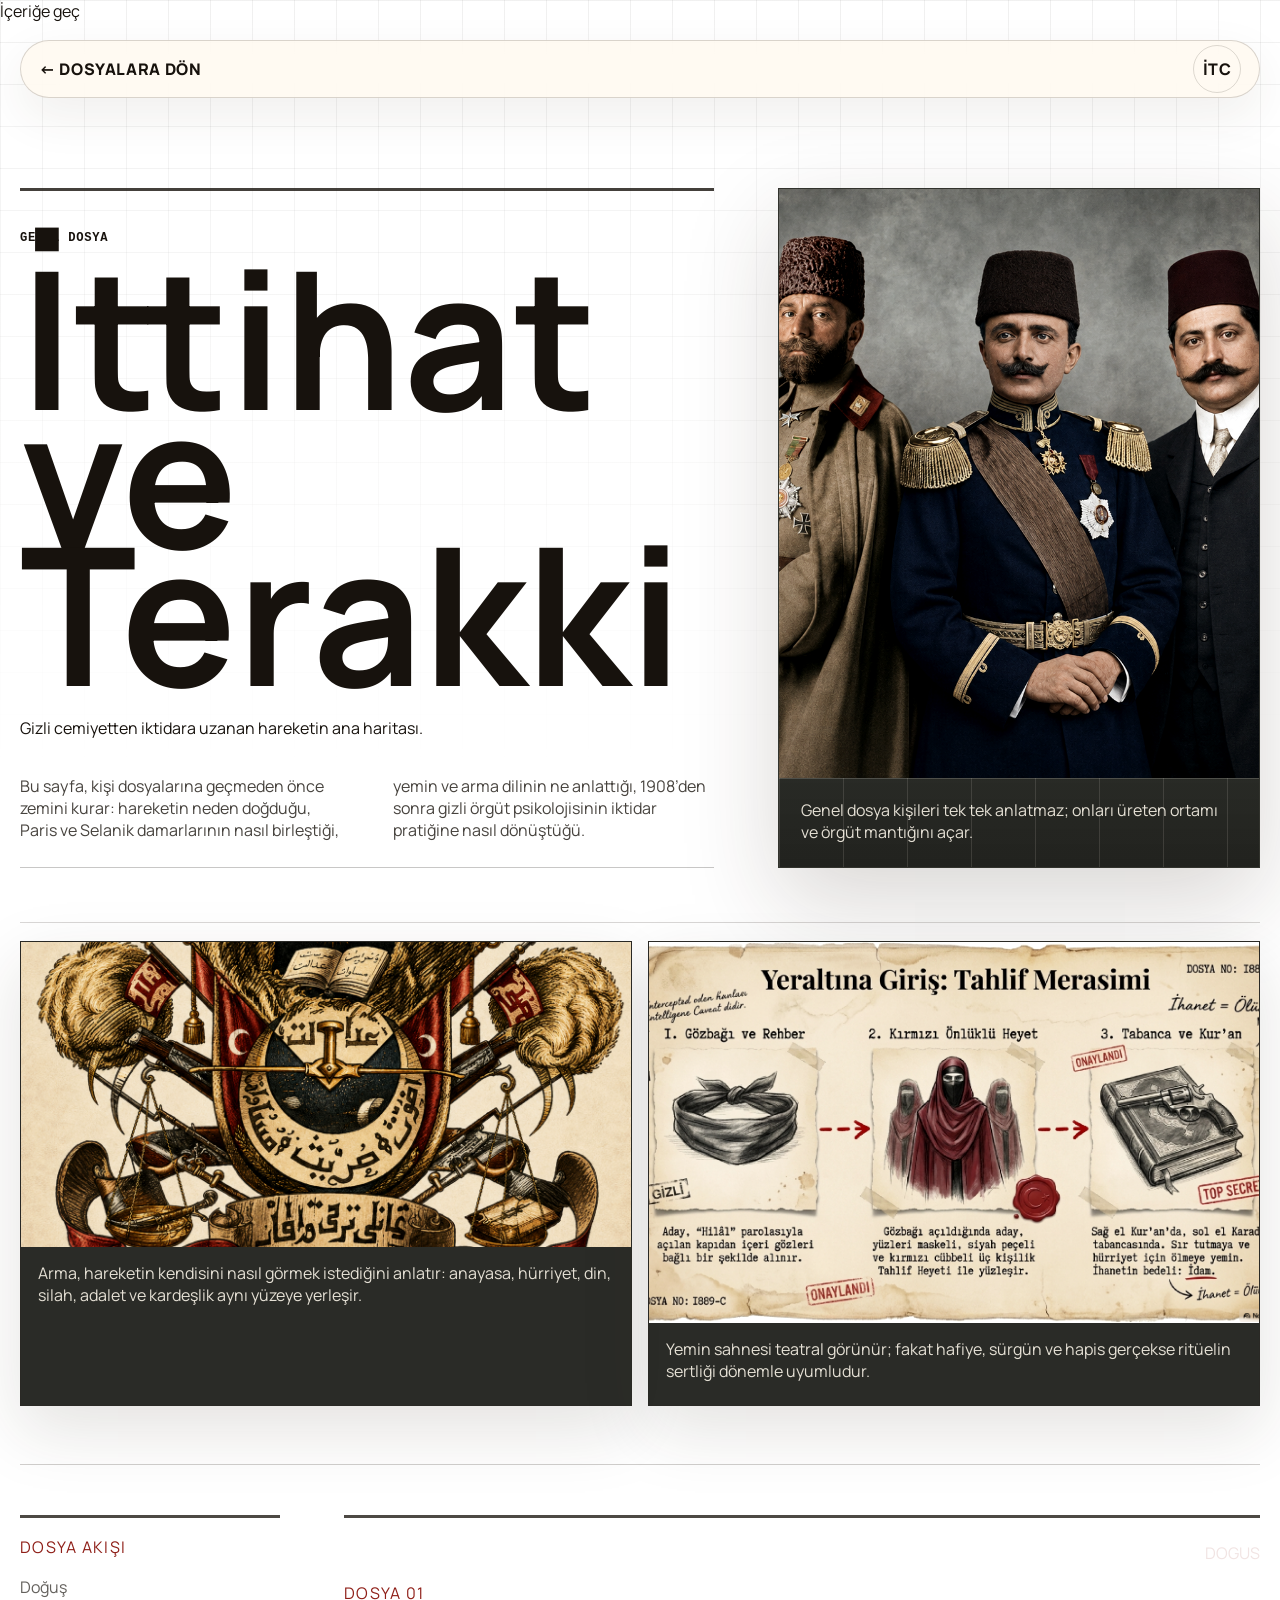
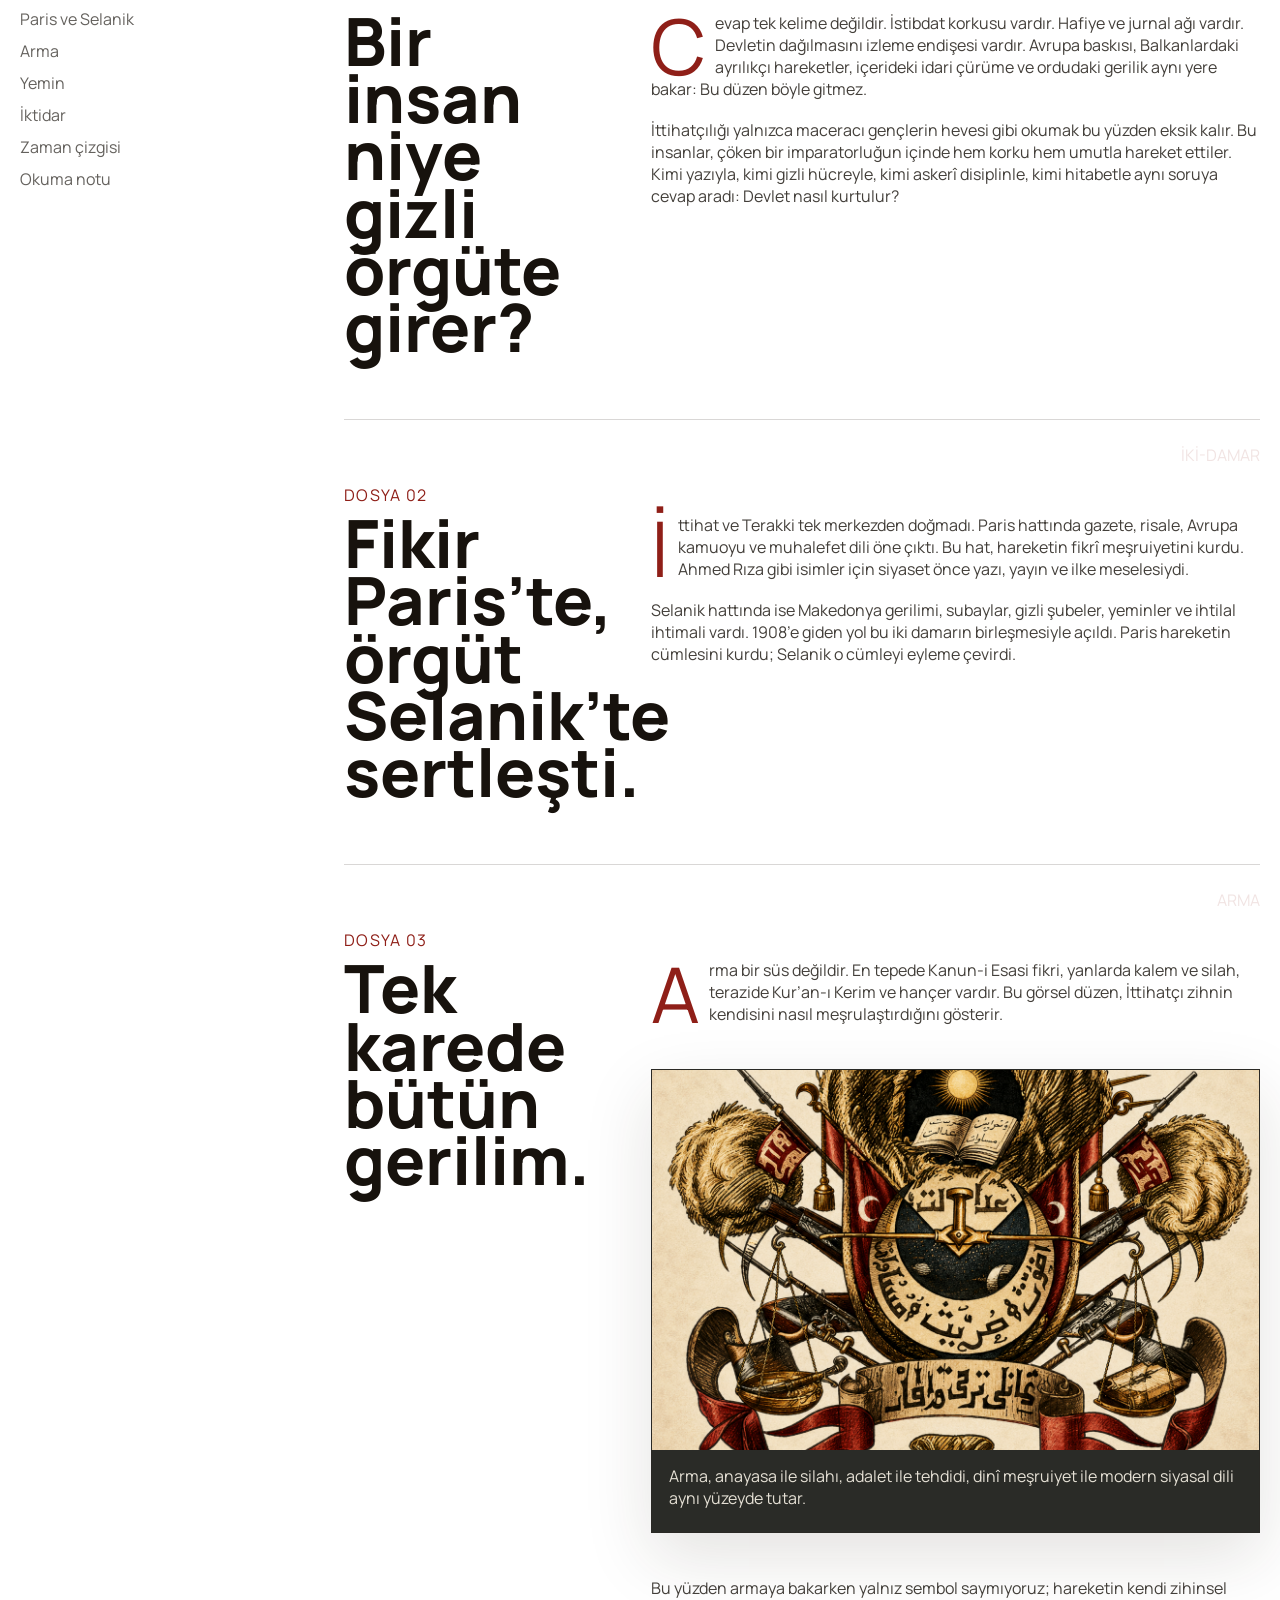
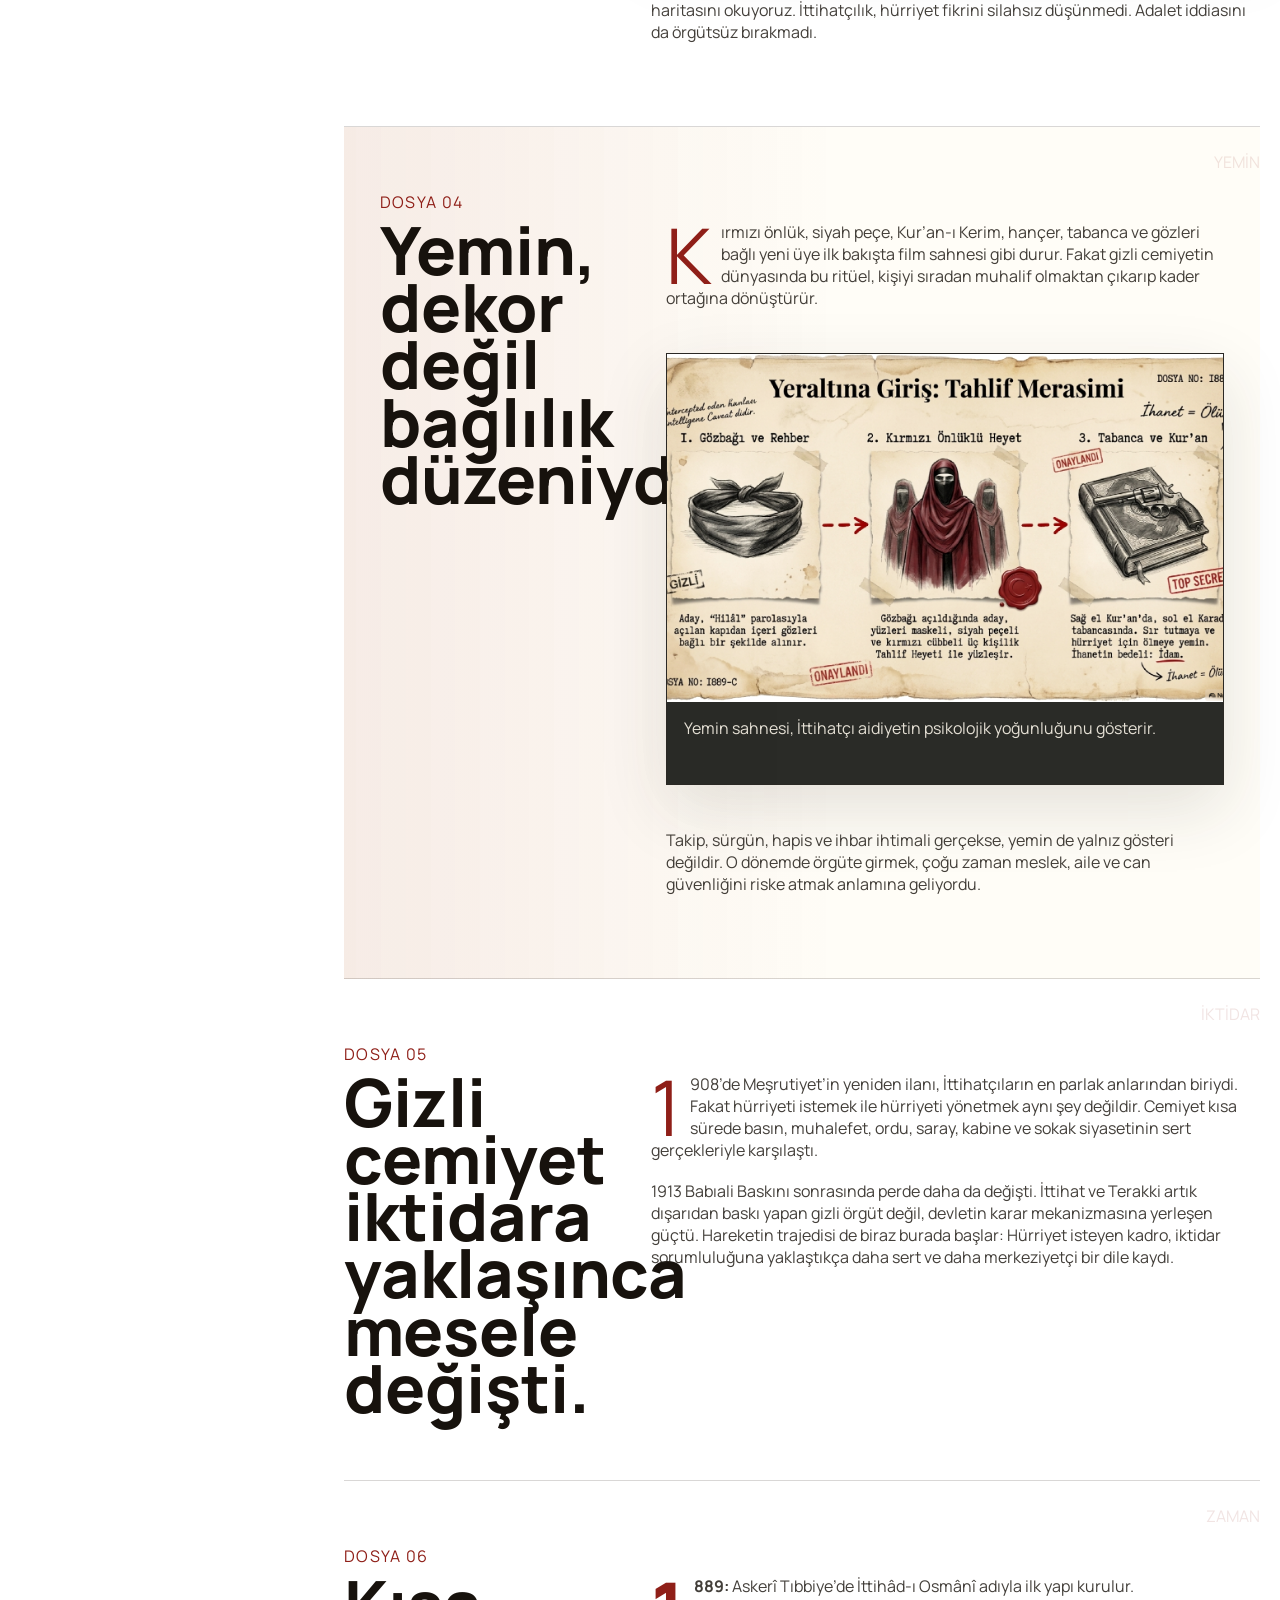
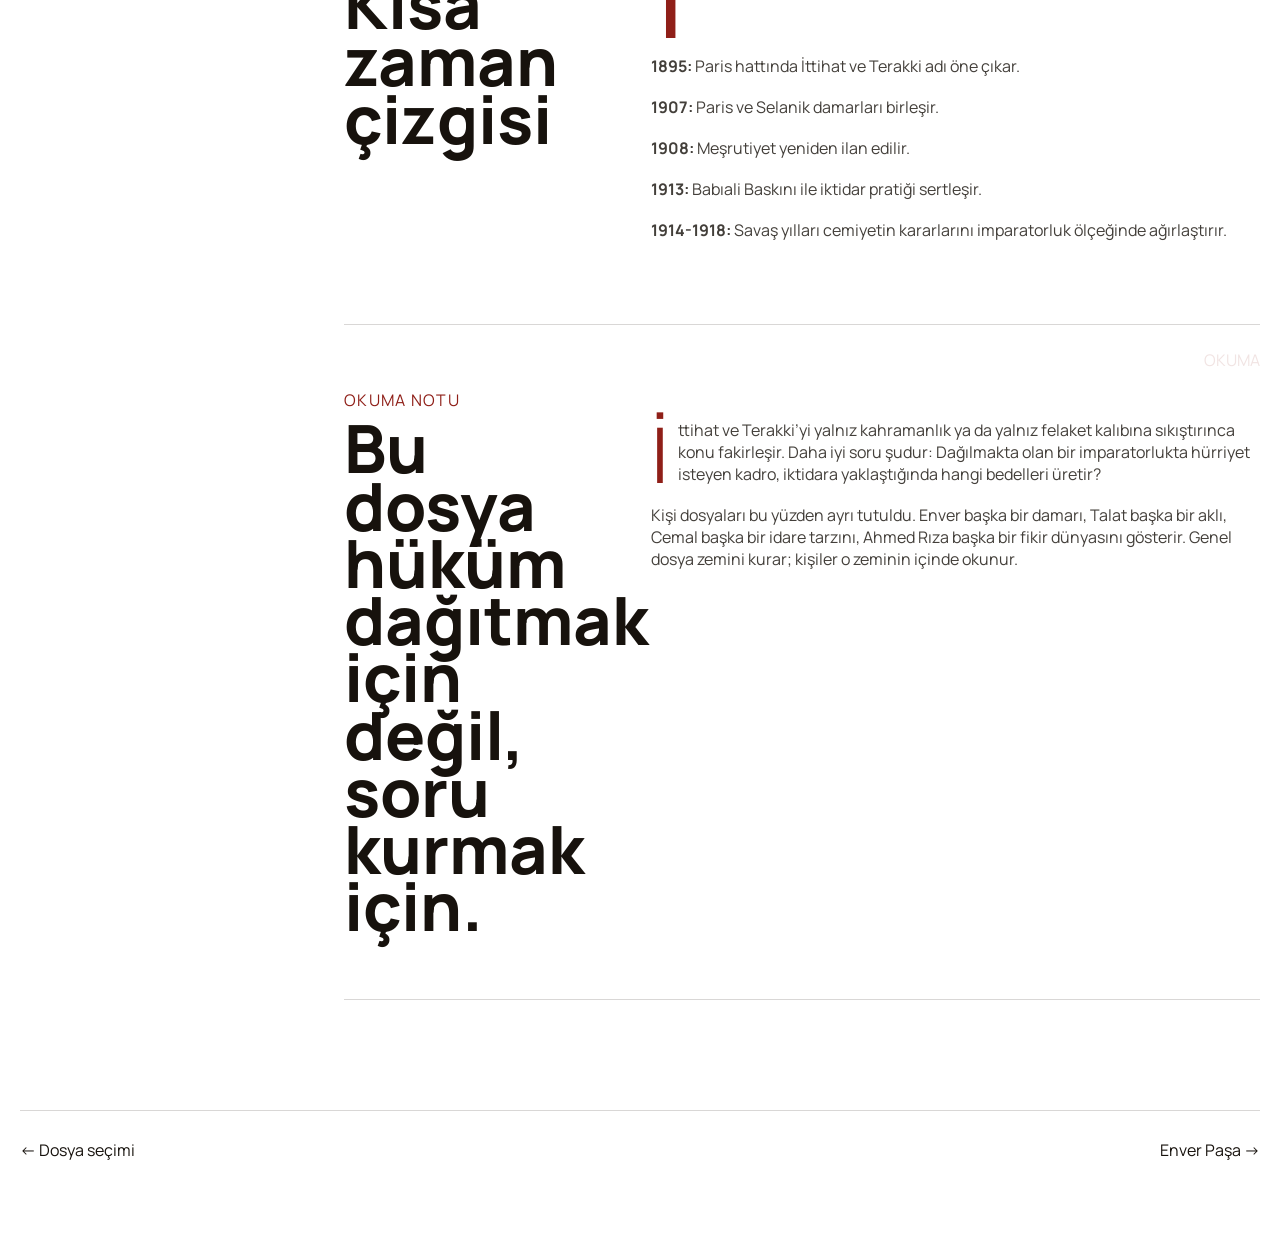
<file: genel-bilgi.html>
<!doctype html>
<html lang="tr">
  <head>
    <meta charset="utf-8">
    <meta name="viewport" content="width=device-width, initial-scale=1">
    <title>&#304;TC Genel Bilgi | &#304;ttihat ve Terakki Dosyas&#305;</title>
    <link rel="preconnect" href="https://fonts.googleapis.com">
    <link rel="preconnect" href="https://fonts.gstatic.com" crossorigin>
    <link href="https://fonts.googleapis.com/css2?family=Fraunces:opsz,wght,SOFT,WONK@9..144,500..900,80,1&family=Manrope:wght@500;700;800&display=swap" rel="stylesheet">
    <link rel="stylesheet" href="styles.css?v=20260610-3">
    <link rel="stylesheet" href="person.css?v=20260610-3">
  </head>
  <body class="bio-page">
    <a class="skip-link" href="#icerik">&#304;&#231;eri&#287;e ge&#231;</a>
    <header class="bio-nav">
      <a href="index.html#dosyalar" class="bio-back">&#8592; Dosyalara d&#246;n</a>
      <a href="index.html#top" class="bio-mark">&#304;TC</a>
    </header>
    <main id="icerik">
      <section class="bio-hero general-hero">
        <div class="bio-hero-copy">
          <p class="eyebrow">Genel Dosya</p>
          <h1>&#304;ttihat ve Terakki</h1>
          <p class="bio-short">Gizli cemiyetten iktidara uzanan hareketin ana haritas&#305;.</p>
          <p class="bio-lead">Bu sayfa, ki&#351;i dosyalar&#305;na ge&#231;meden &#246;nce zemini kurar: hareketin neden do&#287;du&#287;u, Paris ve Selanik damarlar&#305;n&#305;n nas&#305;l birle&#351;ti&#287;i, yemin ve arma dilinin ne anlatt&#305;&#287;&#305;, 1908&#8217;den sonra gizli &#246;rg&#252;t psikolojisinin iktidar prati&#287;ine nas&#305;l d&#246;n&#252;&#351;t&#252;&#287;&#252;.</p>
        </div>
        <figure class="bio-portrait"><img src="assets/it-uclu.png" alt="&#304;ttihat ve Terakki &#252;&#231;l&#252; g&#246;rseli"><figcaption>Genel dosya ki&#351;ileri tek tek anlatmaz; onlar&#305; &#252;reten ortam&#305; ve &#246;rg&#252;t mant&#305;&#287;&#305;n&#305; a&#231;ar.</figcaption></figure>
      </section>
      <section class="bio-opener" aria-label="Arma ve yemin g&#246;rsel notu">
        <div class="bio-inline-media">
          <figure class="bio-inline-figure"><img src="assets/it-arma.png" alt="&#304;ttihat ve Terakki armas&#305;"><figcaption>Arma, hareketin kendisini nas&#305;l g&#246;rmek istedi&#287;ini anlat&#305;r: anayasa, h&#252;rriyet, din, silah, adalet ve karde&#351;lik ayn&#305; y&#252;zeye yerle&#351;ir.</figcaption></figure>
          <figure class="bio-inline-figure"><img src="assets/ihtilal-sayfa-4.png" alt="&#304;htilal dosyas&#305; d&#246;rd&#252;nc&#252; sayfa"><figcaption>Yemin sahnesi teatral g&#246;r&#252;n&#252;r; fakat hafiye, s&#252;rg&#252;n ve hapis ger&#231;ekse rit&#252;elin sertli&#287;i d&#246;nemle uyumludur.</figcaption></figure>
        </div>
      </section>
      <section class="bio-layout">
        <aside class="bio-toc" aria-label="Sayfa b&#246;l&#252;mleri">
          <p>Dosya ak&#305;&#351;&#305;</p><a href="#dogus">Do&#287;u&#351;</a><a href="#iki-damar">Paris ve Selanik</a><a href="#arma">Arma</a><a href="#yemin">Yemin</a><a href="#iktidar">&#304;ktidar</a><a href="#zaman">Zaman &#231;izgisi</a><a href="#okuma">Okuma notu</a>
        </aside>
        <article class="bio-article">
          <section class="bio-section" id="dogus"><p class="bio-kicker">Dosya 01</p><h2>Bir insan niye gizli &#246;rg&#252;te girer?</h2><div class="bio-copy"><p>Cevap tek kelime de&#287;ildir. &#304;stibdat korkusu vard&#305;r. Hafiye ve jurnal a&#287;&#305; vard&#305;r. Devletin da&#287;&#305;lmas&#305;n&#305; izleme endi&#351;esi vard&#305;r. Avrupa bask&#305;s&#305;, Balkanlardaki ayr&#305;l&#305;k&#231;&#305; hareketler, i&#231;erideki idari &#231;&#252;r&#252;me ve ordudaki gerilik ayn&#305; yere bakar: Bu d&#252;zen b&#246;yle gitmez.</p><p>&#304;ttihat&#231;&#305;l&#305;&#287;&#305; yaln&#305;zca macerac&#305; gen&#231;lerin hevesi gibi okumak bu y&#252;zden eksik kal&#305;r. Bu insanlar, &#231;&#246;ken bir imparatorlu&#287;un i&#231;inde hem korku hem umutla hareket ettiler. Kimi yaz&#305;yla, kimi gizli h&#252;creyle, kimi asker&#238; disiplinle, kimi hitabetle ayn&#305; soruya cevap arad&#305;: Devlet nas&#305;l kurtulur?</p></div></section>
          <section class="bio-section" id="iki-damar"><p class="bio-kicker">Dosya 02</p><h2>Fikir Paris&#8217;te, &#246;rg&#252;t Selanik&#8217;te sertle&#351;ti.</h2><div class="bio-copy"><p>&#304;ttihat ve Terakki tek merkezden do&#287;mad&#305;. Paris hatt&#305;nda gazete, risale, Avrupa kamuoyu ve muhalefet dili &#246;ne &#231;&#305;kt&#305;. Bu hat, hareketin fikr&#238; me&#351;ruiyetini kurdu. Ahmed R&#305;za gibi isimler i&#231;in siyaset &#246;nce yaz&#305;, yay&#305;n ve ilke meselesiydi.</p><p>Selanik hatt&#305;nda ise Makedonya gerilimi, subaylar, gizli &#351;ubeler, yeminler ve ihtilal ihtimali vard&#305;. 1908&#8217;e giden yol bu iki damar&#305;n birle&#351;mesiyle a&#231;&#305;ld&#305;. Paris hareketin c&#252;mlesini kurdu; Selanik o c&#252;mleyi eyleme &#231;evirdi.</p></div></section>
          <section class="bio-section has-media" id="arma"><p class="bio-kicker">Dosya 03</p><h2>Tek karede b&#252;t&#252;n gerilim.</h2><div class="bio-copy"><p>Arma bir s&#252;s de&#287;ildir. En tepede Kanun-i Esasi fikri, yanlarda kalem ve silah, terazide Kur&#8217;an-&#305; Kerim ve han&#231;er vard&#305;r. Bu g&#246;rsel d&#252;zen, &#304;ttihat&#231;&#305; zihnin kendisini nas&#305;l me&#351;rula&#351;t&#305;rd&#305;&#287;&#305;n&#305; g&#246;sterir.</p><div class="bio-inline-media"><figure class="bio-inline-figure"><img src="assets/it-arma.png" alt="&#304;ttihat ve Terakki armas&#305;"><figcaption>Arma, anayasa ile silah&#305;, adalet ile tehdidi, din&#238; me&#351;ruiyet ile modern siyasal dili ayn&#305; y&#252;zeyde tutar.</figcaption></figure></div><p>Bu y&#252;zden armaya bakarken yaln&#305;z sembol saym&#305;yoruz; hareketin kendi zihinsel haritas&#305;n&#305; okuyoruz. &#304;ttihat&#231;&#305;l&#305;k, h&#252;rriyet fikrini silahs&#305;z d&#252;&#351;&#252;nmedi. Adalet iddias&#305;n&#305; da &#246;rg&#252;ts&#252;z b&#305;rakmad&#305;.</p></div></section>
          <section class="bio-section has-media" id="yemin"><p class="bio-kicker">Dosya 04</p><h2>Yemin, dekor de&#287;il ba&#287;l&#305;l&#305;k d&#252;zeniydi.</h2><div class="bio-copy"><p>K&#305;rm&#305;z&#305; &#246;nl&#252;k, siyah pe&#231;e, Kur&#8217;an-&#305; Kerim, han&#231;er, tabanca ve g&#246;zleri ba&#287;l&#305; yeni &#252;ye ilk bak&#305;&#351;ta film sahnesi gibi durur. Fakat gizli cemiyetin d&#252;nyas&#305;nda bu rit&#252;el, ki&#351;iyi s&#305;radan muhalif olmaktan &#231;&#305;kar&#305;p kader orta&#287;&#305;na d&#246;n&#252;&#351;t&#252;r&#252;r.</p><div class="bio-inline-media"><figure class="bio-inline-figure"><img src="assets/ihtilal-sayfa-4.png" alt="&#304;htilal dosyas&#305; d&#246;rd&#252;nc&#252; sayfa"><figcaption>Yemin sahnesi, &#304;ttihat&#231;&#305; aidiyetin psikolojik yo&#287;unlu&#287;unu g&#246;sterir.</figcaption></figure></div><p>Takip, s&#252;rg&#252;n, hapis ve ihbar ihtimali ger&#231;ekse, yemin de yaln&#305;z g&#246;steri de&#287;ildir. O d&#246;nemde &#246;rg&#252;te girmek, &#231;o&#287;u zaman meslek, aile ve can g&#252;venli&#287;ini riske atmak anlam&#305;na geliyordu.</p></div></section>
          <section class="bio-section" id="iktidar"><p class="bio-kicker">Dosya 05</p><h2>Gizli cemiyet iktidara yakla&#351;&#305;nca mesele de&#287;i&#351;ti.</h2><div class="bio-copy"><p>1908&#8217;de Me&#351;rutiyet&#8217;in yeniden ilan&#305;, &#304;ttihat&#231;&#305;lar&#305;n en parlak anlar&#305;ndan biriydi. Fakat h&#252;rriyeti istemek ile h&#252;rriyeti y&#246;netmek ayn&#305; &#351;ey de&#287;ildir. Cemiyet k&#305;sa s&#252;rede bas&#305;n, muhalefet, ordu, saray, kabine ve sokak siyasetinin sert ger&#231;ekleriyle kar&#351;&#305;la&#351;t&#305;.</p><p>1913 Bab&#305;ali Bask&#305;n&#305; sonras&#305;nda perde daha da de&#287;i&#351;ti. &#304;ttihat ve Terakki art&#305;k d&#305;&#351;ar&#305;dan bask&#305; yapan gizli &#246;rg&#252;t de&#287;il, devletin karar mekanizmas&#305;na yerle&#351;en g&#252;&#231;t&#252;. Hareketin trajedisi de biraz burada ba&#351;lar: H&#252;rriyet isteyen kadro, iktidar sorumlulu&#287;una yakla&#351;t&#305;k&#231;a daha sert ve daha merkeziyet&#231;i bir dile kayd&#305;.</p></div></section>
          <section class="bio-section" id="zaman"><p class="bio-kicker">Dosya 06</p><h2>K&#305;sa zaman &#231;izgisi</h2><div class="bio-copy timeline-copy"><p><strong>1889:</strong> Asker&#238; T&#305;bbiye&#8217;de &#304;ttih&#226;d-&#305; Osm&#226;n&#238; ad&#305;yla ilk yap&#305; kurulur.</p><p><strong>1895:</strong> Paris hatt&#305;nda &#304;ttihat ve Terakki ad&#305; &#246;ne &#231;&#305;kar.</p><p><strong>1907:</strong> Paris ve Selanik damarlar&#305; birle&#351;ir.</p><p><strong>1908:</strong> Me&#351;rutiyet yeniden ilan edilir.</p><p><strong>1913:</strong> Bab&#305;ali Bask&#305;n&#305; ile iktidar prati&#287;i sertle&#351;ir.</p><p><strong>1914-1918:</strong> Sava&#351; y&#305;llar&#305; cemiyetin kararlar&#305;n&#305; imparatorluk &#246;l&#231;e&#287;inde a&#287;&#305;rla&#351;t&#305;r&#305;r.</p></div></section>
          <section class="bio-section" id="okuma"><p class="bio-kicker">Okuma notu</p><h2>Bu dosya h&#252;k&#252;m da&#287;&#305;tmak i&#231;in de&#287;il, soru kurmak i&#231;in.</h2><div class="bio-copy"><p>&#304;ttihat ve Terakki&#8217;yi yaln&#305;z kahramanl&#305;k ya da yaln&#305;z felaket kal&#305;b&#305;na s&#305;k&#305;&#351;t&#305;r&#305;nca konu fakirle&#351;ir. Daha iyi soru &#351;udur: Da&#287;&#305;lmakta olan bir imparatorlukta h&#252;rriyet isteyen kadro, iktidara yakla&#351;t&#305;&#287;&#305;nda hangi bedelleri &#252;retir?</p><p>Ki&#351;i dosyalar&#305; bu y&#252;zden ayr&#305; tutuldu. Enver ba&#351;ka bir damar&#305;, Talat ba&#351;ka bir akl&#305;, Cemal ba&#351;ka bir idare tarz&#305;n&#305;, Ahmed R&#305;za ba&#351;ka bir fikir d&#252;nyas&#305;n&#305; g&#246;sterir. Genel dosya zemini kurar; ki&#351;iler o zeminin i&#231;inde okunur.</p></div></section>
        </article>
      </section>
      <nav class="bio-next" aria-label="Di&#287;er dosyalar"><a href="index.html#dosyalar">&#8592; Dosya se&#231;imi</a><a href="kisiler/enver.html">Enver Pa&#351;a &#8594;</a></nav>
    </main>
  </body>
</html>
</file>
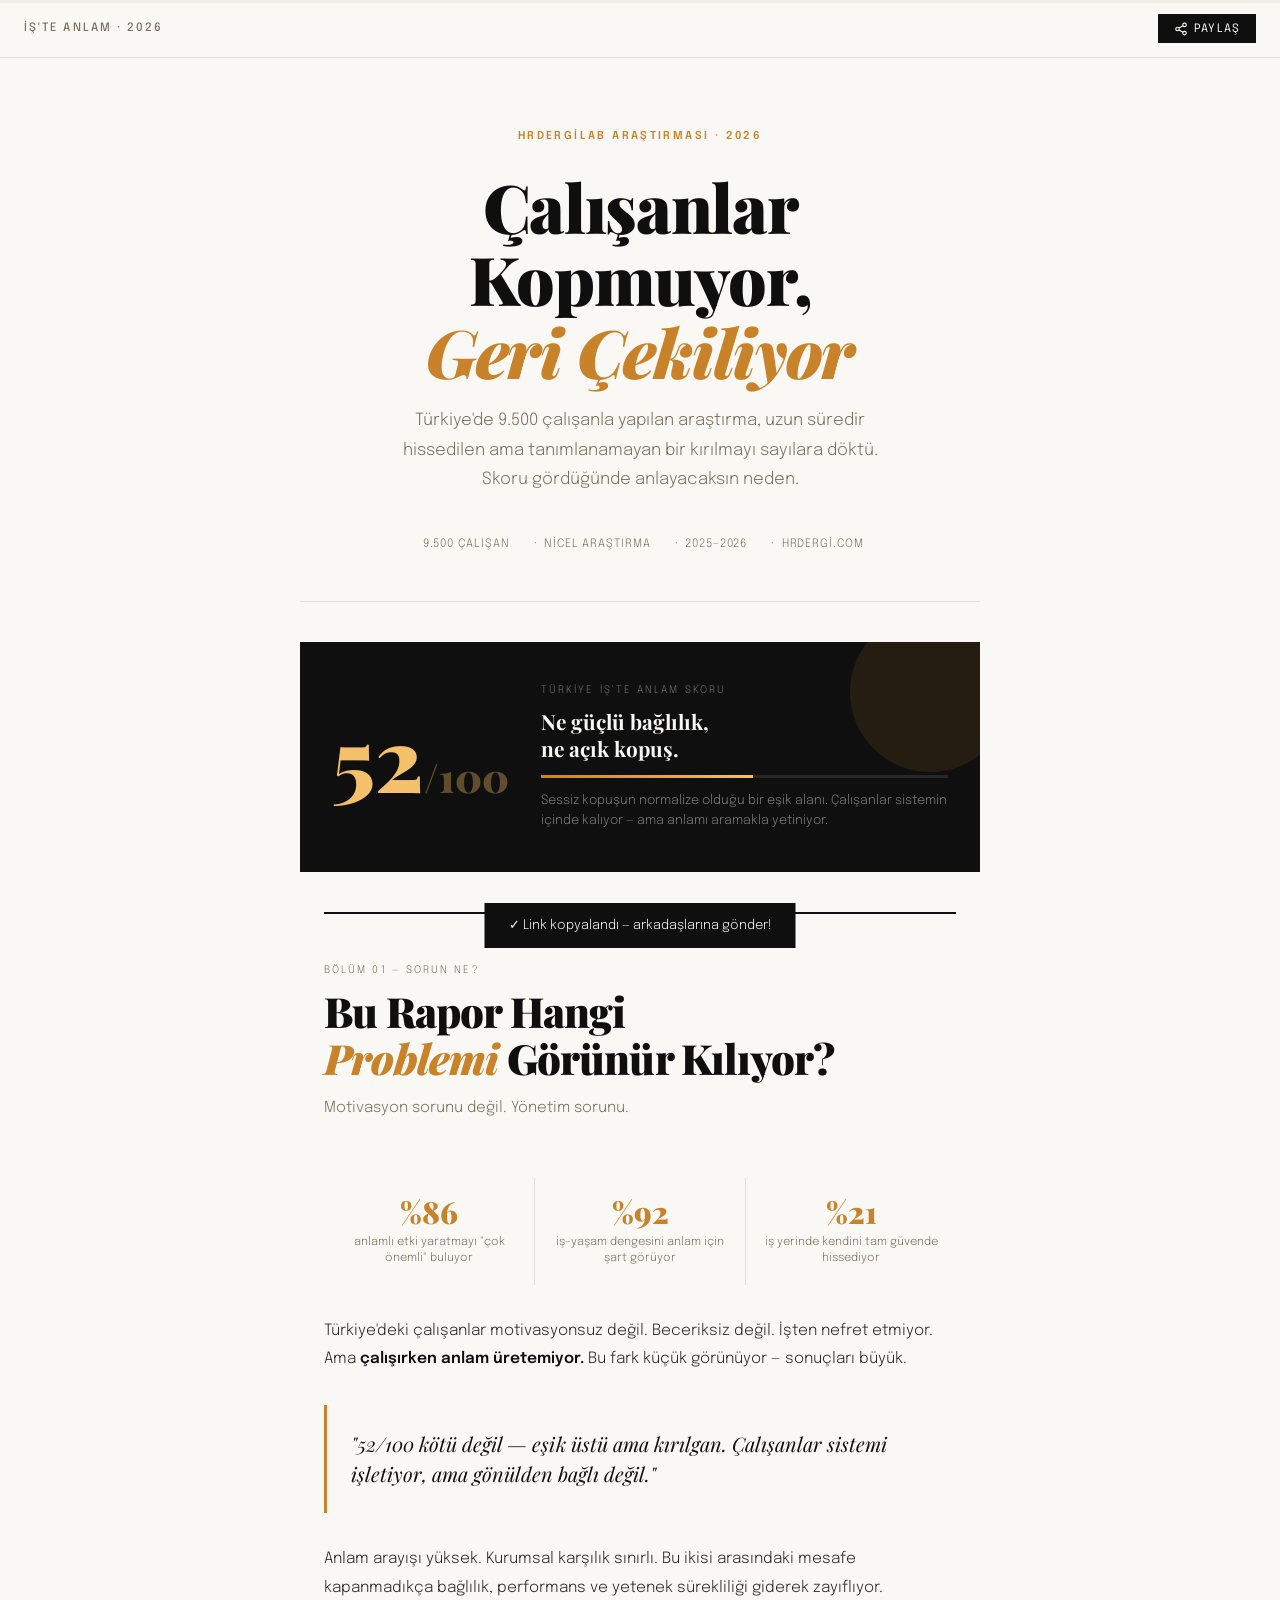
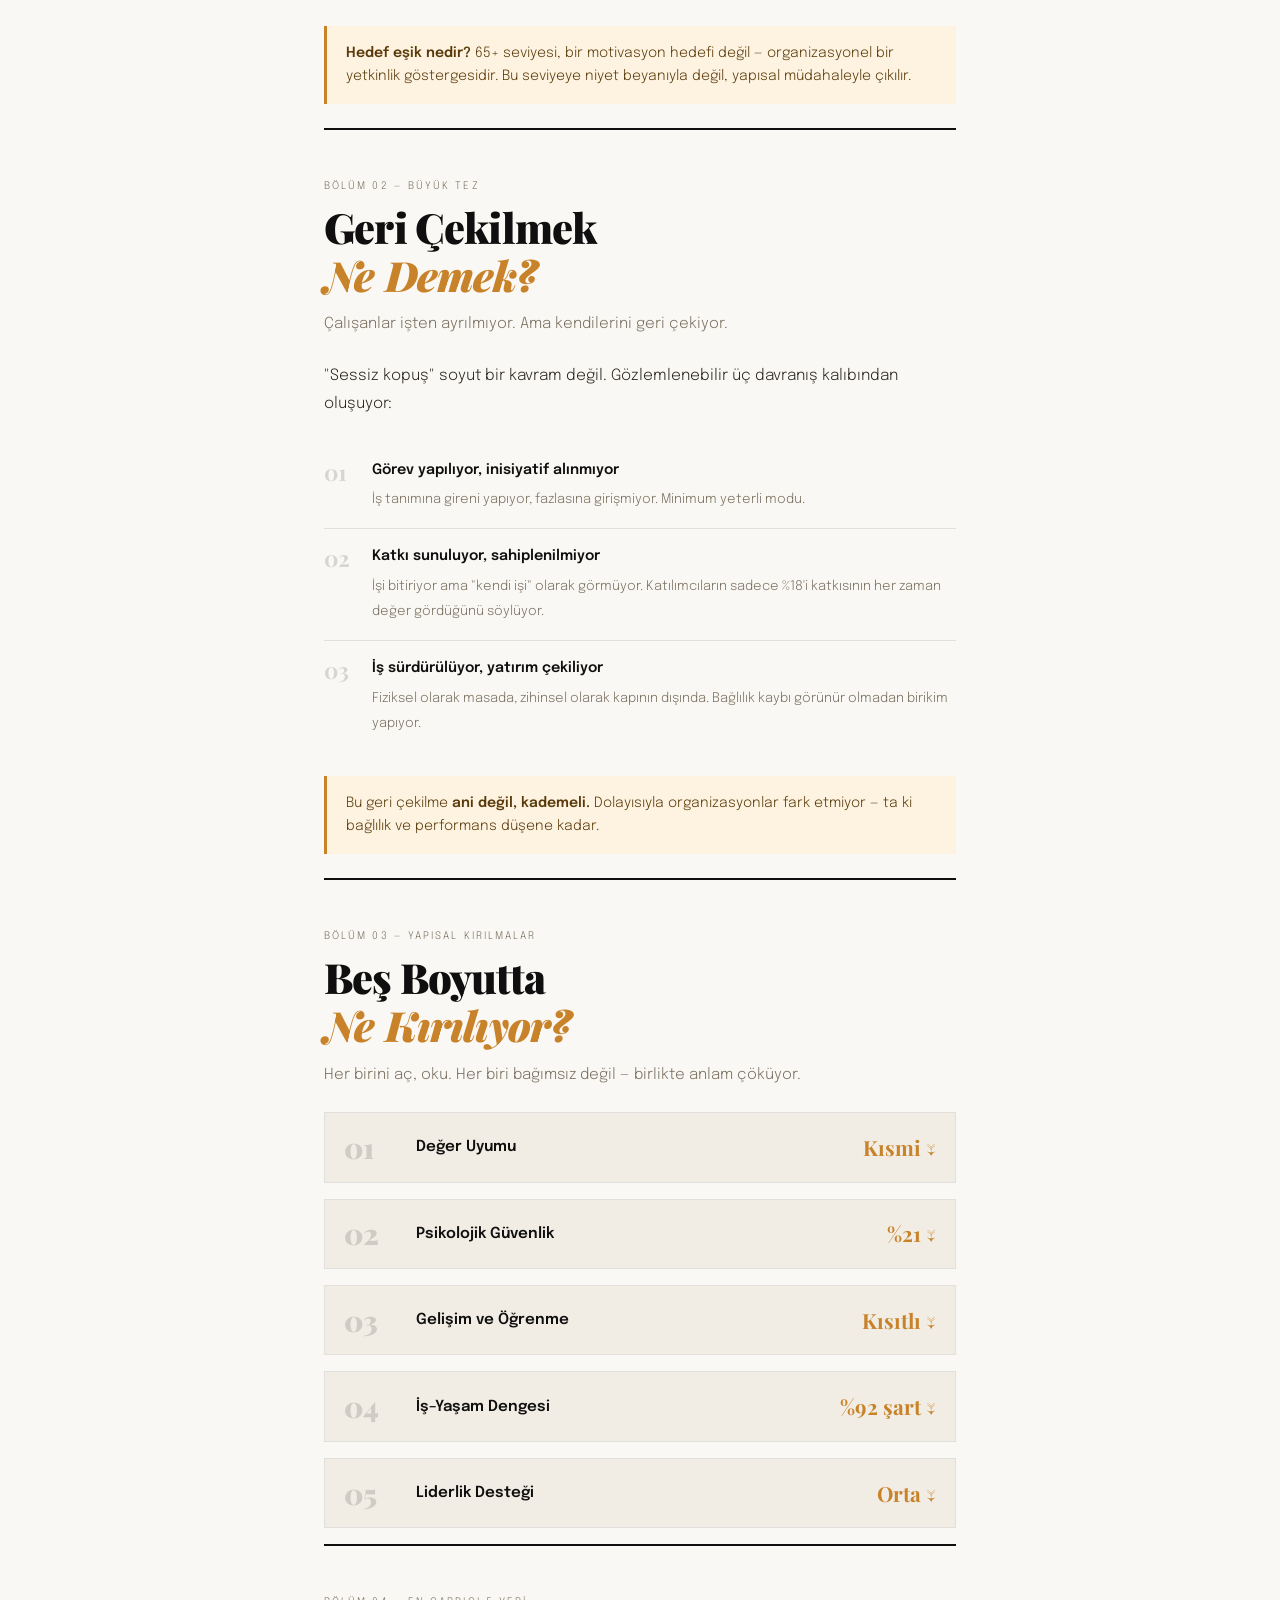
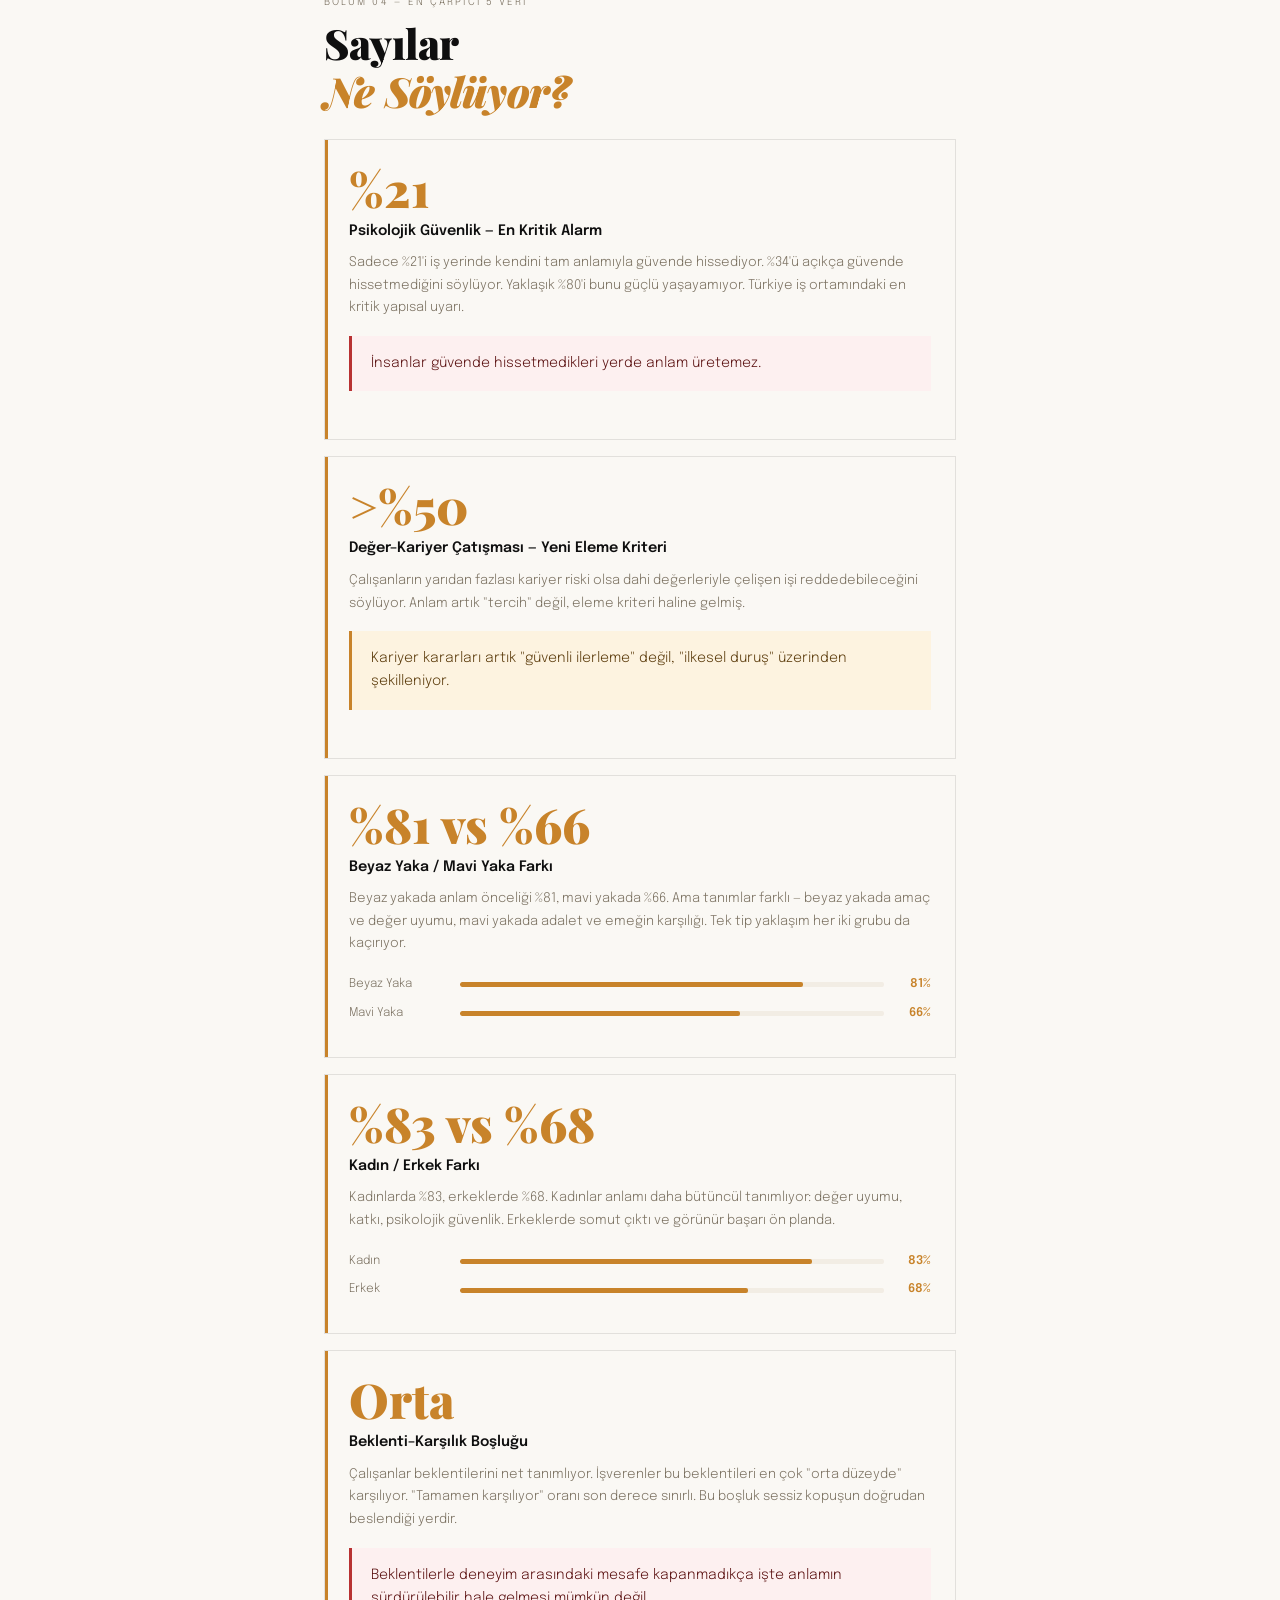
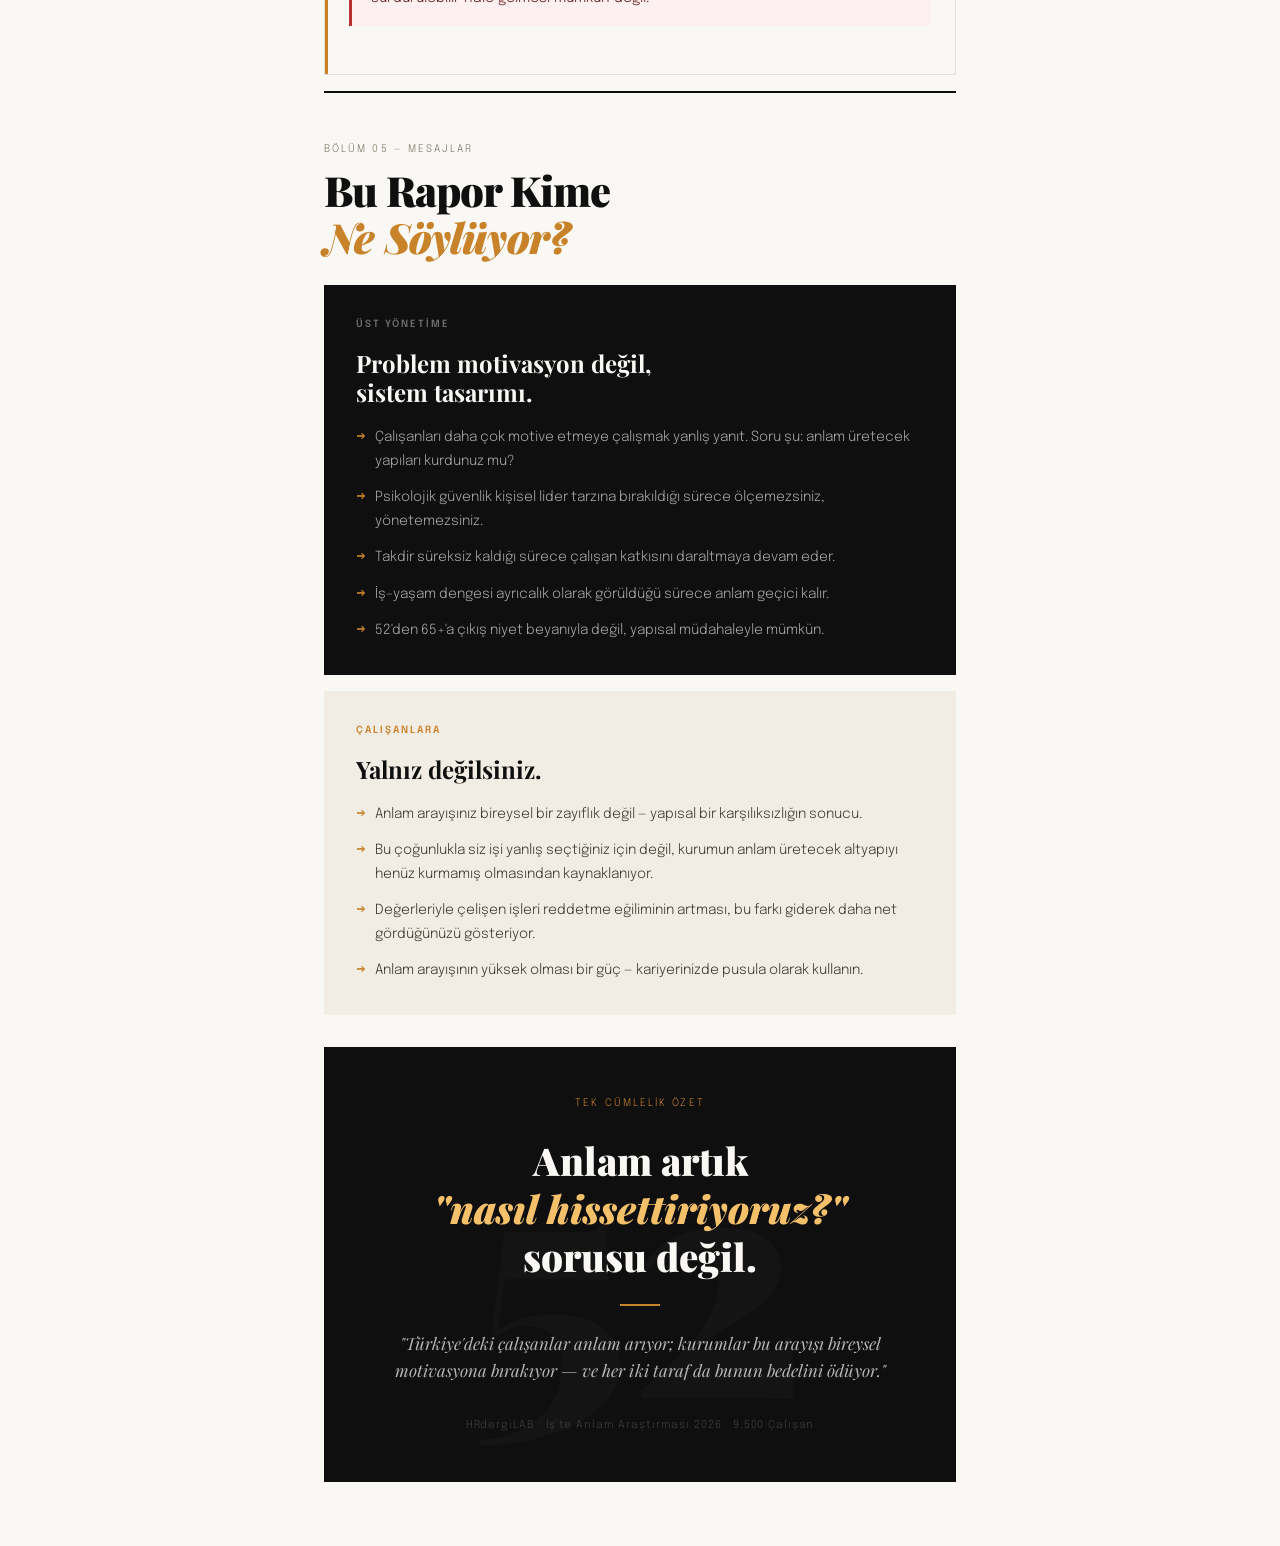
<file: index.html.html>
<!DOCTYPE html>
<html lang="tr">
<head>
<meta charset="UTF-8">
<meta name="viewport" content="width=device-width, initial-scale=1.0">
<meta name="description" content="Türkiye'de 9.500 çalışanla yapılan İş'te Anlam Araştırması 2026 — Kopuş eşiğinde bir çalışma deneyimi">
<title>İş'te Anlam 2026 · Bunu Okuman Lazım</title>
<link href="https://fonts.googleapis.com/css2?family=Playfair+Display:ital,wght@0,700;0,900;1,700&family=Epilogue:wght@300;400;500;600&display=swap" rel="stylesheet">
<style>
:root {
  --ink: #0f0f0f;
  --paper: #faf8f4;
  --cream: #f2ede4;
  --amber: #c8832a;
  --amber-light: #f5c06a;
  --amber-pale: #fdf3e0;
  --red: #b83232;
  --green: #2a7a4b;
  --muted: #7a7060;
  --border: rgba(15,15,15,0.1);
}

* { margin:0; padding:0; box-sizing:border-box; }
html { scroll-behavior: smooth; }

body {
  background: var(--paper);
  color: var(--ink);
  font-family: 'Epilogue', sans-serif;
  font-weight: 300;
  line-height: 1.6;
  -webkit-font-smoothing: antialiased;
}

/* ─── READING PROGRESS ─── */
#rp {
  position: fixed; top:0; left:0; right:0; height:3px; z-index:999;
  background: var(--cream);
}
#rp-bar {
  height:100%; width:0%;
  background: linear-gradient(90deg, var(--amber), var(--amber-light));
  transition: width 0.08s linear;
}

/* ─── STICKY NAV ─── */
.topbar {
  position: sticky; top:0; z-index:100;
  background: rgba(250,248,244,0.95);
  backdrop-filter: blur(8px);
  border-bottom: 1px solid var(--border);
  padding: 0.9rem 1.5rem;
  display: flex; align-items: center; justify-content: space-between;
}
.topbar-brand {
  font-size: 0.72rem; letter-spacing: 0.18em; text-transform: uppercase;
  color: var(--muted); font-weight: 500;
}
.topbar-share {
  background: var(--ink); color: var(--paper);
  border: none; cursor: pointer;
  font-family: 'Epilogue', sans-serif;
  font-size: 0.72rem; letter-spacing: 0.1em; text-transform: uppercase;
  padding: 0.45rem 1rem;
  display: flex; align-items: center; gap: 0.4rem;
  transition: background 0.2s;
}
.topbar-share:hover { background: var(--amber); }
.topbar-share svg { width:14px; height:14px; }

/* ─── HERO ─── */
.hero {
  padding: 4rem 1.5rem 3rem;
  max-width: 680px; margin: 0 auto;
  text-align: center;
  border-bottom: 1px solid var(--border);
}
.hero-kicker {
  display: inline-block;
  font-size: 0.68rem; letter-spacing: 0.22em; text-transform: uppercase;
  color: var(--amber); font-weight: 600;
  margin-bottom: 1.5rem;
}
.hero-title {
  font-family: 'Playfair Display', serif;
  font-size: clamp(2.4rem, 8vw, 4.2rem);
  font-weight: 900;
  line-height: 1.08;
  margin-bottom: 1.2rem;
  letter-spacing: -0.02em;
}
.hero-title em { font-style: italic; color: var(--amber); }
.hero-deck {
  font-size: 1.05rem; color: var(--muted);
  max-width: 520px; margin: 0 auto 2.5rem;
  line-height: 1.75;
}
.hero-meta {
  display: flex; align-items: center; justify-content: center;
  gap: 1.5rem; flex-wrap: wrap;
  font-size: 0.72rem; letter-spacing: 0.08em; text-transform: uppercase;
  color: var(--muted);
}
.hero-meta span { display: flex; align-items: center; gap: 0.4rem; }
.hero-meta span::before { content:'·'; }
.hero-meta span:first-child::before { content:''; }

/* ─── SCORE HERO BLOCK ─── */
.score-block {
  margin: 2.5rem 1.5rem;
  max-width: 680px; margin-left: auto; margin-right: auto;
  background: var(--ink);
  color: var(--paper);
  padding: 2.5rem 2rem;
  display: grid; grid-template-columns: auto 1fr; gap: 2rem; align-items: center;
  position: relative; overflow: hidden;
}
.score-block::before {
  content: '';
  position: absolute; right: -30px; top: -30px;
  width: 160px; height: 160px; border-radius: 50%;
  background: rgba(200,131,42,0.12);
}
.score-num {
  font-family: 'Playfair Display', serif;
  font-size: 5.5rem; font-weight: 900;
  color: var(--amber-light);
  line-height: 1;
}
.score-denom { font-size: 2.5rem; opacity: 0.35; }
.score-right {}
.score-label {
  font-size: 0.65rem; letter-spacing: 0.2em; text-transform: uppercase;
  color: rgba(255,255,255,0.4); margin-bottom: 0.6rem;
}
.score-headline {
  font-family: 'Playfair Display', serif;
  font-size: 1.3rem; font-weight: 700;
  color: var(--paper); margin-bottom: 0.8rem;
  line-height: 1.3;
}
.score-bar-track {
  height: 3px; background: rgba(255,255,255,0.1); margin-bottom: 0.8rem;
}
.score-bar-fill {
  height: 100%; width: 0%;
  background: linear-gradient(90deg, var(--amber), var(--amber-light));
  transition: width 1.4s cubic-bezier(0.22,1,0.36,1);
}
.score-caption { font-size: 0.8rem; color: rgba(255,255,255,0.45); line-height: 1.6; }

/* ─── CONTAINER ─── */
.container { max-width: 680px; margin: 0 auto; padding: 0 1.5rem; }

/* ─── SECTION HEADER ─── */
.sec-header {
  padding: 3rem 0 1.5rem;
  border-top: 2px solid var(--ink);
}
.sec-num {
  font-size: 0.65rem; letter-spacing: 0.2em; text-transform: uppercase;
  color: var(--muted); margin-bottom: 0.5rem;
}
.sec-title {
  font-family: 'Playfair Display', serif;
  font-size: clamp(1.7rem, 5vw, 2.6rem);
  font-weight: 900; line-height: 1.15;
  letter-spacing: -0.02em;
}
.sec-title em { font-style: italic; color: var(--amber); }
.sec-lead {
  font-size: 0.95rem; color: var(--muted);
  margin-top: 0.8rem; line-height: 1.75;
}

/* ─── PULL QUOTE ─── */
.pullquote {
  margin: 2rem 0;
  padding: 1.5rem 0 1.5rem 1.5rem;
  border-left: 3px solid var(--amber);
  font-family: 'Playfair Display', serif;
  font-size: 1.25rem; font-style: italic;
  line-height: 1.5; color: var(--ink);
}

/* ─── STAT PILL ROW ─── */
.stat-row {
  display: grid; grid-template-columns: repeat(3, 1fr);
  gap: 1px; background: var(--border);
  margin: 2rem 0;
}
.stat-cell {
  background: var(--paper);
  padding: 1.2rem 1rem;
  text-align: center;
}
.stat-val {
  font-family: 'Playfair Display', serif;
  font-size: 1.9rem; font-weight: 900; color: var(--amber);
  display: block; line-height: 1;
}
.stat-lbl { font-size: 0.72rem; color: var(--muted); margin-top: 0.4rem; line-height: 1.4; }

/* ─── BODY TEXT ─── */
.body-text {
  font-size: 0.97rem; line-height: 1.82;
  color: #2a2520;
  margin-bottom: 1.2rem;
}
.body-text strong { font-weight: 600; color: var(--ink); }

/* ─── ALERT BOX ─── */
.alert {
  background: var(--amber-pale);
  border-left: 3px solid var(--amber);
  padding: 1rem 1.2rem;
  margin: 1.5rem 0;
  font-size: 0.88rem; line-height: 1.65;
  color: #5a3a0a;
}
.alert-red {
  background: #fdf0f0;
  border-left-color: var(--red);
  color: #5a1010;
}
.alert-green {
  background: #f0faf4;
  border-left-color: var(--green);
  color: #0f3a20;
}
.alert strong { font-weight: 600; }

/* ─── 5 BREAKS ─── */
.break-card {
  border: 1px solid var(--border);
  margin-bottom: 1rem;
  overflow: hidden;
}
.break-card-head {
  display: grid; grid-template-columns: 56px 1fr auto;
  align-items: center; gap: 1rem;
  padding: 1.1rem 1.2rem;
  background: var(--cream);
  cursor: pointer;
  user-select: none;
  transition: background 0.2s;
}
.break-card-head:hover { background: #ede8de; }
.break-card-num {
  font-family: 'Playfair Display', serif;
  font-size: 1.8rem; font-weight: 900;
  color: rgba(15,15,15,0.15);
  line-height: 1;
}
.break-card-title { font-size: 0.95rem; font-weight: 600; }
.break-card-metric {
  font-family: 'Playfair Display', serif;
  font-size: 1.3rem; font-weight: 700;
  color: var(--amber); white-space: nowrap;
}
.break-card-body {
  display: none; padding: 1.2rem 1.2rem 1.5rem;
  border-top: 1px solid var(--border);
}
.break-card-body.open { display: block; }
.break-body-grid { display: grid; grid-template-columns: 1fr; gap: 1rem; }
@media(min-width:520px) { .break-body-grid { grid-template-columns: 1fr 1fr; } }
.break-body-col {}
.break-col-head {
  font-size: 0.62rem; letter-spacing: 0.15em; text-transform: uppercase;
  color: var(--muted); margin-bottom: 0.6rem; font-weight: 600;
}
.break-col-text {
  font-size: 0.85rem; line-height: 1.72; color: #3a3328;
}
.risk-chip {
  display: inline-block; margin-top: 0.8rem;
  background: #fdf0f0; color: var(--red);
  font-size: 0.75rem; padding: 0.35rem 0.8rem;
  font-weight: 500;
}

/* ─── DATA CARDS ─── */
.data-card {
  border: 1px solid var(--border);
  padding: 1.5rem;
  margin-bottom: 1rem;
  position: relative;
}
.data-card::before {
  content: '';
  position: absolute; top:0; left:0; bottom:0; width:3px;
  background: var(--amber);
}
.data-big {
  font-family: 'Playfair Display', serif;
  font-size: 3rem; font-weight: 900; color: var(--amber);
  line-height: 1; margin-bottom: 0.5rem;
}
.data-title { font-size: 0.9rem; font-weight: 600; margin-bottom: 0.6rem; }
.data-body { font-size: 0.83rem; color: var(--muted); line-height: 1.7; }

/* ─── COMPARE BARS ─── */
.compare-wrap { margin-top: 1.2rem; }
.compare-row {
  display: grid; grid-template-columns: 100px 1fr 36px;
  align-items: center; gap: 0.7rem; margin-bottom: 0.6rem;
}
.compare-lbl { font-size: 0.75rem; color: var(--muted); }
.compare-track { height: 5px; background: var(--cream); border-radius: 2px; overflow: hidden; }
.compare-fill {
  height: 100%; width: 0%; background: var(--amber);
  border-radius: 2px;
  transition: width 1.2s cubic-bezier(0.22,1,0.36,1);
}
.compare-pct { font-size: 0.75rem; font-weight: 600; color: var(--amber); text-align: right; }

/* ─── BEHAVIOR LIST ─── */
.behavior-list { margin: 1.5rem 0; }
.b-item {
  display: grid; grid-template-columns: 32px 1fr;
  gap: 1rem; padding: 1rem 0;
  border-bottom: 1px solid var(--border);
}
.b-item:last-child { border-bottom: none; }
.b-n {
  font-family: 'Playfair Display', serif;
  font-size: 1.4rem; font-weight: 700; color: rgba(15,15,15,0.15);
  line-height: 1.2;
}
.b-strong { font-size: 0.9rem; font-weight: 600; display: block; margin-bottom: 0.3rem; }
.b-text { font-size: 0.83rem; color: var(--muted); line-height: 1.65; }

/* ─── MESSAGES ─── */
.msg-block {
  padding: 2rem;
  margin-bottom: 1rem;
}
.msg-block-dark { background: var(--ink); color: var(--paper); }
.msg-block-light { background: var(--cream); }
.msg-label {
  font-size: 0.62rem; letter-spacing: 0.2em; text-transform: uppercase;
  margin-bottom: 1rem; font-weight: 600;
}
.msg-block-dark .msg-label { color: rgba(255,255,255,0.4); }
.msg-block-light .msg-label { color: var(--amber); }
.msg-title {
  font-family: 'Playfair Display', serif;
  font-size: 1.5rem; font-weight: 700; line-height: 1.2;
  margin-bottom: 1.2rem;
}
.msg-list { list-style: none; display: flex; flex-direction: column; gap: 0.8rem; }
.msg-list li {
  font-size: 0.87rem; line-height: 1.7;
  padding-left: 1.2rem; position: relative;
}
.msg-list li::before {
  content: '→'; position: absolute; left: 0;
  color: var(--amber); font-weight: 600;
}
.msg-block-dark .msg-list li { color: rgba(255,255,255,0.65); }
.msg-block-light .msg-list li { color: #3a3328; }

/* ─── FINALE ─── */
.finale {
  margin: 2rem 0 4rem;
  padding: 3rem 1.5rem;
  background: var(--ink);
  text-align: center;
  position: relative; overflow: hidden;
}
.finale::before {
  content: '52';
  position: absolute;
  font-family: 'Playfair Display', serif;
  font-size: 20rem; font-weight: 900;
  color: rgba(255,255,255,0.02);
  top: 50%; left: 50%;
  transform: translate(-50%, -50%);
  white-space: nowrap; pointer-events: none;
}
.finale-kicker {
  font-size: 0.65rem; letter-spacing: 0.2em; text-transform: uppercase;
  color: var(--amber); margin-bottom: 1.5rem;
}
.finale-title {
  font-family: 'Playfair Display', serif;
  font-size: clamp(1.4rem, 5vw, 2.4rem); font-weight: 900;
  color: var(--paper); line-height: 1.25;
  margin-bottom: 1.5rem;
}
.finale-title em { font-style: italic; color: var(--amber-light); }
.finale-rule { width: 40px; height: 2px; background: var(--amber); margin: 0 auto 1.5rem; }
.finale-quote {
  font-family: 'Playfair Display', serif;
  font-style: italic; font-size: 1.05rem; line-height: 1.65;
  color: rgba(255,255,255,0.7); max-width: 520px; margin: 0 auto;
}
.finale-source {
  margin-top: 2rem;
  font-size: 0.68rem; letter-spacing: 0.08em;
  color: rgba(255,255,255,0.2);
}

/* ─── DIVIDER ─── */
.divider {
  border: none; border-top: 1px solid var(--border);
  margin: 2rem 0;
}

/* ─── TOAST ─── */
#toast {
  position: fixed; bottom: 2rem; left: 50%; transform: translateX(-50%) translateY(80px);
  background: var(--ink); color: var(--paper);
  padding: 0.75rem 1.5rem; font-size: 0.82rem;
  z-index: 9999; transition: transform 0.3s ease;
  pointer-events: none;
}
#toast.show { transform: translateX(-50%) translateY(0); }

/* ─── ANIMATIONS ─── */
.reveal { opacity:0; transform: translateY(20px); transition: opacity 0.6s ease, transform 0.6s ease; }
.reveal.on { opacity:1; transform: translateY(0); }

/* ─── MOBILE TWEAKS ─── */
@media(max-width: 480px) {
  .score-block { grid-template-columns: 1fr; text-align: center; }
  .score-num { font-size: 4rem; }
  .stat-row { grid-template-columns: 1fr 1fr; }
  .stat-row .stat-cell:last-child { grid-column: span 2; }
}
</style>
</head>
<body>

<div id="rp"><div id="rp-bar"></div></div>

<!-- NAV -->
<div class="topbar">
  <div class="topbar-brand">İş'te Anlam · 2026</div>
  <button class="topbar-share" onclick="shareOrCopy()">
    <svg viewBox="0 0 24 24" fill="none" stroke="currentColor" stroke-width="2">
      <circle cx="18" cy="5" r="3"/><circle cx="6" cy="12" r="3"/><circle cx="18" cy="19" r="3"/>
      <line x1="8.59" y1="13.51" x2="15.42" y2="17.49"/><line x1="15.41" y1="6.51" x2="8.59" y2="10.49"/>
    </svg>
    Paylaş
  </button>
</div>

<!-- HERO -->
<div class="hero reveal">
  <span class="hero-kicker">HRdergiLAB Araştırması · 2026</span>
  <h1 class="hero-title">Çalışanlar Kopmuyor,<br><em>Geri Çekiliyor</em></h1>
  <p class="hero-deck">
    Türkiye'de 9.500 çalışanla yapılan araştırma, uzun süredir hissedilen ama tanımlanamayan bir kırılmayı sayılara döktü. Skoru gördüğünde anlayacaksın neden.
  </p>
  <div class="hero-meta">
    <span>9.500 Çalışan</span>
    <span>Nicel Araştırma</span>
    <span>2025–2026</span>
    <span>hrdergi.com</span>
  </div>
</div>

<!-- SCORE -->
<div class="score-block reveal">
  <div class="score-num">52<span class="score-denom">/100</span></div>
  <div class="score-right">
    <div class="score-label">Türkiye İş'te Anlam Skoru</div>
    <div class="score-headline">Ne güçlü bağlılık,<br>ne açık kopuş.</div>
    <div class="score-bar-track"><div class="score-bar-fill" id="sbar"></div></div>
    <div class="score-caption">Sessiz kopuşun normalize olduğu bir eşik alanı. Çalışanlar sistemin içinde kalıyor — ama anlamı aramakla yetiniyor.</div>
  </div>
</div>

<!-- BÖLÜM 1: SORUN -->
<div class="container">
  <div class="sec-header reveal">
    <div class="sec-num">Bölüm 01 — Sorun Ne?</div>
    <h2 class="sec-title">Bu Rapor Hangi<br><em>Problemi</em> Görünür Kılıyor?</h2>
    <p class="sec-lead">Motivasyon sorunu değil. Yönetim sorunu.</p>
  </div>

  <div class="stat-row reveal">
    <div class="stat-cell">
      <span class="stat-val">%86</span>
      <div class="stat-lbl">anlamlı etki yaratmayı "çok önemli" buluyor</div>
    </div>
    <div class="stat-cell">
      <span class="stat-val">%92</span>
      <div class="stat-lbl">iş–yaşam dengesini anlam için şart görüyor</div>
    </div>
    <div class="stat-cell">
      <span class="stat-val">%21</span>
      <div class="stat-lbl">iş yerinde kendini tam güvende hissediyor</div>
    </div>
  </div>

  <p class="body-text reveal">
    Türkiye'deki çalışanlar motivasyonsuz değil. Beceriksiz değil. İşten nefret etmiyor. Ama <strong>çalışırken anlam üretemiyor.</strong> Bu fark küçük görünüyor — sonuçları büyük.
  </p>

  <div class="pullquote reveal">
    "52/100 kötü değil — eşik üstü ama kırılgan. Çalışanlar sistemi işletiyor, ama gönülden bağlı değil."
  </div>

  <p class="body-text reveal">
    Anlam arayışı yüksek. Kurumsal karşılık sınırlı. Bu ikisi arasındaki mesafe kapanmadıkça bağlılık, performans ve yetenek sürekliliği giderek zayıflıyor.
  </p>

  <div class="alert reveal">
    <strong>Hedef eşik nedir?</strong> 65+ seviyesi, bir motivasyon hedefi değil — organizasyonel bir yetkinlik göstergesidir. Bu seviyeye niyet beyanıyla değil, yapısal müdahaleyle çıkılır.
  </div>
</div>

<!-- BÖLÜM 2: BÜYÜK TEZ -->
<div class="container">
  <div class="sec-header reveal">
    <div class="sec-num">Bölüm 02 — Büyük Tez</div>
    <h2 class="sec-title">Geri Çekilmek<br><em>Ne Demek?</em></h2>
    <p class="sec-lead">Çalışanlar işten ayrılmıyor. Ama kendilerini geri çekiyor.</p>
  </div>

  <p class="body-text reveal">
    "Sessiz kopuş" soyut bir kavram değil. Gözlemlenebilir üç davranış kalıbından oluşuyor:
  </p>

  <div class="behavior-list reveal">
    <div class="b-item">
      <div class="b-n">01</div>
      <div>
        <span class="b-strong">Görev yapılıyor, inisiyatif alınmıyor</span>
        <span class="b-text">İş tanımına gireni yapıyor, fazlasına girişmiyor. Minimum yeterli modu.</span>
      </div>
    </div>
    <div class="b-item">
      <div class="b-n">02</div>
      <div>
        <span class="b-strong">Katkı sunuluyor, sahiplenilmiyor</span>
        <span class="b-text">İşi bitiriyor ama "kendi işi" olarak görmüyor. Katılımcıların sadece %18'i katkısının her zaman değer gördüğünü söylüyor.</span>
      </div>
    </div>
    <div class="b-item">
      <div class="b-n">03</div>
      <div>
        <span class="b-strong">İş sürdürülüyor, yatırım çekiliyor</span>
        <span class="b-text">Fiziksel olarak masada, zihinsel olarak kapının dışında. Bağlılık kaybı görünür olmadan birikim yapıyor.</span>
      </div>
    </div>
  </div>

  <div class="alert reveal">
    Bu geri çekilme <strong>ani değil, kademeli.</strong> Dolayısıyla organizasyonlar fark etmiyor — ta ki bağlılık ve performans düşene kadar.
  </div>
</div>

<!-- BÖLÜM 3: 5 KIRILMA -->
<div class="container">
  <div class="sec-header reveal">
    <div class="sec-num">Bölüm 03 — Yapısal Kırılmalar</div>
    <h2 class="sec-title">Beş Boyutta<br><em>Ne Kırılıyor?</em></h2>
    <p class="sec-lead">Her birini aç, oku. Her biri bağımsız değil — birlikte anlam çöküyor.</p>
  </div>

  <!-- KART 1 -->
  <div class="break-card reveal">
    <div class="break-card-head" onclick="toggleCard(this)">
      <div class="break-card-num">01</div>
      <div class="break-card-title">Değer Uyumu</div>
      <div class="break-card-metric">Kısmi ↓</div>
    </div>
    <div class="break-card-body">
      <div class="break-body-grid">
        <div class="break-body-col">
          <div class="break-col-head">Yapısal Anlam</div>
          <p class="break-col-text">Değer uyumu zayıfladığında motivasyon düşmez — içsel mesafe oluşur. Çalışan görevini yapıyor ama işiyle duygusal bağ kuramıyor. Bu, anlam kaybının en erken ve en görünmez sinyali.</p>
        </div>
        <div class="break-body-col">
          <div class="break-col-head">Kurum Riski</div>
          <p class="break-col-text">Değer uyumu sağlanamayan yapılarda diğer dört boyuttaki iyileştirmelerin etkisi sınırlı kalır. Zemin çatlaksa üst katlar tutmaz.</p>
          <span class="risk-chip">⚠ Temel kırılma noktası</span>
        </div>
      </div>
    </div>
  </div>

  <!-- KART 2 -->
  <div class="break-card reveal">
    <div class="break-card-head" onclick="toggleCard(this)">
      <div class="break-card-num">02</div>
      <div class="break-card-title">Psikolojik Güvenlik</div>
      <div class="break-card-metric">%21 ↓</div>
    </div>
    <div class="break-card-body">
      <div class="break-body-grid">
        <div class="break-body-col">
          <div class="break-col-head">Yapısal Anlam</div>
          <p class="break-col-text">Sadece %21 tam güvende. %34'ü açıkça güvende hissetmiyor. Güvensiz ortamda çalışanlar kendilerini koruma moduna geçiyor — risk almıyor, farklı düşünmüyor. Anlam burada başlamadan bitiyor.</p>
        </div>
        <div class="break-body-col">
          <div class="break-col-head">Kurum Riski</div>
          <p class="break-col-text">Güvenlik şu an bireysel lider tarzına göre değişiyor — bir ekipte var, diğerinde yok. Standartlaştırılmazsa yönetilemez.</p>
          <span class="risk-chip">⚠ En kritik alarm</span>
        </div>
      </div>
    </div>
  </div>

  <!-- KART 3 -->
  <div class="break-card reveal">
    <div class="break-card-head" onclick="toggleCard(this)">
      <div class="break-card-num">03</div>
      <div class="break-card-title">Gelişim ve Öğrenme</div>
      <div class="break-card-metric">Kısıtlı ↓</div>
    </div>
    <div class="break-card-body">
      <div class="break-body-grid">
        <div class="break-body-col">
          <div class="break-col-head">Yapısal Anlam</div>
          <p class="break-col-text">Gelişim perspektifi olmayan iş, anlamsız olmaktan öte — "katlanılan" hale geliyor. Çalışan zihinsel olarak işi terk ediyor, fiziksel olarak değil.</p>
        </div>
        <div class="break-body-col">
          <div class="break-col-head">Kurum Riski</div>
          <p class="break-col-text">Kurumlar yeteneklerini fiziksel değil zihinsel olarak kaybediyor. Çalışan masada oturuyorken kayıp başlamış oluyor.</p>
          <span class="risk-chip">⚠ Görünmez yetenek kaybı</span>
        </div>
      </div>
    </div>
  </div>

  <!-- KART 4 -->
  <div class="break-card reveal">
    <div class="break-card-head" onclick="toggleCard(this)">
      <div class="break-card-num">04</div>
      <div class="break-card-title">İş–Yaşam Dengesi</div>
      <div class="break-card-metric">%92 şart ↓</div>
    </div>
    <div class="break-card-body">
      <div class="break-body-grid">
        <div class="break-body-col">
          <div class="break-col-head">Yapısal Anlam</div>
          <p class="break-col-text">%92'si dengeyi anlam için temel şart görüyor. Denge bozulduğunda işin içeriği ne kadar güçlü olursa olsun anlam sürdürülemiyor.</p>
        </div>
        <div class="break-body-col">
          <div class="break-col-head">Kurum Riski</div>
          <p class="break-col-text">Denge şu an yan hak olarak yönetiliyor. Oysa bu bir iş tasarımı meselesi. Politikalar kaynakları değiştirmeden sonuç vermiyor.</p>
          <span class="risk-chip">⚠ Sessiz kopuşun zemini</span>
        </div>
      </div>
    </div>
  </div>

  <!-- KART 5 -->
  <div class="break-card reveal">
    <div class="break-card-head" onclick="toggleCard(this)">
      <div class="break-card-num">05</div>
      <div class="break-card-title">Liderlik Desteği</div>
      <div class="break-card-metric">Orta ↓</div>
    </div>
    <div class="break-card-body">
      <div class="break-body-grid">
        <div class="break-body-col">
          <div class="break-col-head">Yapısal Anlam</div>
          <p class="break-col-text">Liderler şu an işi yönetiyor, anlam üretmiyor. Performans hedefleri konuşuluyor, "neden buradayız" konuşulmuyor.</p>
        </div>
        <div class="break-body-col">
          <div class="break-col-head">Kurum Riski</div>
          <p class="break-col-text">Liderlik desteği olmadığında diğer dört boyuttaki iyileştirmeler etkisiz kalıyor. Anlam, liderlik üzerinden günlük deneyime taşınıyor — ya da taşınmıyor.</p>
          <span class="risk-chip">⚠ Sistem çarpanı</span>
        </div>
      </div>
    </div>
  </div>
</div>

<!-- BÖLÜM 4: VERİLER -->
<div class="container">
  <div class="sec-header reveal">
    <div class="sec-num">Bölüm 04 — En Çarpıcı 5 Veri</div>
    <h2 class="sec-title">Sayılar<br><em>Ne Söylüyor?</em></h2>
  </div>

  <div class="data-card reveal">
    <div class="data-big">%21</div>
    <div class="data-title">Psikolojik Güvenlik — En Kritik Alarm</div>
    <p class="data-body">Sadece %21'i iş yerinde kendini tam anlamıyla güvende hissediyor. %34'ü açıkça güvende hissetmediğini söylüyor. Yaklaşık %80'i bunu güçlü yaşayamıyor. Türkiye iş ortamındaki en kritik yapısal uyarı.</p>
    <div class="alert alert-red" style="margin-top:1rem">
      İnsanlar güvende hissetmedikleri yerde anlam üretemez.
    </div>
  </div>

  <div class="data-card reveal">
    <div class="data-big">&gt;%50</div>
    <div class="data-title">Değer–Kariyer Çatışması — Yeni Eleme Kriteri</div>
    <p class="data-body">Çalışanların yarıdan fazlası kariyer riski olsa dahi değerleriyle çelişen işi reddedebileceğini söylüyor. Anlam artık "tercih" değil, eleme kriteri haline gelmiş.</p>
    <div class="alert" style="margin-top:1rem">
      Kariyer kararları artık "güvenli ilerleme" değil, "ilkesel duruş" üzerinden şekilleniyor.
    </div>
  </div>

  <div class="data-card reveal">
    <div class="data-big">%81 vs %66</div>
    <div class="data-title">Beyaz Yaka / Mavi Yaka Farkı</div>
    <p class="data-body">Beyaz yakada anlam önceliği %81, mavi yakada %66. Ama tanımlar farklı — beyaz yakada amaç ve değer uyumu, mavi yakada adalet ve emeğin karşılığı. Tek tip yaklaşım her iki grubu da kaçırıyor.</p>
    <div class="compare-wrap">
      <div class="compare-row">
        <span class="compare-lbl">Beyaz Yaka</span>
        <div class="compare-track"><div class="compare-fill" data-w="81"></div></div>
        <span class="compare-pct">81%</span>
      </div>
      <div class="compare-row">
        <span class="compare-lbl">Mavi Yaka</span>
        <div class="compare-track"><div class="compare-fill" data-w="66"></div></div>
        <span class="compare-pct">66%</span>
      </div>
    </div>
  </div>

  <div class="data-card reveal">
    <div class="data-big">%83 vs %68</div>
    <div class="data-title">Kadın / Erkek Farkı</div>
    <p class="data-body">Kadınlarda %83, erkeklerde %68. Kadınlar anlamı daha bütüncül tanımlıyor: değer uyumu, katkı, psikolojik güvenlik. Erkeklerde somut çıktı ve görünür başarı ön planda.</p>
    <div class="compare-wrap">
      <div class="compare-row">
        <span class="compare-lbl">Kadın</span>
        <div class="compare-track"><div class="compare-fill" data-w="83"></div></div>
        <span class="compare-pct">83%</span>
      </div>
      <div class="compare-row">
        <span class="compare-lbl">Erkek</span>
        <div class="compare-track"><div class="compare-fill" data-w="68"></div></div>
        <span class="compare-pct">68%</span>
      </div>
    </div>
  </div>

  <div class="data-card reveal">
    <div class="data-big">Orta</div>
    <div class="data-title">Beklenti–Karşılık Boşluğu</div>
    <p class="data-body">Çalışanlar beklentilerini net tanımlıyor. İşverenler bu beklentileri en çok "orta düzeyde" karşılıyor. "Tamamen karşılıyor" oranı son derece sınırlı. Bu boşluk sessiz kopuşun doğrudan beslendiği yerdir.</p>
    <div class="alert alert-red" style="margin-top:1rem">
      Beklentilerle deneyim arasındaki mesafe kapanmadıkça işte anlamın sürdürülebilir hale gelmesi mümkün değil.
    </div>
  </div>
</div>

<!-- BÖLÜM 5: MESAJLAR -->
<div class="container">
  <div class="sec-header reveal">
    <div class="sec-num">Bölüm 05 — Mesajlar</div>
    <h2 class="sec-title">Bu Rapor Kime<br><em>Ne Söylüyor?</em></h2>
  </div>
</div>

<div style="max-width:680px; margin:0 auto 0; padding: 0 1.5rem;">
  <div class="msg-block msg-block-dark reveal">
    <div class="msg-label">Üst Yönetime</div>
    <div class="msg-title">Problem motivasyon değil,<br>sistem tasarımı.</div>
    <ul class="msg-list">
      <li>Çalışanları daha çok motive etmeye çalışmak yanlış yanıt. Soru şu: anlam üretecek yapıları kurdunuz mu?</li>
      <li>Psikolojik güvenlik kişisel lider tarzına bırakıldığı sürece ölçemezsiniz, yönetemezsiniz.</li>
      <li>Takdir süreksiz kaldığı sürece çalışan katkısını daraltmaya devam eder.</li>
      <li>İş–yaşam dengesi ayrıcalık olarak görüldüğü sürece anlam geçici kalır.</li>
      <li>52'den 65+'a çıkış niyet beyanıyla değil, yapısal müdahaleyle mümkün.</li>
    </ul>
  </div>

  <div class="msg-block msg-block-light reveal">
    <div class="msg-label">Çalışanlara</div>
    <div class="msg-title">Yalnız değilsiniz.</div>
    <ul class="msg-list">
      <li>Anlam arayışınız bireysel bir zayıflık değil — yapısal bir karşılıksızlığın sonucu.</li>
      <li>Bu çoğunlukla siz işi yanlış seçtiğiniz için değil, kurumun anlam üretecek altyapıyı henüz kurmamış olmasından kaynaklanıyor.</li>
      <li>Değerleriyle çelişen işleri reddetme eğiliminin artması, bu farkı giderek daha net gördüğünüzü gösteriyor.</li>
      <li>Anlam arayışının yüksek olması bir güç — kariyerinizde pusula olarak kullanın.</li>
    </ul>
  </div>
</div>

<!-- FİNALE -->
<div style="max-width:680px; margin:2rem auto 0; padding: 0 1.5rem;">
  <div class="finale reveal">
    <div class="finale-kicker">Tek Cümlelik Özet</div>
    <h2 class="finale-title">Anlam artık<br><em>"nasıl hissettiriyoruz?"</em><br>sorusu değil.</h2>
    <div class="finale-rule"></div>
    <p class="finale-quote">
      "Türkiye'deki çalışanlar anlam arıyor; kurumlar bu arayışı bireysel motivasyona bırakıyor — ve her iki taraf da bunun bedelini ödüyor."
    </p>
    <div class="finale-source">HRdergiLAB · İş'te Anlam Araştırması 2026 · 9.500 Çalışan</div>
  </div>
</div>

<div id="toast">✓ Link kopyalandı — arkadaşlarına gönder!</div>

<script>
// Scroll progress
const rpBar = document.getElementById('rp-bar');
window.addEventListener('scroll', () => {
  const s = window.scrollY, t = document.body.scrollHeight - window.innerHeight;
  rpBar.style.width = (s/t*100)+'%';
});

// Reveal on scroll
const reveals = document.querySelectorAll('.reveal');
const ro = new IntersectionObserver(entries => {
  entries.forEach(e => {
    if (e.isIntersecting) { e.target.classList.add('on'); ro.unobserve(e.target); }
  });
}, { threshold: 0.1 });
reveals.forEach(r => ro.observe(r));

// Score bar animate
setTimeout(() => { document.getElementById('sbar').style.width = '52%'; }, 600);

// Compare bar animate
const fills = document.querySelectorAll('.compare-fill');
const bo = new IntersectionObserver(entries => {
  entries.forEach(e => {
    if (e.isIntersecting) {
      e.target.style.width = e.target.dataset.w + '%';
      bo.unobserve(e.target);
    }
  });
}, { threshold: 0.3 });
fills.forEach(f => bo.observe(f));

// Accordion cards
function toggleCard(head) {
  const body = head.nextElementSibling;
  const isOpen = body.classList.contains('open');
  document.querySelectorAll('.break-card-body.open').forEach(b => b.classList.remove('open'));
  if (!isOpen) body.classList.add('open');
}

// Share / copy
function shareOrCopy() {
  const url = window.location.href;
  const title = 'İş\'te Anlam Araştırması 2026 — Bunu Okuman Lazım';
  if (navigator.share) {
    navigator.share({ title, url }).catch(() => copyLink(url));
  } else {
    copyLink(url);
  }
}

function copyLink(url) {
  if (navigator.clipboard) {
    navigator.clipboard.writeText(url).then(() => showToast());
  } else {
    const ta = document.createElement('textarea');
    ta.value = url; document.body.appendChild(ta);
    ta.select(); document.execCommand('copy');
    document.body.removeChild(ta); showToast();
  }
}

function showToast() {
  const t = document.getElementById('toast');
  t.classList.add('show');
  setTimeout(() => t.classList.remove('show'), 2500);
}
</script>
</body>
</html>
</file>
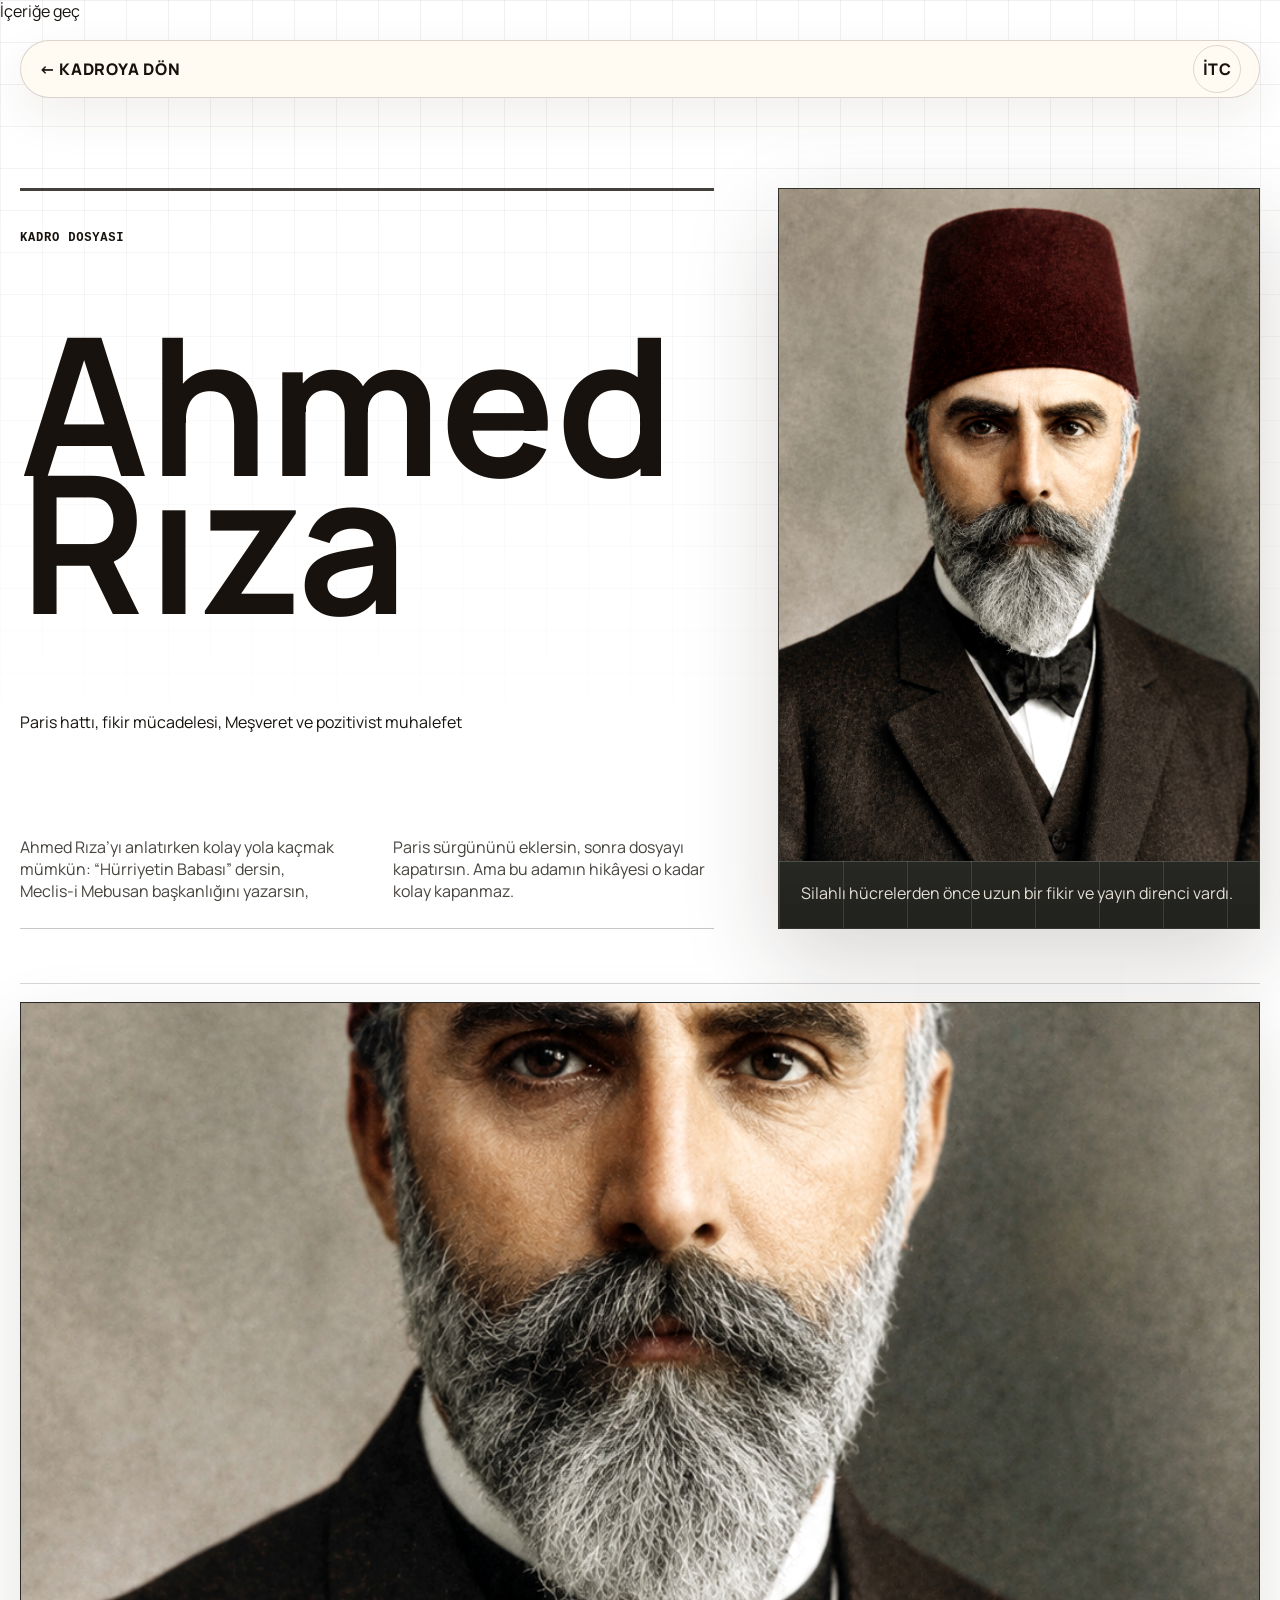
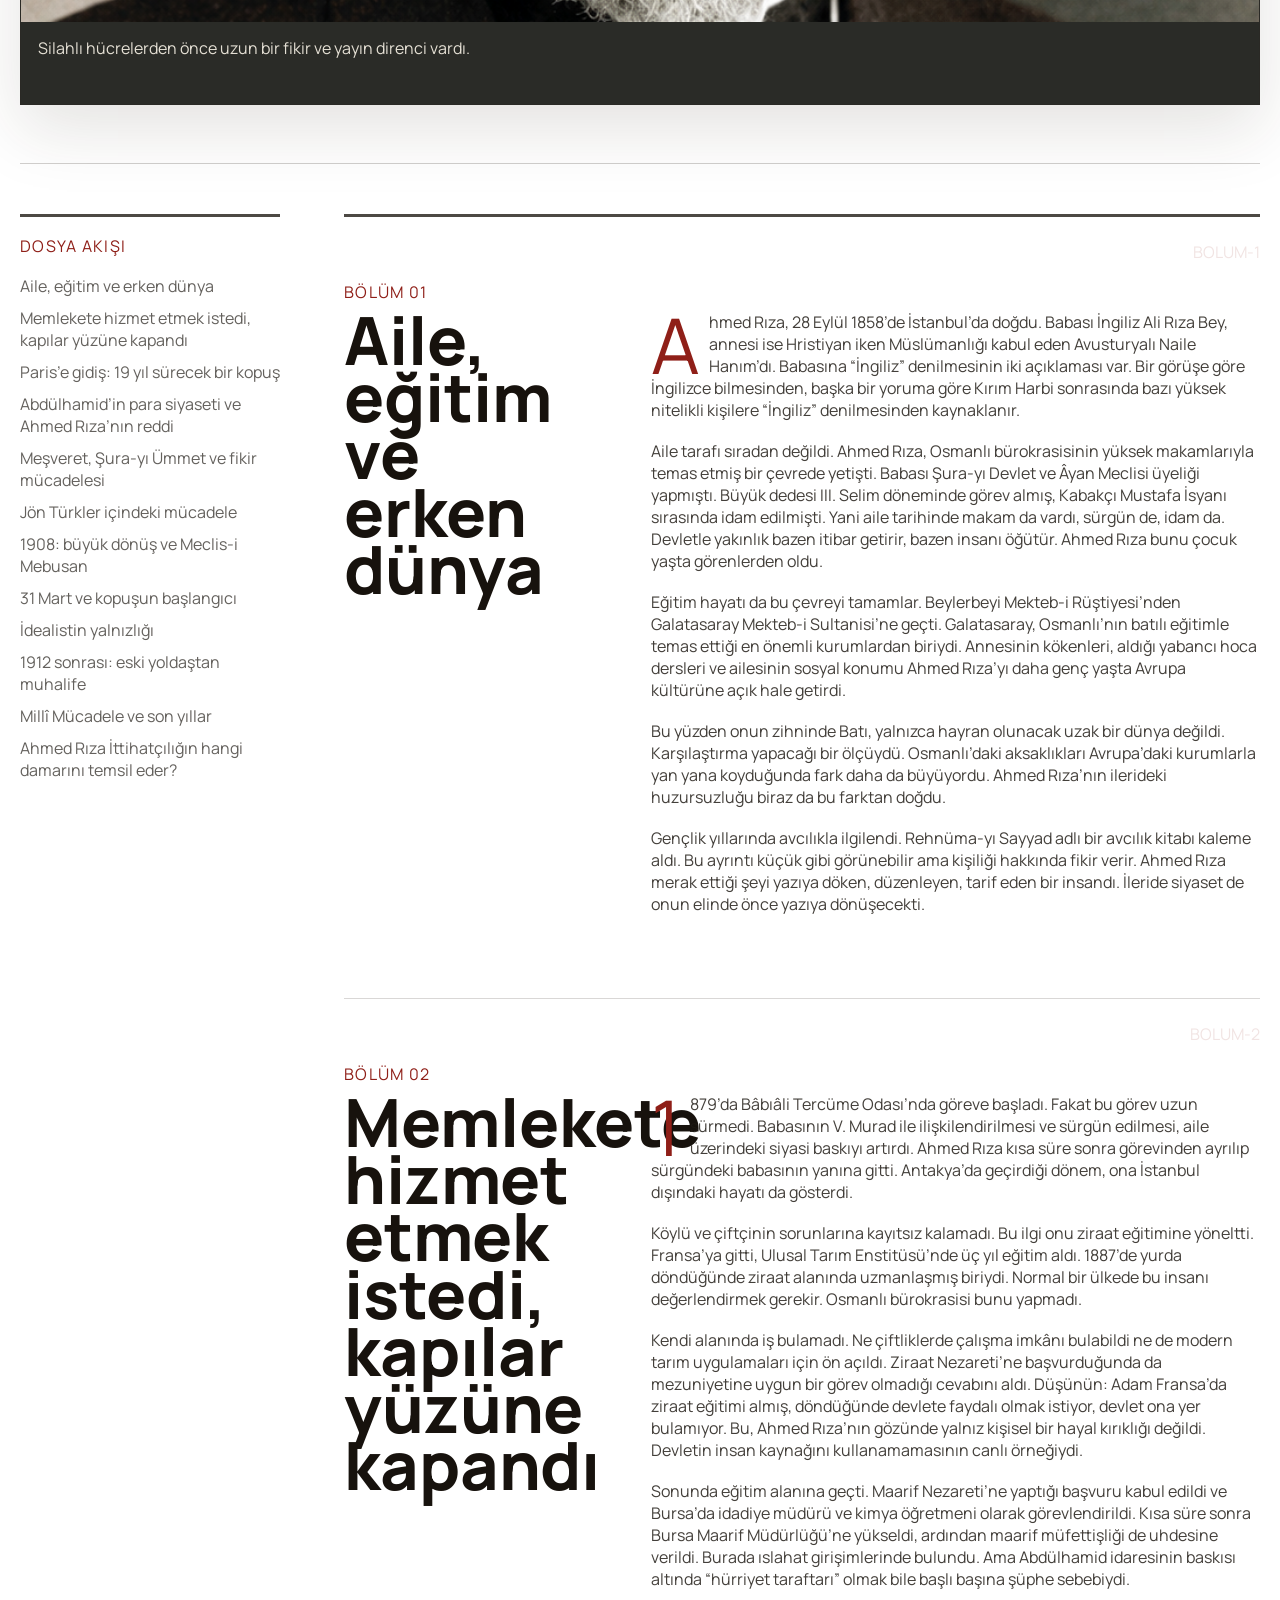
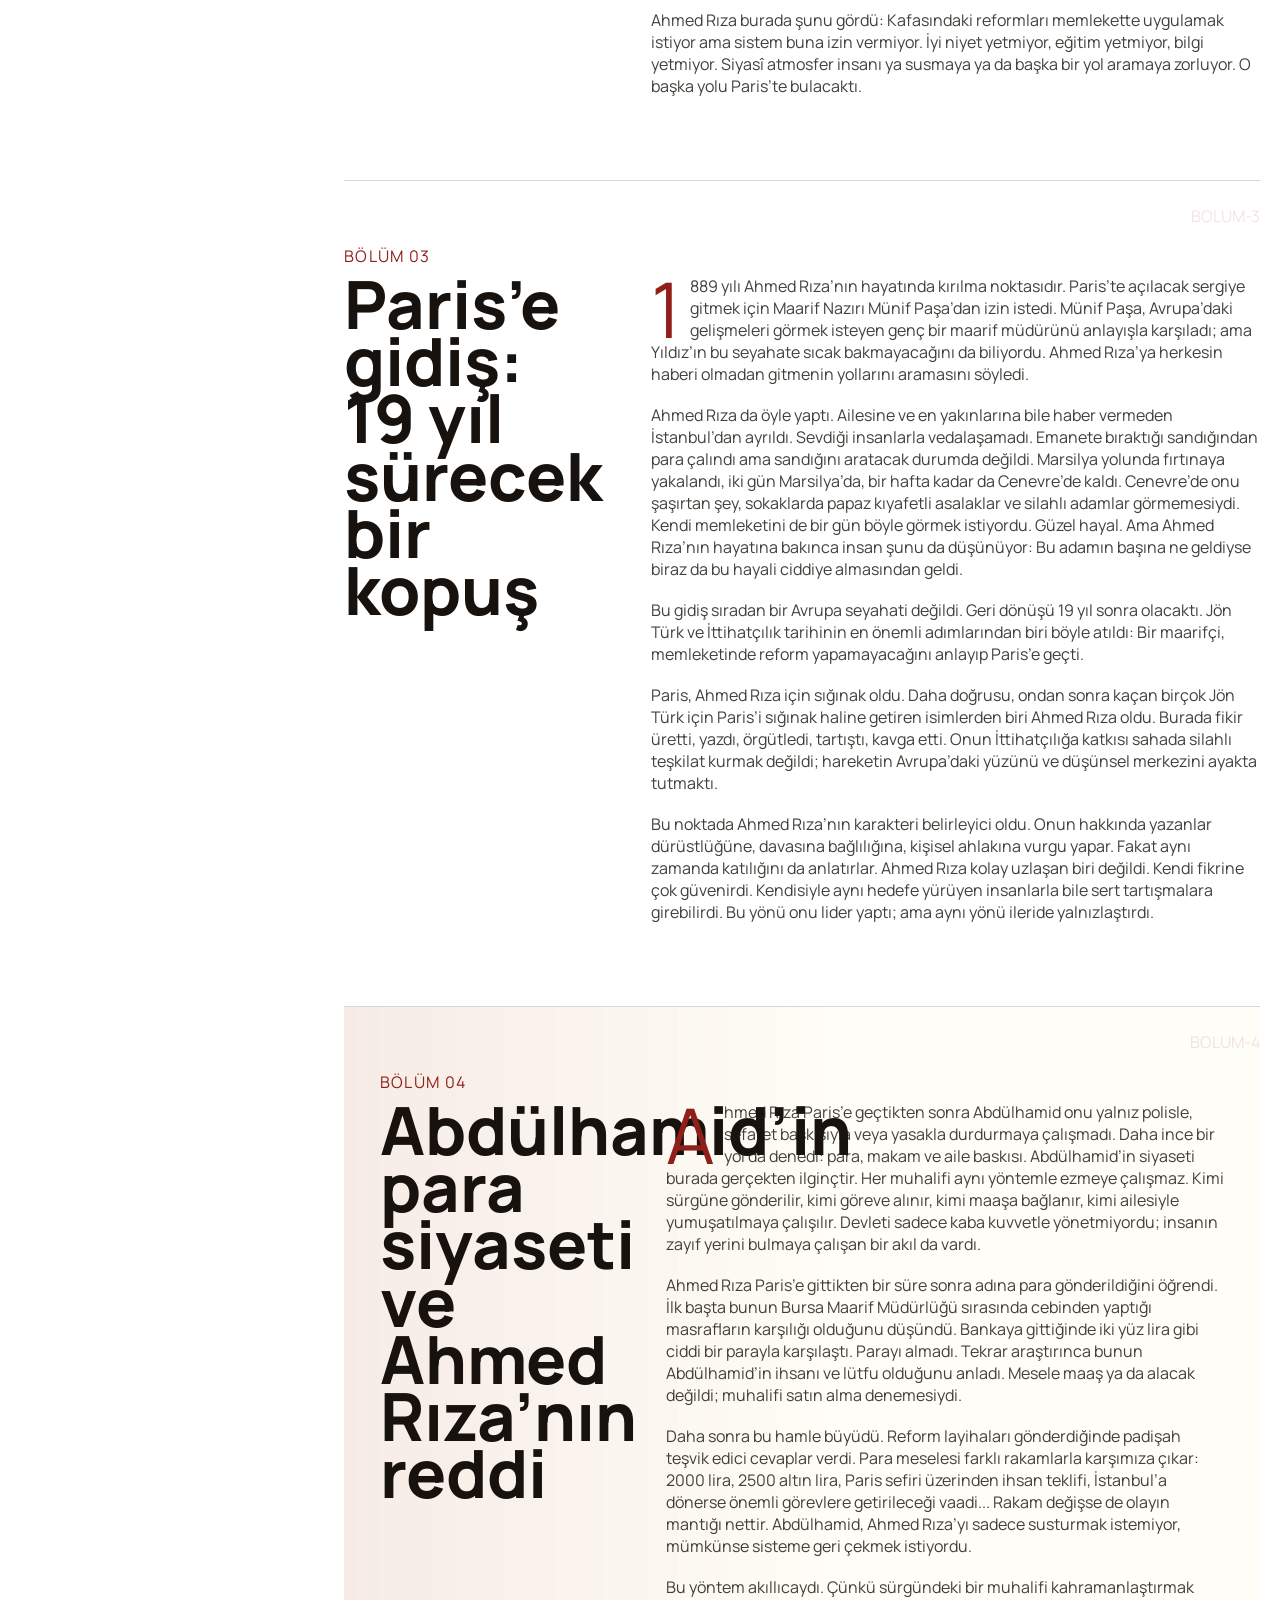
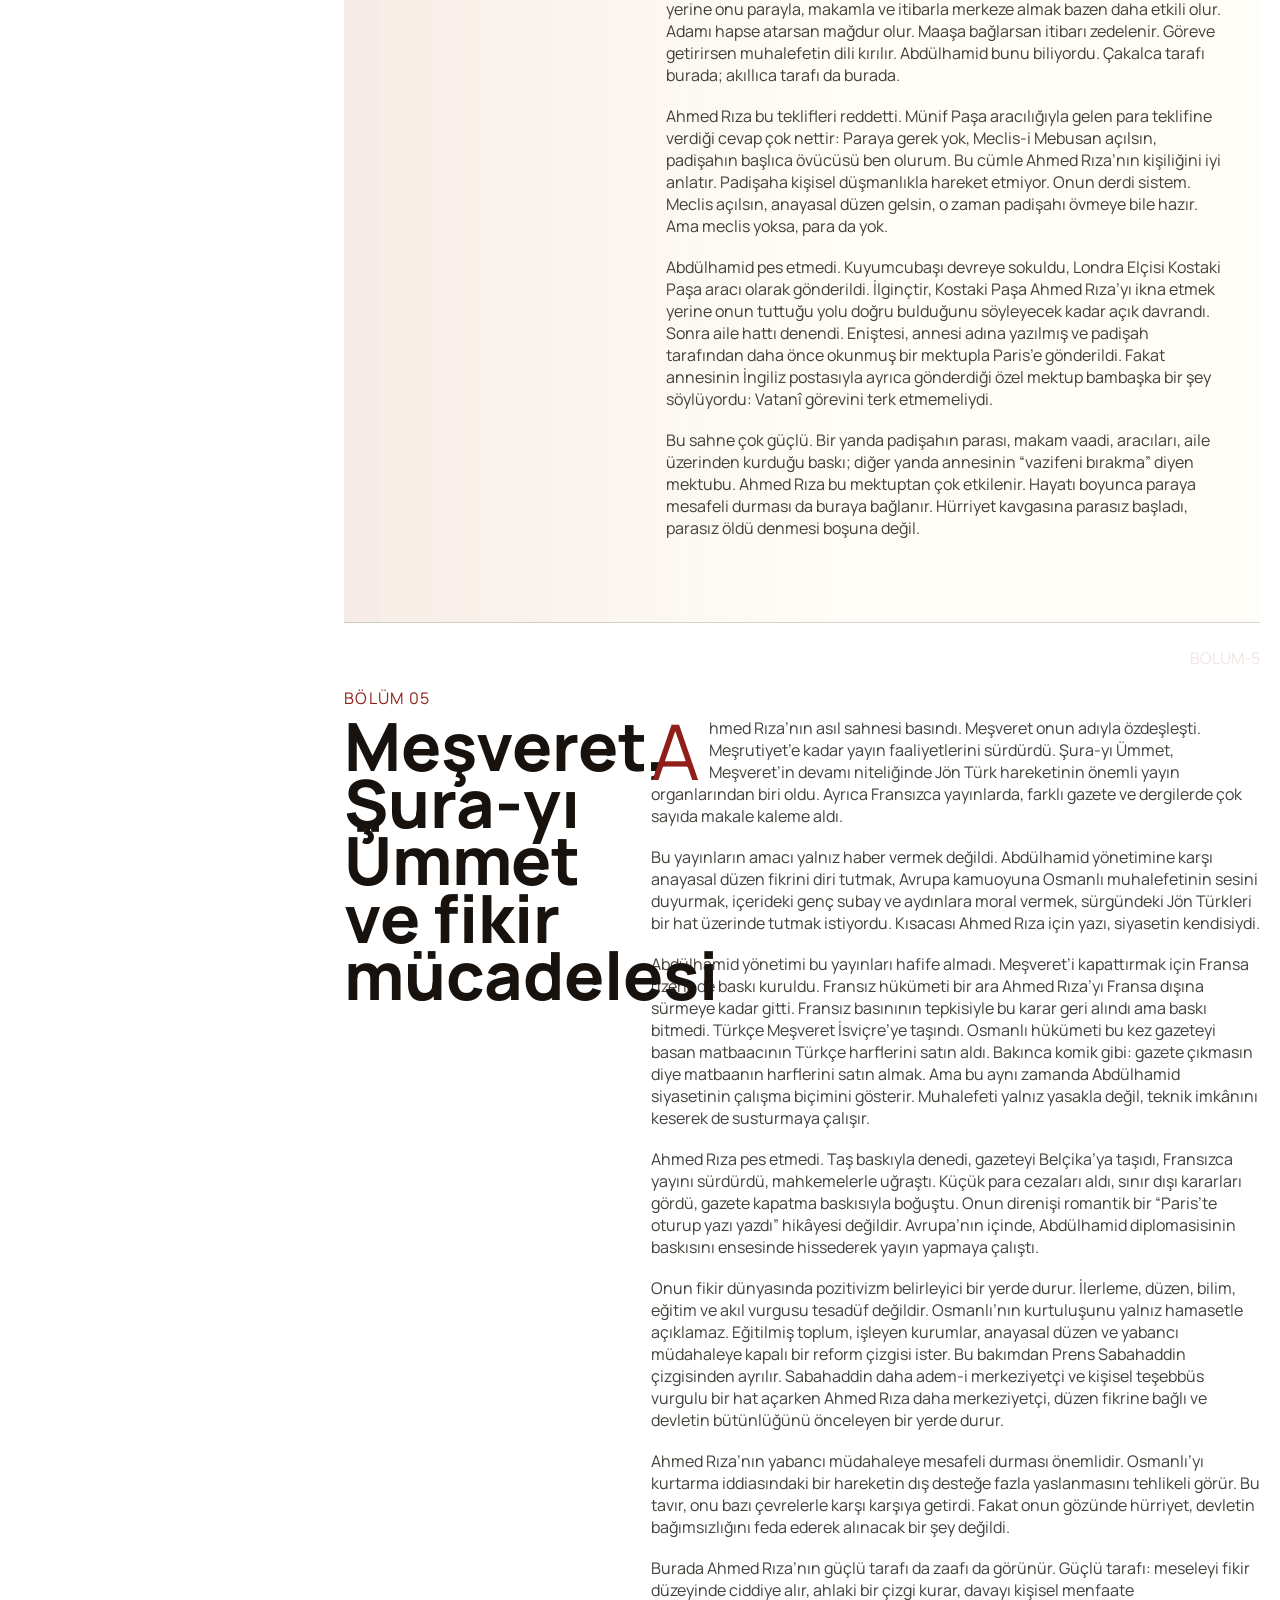
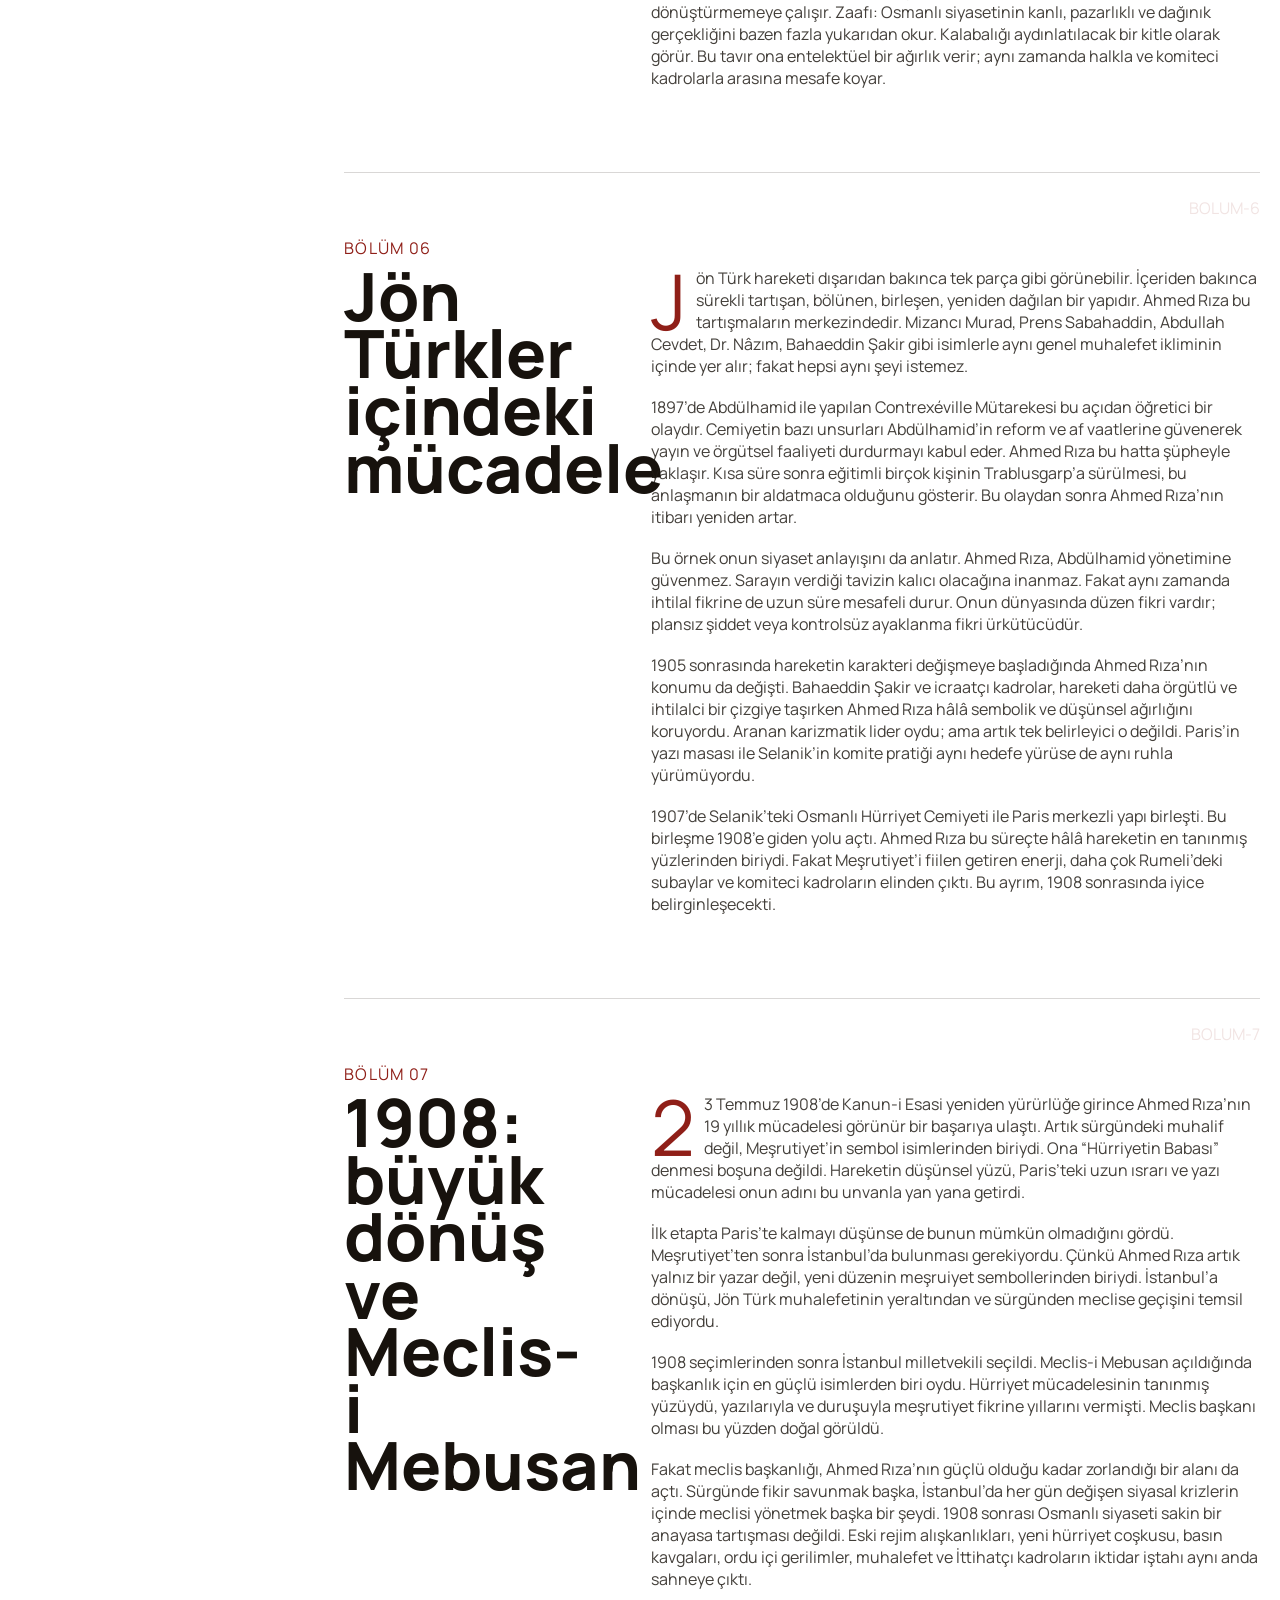
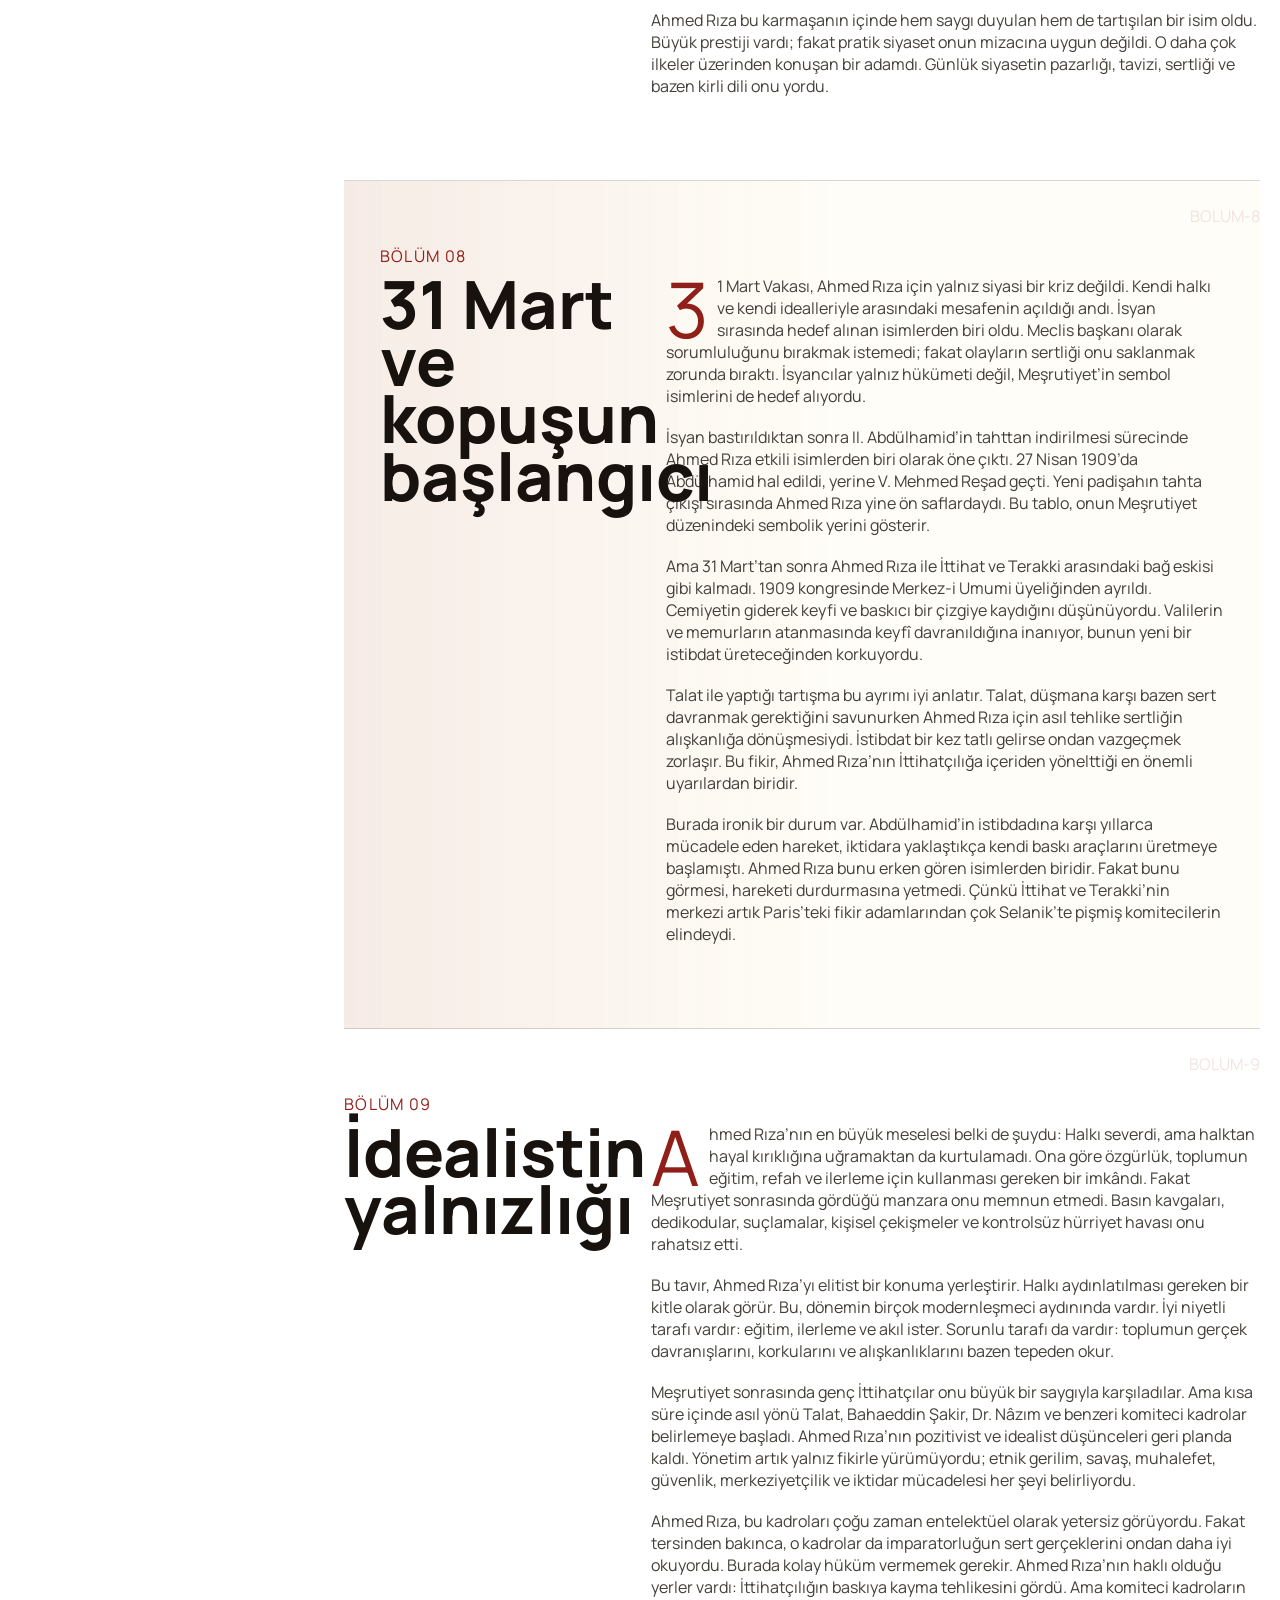
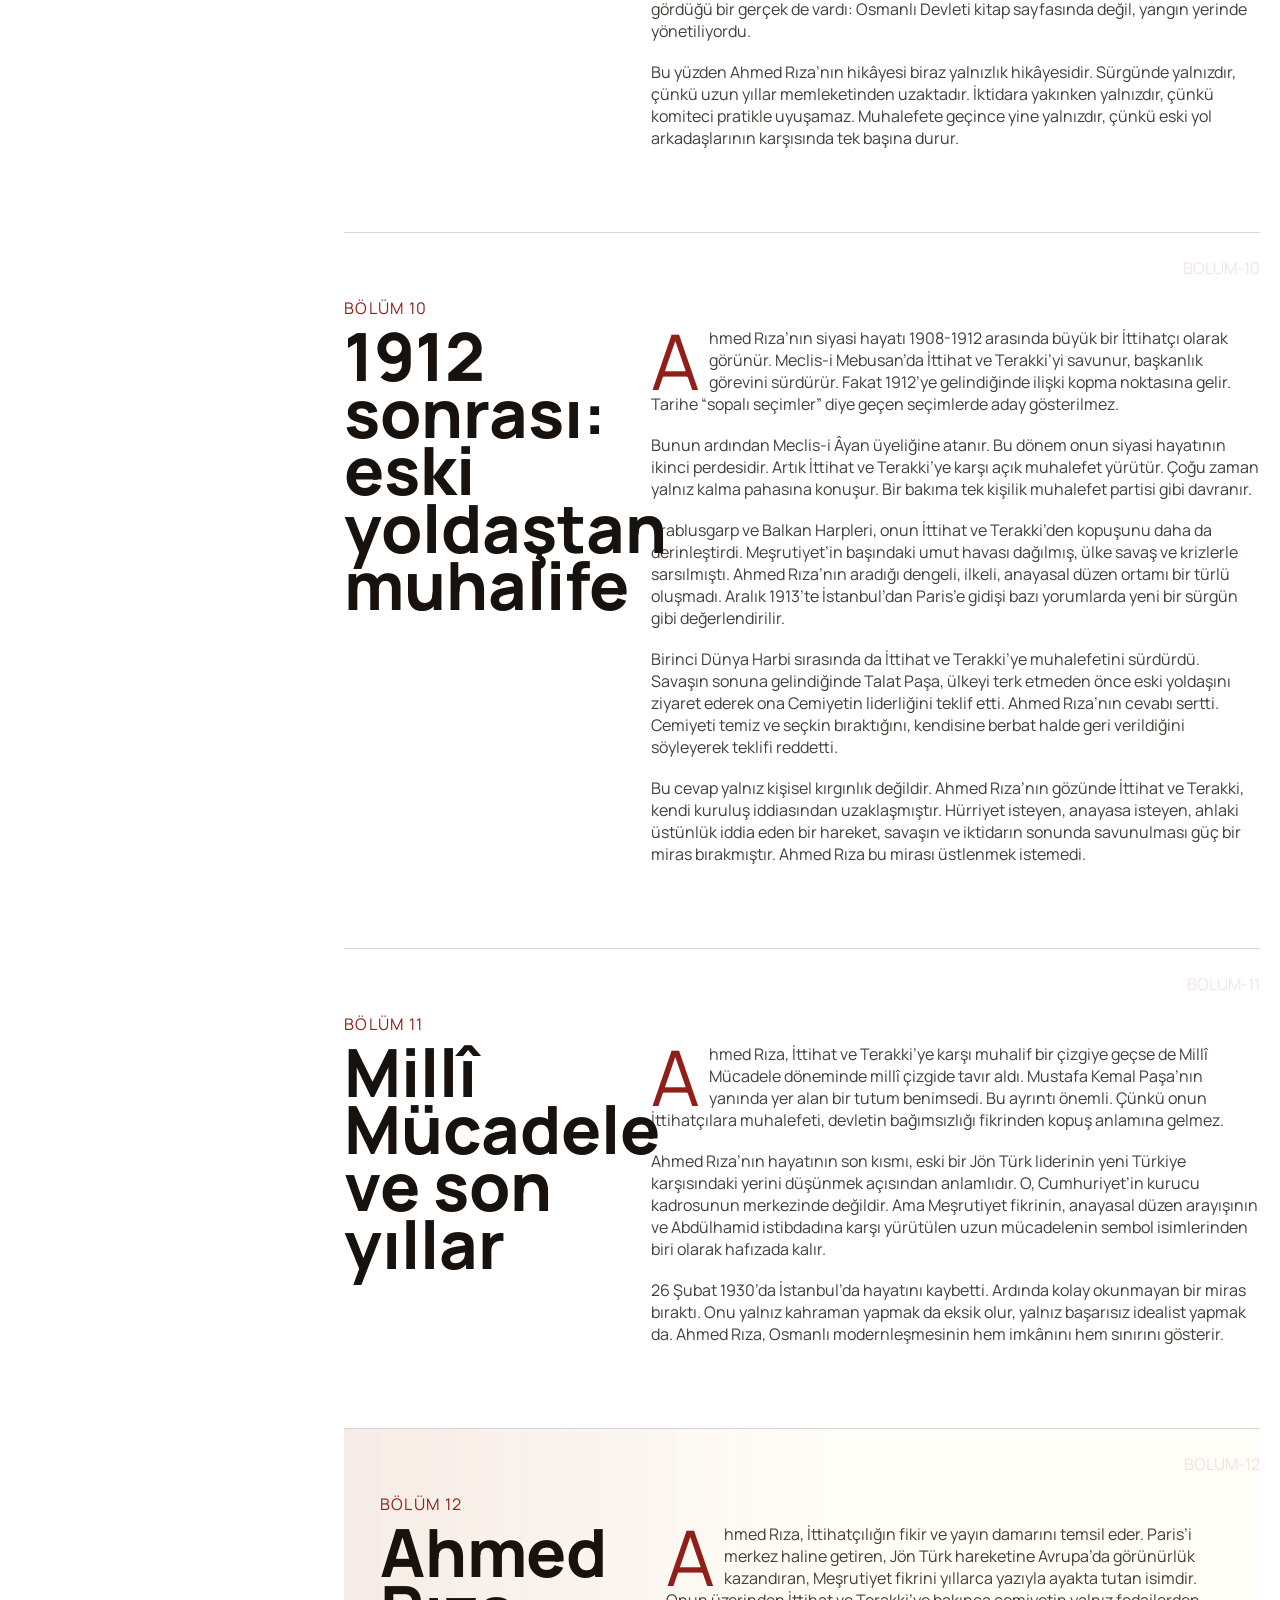
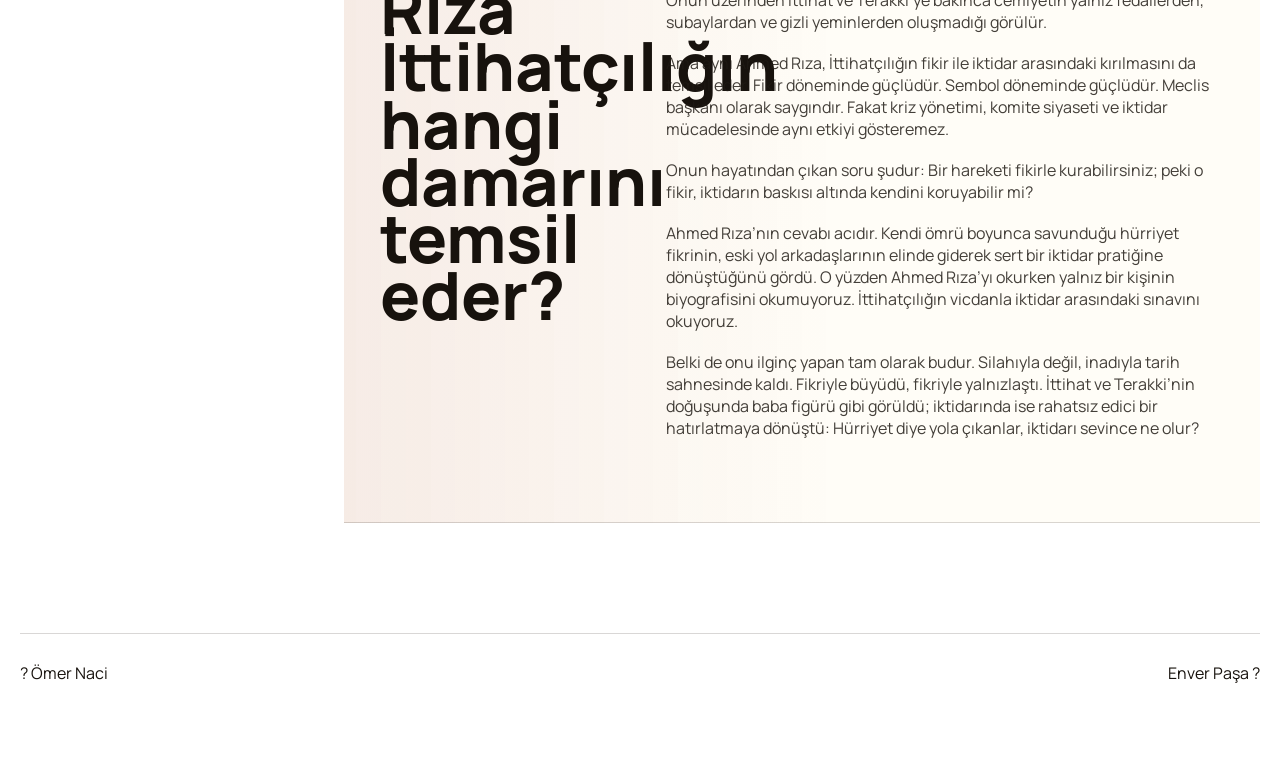
<file: kisiler/ahmed-riza.html>
<!doctype html>
<html lang="tr">
  <head>
    <meta charset="utf-8">
    <meta name="viewport" content="width=device-width, initial-scale=1">
    <title>Ahmed Rıza | İttihat ve Terakki Dosyası</title>
    <link rel="preconnect" href="https://fonts.googleapis.com">
    <link rel="preconnect" href="https://fonts.gstatic.com" crossorigin>
    <link href="https://fonts.googleapis.com/css2?family=Fraunces:opsz,wght,SOFT,WONK@9..144,500..900,80,1&family=Manrope:wght@500;700;800&display=swap" rel="stylesheet">
    <link rel="stylesheet" href="../styles.css?v=20260610-3">
    <link rel="stylesheet" href="../person.css?v=20260610-3">
  </head>
  <body class="bio-page">
    <a class="skip-link" href="#icerik">İçeriğe geç</a>
    <header class="bio-nav">
      <a href="../index.html#kadro" class="bio-back">← Kadroya dön</a>
      <a href="../index.html#top" class="bio-mark">İTC</a>
    </header>
    <main id="icerik">
      <section class="bio-hero">
        <div class="bio-hero-copy">
          <p class="eyebrow">Kadro Dosyası</p>
          <h1>Ahmed Rıza</h1>
          <p class="bio-short">Paris hattı, fikir mücadelesi, Meşveret ve pozitivist muhalefet</p>
          <p class="bio-lead">Ahmed Rıza’yı anlatırken kolay yola kaçmak mümkün: “Hürriyetin Babası” dersin, Meclis-i Mebusan başkanlığını yazarsın, Paris sürgününü eklersin, sonra dosyayı kapatırsın. Ama bu adamın hikâyesi o kadar kolay kapanmaz.</p>
        </div>
        <figure class="bio-portrait"><img src="../assets/bio/ahmed-riza-portrait.png" alt="Ahmed Rıza portresi"><figcaption>Silahlı hücrelerden önce uzun bir fikir ve yayın direnci vardı.</figcaption></figure>
      </section>
      <section class="bio-opener" aria-label="Açılış görsel notu"><figure class="bio-inline-figure bio-opening-card"><img src="../assets/bio/ahmed-riza-portrait.png" alt="Ahmed Rıza portresi"><figcaption>Silahlı hücrelerden önce uzun bir fikir ve yayın direnci vardı.</figcaption></figure></section>
      <section class="bio-layout"><aside class="bio-toc" aria-label="Sayfa bölümleri"><p>Dosya akışı</p><a href="#bolum-1">Aile, eğitim ve erken dünya</a>
<a href="#bolum-2">Memlekete hizmet etmek istedi, kapılar yüzüne kapandı</a>
<a href="#bolum-3">Paris’e gidiş: 19 yıl sürecek bir kopuş</a>
<a href="#bolum-4">Abdülhamid’in para siyaseti ve Ahmed Rıza’nın reddi</a>
<a href="#bolum-5">Meşveret, Şura-yı Ümmet ve fikir mücadelesi</a>
<a href="#bolum-6">Jön Türkler içindeki mücadele</a>
<a href="#bolum-7">1908: büyük dönüş ve Meclis-i Mebusan</a>
<a href="#bolum-8">31 Mart ve kopuşun başlangıcı</a>
<a href="#bolum-9">İdealistin yalnızlığı</a>
<a href="#bolum-10">1912 sonrası: eski yoldaştan muhalife</a>
<a href="#bolum-11">Millî Mücadele ve son yıllar</a>
<a href="#bolum-12">Ahmed Rıza İttihatçılığın hangi damarını temsil eder?</a></aside><article class="bio-article"><section class="bio-section" id="bolum-1"><p class="bio-kicker">Bölüm 01</p><h2>Aile, eğitim ve erken dünya</h2><div class="bio-copy"><p>Ahmed Rıza, 28 Eylül 1858’de İstanbul’da doğdu. Babası İngiliz Ali Rıza Bey, annesi ise Hristiyan iken Müslümanlığı kabul eden Avusturyalı Naile Hanım’dı. Babasına “İngiliz” denilmesinin iki açıklaması var. Bir görüşe göre İngilizce bilmesinden, başka bir yoruma göre Kırım Harbi sonrasında bazı yüksek nitelikli kişilere “İngiliz” denilmesinden kaynaklanır.</p><p>Aile tarafı sıradan değildi. Ahmed Rıza, Osmanlı bürokrasisinin yüksek makamlarıyla temas etmiş bir çevrede yetişti. Babası Şura-yı Devlet ve Âyan Meclisi üyeliği yapmıştı. Büyük dedesi III. Selim döneminde görev almış, Kabakçı Mustafa İsyanı sırasında idam edilmişti. Yani aile tarihinde makam da vardı, sürgün de, idam da. Devletle yakınlık bazen itibar getirir, bazen insanı öğütür. Ahmed Rıza bunu çocuk yaşta görenlerden oldu.</p><p>Eğitim hayatı da bu çevreyi tamamlar. Beylerbeyi Mekteb-i Rüştiyesi’nden Galatasaray Mekteb-i Sultanisi’ne geçti. Galatasaray, Osmanlı’nın batılı eğitimle temas ettiği en önemli kurumlardan biriydi. Annesinin kökenleri, aldığı yabancı hoca dersleri ve ailesinin sosyal konumu Ahmed Rıza’yı daha genç yaşta Avrupa kültürüne açık hale getirdi.</p><p>Bu yüzden onun zihninde Batı, yalnızca hayran olunacak uzak bir dünya değildi. Karşılaştırma yapacağı bir ölçüydü. Osmanlı’daki aksaklıkları Avrupa’daki kurumlarla yan yana koyduğunda fark daha da büyüyordu. Ahmed Rıza’nın ilerideki huzursuzluğu biraz da bu farktan doğdu.</p><p>Gençlik yıllarında avcılıkla ilgilendi. Rehnüma-yı Sayyad adlı bir avcılık kitabı kaleme aldı. Bu ayrıntı küçük gibi görünebilir ama kişiliği hakkında fikir verir. Ahmed Rıza merak ettiği şeyi yazıya döken, düzenleyen, tarif eden bir insandı. İleride siyaset de onun elinde önce yazıya dönüşecekti.</p></div></section><section class="bio-section" id="bolum-2"><p class="bio-kicker">Bölüm 02</p><h2>Memlekete hizmet etmek istedi, kapılar yüzüne kapandı</h2><div class="bio-copy"><p>1879’da Bâbıâli Tercüme Odası’nda göreve başladı. Fakat bu görev uzun sürmedi. Babasının V. Murad ile ilişkilendirilmesi ve sürgün edilmesi, aile üzerindeki siyasi baskıyı artırdı. Ahmed Rıza kısa süre sonra görevinden ayrılıp sürgündeki babasının yanına gitti. Antakya’da geçirdiği dönem, ona İstanbul dışındaki hayatı da gösterdi.</p><p>Köylü ve çiftçinin sorunlarına kayıtsız kalamadı. Bu ilgi onu ziraat eğitimine yöneltti. Fransa’ya gitti, Ulusal Tarım Enstitüsü’nde üç yıl eğitim aldı. 1887’de yurda döndüğünde ziraat alanında uzmanlaşmış biriydi. Normal bir ülkede bu insanı değerlendirmek gerekir. Osmanlı bürokrasisi bunu yapmadı.</p><p>Kendi alanında iş bulamadı. Ne çiftliklerde çalışma imkânı bulabildi ne de modern tarım uygulamaları için ön açıldı. Ziraat Nezareti’ne başvurduğunda da mezuniyetine uygun bir görev olmadığı cevabını aldı. Düşünün: Adam Fransa’da ziraat eğitimi almış, döndüğünde devlete faydalı olmak istiyor, devlet ona yer bulamıyor. Bu, Ahmed Rıza’nın gözünde yalnız kişisel bir hayal kırıklığı değildi. Devletin insan kaynağını kullanamamasının canlı örneğiydi.</p><p>Sonunda eğitim alanına geçti. Maarif Nezareti’ne yaptığı başvuru kabul edildi ve Bursa’da idadiye müdürü ve kimya öğretmeni olarak görevlendirildi. Kısa süre sonra Bursa Maarif Müdürlüğü’ne yükseldi, ardından maarif müfettişliği de uhdesine verildi. Burada ıslahat girişimlerinde bulundu. Ama Abdülhamid idaresinin baskısı altında “hürriyet taraftarı” olmak bile başlı başına şüphe sebebiydi.</p><p>Ahmed Rıza burada şunu gördü: Kafasındaki reformları memlekette uygulamak istiyor ama sistem buna izin vermiyor. İyi niyet yetmiyor, eğitim yetmiyor, bilgi yetmiyor. Siyasî atmosfer insanı ya susmaya ya da başka bir yol aramaya zorluyor. O başka yolu Paris’te bulacaktı.</p></div></section><section class="bio-section" id="bolum-3"><p class="bio-kicker">Bölüm 03</p><h2>Paris’e gidiş: 19 yıl sürecek bir kopuş</h2><div class="bio-copy"><p>1889 yılı Ahmed Rıza’nın hayatında kırılma noktasıdır. Paris’te açılacak sergiye gitmek için Maarif Nazırı Münif Paşa’dan izin istedi. Münif Paşa, Avrupa’daki gelişmeleri görmek isteyen genç bir maarif müdürünü anlayışla karşıladı; ama Yıldız’ın bu seyahate sıcak bakmayacağını da biliyordu. Ahmed Rıza’ya herkesin haberi olmadan gitmenin yollarını aramasını söyledi.</p><p>Ahmed Rıza da öyle yaptı. Ailesine ve en yakınlarına bile haber vermeden İstanbul’dan ayrıldı. Sevdiği insanlarla vedalaşamadı. Emanete bıraktığı sandığından para çalındı ama sandığını aratacak durumda değildi. Marsilya yolunda fırtınaya yakalandı, iki gün Marsilya’da, bir hafta kadar da Cenevre’de kaldı. Cenevre’de onu şaşırtan şey, sokaklarda papaz kıyafetli asalaklar ve silahlı adamlar görmemesiydi. Kendi memleketini de bir gün böyle görmek istiyordu. Güzel hayal. Ama Ahmed Rıza’nın hayatına bakınca insan şunu da düşünüyor: Bu adamın başına ne geldiyse biraz da bu hayali ciddiye almasından geldi.</p><p>Bu gidiş sıradan bir Avrupa seyahati değildi. Geri dönüşü 19 yıl sonra olacaktı. Jön Türk ve İttihatçılık tarihinin en önemli adımlarından biri böyle atıldı: Bir maarifçi, memleketinde reform yapamayacağını anlayıp Paris’e geçti.</p><p>Paris, Ahmed Rıza için sığınak oldu. Daha doğrusu, ondan sonra kaçan birçok Jön Türk için Paris’i sığınak haline getiren isimlerden biri Ahmed Rıza oldu. Burada fikir üretti, yazdı, örgütledi, tartıştı, kavga etti. Onun İttihatçılığa katkısı sahada silahlı teşkilat kurmak değildi; hareketin Avrupa’daki yüzünü ve düşünsel merkezini ayakta tutmaktı.</p><p>Bu noktada Ahmed Rıza’nın karakteri belirleyici oldu. Onun hakkında yazanlar dürüstlüğüne, davasına bağlılığına, kişisel ahlakına vurgu yapar. Fakat aynı zamanda katılığını da anlatırlar. Ahmed Rıza kolay uzlaşan biri değildi. Kendi fikrine çok güvenirdi. Kendisiyle aynı hedefe yürüyen insanlarla bile sert tartışmalara girebilirdi. Bu yönü onu lider yaptı; ama aynı yönü ileride yalnızlaştırdı.</p></div></section><section class="bio-section" id="bolum-4"><p class="bio-kicker">Bölüm 04</p><h2>Abdülhamid’in para siyaseti ve Ahmed Rıza’nın reddi</h2><div class="bio-copy"><p>Ahmed Rıza Paris’e geçtikten sonra Abdülhamid onu yalnız polisle, sefaret baskısıyla veya yasakla durdurmaya çalışmadı. Daha ince bir yol da denedi: para, makam ve aile baskısı. Abdülhamid’in siyaseti burada gerçekten ilginçtir. Her muhalifi aynı yöntemle ezmeye çalışmaz. Kimi sürgüne gönderilir, kimi göreve alınır, kimi maaşa bağlanır, kimi ailesiyle yumuşatılmaya çalışılır. Devleti sadece kaba kuvvetle yönetmiyordu; insanın zayıf yerini bulmaya çalışan bir akıl da vardı.</p><p>Ahmed Rıza Paris’e gittikten bir süre sonra adına para gönderildiğini öğrendi. İlk başta bunun Bursa Maarif Müdürlüğü sırasında cebinden yaptığı masrafların karşılığı olduğunu düşündü. Bankaya gittiğinde iki yüz lira gibi ciddi bir parayla karşılaştı. Parayı almadı. Tekrar araştırınca bunun Abdülhamid’in ihsanı ve lütfu olduğunu anladı. Mesele maaş ya da alacak değildi; muhalifi satın alma denemesiydi.</p><p>Daha sonra bu hamle büyüdü. Reform layihaları gönderdiğinde padişah teşvik edici cevaplar verdi. Para meselesi farklı rakamlarla karşımıza çıkar: 2000 lira, 2500 altın lira, Paris sefiri üzerinden ihsan teklifi, İstanbul’a dönerse önemli görevlere getirileceği vaadi... Rakam değişse de olayın mantığı nettir. Abdülhamid, Ahmed Rıza’yı sadece susturmak istemiyor, mümkünse sisteme geri çekmek istiyordu.</p><p>Bu yöntem akıllıcaydı. Çünkü sürgündeki bir muhalifi kahramanlaştırmak yerine onu parayla, makamla ve itibarla merkeze almak bazen daha etkili olur. Adamı hapse atarsan mağdur olur. Maaşa bağlarsan itibarı zedelenir. Göreve getirirsen muhalefetin dili kırılır. Abdülhamid bunu biliyordu. Çakalca tarafı burada; akıllıca tarafı da burada.</p><p>Ahmed Rıza bu teklifleri reddetti. Münif Paşa aracılığıyla gelen para teklifine verdiği cevap çok nettir: Paraya gerek yok, Meclis-i Mebusan açılsın, padişahın başlıca övücüsü ben olurum. Bu cümle Ahmed Rıza’nın kişiliğini iyi anlatır. Padişaha kişisel düşmanlıkla hareket etmiyor. Onun derdi sistem. Meclis açılsın, anayasal düzen gelsin, o zaman padişahı övmeye bile hazır. Ama meclis yoksa, para da yok.</p><p>Abdülhamid pes etmedi. Kuyumcubaşı devreye sokuldu, Londra Elçisi Kostaki Paşa aracı olarak gönderildi. İlginçtir, Kostaki Paşa Ahmed Rıza’yı ikna etmek yerine onun tuttuğu yolu doğru bulduğunu söyleyecek kadar açık davrandı. Sonra aile hattı denendi. Eniştesi, annesi adına yazılmış ve padişah tarafından daha önce okunmuş bir mektupla Paris’e gönderildi. Fakat annesinin İngiliz postasıyla ayrıca gönderdiği özel mektup bambaşka bir şey söylüyordu: Vatanî görevini terk etmemeliydi.</p><p>Bu sahne çok güçlü. Bir yanda padişahın parası, makam vaadi, aracıları, aile üzerinden kurduğu baskı; diğer yanda annesinin “vazifeni bırakma” diyen mektubu. Ahmed Rıza bu mektuptan çok etkilenir. Hayatı boyunca paraya mesafeli durması da buraya bağlanır. Hürriyet kavgasına parasız başladı, parasız öldü denmesi boşuna değil.</p></div></section><section class="bio-section" id="bolum-5"><p class="bio-kicker">Bölüm 05</p><h2>Meşveret, Şura-yı Ümmet ve fikir mücadelesi</h2><div class="bio-copy"><p>Ahmed Rıza’nın asıl sahnesi basındı. Meşveret onun adıyla özdeşleşti. Meşrutiyet’e kadar yayın faaliyetlerini sürdürdü. Şura-yı Ümmet, Meşveret’in devamı niteliğinde Jön Türk hareketinin önemli yayın organlarından biri oldu. Ayrıca Fransızca yayınlarda, farklı gazete ve dergilerde çok sayıda makale kaleme aldı.</p><p>Bu yayınların amacı yalnız haber vermek değildi. Abdülhamid yönetimine karşı anayasal düzen fikrini diri tutmak, Avrupa kamuoyuna Osmanlı muhalefetinin sesini duyurmak, içerideki genç subay ve aydınlara moral vermek, sürgündeki Jön Türkleri bir hat üzerinde tutmak istiyordu. Kısacası Ahmed Rıza için yazı, siyasetin kendisiydi.</p><p>Abdülhamid yönetimi bu yayınları hafife almadı. Meşveret’i kapattırmak için Fransa üzerinde baskı kuruldu. Fransız hükümeti bir ara Ahmed Rıza’yı Fransa dışına sürmeye kadar gitti. Fransız basınının tepkisiyle bu karar geri alındı ama baskı bitmedi. Türkçe Meşveret İsviçre’ye taşındı. Osmanlı hükümeti bu kez gazeteyi basan matbaacının Türkçe harflerini satın aldı. Bakınca komik gibi: gazete çıkmasın diye matbaanın harflerini satın almak. Ama bu aynı zamanda Abdülhamid siyasetinin çalışma biçimini gösterir. Muhalefeti yalnız yasakla değil, teknik imkânını keserek de susturmaya çalışır.</p><p>Ahmed Rıza pes etmedi. Taş baskıyla denedi, gazeteyi Belçika’ya taşıdı, Fransızca yayını sürdürdü, mahkemelerle uğraştı. Küçük para cezaları aldı, sınır dışı kararları gördü, gazete kapatma baskısıyla boğuştu. Onun direnişi romantik bir “Paris’te oturup yazı yazdı” hikâyesi değildir. Avrupa’nın içinde, Abdülhamid diplomasisinin baskısını ensesinde hissederek yayın yapmaya çalıştı.</p><p>Onun fikir dünyasında pozitivizm belirleyici bir yerde durur. İlerleme, düzen, bilim, eğitim ve akıl vurgusu tesadüf değildir. Osmanlı’nın kurtuluşunu yalnız hamasetle açıklamaz. Eğitilmiş toplum, işleyen kurumlar, anayasal düzen ve yabancı müdahaleye kapalı bir reform çizgisi ister. Bu bakımdan Prens Sabahaddin çizgisinden ayrılır. Sabahaddin daha adem-i merkeziyetçi ve kişisel teşebbüs vurgulu bir hat açarken Ahmed Rıza daha merkeziyetçi, düzen fikrine bağlı ve devletin bütünlüğünü önceleyen bir yerde durur.</p><p>Ahmed Rıza’nın yabancı müdahaleye mesafeli durması önemlidir. Osmanlı’yı kurtarma iddiasındaki bir hareketin dış desteğe fazla yaslanmasını tehlikeli görür. Bu tavır, onu bazı çevrelerle karşı karşıya getirdi. Fakat onun gözünde hürriyet, devletin bağımsızlığını feda ederek alınacak bir şey değildi.</p><p>Burada Ahmed Rıza’nın güçlü tarafı da zaafı da görünür. Güçlü tarafı: meseleyi fikir düzeyinde ciddiye alır, ahlaki bir çizgi kurar, davayı kişisel menfaate dönüştürmemeye çalışır. Zaafı: Osmanlı siyasetinin kanlı, pazarlıklı ve dağınık gerçekliğini bazen fazla yukarıdan okur. Kalabalığı aydınlatılacak bir kitle olarak görür. Bu tavır ona entelektüel bir ağırlık verir; aynı zamanda halkla ve komiteci kadrolarla arasına mesafe koyar.</p></div></section><section class="bio-section" id="bolum-6"><p class="bio-kicker">Bölüm 06</p><h2>Jön Türkler içindeki mücadele</h2><div class="bio-copy"><p>Jön Türk hareketi dışarıdan bakınca tek parça gibi görünebilir. İçeriden bakınca sürekli tartışan, bölünen, birleşen, yeniden dağılan bir yapıdır. Ahmed Rıza bu tartışmaların merkezindedir. Mizancı Murad, Prens Sabahaddin, Abdullah Cevdet, Dr. Nâzım, Bahaeddin Şakir gibi isimlerle aynı genel muhalefet ikliminin içinde yer alır; fakat hepsi aynı şeyi istemez.</p><p>1897’de Abdülhamid ile yapılan Contrexéville Mütarekesi bu açıdan öğretici bir olaydır. Cemiyetin bazı unsurları Abdülhamid’in reform ve af vaatlerine güvenerek yayın ve örgütsel faaliyeti durdurmayı kabul eder. Ahmed Rıza bu hatta şüpheyle yaklaşır. Kısa süre sonra eğitimli birçok kişinin Trablusgarp’a sürülmesi, bu anlaşmanın bir aldatmaca olduğunu gösterir. Bu olaydan sonra Ahmed Rıza’nın itibarı yeniden artar.</p><p>Bu örnek onun siyaset anlayışını da anlatır. Ahmed Rıza, Abdülhamid yönetimine güvenmez. Sarayın verdiği tavizin kalıcı olacağına inanmaz. Fakat aynı zamanda ihtilal fikrine de uzun süre mesafeli durur. Onun dünyasında düzen fikri vardır; plansız şiddet veya kontrolsüz ayaklanma fikri ürkütücüdür.</p><p>1905 sonrasında hareketin karakteri değişmeye başladığında Ahmed Rıza’nın konumu da değişti. Bahaeddin Şakir ve icraatçı kadrolar, hareketi daha örgütlü ve ihtilalci bir çizgiye taşırken Ahmed Rıza hâlâ sembolik ve düşünsel ağırlığını koruyordu. Aranan karizmatik lider oydu; ama artık tek belirleyici o değildi. Paris’in yazı masası ile Selanik’in komite pratiği aynı hedefe yürüse de aynı ruhla yürümüyordu.</p><p>1907’de Selanik’teki Osmanlı Hürriyet Cemiyeti ile Paris merkezli yapı birleşti. Bu birleşme 1908’e giden yolu açtı. Ahmed Rıza bu süreçte hâlâ hareketin en tanınmış yüzlerinden biriydi. Fakat Meşrutiyet’i fiilen getiren enerji, daha çok Rumeli’deki subaylar ve komiteci kadroların elinden çıktı. Bu ayrım, 1908 sonrasında iyice belirginleşecekti.</p></div></section><section class="bio-section" id="bolum-7"><p class="bio-kicker">Bölüm 07</p><h2>1908: büyük dönüş ve Meclis-i Mebusan</h2><div class="bio-copy"><p>23 Temmuz 1908’de Kanun-i Esasi yeniden yürürlüğe girince Ahmed Rıza’nın 19 yıllık mücadelesi görünür bir başarıya ulaştı. Artık sürgündeki muhalif değil, Meşrutiyet’in sembol isimlerinden biriydi. Ona “Hürriyetin Babası” denmesi boşuna değildi. Hareketin düşünsel yüzü, Paris’teki uzun ısrarı ve yazı mücadelesi onun adını bu unvanla yan yana getirdi.</p><p>İlk etapta Paris’te kalmayı düşünse de bunun mümkün olmadığını gördü. Meşrutiyet’ten sonra İstanbul’da bulunması gerekiyordu. Çünkü Ahmed Rıza artık yalnız bir yazar değil, yeni düzenin meşruiyet sembollerinden biriydi. İstanbul’a dönüşü, Jön Türk muhalefetinin yeraltından ve sürgünden meclise geçişini temsil ediyordu.</p><p>1908 seçimlerinden sonra İstanbul milletvekili seçildi. Meclis-i Mebusan açıldığında başkanlık için en güçlü isimlerden biri oydu. Hürriyet mücadelesinin tanınmış yüzüydü, yazılarıyla ve duruşuyla meşrutiyet fikrine yıllarını vermişti. Meclis başkanı olması bu yüzden doğal görüldü.</p><p>Fakat meclis başkanlığı, Ahmed Rıza’nın güçlü olduğu kadar zorlandığı bir alanı da açtı. Sürgünde fikir savunmak başka, İstanbul’da her gün değişen siyasal krizlerin içinde meclisi yönetmek başka bir şeydi. 1908 sonrası Osmanlı siyaseti sakin bir anayasa tartışması değildi. Eski rejim alışkanlıkları, yeni hürriyet coşkusu, basın kavgaları, ordu içi gerilimler, muhalefet ve İttihatçı kadroların iktidar iştahı aynı anda sahneye çıktı.</p><p>Ahmed Rıza bu karmaşanın içinde hem saygı duyulan hem de tartışılan bir isim oldu. Büyük prestiji vardı; fakat pratik siyaset onun mizacına uygun değildi. O daha çok ilkeler üzerinden konuşan bir adamdı. Günlük siyasetin pazarlığı, tavizi, sertliği ve bazen kirli dili onu yordu.</p></div></section><section class="bio-section" id="bolum-8"><p class="bio-kicker">Bölüm 08</p><h2>31 Mart ve kopuşun başlangıcı</h2><div class="bio-copy"><p>31 Mart Vakası, Ahmed Rıza için yalnız siyasi bir kriz değildi. Kendi halkı ve kendi idealleriyle arasındaki mesafenin açıldığı andı. İsyan sırasında hedef alınan isimlerden biri oldu. Meclis başkanı olarak sorumluluğunu bırakmak istemedi; fakat olayların sertliği onu saklanmak zorunda bıraktı. İsyancılar yalnız hükümeti değil, Meşrutiyet’in sembol isimlerini de hedef alıyordu.</p><p>İsyan bastırıldıktan sonra II. Abdülhamid’in tahttan indirilmesi sürecinde Ahmed Rıza etkili isimlerden biri olarak öne çıktı. 27 Nisan 1909’da Abdülhamid hal edildi, yerine V. Mehmed Reşad geçti. Yeni padişahın tahta çıkışı sırasında Ahmed Rıza yine ön saflardaydı. Bu tablo, onun Meşrutiyet düzenindeki sembolik yerini gösterir.</p><p>Ama 31 Mart’tan sonra Ahmed Rıza ile İttihat ve Terakki arasındaki bağ eskisi gibi kalmadı. 1909 kongresinde Merkez-i Umumi üyeliğinden ayrıldı. Cemiyetin giderek keyfi ve baskıcı bir çizgiye kaydığını düşünüyordu. Valilerin ve memurların atanmasında keyfî davranıldığına inanıyor, bunun yeni bir istibdat üreteceğinden korkuyordu.</p><p>Talat ile yaptığı tartışma bu ayrımı iyi anlatır. Talat, düşmana karşı bazen sert davranmak gerektiğini savunurken Ahmed Rıza için asıl tehlike sertliğin alışkanlığa dönüşmesiydi. İstibdat bir kez tatlı gelirse ondan vazgeçmek zorlaşır. Bu fikir, Ahmed Rıza’nın İttihatçılığa içeriden yönelttiği en önemli uyarılardan biridir.</p><p>Burada ironik bir durum var. Abdülhamid’in istibdadına karşı yıllarca mücadele eden hareket, iktidara yaklaştıkça kendi baskı araçlarını üretmeye başlamıştı. Ahmed Rıza bunu erken gören isimlerden biridir. Fakat bunu görmesi, hareketi durdurmasına yetmedi. Çünkü İttihat ve Terakki’nin merkezi artık Paris’teki fikir adamlarından çok Selanik’te pişmiş komitecilerin elindeydi.</p></div></section><section class="bio-section" id="bolum-9"><p class="bio-kicker">Bölüm 09</p><h2>İdealistin yalnızlığı</h2><div class="bio-copy"><p>Ahmed Rıza’nın en büyük meselesi belki de şuydu: Halkı severdi, ama halktan hayal kırıklığına uğramaktan da kurtulamadı. Ona göre özgürlük, toplumun eğitim, refah ve ilerleme için kullanması gereken bir imkândı. Fakat Meşrutiyet sonrasında gördüğü manzara onu memnun etmedi. Basın kavgaları, dedikodular, suçlamalar, kişisel çekişmeler ve kontrolsüz hürriyet havası onu rahatsız etti.</p><p>Bu tavır, Ahmed Rıza’yı elitist bir konuma yerleştirir. Halkı aydınlatılması gereken bir kitle olarak görür. Bu, dönemin birçok modernleşmeci aydınında vardır. İyi niyetli tarafı vardır: eğitim, ilerleme ve akıl ister. Sorunlu tarafı da vardır: toplumun gerçek davranışlarını, korkularını ve alışkanlıklarını bazen tepeden okur.</p><p>Meşrutiyet sonrasında genç İttihatçılar onu büyük bir saygıyla karşıladılar. Ama kısa süre içinde asıl yönü Talat, Bahaeddin Şakir, Dr. Nâzım ve benzeri komiteci kadrolar belirlemeye başladı. Ahmed Rıza’nın pozitivist ve idealist düşünceleri geri planda kaldı. Yönetim artık yalnız fikirle yürümüyordu; etnik gerilim, savaş, muhalefet, güvenlik, merkeziyetçilik ve iktidar mücadelesi her şeyi belirliyordu.</p><p>Ahmed Rıza, bu kadroları çoğu zaman entelektüel olarak yetersiz görüyordu. Fakat tersinden bakınca, o kadrolar da imparatorluğun sert gerçeklerini ondan daha iyi okuyordu. Burada kolay hüküm vermemek gerekir. Ahmed Rıza’nın haklı olduğu yerler vardı: İttihatçılığın baskıya kayma tehlikesini gördü. Ama komiteci kadroların gördüğü bir gerçek de vardı: Osmanlı Devleti kitap sayfasında değil, yangın yerinde yönetiliyordu.</p><p>Bu yüzden Ahmed Rıza’nın hikâyesi biraz yalnızlık hikâyesidir. Sürgünde yalnızdır, çünkü uzun yıllar memleketinden uzaktadır. İktidara yakınken yalnızdır, çünkü komiteci pratikle uyuşamaz. Muhalefete geçince yine yalnızdır, çünkü eski yol arkadaşlarının karşısında tek başına durur.</p></div></section><section class="bio-section" id="bolum-10"><p class="bio-kicker">Bölüm 10</p><h2>1912 sonrası: eski yoldaştan muhalife</h2><div class="bio-copy"><p>Ahmed Rıza’nın siyasi hayatı 1908-1912 arasında büyük bir İttihatçı olarak görünür. Meclis-i Mebusan’da İttihat ve Terakki’yi savunur, başkanlık görevini sürdürür. Fakat 1912’ye gelindiğinde ilişki kopma noktasına gelir. Tarihe “sopalı seçimler” diye geçen seçimlerde aday gösterilmez.</p><p>Bunun ardından Meclis-i Âyan üyeliğine atanır. Bu dönem onun siyasi hayatının ikinci perdesidir. Artık İttihat ve Terakki’ye karşı açık muhalefet yürütür. Çoğu zaman yalnız kalma pahasına konuşur. Bir bakıma tek kişilik muhalefet partisi gibi davranır.</p><p>Trablusgarp ve Balkan Harpleri, onun İttihat ve Terakki’den kopuşunu daha da derinleştirdi. Meşrutiyet’in başındaki umut havası dağılmış, ülke savaş ve krizlerle sarsılmıştı. Ahmed Rıza’nın aradığı dengeli, ilkeli, anayasal düzen ortamı bir türlü oluşmadı. Aralık 1913’te İstanbul’dan Paris’e gidişi bazı yorumlarda yeni bir sürgün gibi değerlendirilir.</p><p>Birinci Dünya Harbi sırasında da İttihat ve Terakki’ye muhalefetini sürdürdü. Savaşın sonuna gelindiğinde Talat Paşa, ülkeyi terk etmeden önce eski yoldaşını ziyaret ederek ona Cemiyetin liderliğini teklif etti. Ahmed Rıza’nın cevabı sertti. Cemiyeti temiz ve seçkin bıraktığını, kendisine berbat halde geri verildiğini söyleyerek teklifi reddetti.</p><p>Bu cevap yalnız kişisel kırgınlık değildir. Ahmed Rıza’nın gözünde İttihat ve Terakki, kendi kuruluş iddiasından uzaklaşmıştır. Hürriyet isteyen, anayasa isteyen, ahlaki üstünlük iddia eden bir hareket, savaşın ve iktidarın sonunda savunulması güç bir miras bırakmıştır. Ahmed Rıza bu mirası üstlenmek istemedi.</p></div></section><section class="bio-section" id="bolum-11"><p class="bio-kicker">Bölüm 11</p><h2>Millî Mücadele ve son yıllar</h2><div class="bio-copy"><p>Ahmed Rıza, İttihat ve Terakki’ye karşı muhalif bir çizgiye geçse de Millî Mücadele döneminde millî çizgide tavır aldı. Mustafa Kemal Paşa’nın yanında yer alan bir tutum benimsedi. Bu ayrıntı önemli. Çünkü onun İttihatçılara muhalefeti, devletin bağımsızlığı fikrinden kopuş anlamına gelmez.</p><p>Ahmed Rıza’nın hayatının son kısmı, eski bir Jön Türk liderinin yeni Türkiye karşısındaki yerini düşünmek açısından anlamlıdır. O, Cumhuriyet’in kurucu kadrosunun merkezinde değildir. Ama Meşrutiyet fikrinin, anayasal düzen arayışının ve Abdülhamid istibdadına karşı yürütülen uzun mücadelenin sembol isimlerinden biri olarak hafızada kalır.</p><p>26 Şubat 1930’da İstanbul’da hayatını kaybetti. Ardında kolay okunmayan bir miras bıraktı. Onu yalnız kahraman yapmak da eksik olur, yalnız başarısız idealist yapmak da. Ahmed Rıza, Osmanlı modernleşmesinin hem imkânını hem sınırını gösterir.</p></div></section><section class="bio-section" id="bolum-12"><p class="bio-kicker">Bölüm 12</p><h2>Ahmed Rıza İttihatçılığın hangi damarını temsil eder?</h2><div class="bio-copy"><p>Ahmed Rıza, İttihatçılığın fikir ve yayın damarını temsil eder. Paris’i merkez haline getiren, Jön Türk hareketine Avrupa’da görünürlük kazandıran, Meşrutiyet fikrini yıllarca yazıyla ayakta tutan isimdir. Onun üzerinden İttihat ve Terakki’ye bakınca cemiyetin yalnız fedailerden, subaylardan ve gizli yeminlerden oluşmadığı görülür.</p><p>Ama aynı Ahmed Rıza, İttihatçılığın fikir ile iktidar arasındaki kırılmasını da temsil eder. Fikir döneminde güçlüdür. Sembol döneminde güçlüdür. Meclis başkanı olarak saygındır. Fakat kriz yönetimi, komite siyaseti ve iktidar mücadelesinde aynı etkiyi gösteremez.</p><p>Onun hayatından çıkan soru şudur: Bir hareketi fikirle kurabilirsiniz; peki o fikir, iktidarın baskısı altında kendini koruyabilir mi?</p><p>Ahmed Rıza’nın cevabı acıdır. Kendi ömrü boyunca savunduğu hürriyet fikrinin, eski yol arkadaşlarının elinde giderek sert bir iktidar pratiğine dönüştüğünü gördü. O yüzden Ahmed Rıza’yı okurken yalnız bir kişinin biyografisini okumuyoruz. İttihatçılığın vicdanla iktidar arasındaki sınavını okuyoruz.</p><p>Belki de onu ilginç yapan tam olarak budur. Silahıyla değil, inadıyla tarih sahnesinde kaldı. Fikriyle büyüdü, fikriyle yalnızlaştı. İttihat ve Terakki’nin doğuşunda baba figürü gibi görüldü; iktidarında ise rahatsız edici bir hatırlatmaya dönüştü: Hürriyet diye yola çıkanlar, iktidarı sevince ne olur?</p></div></section></article></section>
      <nav class="bio-next" aria-label="Diğer dosyalar"><a href="omer.html">? Ömer Naci</a><a href="enver.html">Enver Paşa ?</a></nav>
    </main>
  </body>
</html>
</file>
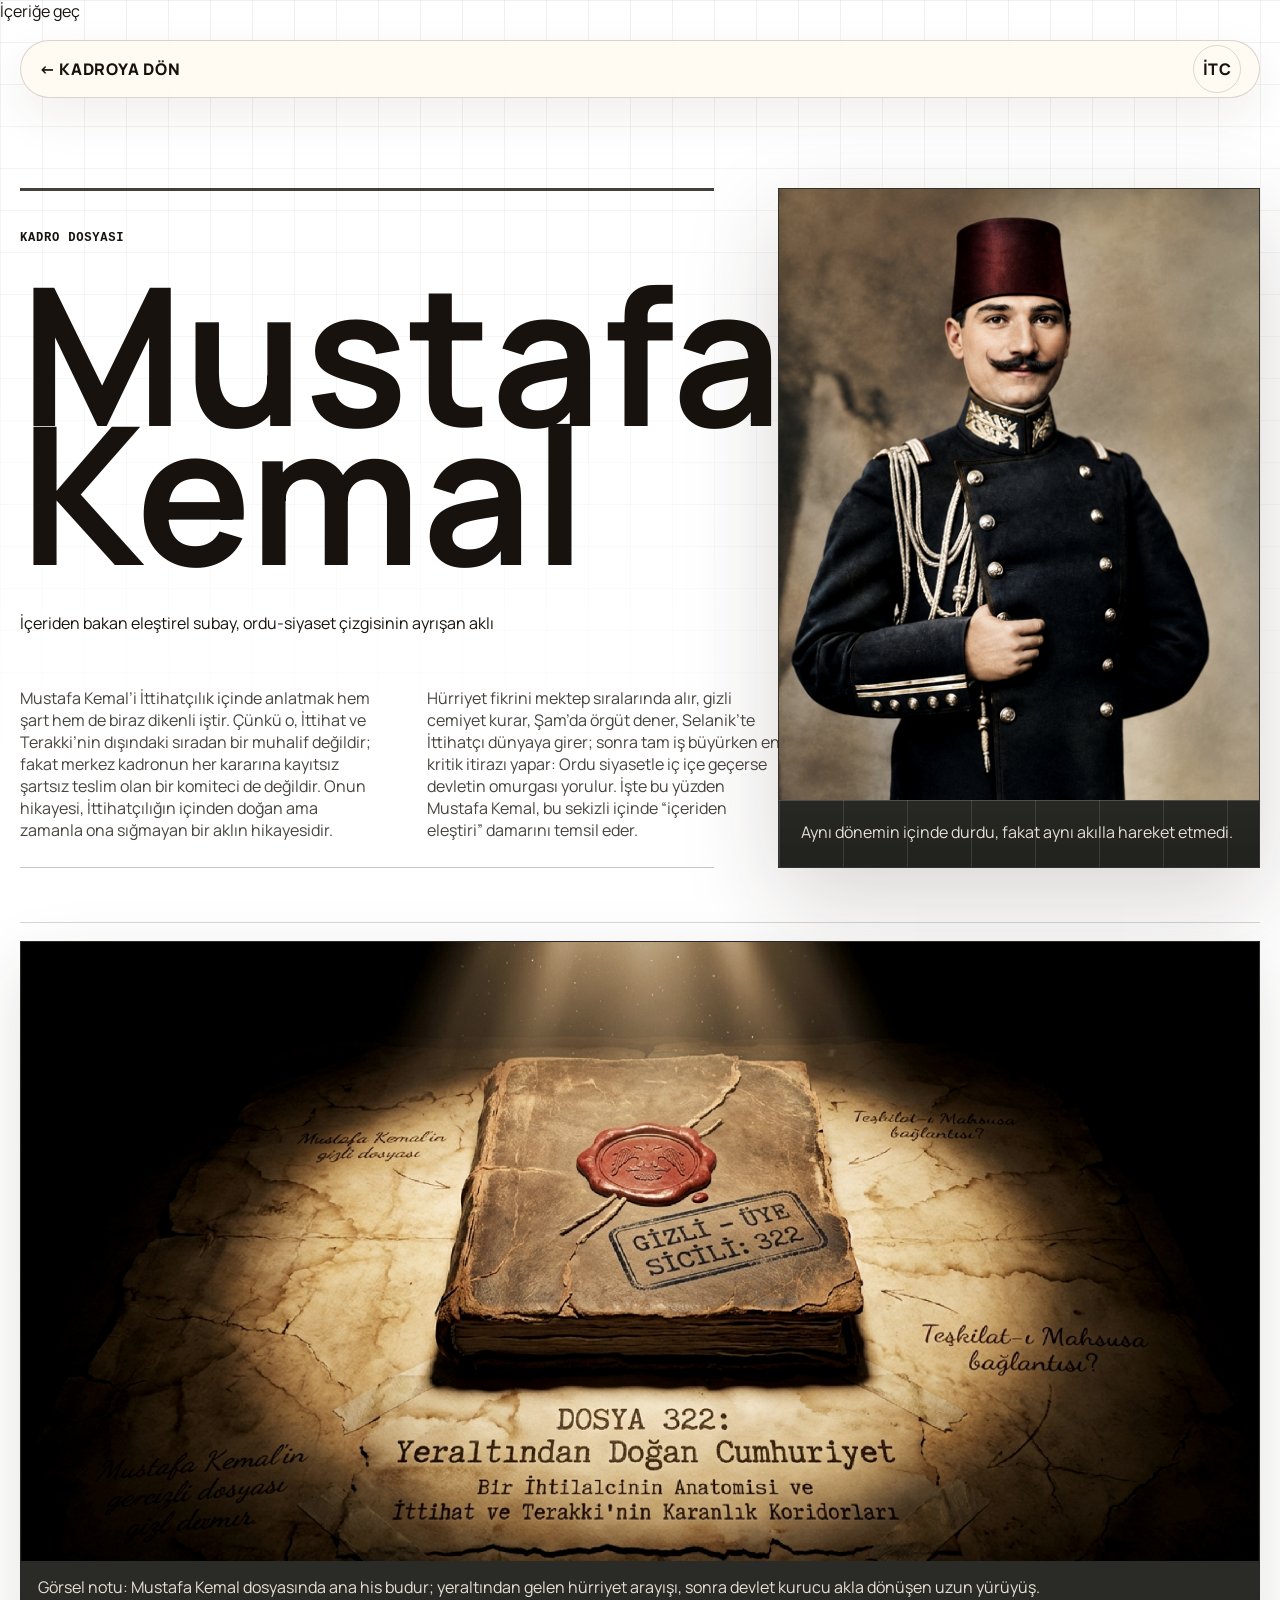
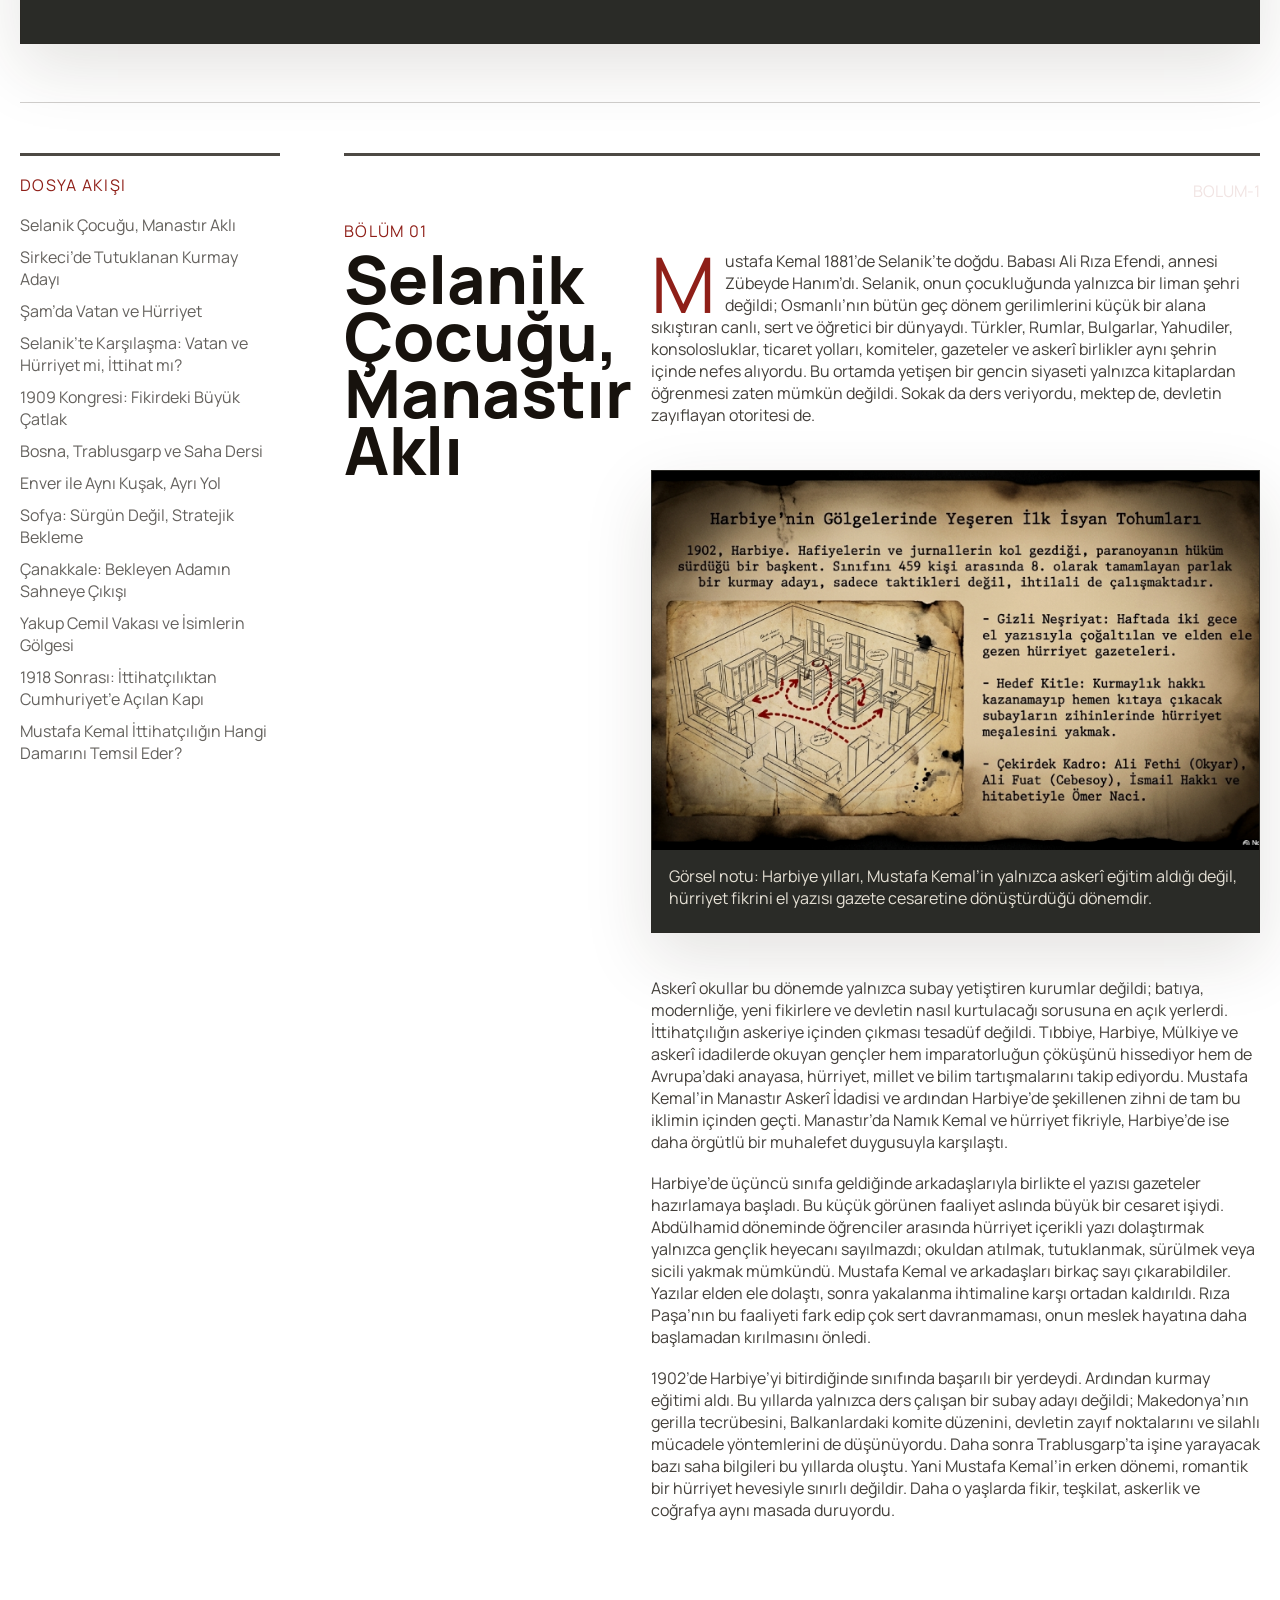
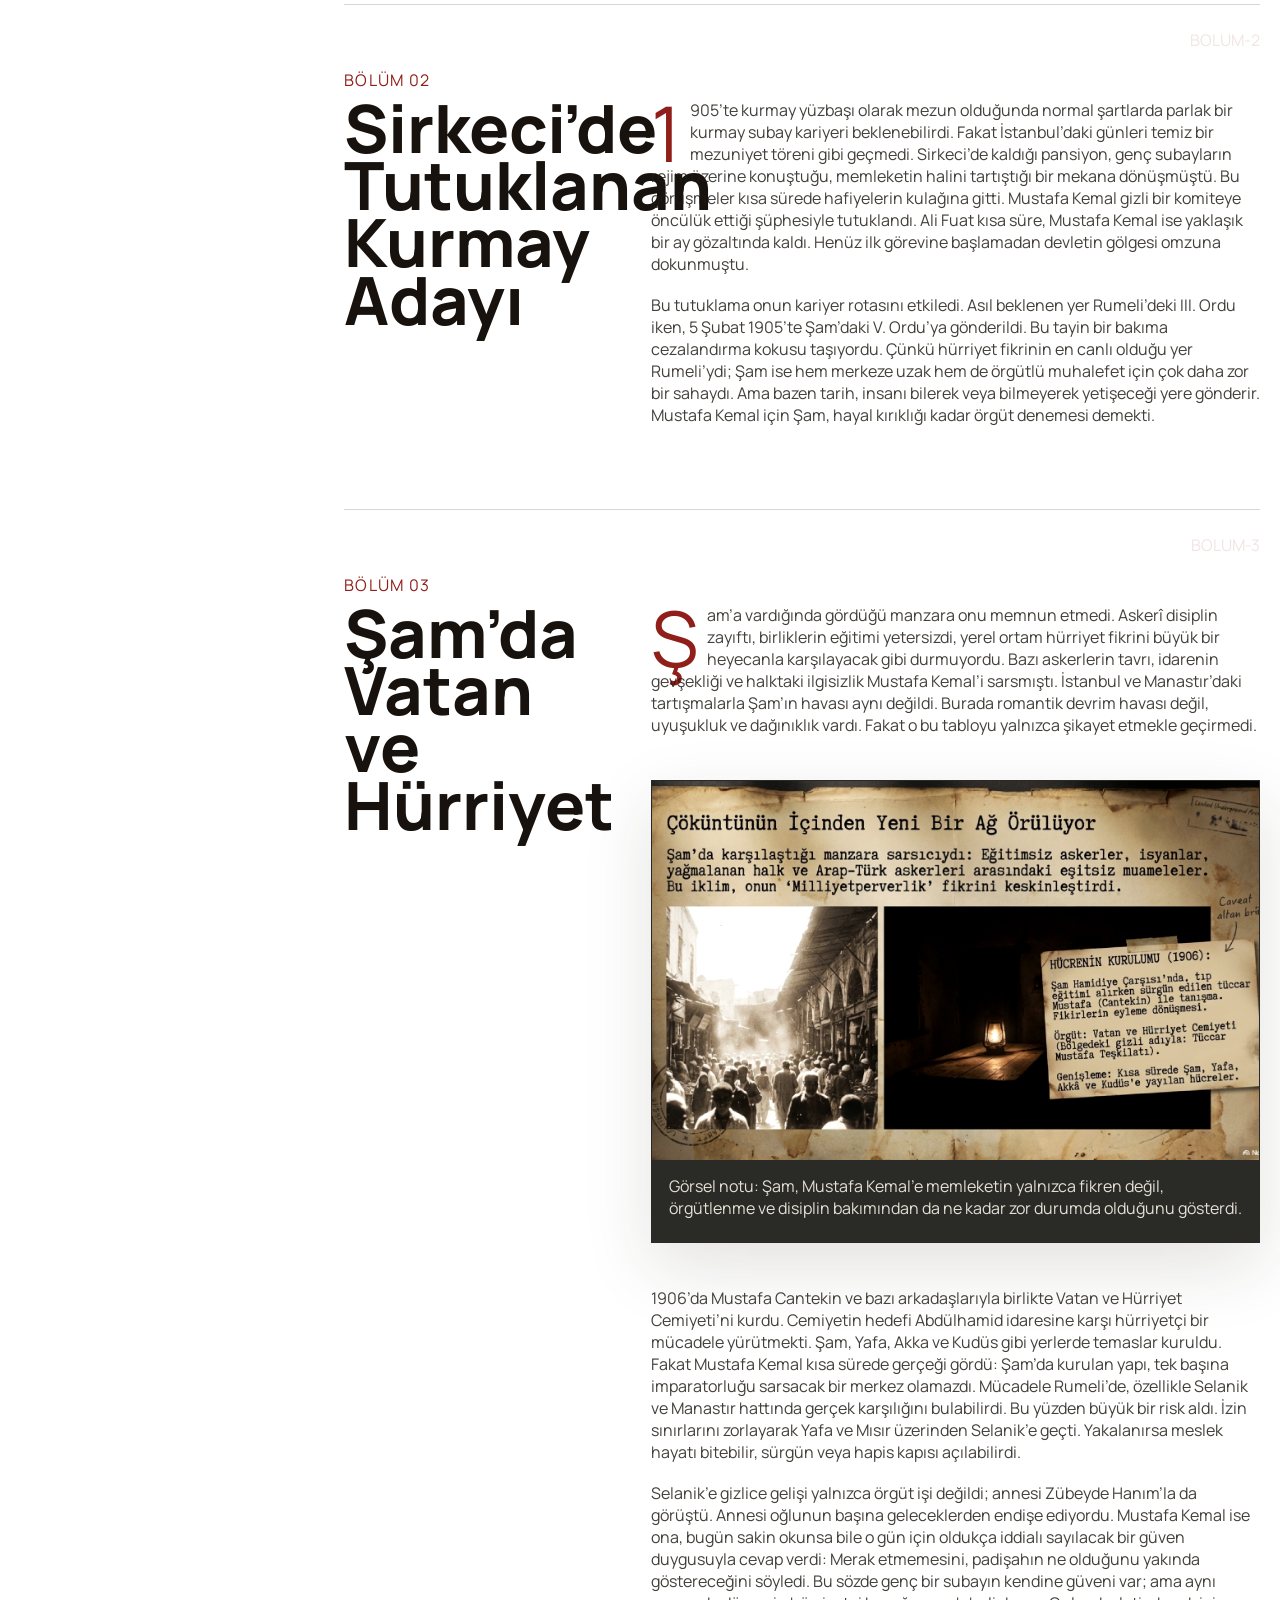
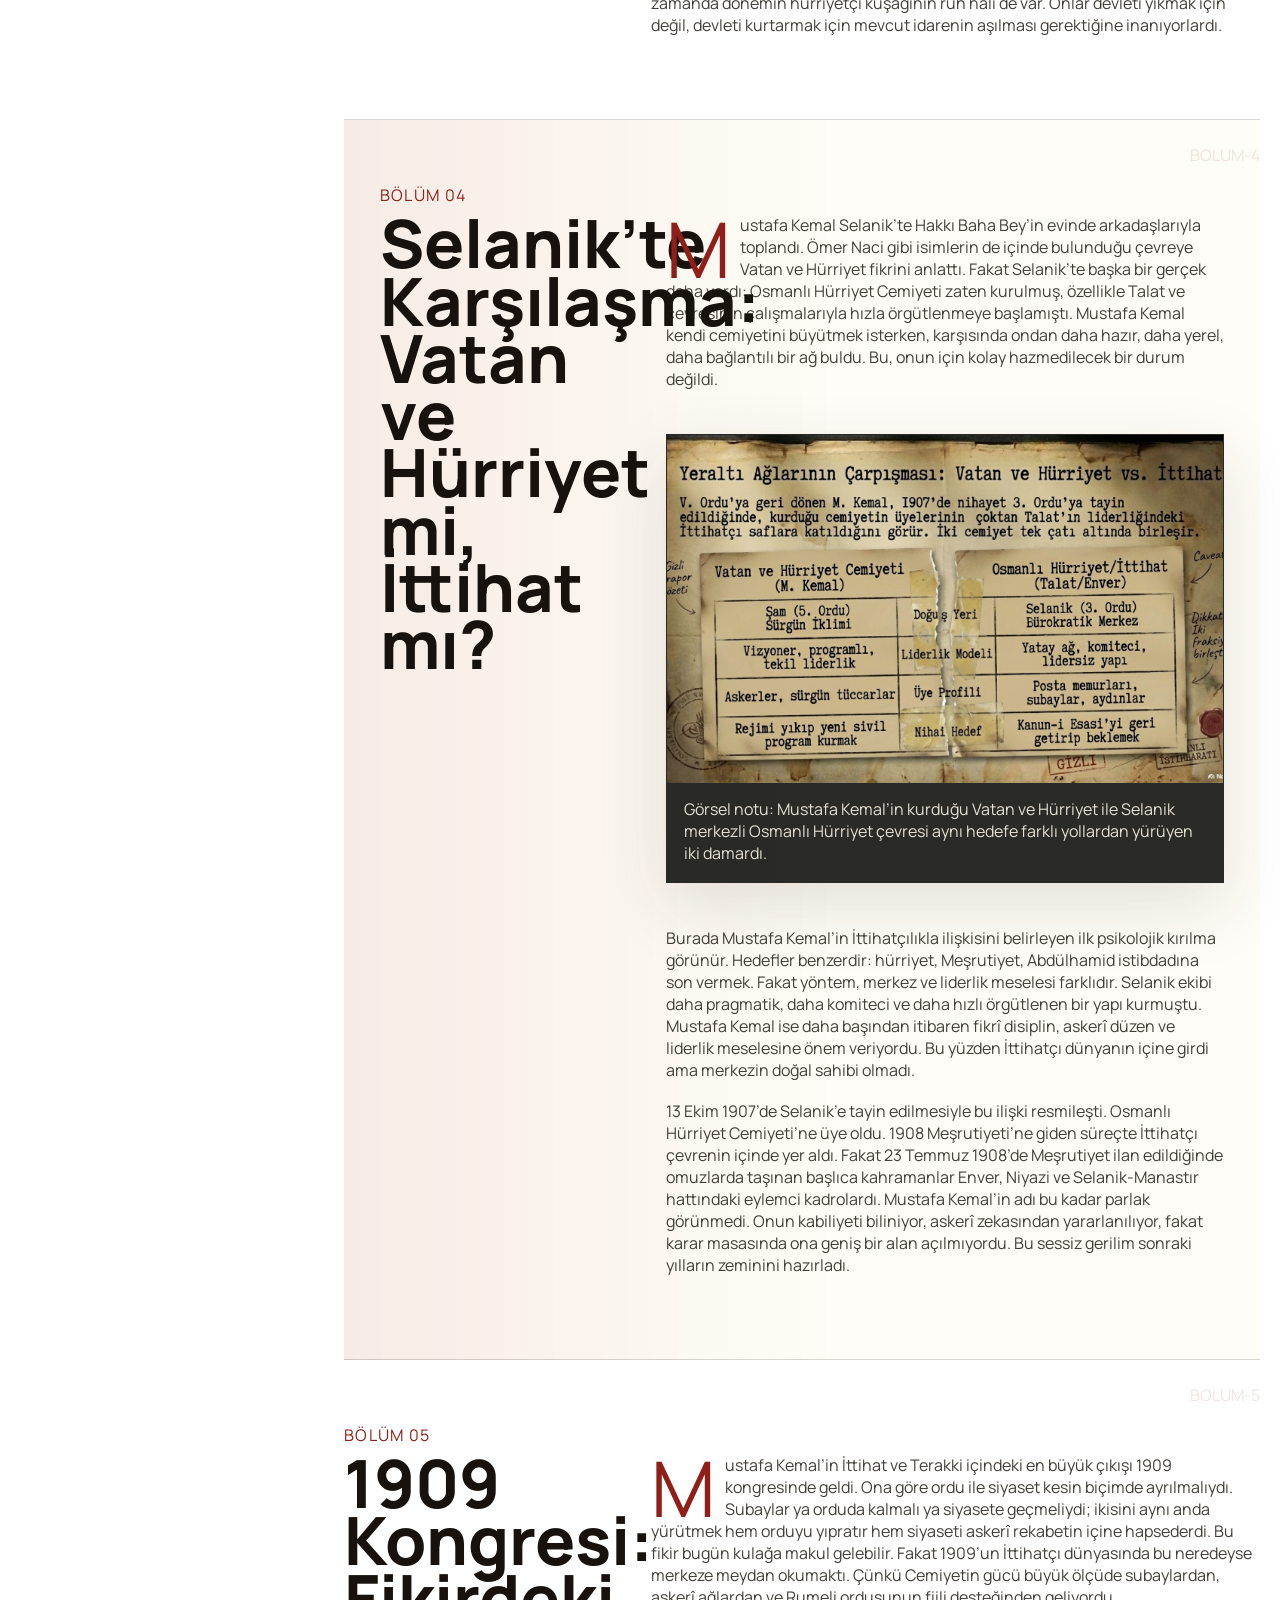
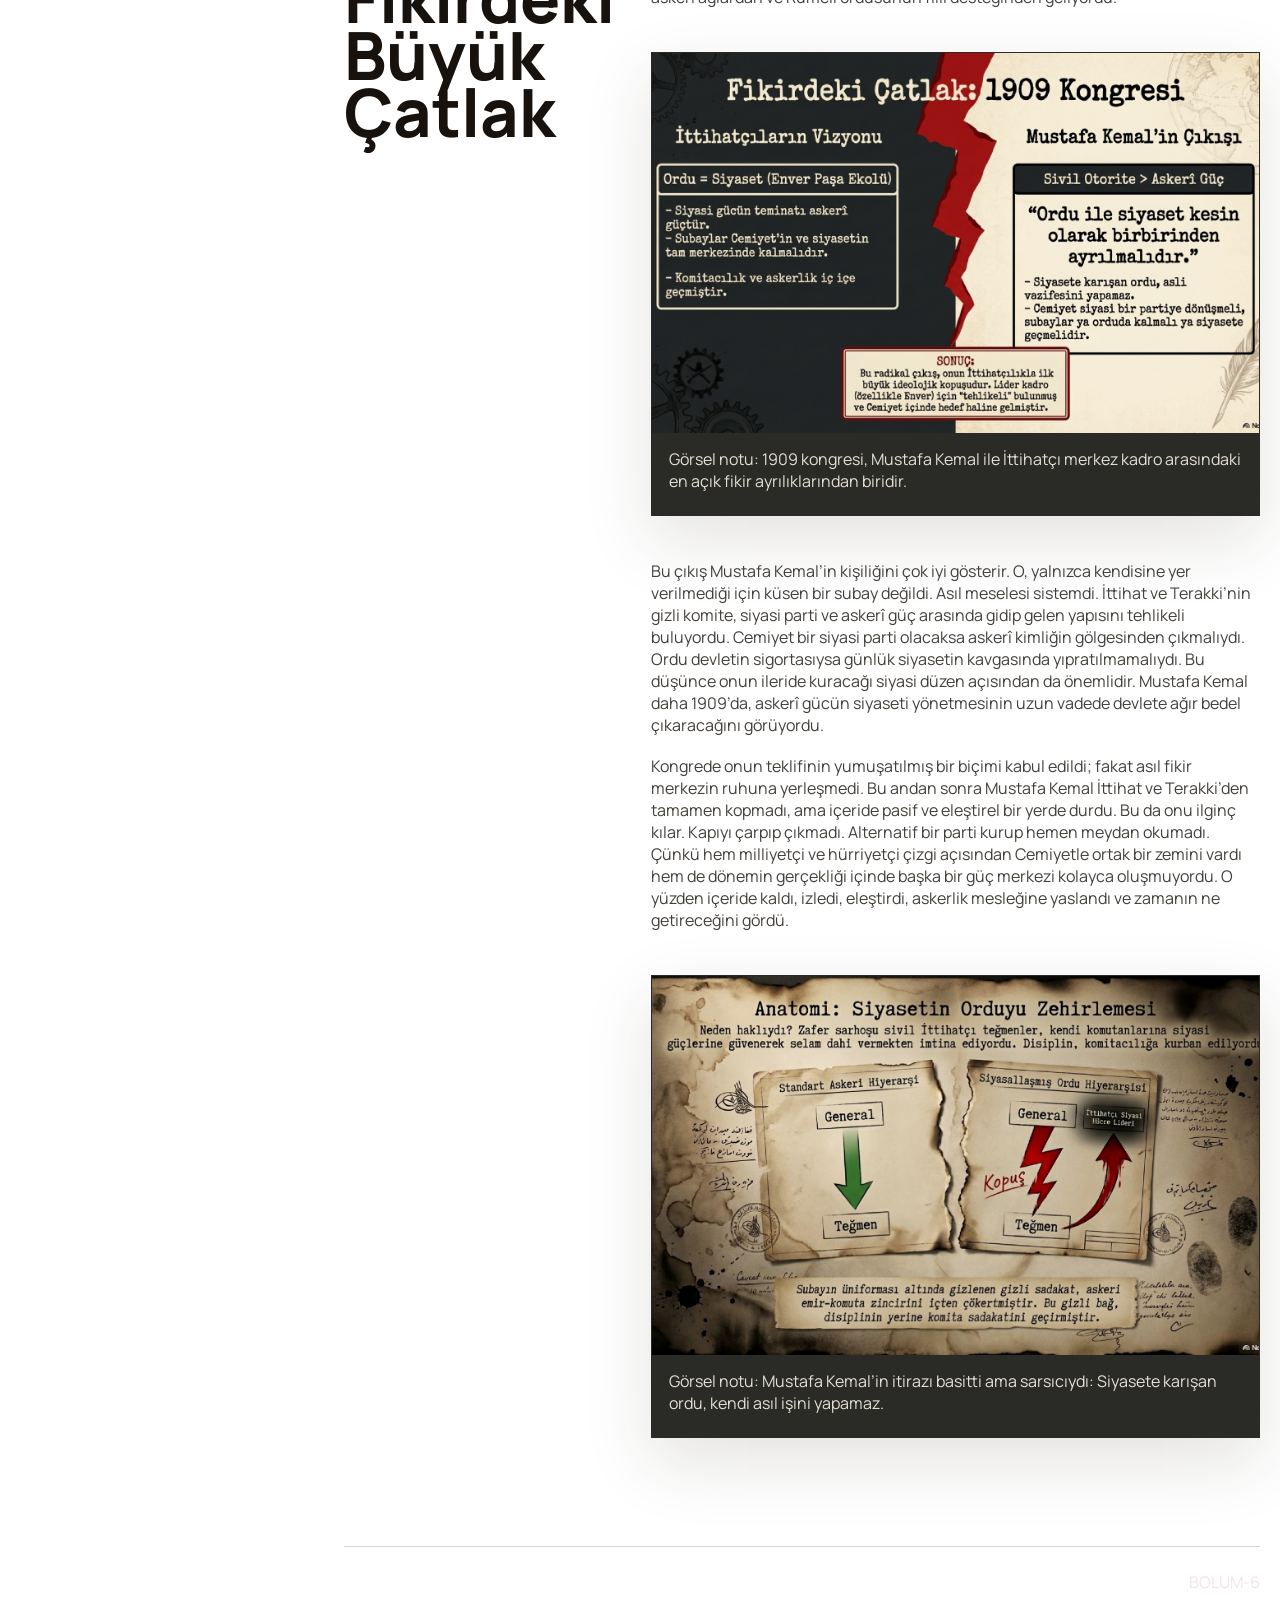
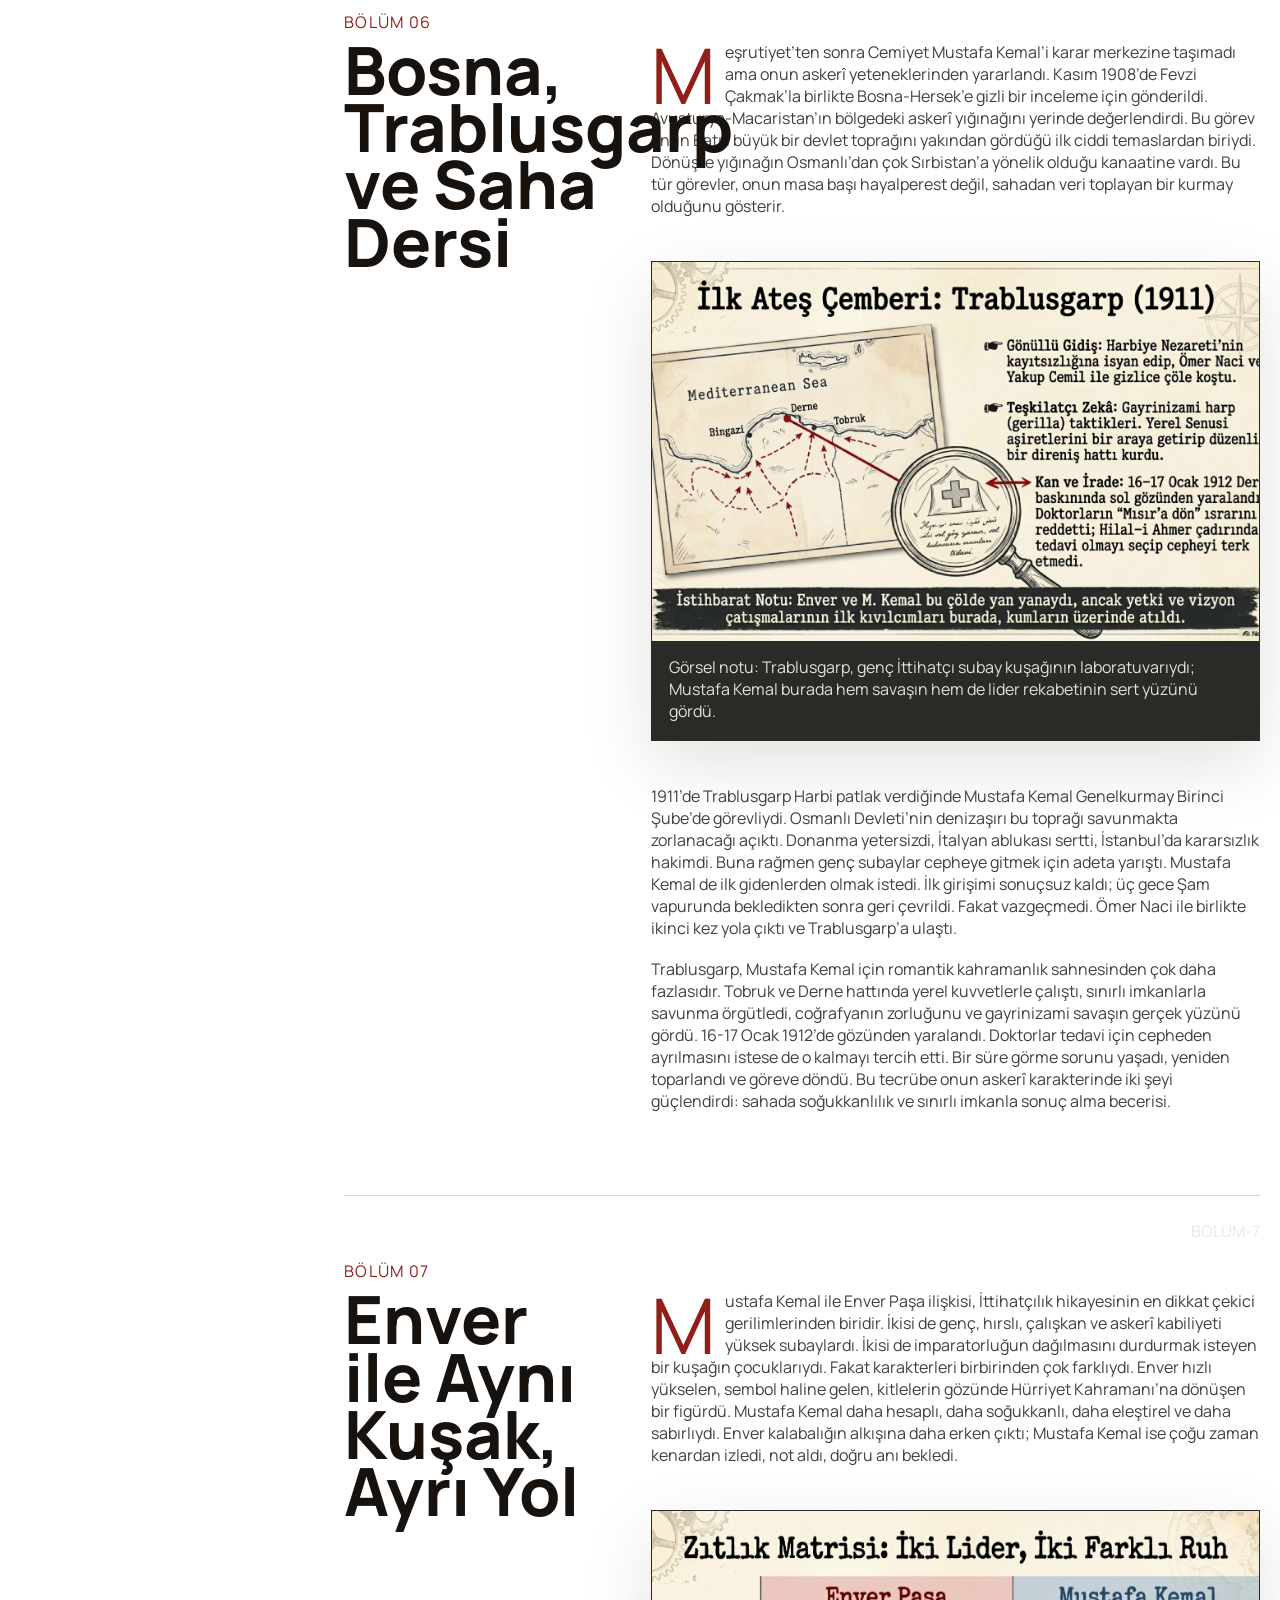
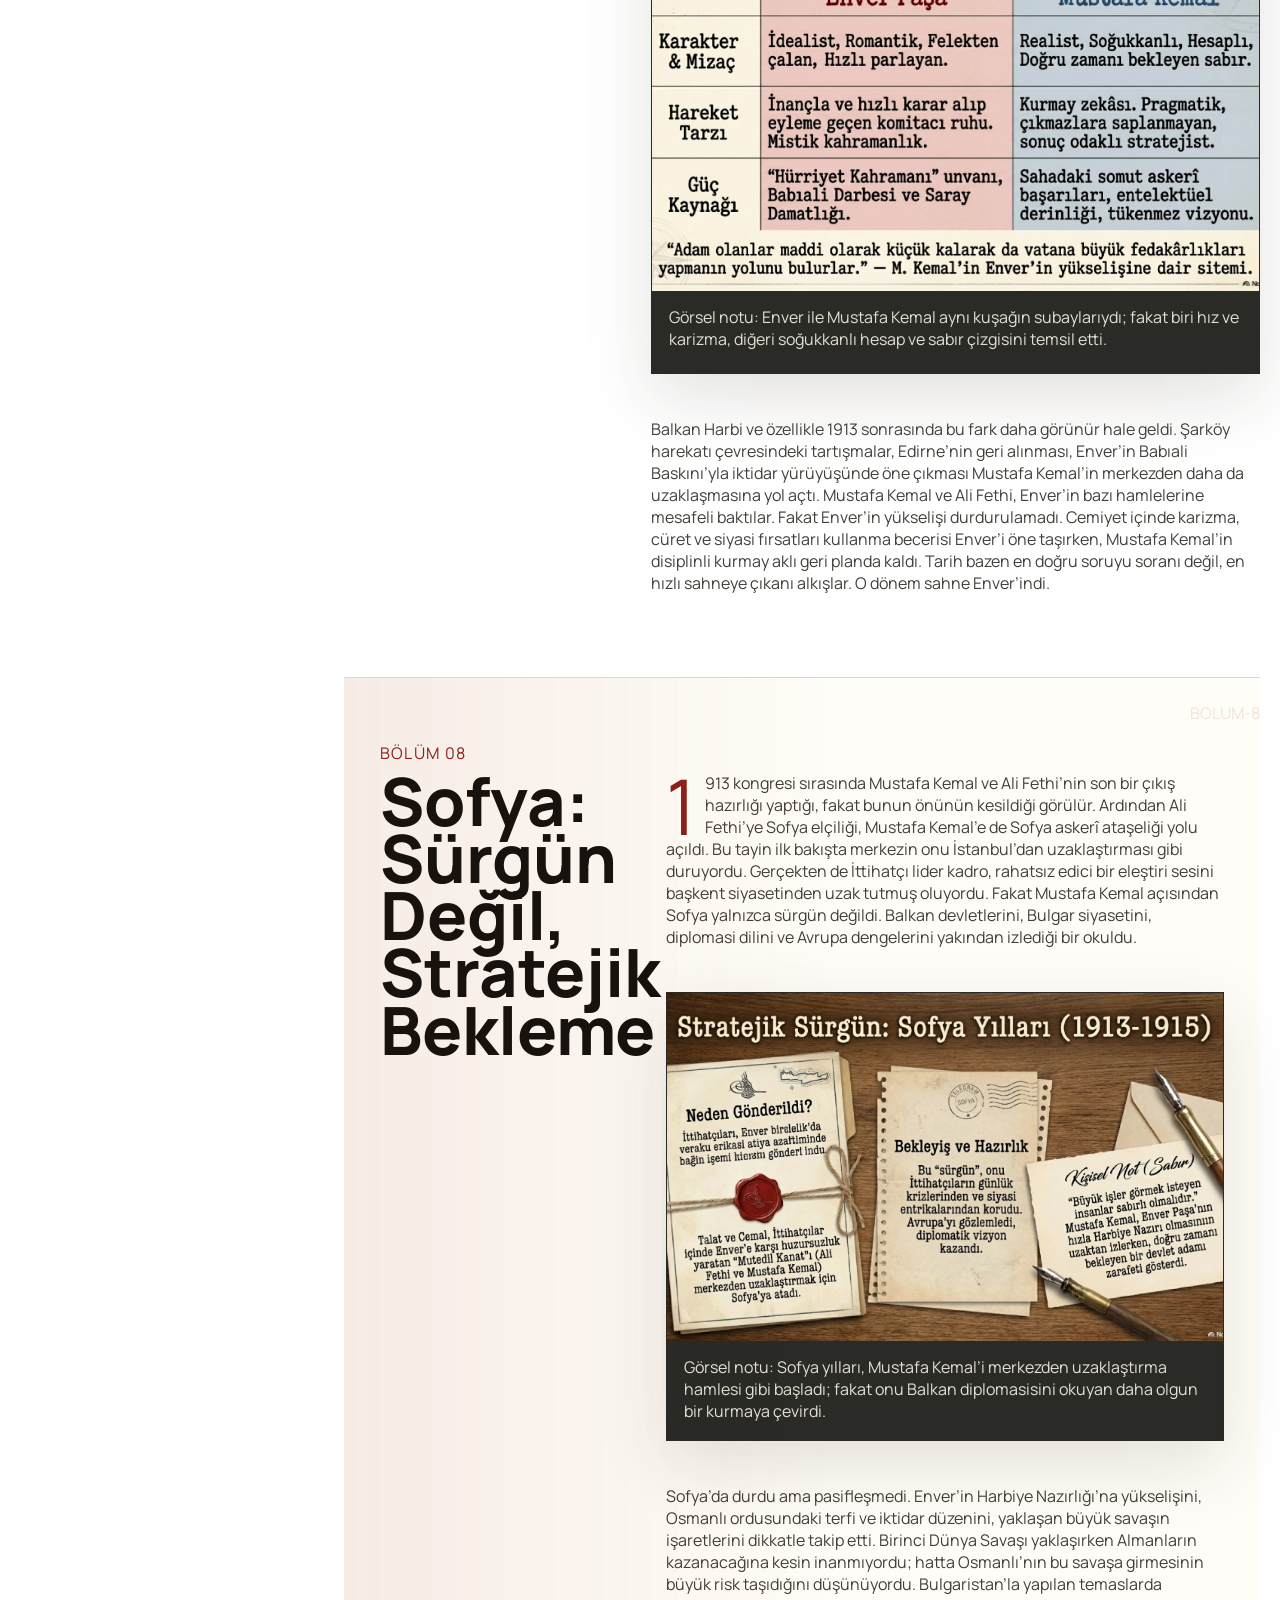
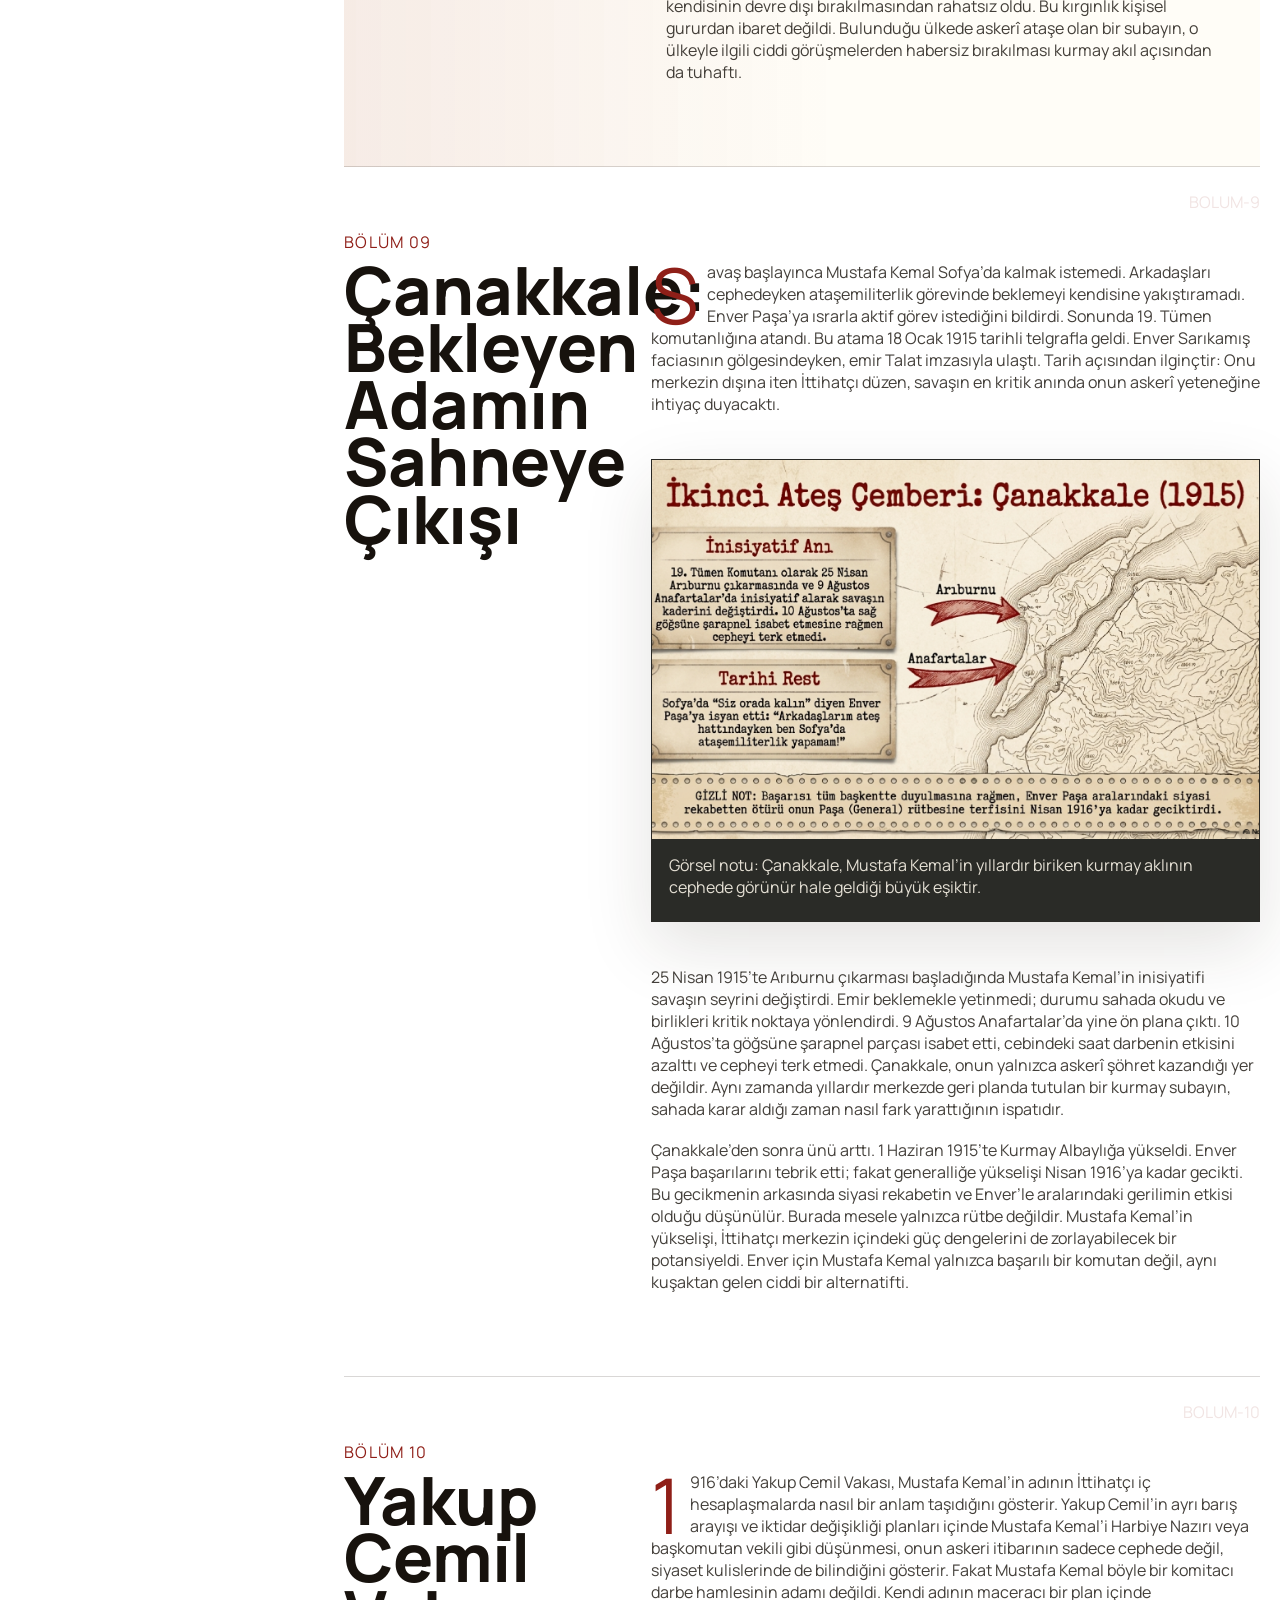
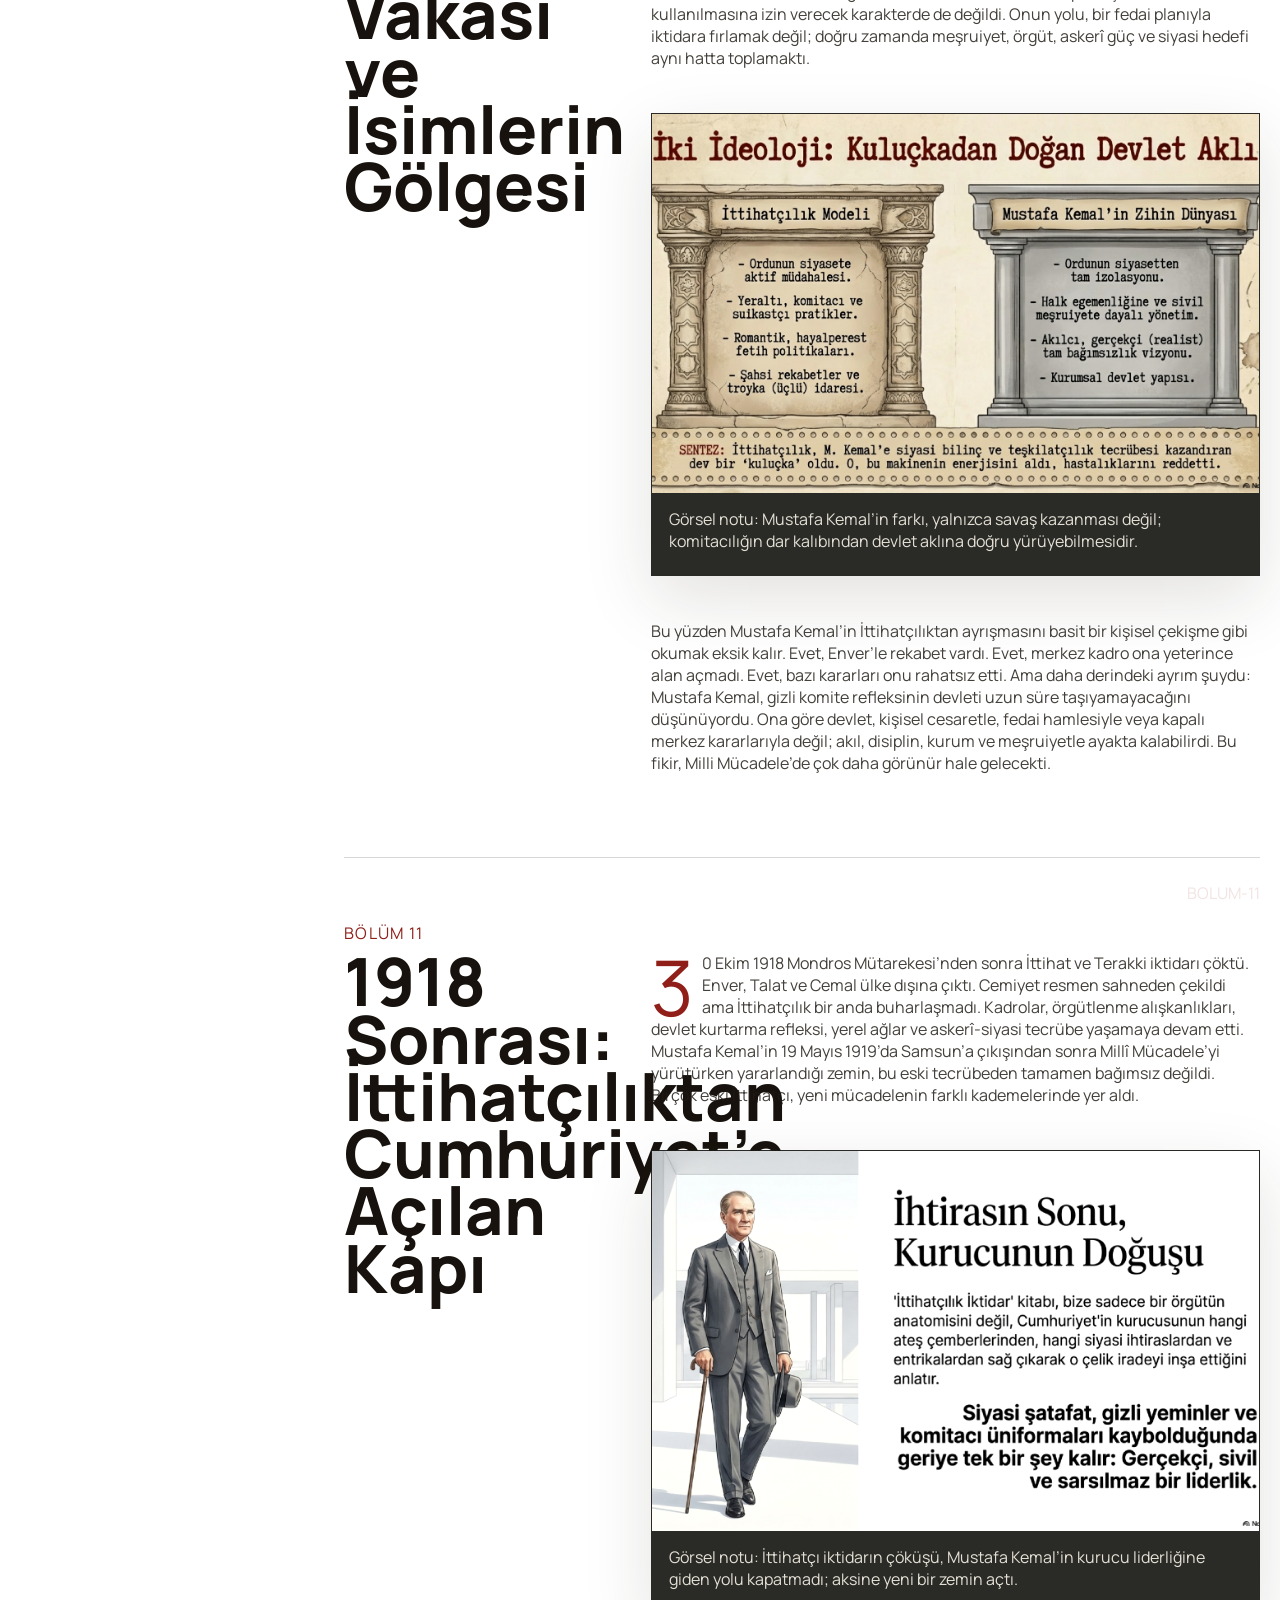
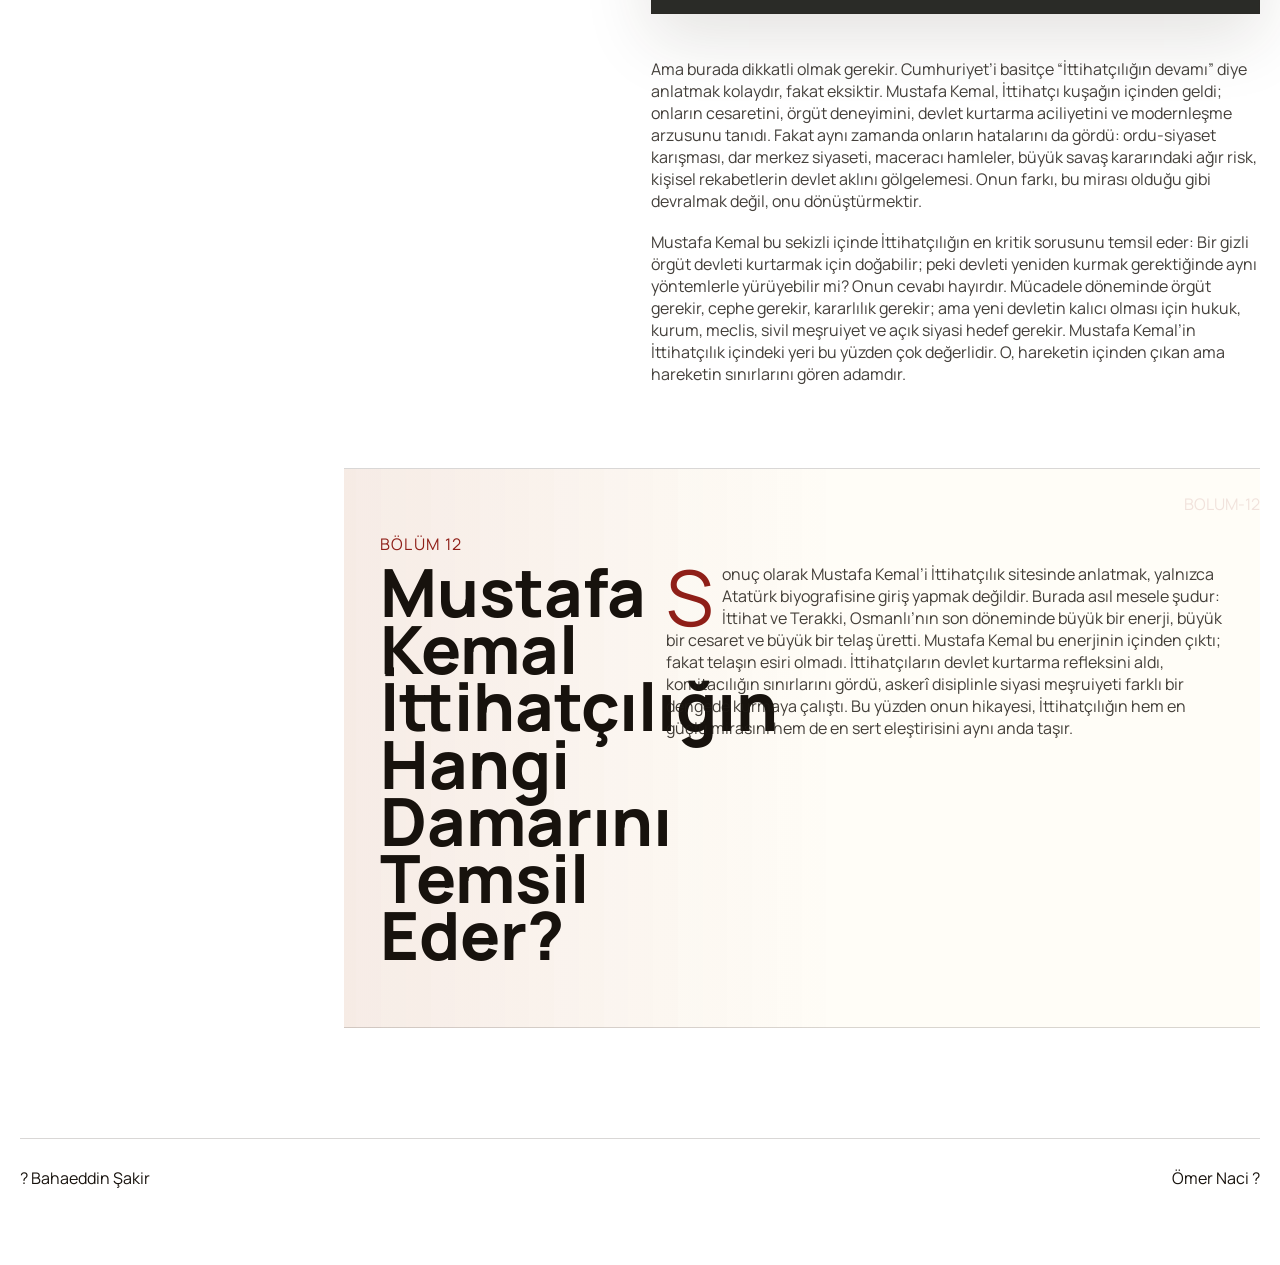
<file: kisiler/mustafa.html>
<!doctype html>
<html lang="tr">
  <head>
    <meta charset="utf-8">
    <meta name="viewport" content="width=device-width, initial-scale=1">
    <title>Mustafa Kemal | İttihat ve Terakki Dosyası</title>
    <link rel="preconnect" href="https://fonts.googleapis.com">
    <link rel="preconnect" href="https://fonts.gstatic.com" crossorigin>
    <link href="https://fonts.googleapis.com/css2?family=Fraunces:opsz,wght,SOFT,WONK@9..144,500..900,80,1&family=Manrope:wght@500;700;800&display=swap" rel="stylesheet">
    <link rel="stylesheet" href="../styles.css?v=20260610-3">
    <link rel="stylesheet" href="../person.css?v=20260610-3">
  </head>
  <body class="bio-page">
    <a class="skip-link" href="#icerik">İçeriğe geç</a>
    <header class="bio-nav">
      <a href="../index.html#kadro" class="bio-back">← Kadroya dön</a>
      <a href="../index.html#top" class="bio-mark">İTC</a>
    </header>
    <main id="icerik">
      <section class="bio-hero">
        <div class="bio-hero-copy">
          <p class="eyebrow">Kadro Dosyası</p>
          <h1>Mustafa Kemal</h1>
          <p class="bio-short">İçeriden bakan eleştirel subay, ordu-siyaset çizgisinin ayrışan aklı</p>
          <p class="bio-lead">Mustafa Kemal’i İttihatçılık içinde anlatmak hem şart hem de biraz dikenli iştir. Çünkü o, İttihat ve Terakki’nin dışındaki sıradan bir muhalif değildir; fakat merkez kadronun her kararına kayıtsız şartsız teslim olan bir komiteci de değildir. Onun hikayesi, İttihatçılığın içinden doğan ama zamanla ona sığmayan bir aklın hikayesidir. Hürriyet fikrini mektep sıralarında alır, gizli cemiyet kurar, Şam’da örgüt dener, Selanik’te İttihatçı dünyaya girer; sonra tam iş büyürken en kritik itirazı yapar: Ordu siyasetle iç içe geçerse devletin omurgası yorulur. İşte bu yüzden Mustafa Kemal, bu sekizli içinde “içeriden eleştiri” damarını temsil eder.</p>
        </div>
        <figure class="bio-portrait"><img src="../assets/bio/mustafa-portrait.png" alt="Mustafa Kemal portresi"><figcaption>Aynı dönemin içinde durdu, fakat aynı akılla hareket etmedi.</figcaption></figure>
      </section>
      <section class="bio-opener" aria-label="Açılış görsel notu"><div class="bio-inline-media"><figure class="bio-inline-figure"><img src="../assets/bio/mustafa-mustafa_dosya_322.png" alt="Mustafa Kemal görseli"><figcaption>Görsel notu: Mustafa Kemal dosyasında ana his budur; yeraltından gelen hürriyet arayışı, sonra devlet kurucu akla dönüşen uzun yürüyüş.</figcaption></figure></div></section>
      <section class="bio-layout"><aside class="bio-toc" aria-label="Sayfa bölümleri"><p>Dosya akışı</p><a href="#bolum-1">Selanik Çocuğu, Manastır Aklı</a>
<a href="#bolum-2">Sirkeci’de Tutuklanan Kurmay Adayı</a>
<a href="#bolum-3">Şam’da Vatan ve Hürriyet</a>
<a href="#bolum-4">Selanik’te Karşılaşma: Vatan ve Hürriyet mi, İttihat mı?</a>
<a href="#bolum-5">1909 Kongresi: Fikirdeki Büyük Çatlak</a>
<a href="#bolum-6">Bosna, Trablusgarp ve Saha Dersi</a>
<a href="#bolum-7">Enver ile Aynı Kuşak, Ayrı Yol</a>
<a href="#bolum-8">Sofya: Sürgün Değil, Stratejik Bekleme</a>
<a href="#bolum-9">Çanakkale: Bekleyen Adamın Sahneye Çıkışı</a>
<a href="#bolum-10">Yakup Cemil Vakası ve İsimlerin Gölgesi</a>
<a href="#bolum-11">1918 Sonrası: İttihatçılıktan Cumhuriyet’e Açılan Kapı</a>
<a href="#bolum-12">Mustafa Kemal İttihatçılığın Hangi Damarını Temsil Eder?</a></aside><article class="bio-article"><section class="bio-section has-media" id="bolum-1"><p class="bio-kicker">Bölüm 01</p><h2>Selanik Çocuğu, Manastır Aklı</h2><div class="bio-copy"><p>Mustafa Kemal 1881’de Selanik’te doğdu. Babası Ali Rıza Efendi, annesi Zübeyde Hanım’dı. Selanik, onun çocukluğunda yalnızca bir liman şehri değildi; Osmanlı’nın bütün geç dönem gerilimlerini küçük bir alana sıkıştıran canlı, sert ve öğretici bir dünyaydı. Türkler, Rumlar, Bulgarlar, Yahudiler, konsolosluklar, ticaret yolları, komiteler, gazeteler ve askerî birlikler aynı şehrin içinde nefes alıyordu. Bu ortamda yetişen bir gencin siyaseti yalnızca kitaplardan öğrenmesi zaten mümkün değildi. Sokak da ders veriyordu, mektep de, devletin zayıflayan otoritesi de.</p><div class="bio-inline-media"><figure class="bio-inline-figure"><img src="../assets/bio/mustafa-mustafa_harbiye_gazete.png" alt="Mustafa Kemal görseli"><figcaption>Görsel notu: Harbiye yılları, Mustafa Kemal’in yalnızca askerî eğitim aldığı değil, hürriyet fikrini el yazısı gazete cesaretine dönüştürdüğü dönemdir.</figcaption></figure></div><p>Askerî okullar bu dönemde yalnızca subay yetiştiren kurumlar değildi; batıya, modernliğe, yeni fikirlere ve devletin nasıl kurtulacağı sorusuna en açık yerlerdi. İttihatçılığın askeriye içinden çıkması tesadüf değildi. Tıbbiye, Harbiye, Mülkiye ve askerî idadilerde okuyan gençler hem imparatorluğun çöküşünü hissediyor hem de Avrupa’daki anayasa, hürriyet, millet ve bilim tartışmalarını takip ediyordu. Mustafa Kemal’in Manastır Askerî İdadisi ve ardından Harbiye’de şekillenen zihni de tam bu iklimin içinden geçti. Manastır’da Namık Kemal ve hürriyet fikriyle, Harbiye’de ise daha örgütlü bir muhalefet duygusuyla karşılaştı.</p><p>Harbiye’de üçüncü sınıfa geldiğinde arkadaşlarıyla birlikte el yazısı gazeteler hazırlamaya başladı. Bu küçük görünen faaliyet aslında büyük bir cesaret işiydi. Abdülhamid döneminde öğrenciler arasında hürriyet içerikli yazı dolaştırmak yalnızca gençlik heyecanı sayılmazdı; okuldan atılmak, tutuklanmak, sürülmek veya sicili yakmak mümkündü. Mustafa Kemal ve arkadaşları birkaç sayı çıkarabildiler. Yazılar elden ele dolaştı, sonra yakalanma ihtimaline karşı ortadan kaldırıldı. Rıza Paşa’nın bu faaliyeti fark edip çok sert davranmaması, onun meslek hayatına daha başlamadan kırılmasını önledi.</p><p>1902’de Harbiye’yi bitirdiğinde sınıfında başarılı bir yerdeydi. Ardından kurmay eğitimi aldı. Bu yıllarda yalnızca ders çalışan bir subay adayı değildi; Makedonya’nın gerilla tecrübesini, Balkanlardaki komite düzenini, devletin zayıf noktalarını ve silahlı mücadele yöntemlerini de düşünüyordu. Daha sonra Trablusgarp’ta işine yarayacak bazı saha bilgileri bu yıllarda oluştu. Yani Mustafa Kemal’in erken dönemi, romantik bir hürriyet hevesiyle sınırlı değildir. Daha o yaşlarda fikir, teşkilat, askerlik ve coğrafya aynı masada duruyordu.</p></div></section><section class="bio-section" id="bolum-2"><p class="bio-kicker">Bölüm 02</p><h2>Sirkeci’de Tutuklanan Kurmay Adayı</h2><div class="bio-copy"><p>1905’te kurmay yüzbaşı olarak mezun olduğunda normal şartlarda parlak bir kurmay subay kariyeri beklenebilirdi. Fakat İstanbul’daki günleri temiz bir mezuniyet töreni gibi geçmedi. Sirkeci’de kaldığı pansiyon, genç subayların rejim üzerine konuştuğu, memleketin halini tartıştığı bir mekana dönüşmüştü. Bu görüşmeler kısa sürede hafiyelerin kulağına gitti. Mustafa Kemal gizli bir komiteye öncülük ettiği şüphesiyle tutuklandı. Ali Fuat kısa süre, Mustafa Kemal ise yaklaşık bir ay gözaltında kaldı. Henüz ilk görevine başlamadan devletin gölgesi omzuna dokunmuştu.</p><p>Bu tutuklama onun kariyer rotasını etkiledi. Asıl beklenen yer Rumeli’deki III. Ordu iken, 5 Şubat 1905’te Şam’daki V. Ordu’ya gönderildi. Bu tayin bir bakıma cezalandırma kokusu taşıyordu. Çünkü hürriyet fikrinin en canlı olduğu yer Rumeli’ydi; Şam ise hem merkeze uzak hem de örgütlü muhalefet için çok daha zor bir sahaydı. Ama bazen tarih, insanı bilerek veya bilmeyerek yetişeceği yere gönderir. Mustafa Kemal için Şam, hayal kırıklığı kadar örgüt denemesi demekti.</p></div></section><section class="bio-section has-media" id="bolum-3"><p class="bio-kicker">Bölüm 03</p><h2>Şam’da Vatan ve Hürriyet</h2><div class="bio-copy"><p>Şam’a vardığında gördüğü manzara onu memnun etmedi. Askerî disiplin zayıftı, birliklerin eğitimi yetersizdi, yerel ortam hürriyet fikrini büyük bir heyecanla karşılayacak gibi durmuyordu. Bazı askerlerin tavrı, idarenin gevşekliği ve halktaki ilgisizlik Mustafa Kemal’i sarsmıştı. İstanbul ve Manastır’daki tartışmalarla Şam’ın havası aynı değildi. Burada romantik devrim havası değil, uyuşukluk ve dağınıklık vardı. Fakat o bu tabloyu yalnızca şikayet etmekle geçirmedi.</p><div class="bio-inline-media"><figure class="bio-inline-figure"><img src="../assets/bio/mustafa-mustafa_sam_vatan_hurriyet.png" alt="Mustafa Kemal görseli"><figcaption>Görsel notu: Şam, Mustafa Kemal’e memleketin yalnızca fikren değil, örgütlenme ve disiplin bakımından da ne kadar zor durumda olduğunu gösterdi.</figcaption></figure></div><p>1906’da Mustafa Cantekin ve bazı arkadaşlarıyla birlikte Vatan ve Hürriyet Cemiyeti’ni kurdu. Cemiyetin hedefi Abdülhamid idaresine karşı hürriyetçi bir mücadele yürütmekti. Şam, Yafa, Akka ve Kudüs gibi yerlerde temaslar kuruldu. Fakat Mustafa Kemal kısa sürede gerçeği gördü: Şam’da kurulan yapı, tek başına imparatorluğu sarsacak bir merkez olamazdı. Mücadele Rumeli’de, özellikle Selanik ve Manastır hattında gerçek karşılığını bulabilirdi. Bu yüzden büyük bir risk aldı. İzin sınırlarını zorlayarak Yafa ve Mısır üzerinden Selanik’e geçti. Yakalanırsa meslek hayatı bitebilir, sürgün veya hapis kapısı açılabilirdi.</p><p>Selanik’e gizlice gelişi yalnızca örgüt işi değildi; annesi Zübeyde Hanım’la da görüştü. Annesi oğlunun başına geleceklerden endişe ediyordu. Mustafa Kemal ise ona, bugün sakin okunsa bile o gün için oldukça iddialı sayılacak bir güven duygusuyla cevap verdi: Merak etmemesini, padişahın ne olduğunu yakında göstereceğini söyledi. Bu sözde genç bir subayın kendine güveni var; ama aynı zamanda dönemin hürriyetçi kuşağının ruh hali de var. Onlar devleti yıkmak için değil, devleti kurtarmak için mevcut idarenin aşılması gerektiğine inanıyorlardı.</p></div></section><section class="bio-section has-media" id="bolum-4"><p class="bio-kicker">Bölüm 04</p><h2>Selanik’te Karşılaşma: Vatan ve Hürriyet mi, İttihat mı?</h2><div class="bio-copy"><p>Mustafa Kemal Selanik’te Hakkı Baha Bey’in evinde arkadaşlarıyla toplandı. Ömer Naci gibi isimlerin de içinde bulunduğu çevreye Vatan ve Hürriyet fikrini anlattı. Fakat Selanik’te başka bir gerçek daha vardı: Osmanlı Hürriyet Cemiyeti zaten kurulmuş, özellikle Talat ve çevresinin çalışmalarıyla hızla örgütlenmeye başlamıştı. Mustafa Kemal kendi cemiyetini büyütmek isterken, karşısında ondan daha hazır, daha yerel, daha bağlantılı bir ağ buldu. Bu, onun için kolay hazmedilecek bir durum değildi.</p><div class="bio-inline-media"><figure class="bio-inline-figure"><img src="../assets/bio/mustafa-mustafa_vatan_ittihat_karsilasma.png" alt="Mustafa Kemal görseli"><figcaption>Görsel notu: Mustafa Kemal’in kurduğu Vatan ve Hürriyet ile Selanik merkezli Osmanlı Hürriyet çevresi aynı hedefe farklı yollardan yürüyen iki damardı.</figcaption></figure></div><p>Burada Mustafa Kemal’in İttihatçılıkla ilişkisini belirleyen ilk psikolojik kırılma görünür. Hedefler benzerdir: hürriyet, Meşrutiyet, Abdülhamid istibdadına son vermek. Fakat yöntem, merkez ve liderlik meselesi farklıdır. Selanik ekibi daha pragmatik, daha komiteci ve daha hızlı örgütlenen bir yapı kurmuştu. Mustafa Kemal ise daha başından itibaren fikrî disiplin, askerî düzen ve liderlik meselesine önem veriyordu. Bu yüzden İttihatçı dünyanın içine girdi ama merkezin doğal sahibi olmadı.</p><p>13 Ekim 1907’de Selanik’e tayin edilmesiyle bu ilişki resmileşti. Osmanlı Hürriyet Cemiyeti’ne üye oldu. 1908 Meşrutiyeti’ne giden süreçte İttihatçı çevrenin içinde yer aldı. Fakat 23 Temmuz 1908’de Meşrutiyet ilan edildiğinde omuzlarda taşınan başlıca kahramanlar Enver, Niyazi ve Selanik-Manastır hattındaki eylemci kadrolardı. Mustafa Kemal’in adı bu kadar parlak görünmedi. Onun kabiliyeti biliniyor, askerî zekasından yararlanılıyor, fakat karar masasında ona geniş bir alan açılmıyordu. Bu sessiz gerilim sonraki yılların zeminini hazırladı.</p></div></section><section class="bio-section has-media" id="bolum-5"><p class="bio-kicker">Bölüm 05</p><h2>1909 Kongresi: Fikirdeki Büyük Çatlak</h2><div class="bio-copy"><p>Mustafa Kemal’in İttihat ve Terakki içindeki en büyük çıkışı 1909 kongresinde geldi. Ona göre ordu ile siyaset kesin biçimde ayrılmalıydı. Subaylar ya orduda kalmalı ya siyasete geçmeliydi; ikisini aynı anda yürütmek hem orduyu yıpratır hem siyaseti askerî rekabetin içine hapsederdi. Bu fikir bugün kulağa makul gelebilir. Fakat 1909’un İttihatçı dünyasında bu neredeyse merkeze meydan okumaktı. Çünkü Cemiyetin gücü büyük ölçüde subaylardan, askerî ağlardan ve Rumeli ordusunun fiili desteğinden geliyordu.</p><div class="bio-inline-media"><figure class="bio-inline-figure"><img src="../assets/bio/mustafa-mustafa_1909_catlak.png" alt="Mustafa Kemal görseli"><figcaption>Görsel notu: 1909 kongresi, Mustafa Kemal ile İttihatçı merkez kadro arasındaki en açık fikir ayrılıklarından biridir.</figcaption></figure></div><p>Bu çıkış Mustafa Kemal’in kişiliğini çok iyi gösterir. O, yalnızca kendisine yer verilmediği için küsen bir subay değildi. Asıl meselesi sistemdi. İttihat ve Terakki’nin gizli komite, siyasi parti ve askerî güç arasında gidip gelen yapısını tehlikeli buluyordu. Cemiyet bir siyasi parti olacaksa askerî kimliğin gölgesinden çıkmalıydı. Ordu devletin sigortasıysa günlük siyasetin kavgasında yıpratılmamalıydı. Bu düşünce onun ileride kuracağı siyasi düzen açısından da önemlidir. Mustafa Kemal daha 1909’da, askerî gücün siyaseti yönetmesinin uzun vadede devlete ağır bedel çıkaracağını görüyordu.</p><p>Kongrede onun teklifinin yumuşatılmış bir biçimi kabul edildi; fakat asıl fikir merkezin ruhuna yerleşmedi. Bu andan sonra Mustafa Kemal İttihat ve Terakki’den tamamen kopmadı, ama içeride pasif ve eleştirel bir yerde durdu. Bu da onu ilginç kılar. Kapıyı çarpıp çıkmadı. Alternatif bir parti kurup hemen meydan okumadı. Çünkü hem milliyetçi ve hürriyetçi çizgi açısından Cemiyetle ortak bir zemini vardı hem de dönemin gerçekliği içinde başka bir güç merkezi kolayca oluşmuyordu. O yüzden içeride kaldı, izledi, eleştirdi, askerlik mesleğine yaslandı ve zamanın ne getireceğini gördü.</p><div class="bio-inline-media"><figure class="bio-inline-figure"><img src="../assets/bio/mustafa-mustafa_ordu_siyaset.png" alt="Mustafa Kemal görseli"><figcaption>Görsel notu: Mustafa Kemal’in itirazı basitti ama sarsıcıydı: Siyasete karışan ordu, kendi asıl işini yapamaz.</figcaption></figure></div></div></section><section class="bio-section has-media" id="bolum-6"><p class="bio-kicker">Bölüm 06</p><h2>Bosna, Trablusgarp ve Saha Dersi</h2><div class="bio-copy"><p>Meşrutiyet’ten sonra Cemiyet Mustafa Kemal’i karar merkezine taşımadı ama onun askerî yeteneklerinden yararlandı. Kasım 1908’de Fevzi Çakmak’la birlikte Bosna-Hersek’e gizli bir inceleme için gönderildi. Avusturya-Macaristan’ın bölgedeki askerî yığınağını yerinde değerlendirdi. Bu görev onun Batılı büyük bir devlet toprağını yakından gördüğü ilk ciddi temaslardan biriydi. Dönüşte yığınağın Osmanlı’dan çok Sırbistan’a yönelik olduğu kanaatine vardı. Bu tür görevler, onun masa başı hayalperest değil, sahadan veri toplayan bir kurmay olduğunu gösterir.</p><div class="bio-inline-media"><figure class="bio-inline-figure"><img src="../assets/bio/mustafa-mustafa_trablusgarp.png" alt="Mustafa Kemal görseli"><figcaption>Görsel notu: Trablusgarp, genç İttihatçı subay kuşağının laboratuvarıydı; Mustafa Kemal burada hem savaşın hem de lider rekabetinin sert yüzünü gördü.</figcaption></figure></div><p>1911’de Trablusgarp Harbi patlak verdiğinde Mustafa Kemal Genelkurmay Birinci Şube’de görevliydi. Osmanlı Devleti’nin denizaşırı bu toprağı savunmakta zorlanacağı açıktı. Donanma yetersizdi, İtalyan ablukası sertti, İstanbul’da kararsızlık hakimdi. Buna rağmen genç subaylar cepheye gitmek için adeta yarıştı. Mustafa Kemal de ilk gidenlerden olmak istedi. İlk girişimi sonuçsuz kaldı; üç gece Şam vapurunda bekledikten sonra geri çevrildi. Fakat vazgeçmedi. Ömer Naci ile birlikte ikinci kez yola çıktı ve Trablusgarp’a ulaştı.</p><p>Trablusgarp, Mustafa Kemal için romantik kahramanlık sahnesinden çok daha fazlasıdır. Tobruk ve Derne hattında yerel kuvvetlerle çalıştı, sınırlı imkanlarla savunma örgütledi, coğrafyanın zorluğunu ve gayrinizami savaşın gerçek yüzünü gördü. 16-17 Ocak 1912’de gözünden yaralandı. Doktorlar tedavi için cepheden ayrılmasını istese de o kalmayı tercih etti. Bir süre görme sorunu yaşadı, yeniden toparlandı ve göreve döndü. Bu tecrübe onun askerî karakterinde iki şeyi güçlendirdi: sahada soğukkanlılık ve sınırlı imkanla sonuç alma becerisi.</p></div></section><section class="bio-section has-media" id="bolum-7"><p class="bio-kicker">Bölüm 07</p><h2>Enver ile Aynı Kuşak, Ayrı Yol</h2><div class="bio-copy"><p>Mustafa Kemal ile Enver Paşa ilişkisi, İttihatçılık hikayesinin en dikkat çekici gerilimlerinden biridir. İkisi de genç, hırslı, çalışkan ve askerî kabiliyeti yüksek subaylardı. İkisi de imparatorluğun dağılmasını durdurmak isteyen bir kuşağın çocuklarıydı. Fakat karakterleri birbirinden çok farklıydı. Enver hızlı yükselen, sembol haline gelen, kitlelerin gözünde Hürriyet Kahramanı’na dönüşen bir figürdü. Mustafa Kemal daha hesaplı, daha soğukkanlı, daha eleştirel ve daha sabırlıydı. Enver kalabalığın alkışına daha erken çıktı; Mustafa Kemal ise çoğu zaman kenardan izledi, not aldı, doğru anı bekledi.</p><div class="bio-inline-media"><figure class="bio-inline-figure"><img src="../assets/bio/mustafa-mustafa_enver_matris.png" alt="Mustafa Kemal görseli"><figcaption>Görsel notu: Enver ile Mustafa Kemal aynı kuşağın subaylarıydı; fakat biri hız ve karizma, diğeri soğukkanlı hesap ve sabır çizgisini temsil etti.</figcaption></figure></div><p>Balkan Harbi ve özellikle 1913 sonrasında bu fark daha görünür hale geldi. Şarköy harekatı çevresindeki tartışmalar, Edirne’nin geri alınması, Enver’in Babıali Baskını’yla iktidar yürüyüşünde öne çıkması Mustafa Kemal’in merkezden daha da uzaklaşmasına yol açtı. Mustafa Kemal ve Ali Fethi, Enver’in bazı hamlelerine mesafeli baktılar. Fakat Enver’in yükselişi durdurulamadı. Cemiyet içinde karizma, cüret ve siyasi fırsatları kullanma becerisi Enver’i öne taşırken, Mustafa Kemal’in disiplinli kurmay aklı geri planda kaldı. Tarih bazen en doğru soruyu soranı değil, en hızlı sahneye çıkanı alkışlar. O dönem sahne Enver’indi.</p></div></section><section class="bio-section has-media" id="bolum-8"><p class="bio-kicker">Bölüm 08</p><h2>Sofya: Sürgün Değil, Stratejik Bekleme</h2><div class="bio-copy"><p>1913 kongresi sırasında Mustafa Kemal ve Ali Fethi’nin son bir çıkış hazırlığı yaptığı, fakat bunun önünün kesildiği görülür. Ardından Ali Fethi’ye Sofya elçiliği, Mustafa Kemal’e de Sofya askerî ataşeliği yolu açıldı. Bu tayin ilk bakışta merkezin onu İstanbul’dan uzaklaştırması gibi duruyordu. Gerçekten de İttihatçı lider kadro, rahatsız edici bir eleştiri sesini başkent siyasetinden uzak tutmuş oluyordu. Fakat Mustafa Kemal açısından Sofya yalnızca sürgün değildi. Balkan devletlerini, Bulgar siyasetini, diplomasi dilini ve Avrupa dengelerini yakından izlediği bir okuldu.</p><div class="bio-inline-media"><figure class="bio-inline-figure"><img src="../assets/bio/mustafa-mustafa_sofya.png" alt="Mustafa Kemal görseli"><figcaption>Görsel notu: Sofya yılları, Mustafa Kemal’i merkezden uzaklaştırma hamlesi gibi başladı; fakat onu Balkan diplomasisini okuyan daha olgun bir kurmaya çevirdi.</figcaption></figure></div><p>Sofya’da durdu ama pasifleşmedi. Enver’in Harbiye Nazırlığı’na yükselişini, Osmanlı ordusundaki terfi ve iktidar düzenini, yaklaşan büyük savaşın işaretlerini dikkatle takip etti. Birinci Dünya Savaşı yaklaşırken Almanların kazanacağına kesin inanmıyordu; hatta Osmanlı’nın bu savaşa girmesinin büyük risk taşıdığını düşünüyordu. Bulgaristan’la yapılan temaslarda kendisinin devre dışı bırakılmasından rahatsız oldu. Bu kırgınlık kişisel gururdan ibaret değildi. Bulunduğu ülkede askerî ataşe olan bir subayın, o ülkeyle ilgili ciddi görüşmelerden habersiz bırakılması kurmay akıl açısından da tuhaftı.</p></div></section><section class="bio-section has-media" id="bolum-9"><p class="bio-kicker">Bölüm 09</p><h2>Çanakkale: Bekleyen Adamın Sahneye Çıkışı</h2><div class="bio-copy"><p>Savaş başlayınca Mustafa Kemal Sofya’da kalmak istemedi. Arkadaşları cephedeyken ataşemiliterlik görevinde beklemeyi kendisine yakıştıramadı. Enver Paşa’ya ısrarla aktif görev istediğini bildirdi. Sonunda 19. Tümen komutanlığına atandı. Bu atama 18 Ocak 1915 tarihli telgrafla geldi. Enver Sarıkamış faciasının gölgesindeyken, emir Talat imzasıyla ulaştı. Tarih açısından ilginçtir: Onu merkezin dışına iten İttihatçı düzen, savaşın en kritik anında onun askerî yeteneğine ihtiyaç duyacaktı.</p><div class="bio-inline-media"><figure class="bio-inline-figure"><img src="../assets/bio/mustafa-mustafa_canakkale.png" alt="Mustafa Kemal görseli"><figcaption>Görsel notu: Çanakkale, Mustafa Kemal’in yıllardır biriken kurmay aklının cephede görünür hale geldiği büyük eşiktir.</figcaption></figure></div><p>25 Nisan 1915’te Arıburnu çıkarması başladığında Mustafa Kemal’in inisiyatifi savaşın seyrini değiştirdi. Emir beklemekle yetinmedi; durumu sahada okudu ve birlikleri kritik noktaya yönlendirdi. 9 Ağustos Anafartalar’da yine ön plana çıktı. 10 Ağustos’ta göğsüne şarapnel parçası isabet etti, cebindeki saat darbenin etkisini azalttı ve cepheyi terk etmedi. Çanakkale, onun yalnızca askerî şöhret kazandığı yer değildir. Aynı zamanda yıllardır merkezde geri planda tutulan bir kurmay subayın, sahada karar aldığı zaman nasıl fark yarattığının ispatıdır.</p><p>Çanakkale’den sonra ünü arttı. 1 Haziran 1915’te Kurmay Albaylığa yükseldi. Enver Paşa başarılarını tebrik etti; fakat generalliğe yükselişi Nisan 1916’ya kadar gecikti. Bu gecikmenin arkasında siyasi rekabetin ve Enver’le aralarındaki gerilimin etkisi olduğu düşünülür. Burada mesele yalnızca rütbe değildir. Mustafa Kemal’in yükselişi, İttihatçı merkezin içindeki güç dengelerini de zorlayabilecek bir potansiyeldi. Enver için Mustafa Kemal yalnızca başarılı bir komutan değil, aynı kuşaktan gelen ciddi bir alternatifti.</p></div></section><section class="bio-section has-media" id="bolum-10"><p class="bio-kicker">Bölüm 10</p><h2>Yakup Cemil Vakası ve İsimlerin Gölgesi</h2><div class="bio-copy"><p>1916’daki Yakup Cemil Vakası, Mustafa Kemal’in adının İttihatçı iç hesaplaşmalarda nasıl bir anlam taşıdığını gösterir. Yakup Cemil’in ayrı barış arayışı ve iktidar değişikliği planları içinde Mustafa Kemal’i Harbiye Nazırı veya başkomutan vekili gibi düşünmesi, onun askeri itibarının sadece cephede değil, siyaset kulislerinde de bilindiğini gösterir. Fakat Mustafa Kemal böyle bir komitacı darbe hamlesinin adamı değildi. Kendi adının maceracı bir plan içinde kullanılmasına izin verecek karakterde de değildi. Onun yolu, bir fedai planıyla iktidara fırlamak değil; doğru zamanda meşruiyet, örgüt, askerî güç ve siyasi hedefi aynı hatta toplamaktı.</p><div class="bio-inline-media"><figure class="bio-inline-figure"><img src="../assets/bio/mustafa-mustafa_devlet_akli.png" alt="Mustafa Kemal görseli"><figcaption>Görsel notu: Mustafa Kemal’in farkı, yalnızca savaş kazanması değil; komitacılığın dar kalıbından devlet aklına doğru yürüyebilmesidir.</figcaption></figure></div><p>Bu yüzden Mustafa Kemal’in İttihatçılıktan ayrışmasını basit bir kişisel çekişme gibi okumak eksik kalır. Evet, Enver’le rekabet vardı. Evet, merkez kadro ona yeterince alan açmadı. Evet, bazı kararları onu rahatsız etti. Ama daha derindeki ayrım şuydu: Mustafa Kemal, gizli komite refleksinin devleti uzun süre taşıyamayacağını düşünüyordu. Ona göre devlet, kişisel cesaretle, fedai hamlesiyle veya kapalı merkez kararlarıyla değil; akıl, disiplin, kurum ve meşruiyetle ayakta kalabilirdi. Bu fikir, Milli Mücadele’de çok daha görünür hale gelecekti.</p></div></section><section class="bio-section has-media" id="bolum-11"><p class="bio-kicker">Bölüm 11</p><h2>1918 Sonrası: İttihatçılıktan Cumhuriyet’e Açılan Kapı</h2><div class="bio-copy"><p>30 Ekim 1918 Mondros Mütarekesi’nden sonra İttihat ve Terakki iktidarı çöktü. Enver, Talat ve Cemal ülke dışına çıktı. Cemiyet resmen sahneden çekildi ama İttihatçılık bir anda buharlaşmadı. Kadrolar, örgütlenme alışkanlıkları, devlet kurtarma refleksi, yerel ağlar ve askerî-siyasi tecrübe yaşamaya devam etti. Mustafa Kemal’in 19 Mayıs 1919’da Samsun’a çıkışından sonra Millî Mücadele’yi yürütürken yararlandığı zemin, bu eski tecrübeden tamamen bağımsız değildi. Birçok eski İttihatçı, yeni mücadelenin farklı kademelerinde yer aldı.</p><div class="bio-inline-media"><figure class="bio-inline-figure"><img src="../assets/bio/mustafa-mustafa_ihtirasin_sonu.png" alt="Mustafa Kemal görseli"><figcaption>Görsel notu: İttihatçı iktidarın çöküşü, Mustafa Kemal’in kurucu liderliğine giden yolu kapatmadı; aksine yeni bir zemin açtı.</figcaption></figure></div><p>Ama burada dikkatli olmak gerekir. Cumhuriyet’i basitçe “İttihatçılığın devamı” diye anlatmak kolaydır, fakat eksiktir. Mustafa Kemal, İttihatçı kuşağın içinden geldi; onların cesaretini, örgüt deneyimini, devlet kurtarma aciliyetini ve modernleşme arzusunu tanıdı. Fakat aynı zamanda onların hatalarını da gördü: ordu-siyaset karışması, dar merkez siyaseti, maceracı hamleler, büyük savaş kararındaki ağır risk, kişisel rekabetlerin devlet aklını gölgelemesi. Onun farkı, bu mirası olduğu gibi devralmak değil, onu dönüştürmektir.</p><p>Mustafa Kemal bu sekizli içinde İttihatçılığın en kritik sorusunu temsil eder: Bir gizli örgüt devleti kurtarmak için doğabilir; peki devleti yeniden kurmak gerektiğinde aynı yöntemlerle yürüyebilir mi? Onun cevabı hayırdır. Mücadele döneminde örgüt gerekir, cephe gerekir, kararlılık gerekir; ama yeni devletin kalıcı olması için hukuk, kurum, meclis, sivil meşruiyet ve açık siyasi hedef gerekir. Mustafa Kemal’in İttihatçılık içindeki yeri bu yüzden çok değerlidir. O, hareketin içinden çıkan ama hareketin sınırlarını gören adamdır.</p></div></section><section class="bio-section" id="bolum-12"><p class="bio-kicker">Bölüm 12</p><h2>Mustafa Kemal İttihatçılığın Hangi Damarını Temsil Eder?</h2><div class="bio-copy"><p>Sonuç olarak Mustafa Kemal’i İttihatçılık sitesinde anlatmak, yalnızca Atatürk biyografisine giriş yapmak değildir. Burada asıl mesele şudur: İttihat ve Terakki, Osmanlı’nın son döneminde büyük bir enerji, büyük bir cesaret ve büyük bir telaş üretti. Mustafa Kemal bu enerjinin içinden çıktı; fakat telaşın esiri olmadı. İttihatçıların devlet kurtarma refleksini aldı, komitacılığın sınırlarını gördü, askerî disiplinle siyasi meşruiyeti farklı bir dengede kurmaya çalıştı. Bu yüzden onun hikayesi, İttihatçılığın hem en güçlü mirasını hem de en sert eleştirisini aynı anda taşır.</p></div></section></article></section>
      <nav class="bio-next" aria-label="Diğer dosyalar"><a href="baha.html">? Bahaeddin Şakir</a><a href="omer.html">Ömer Naci ?</a></nav>
    </main>
  </body>
</html>
</file>
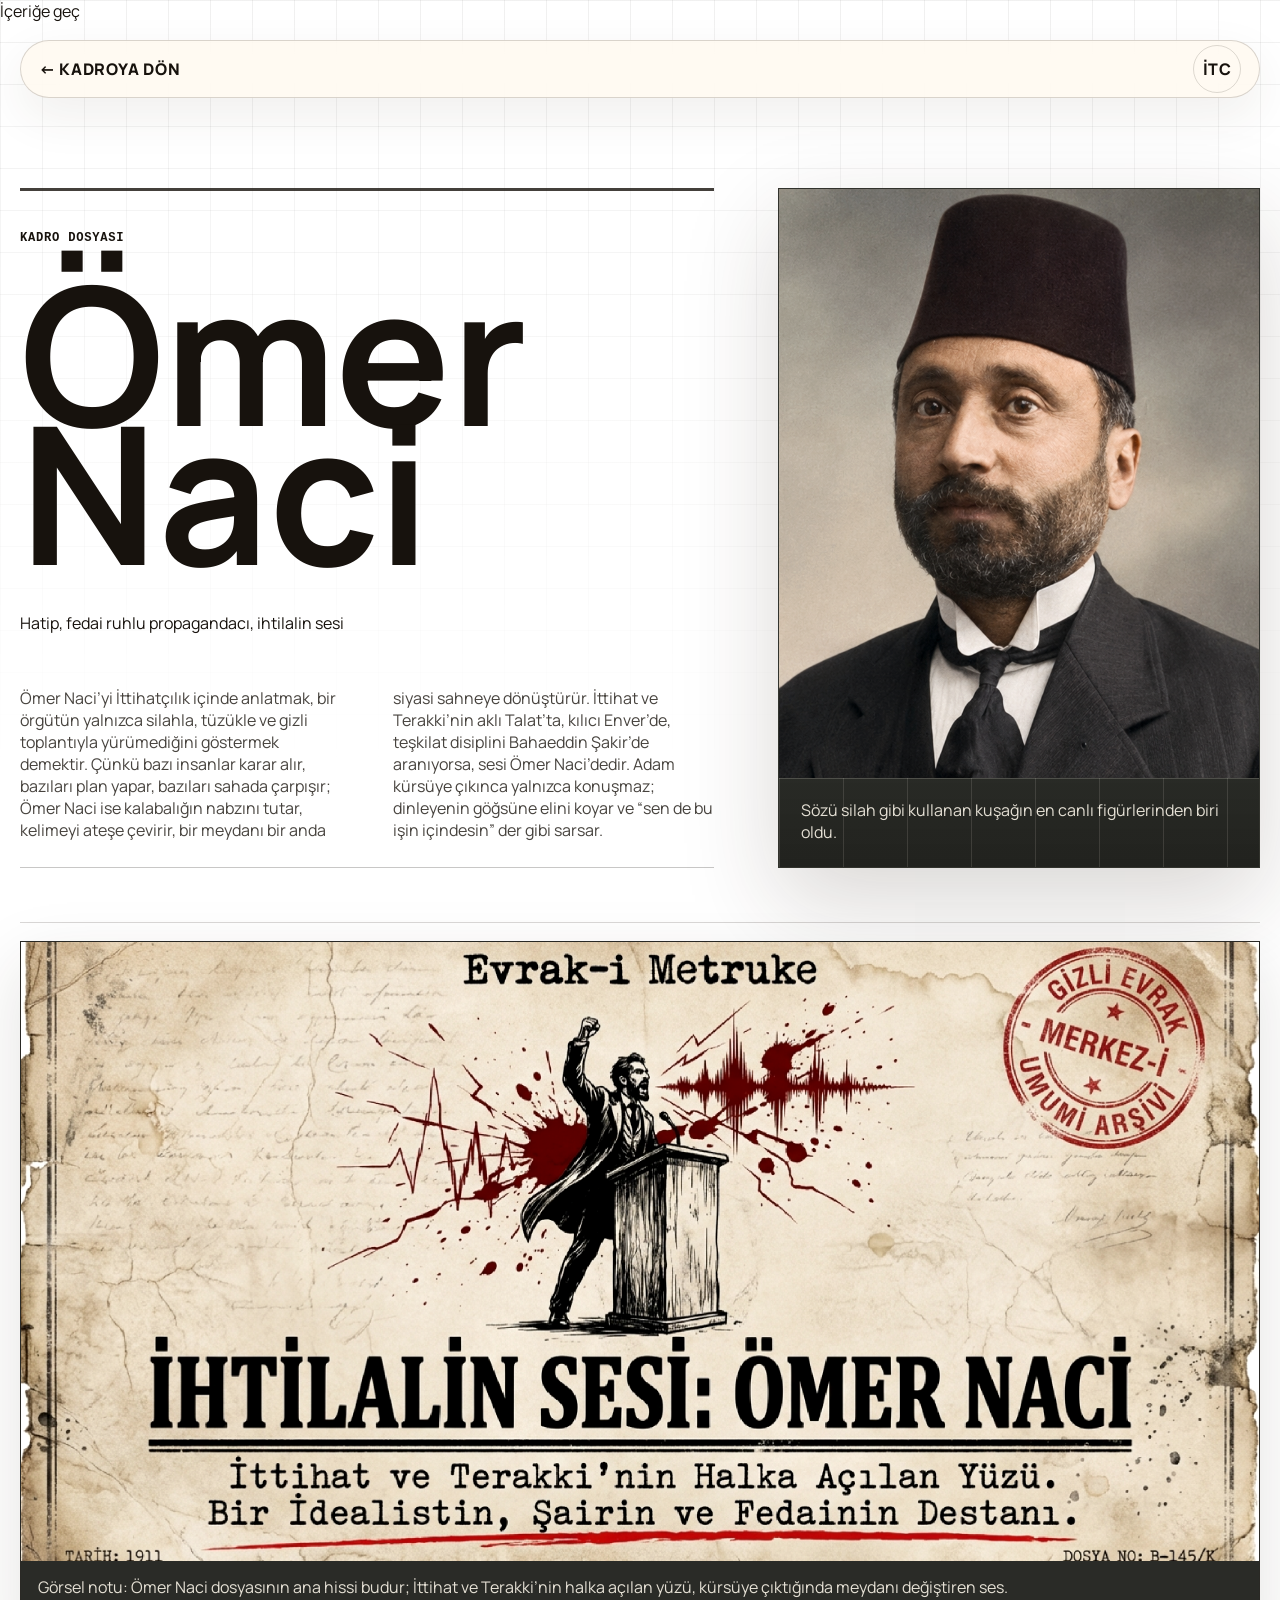
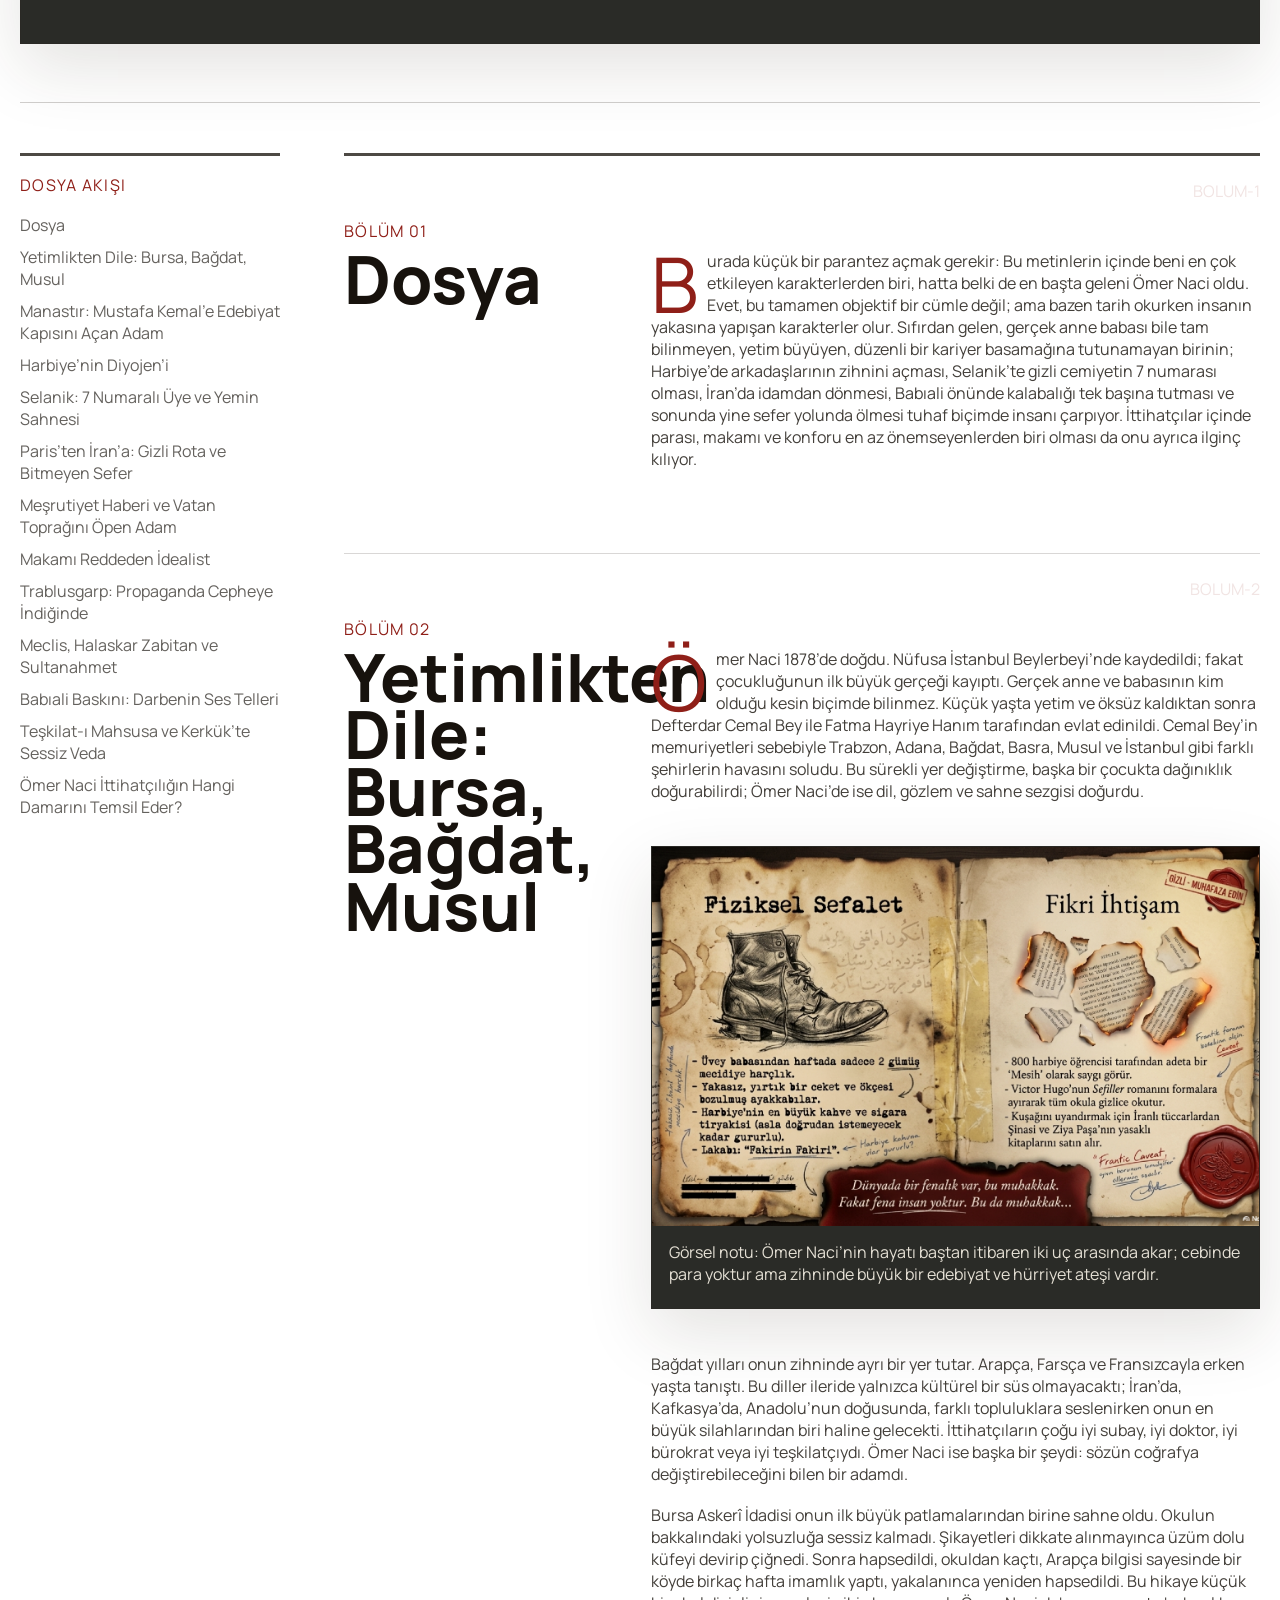
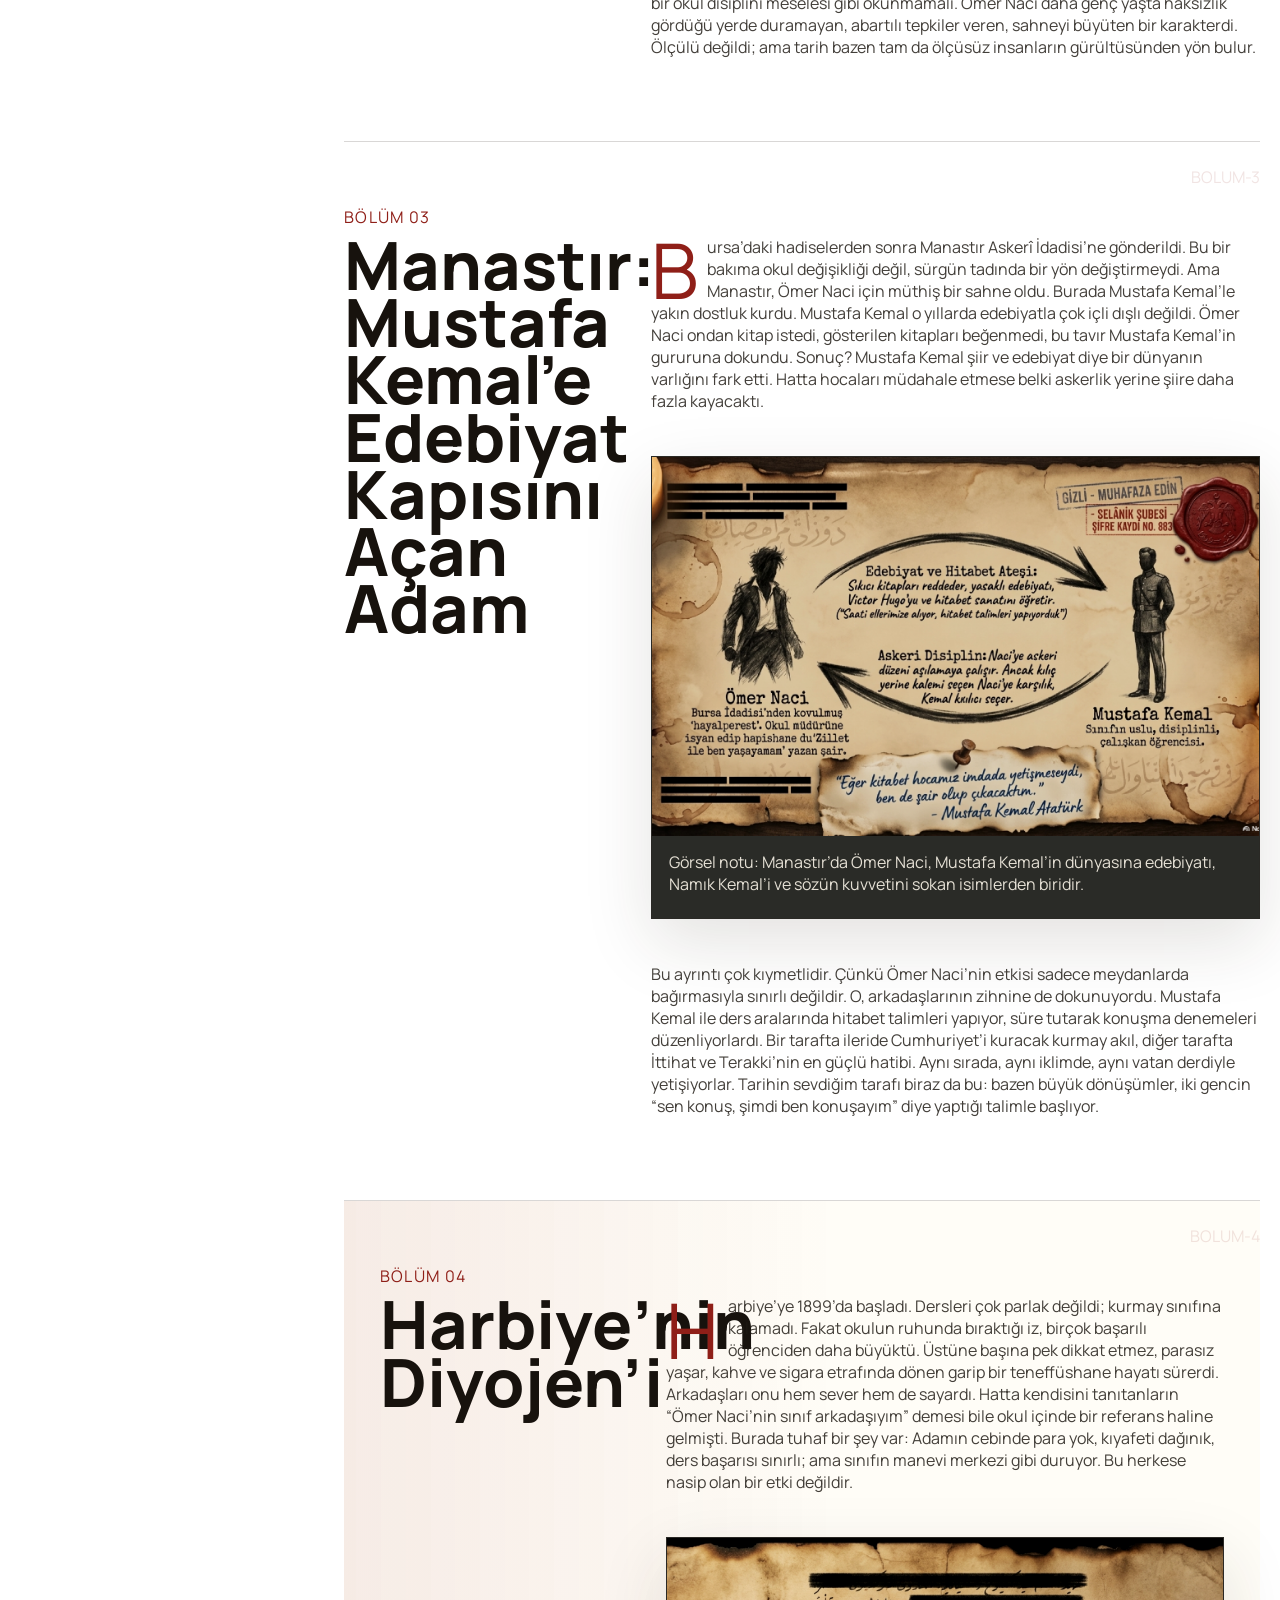
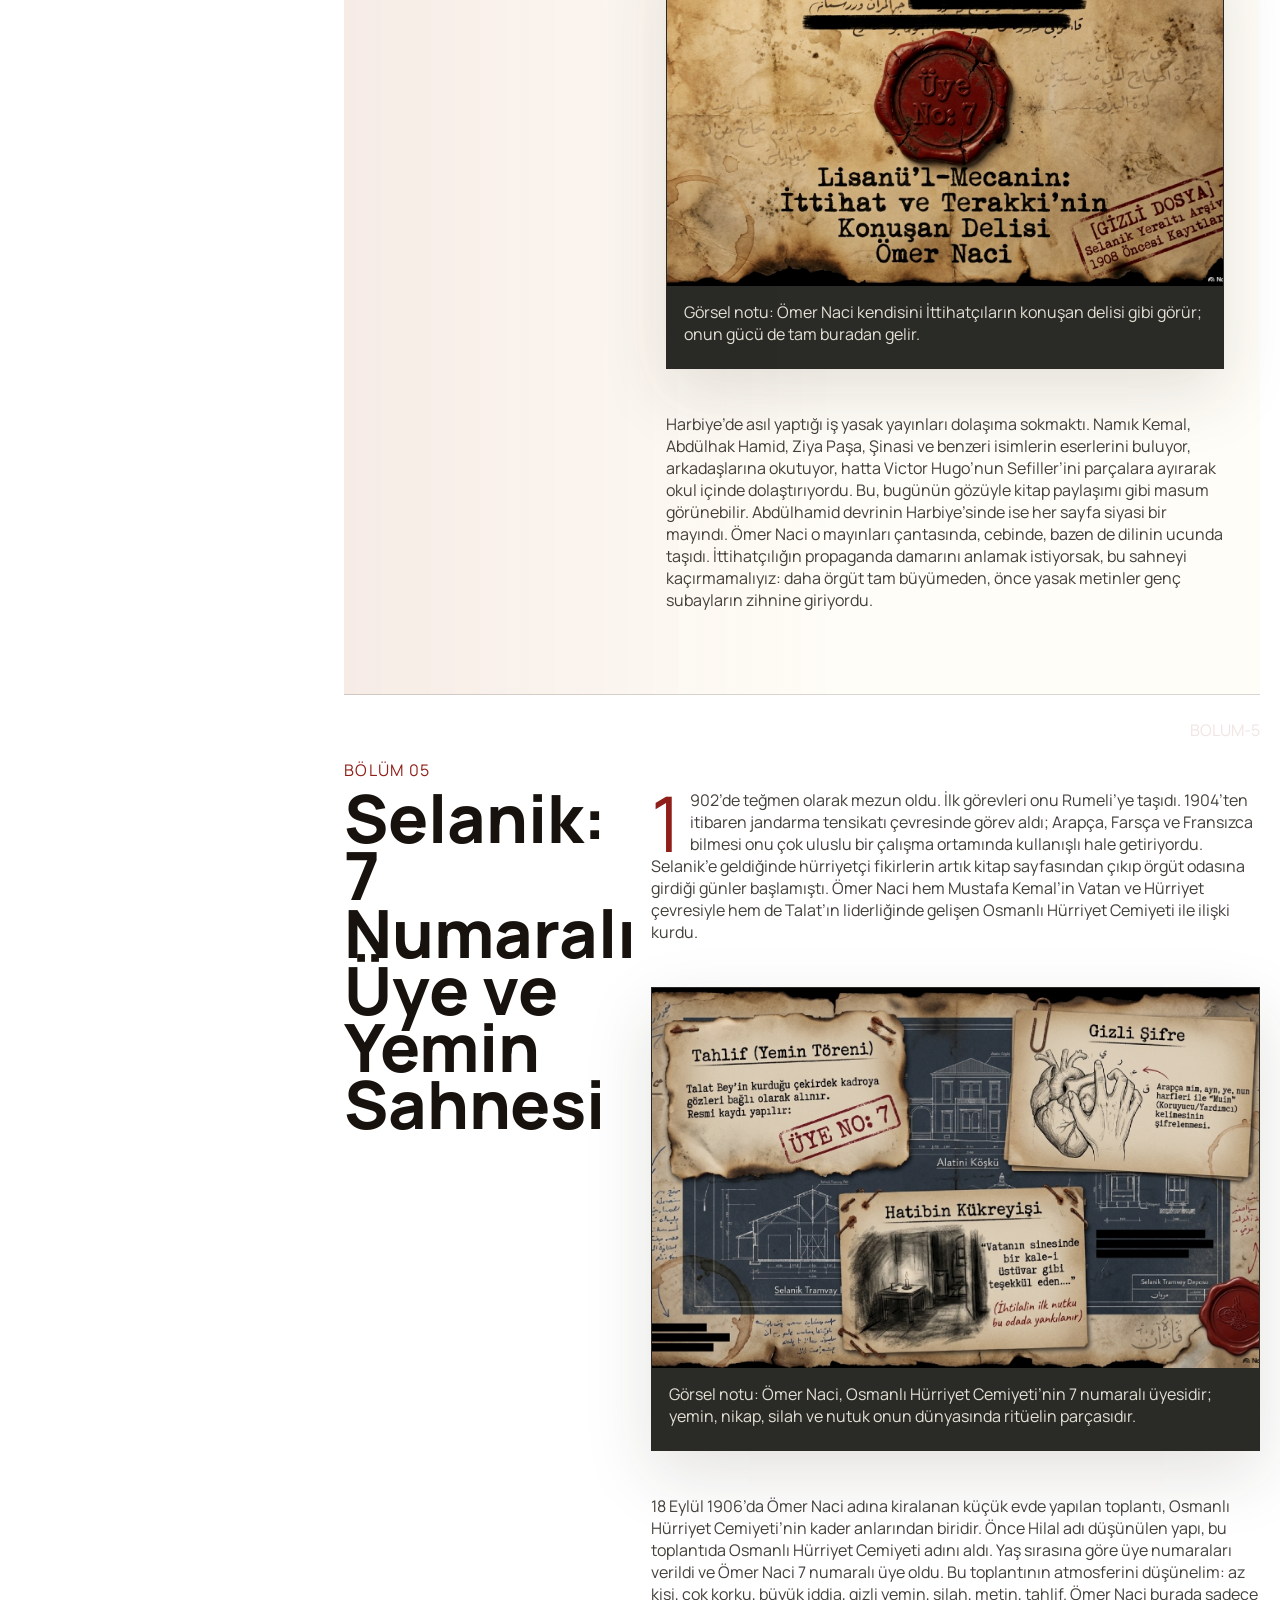
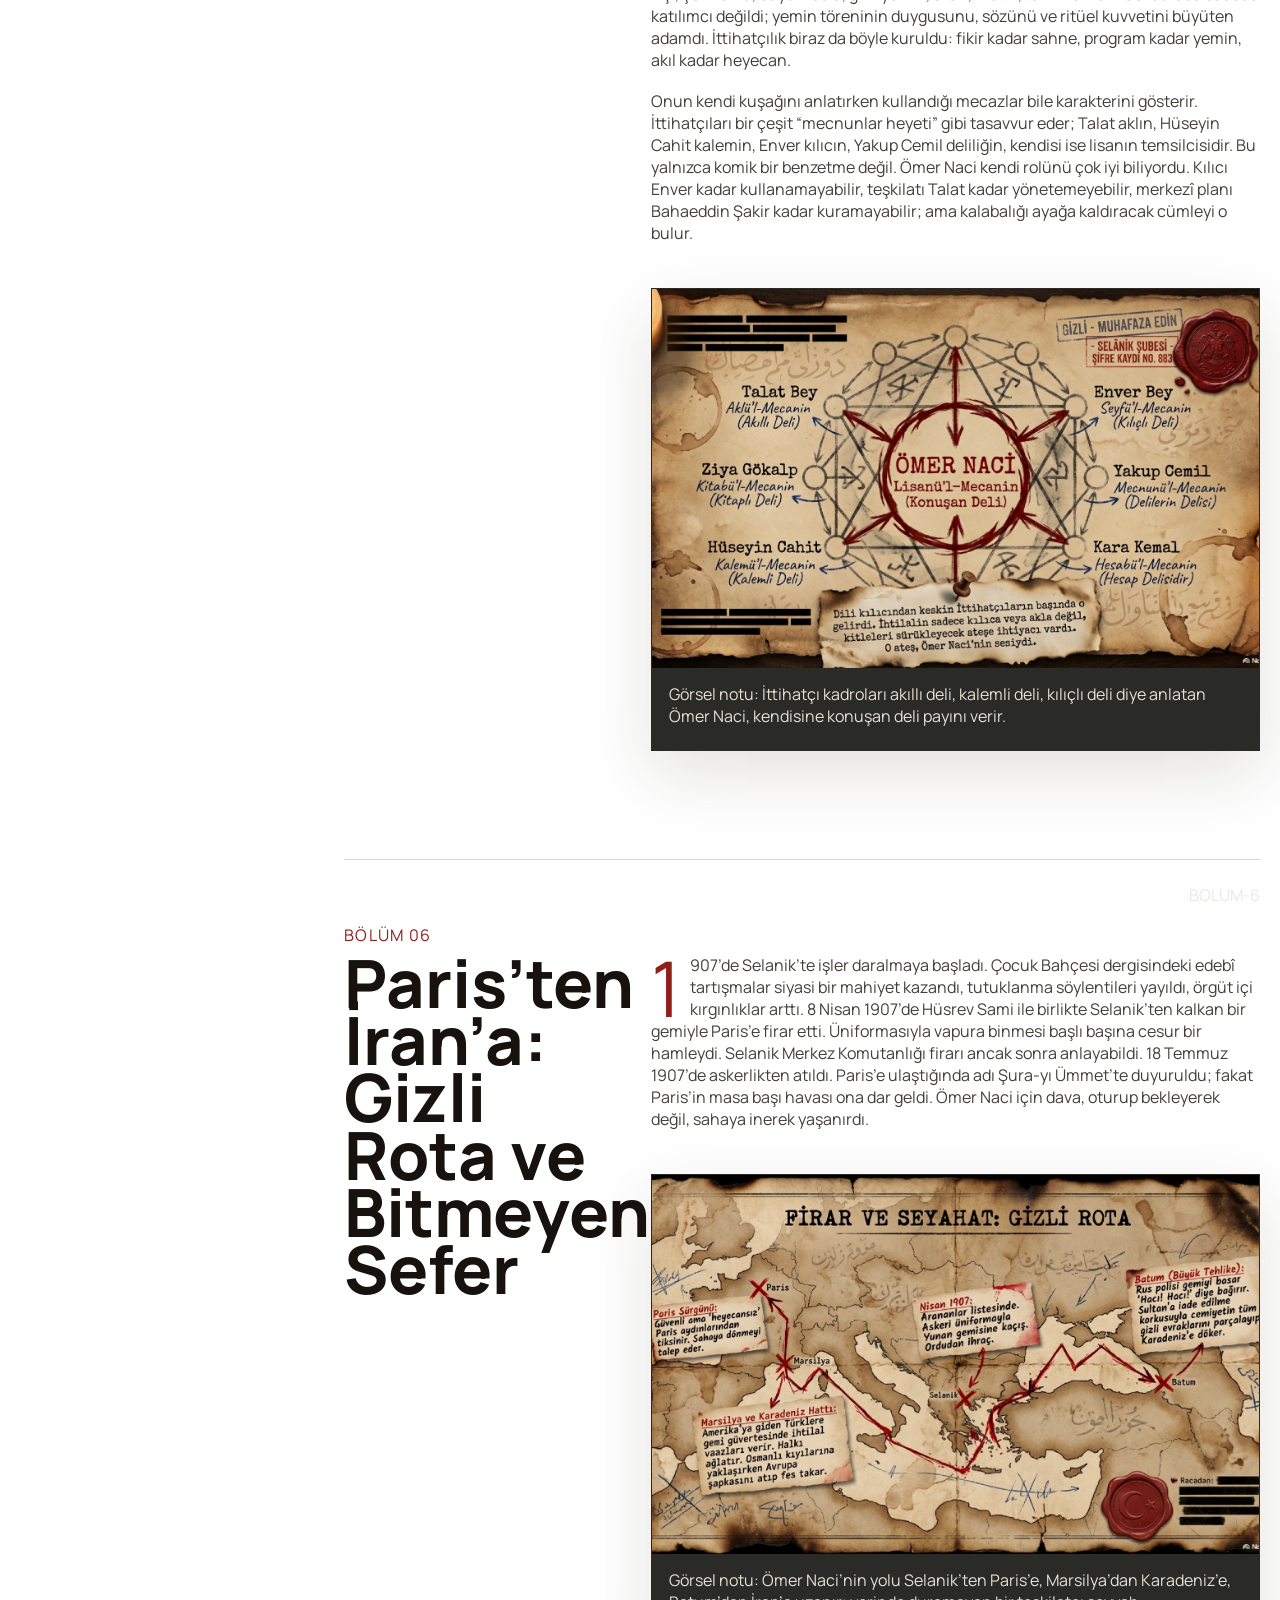
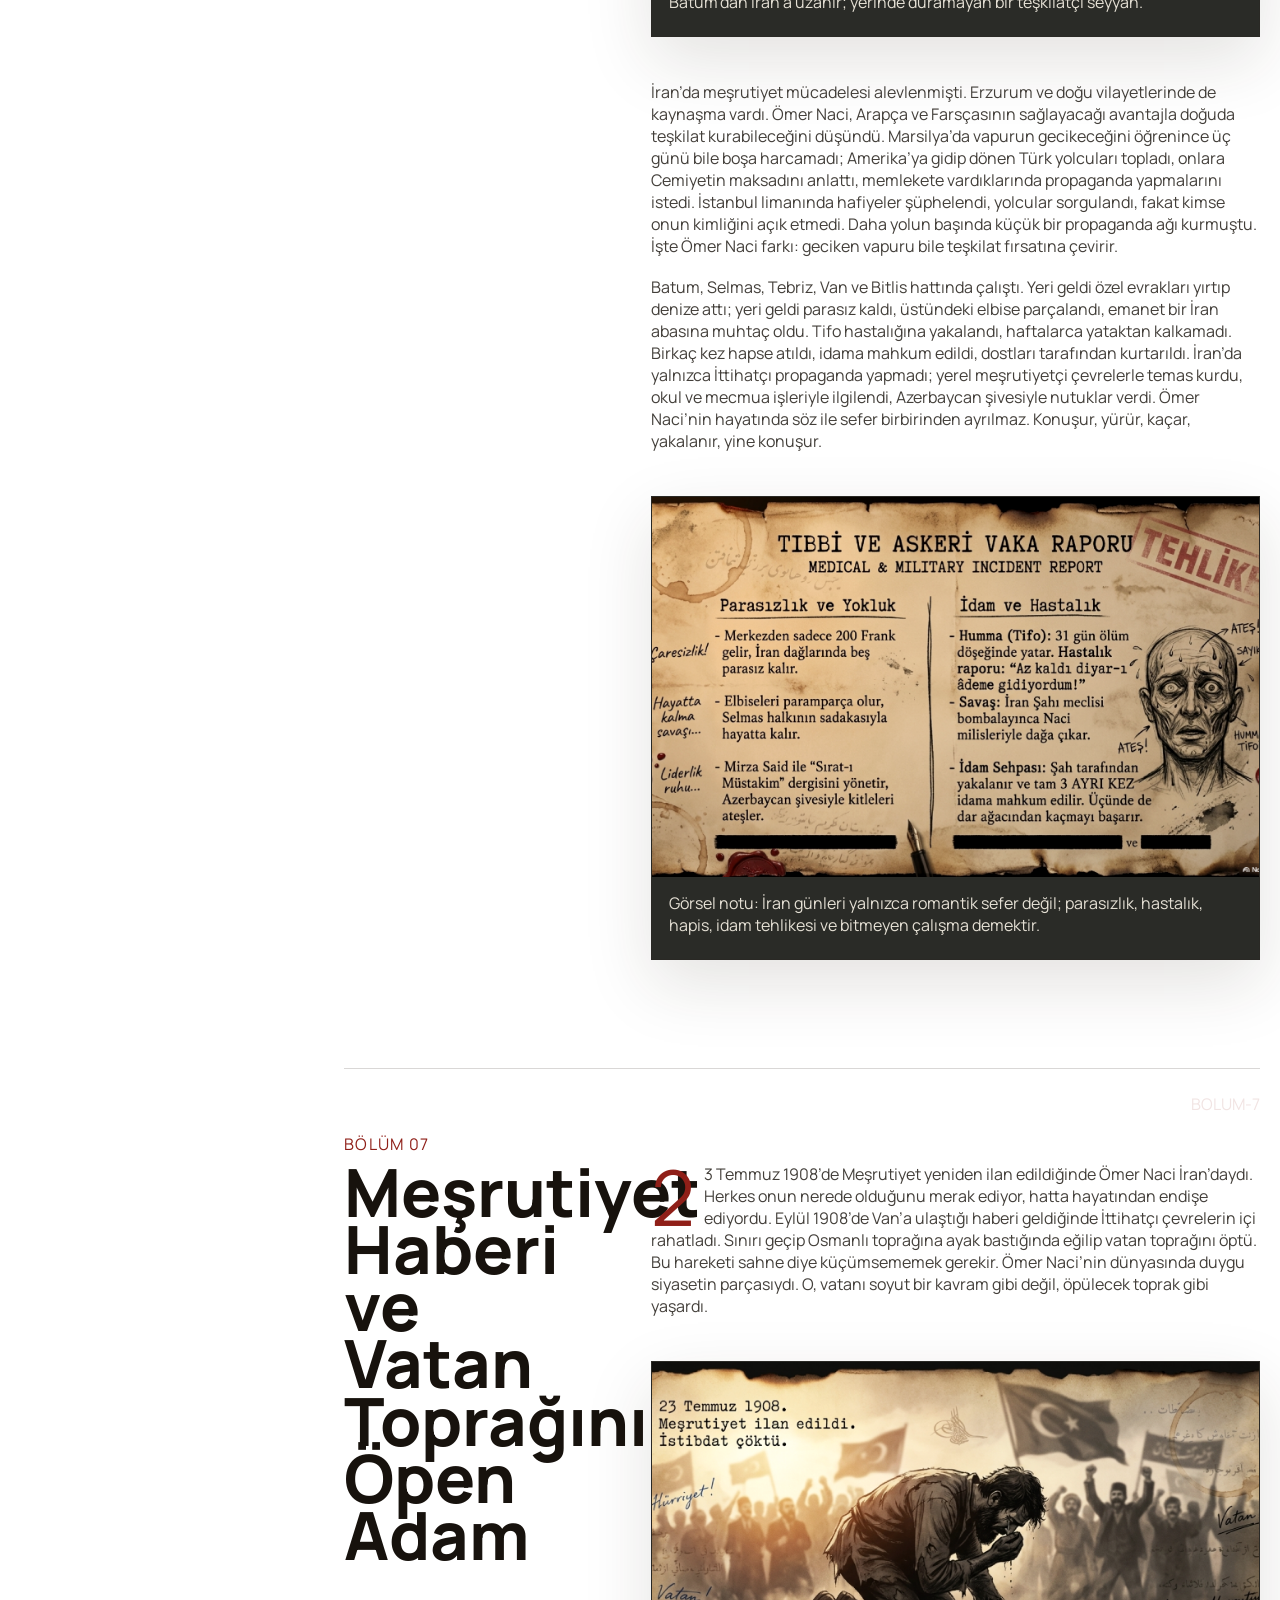
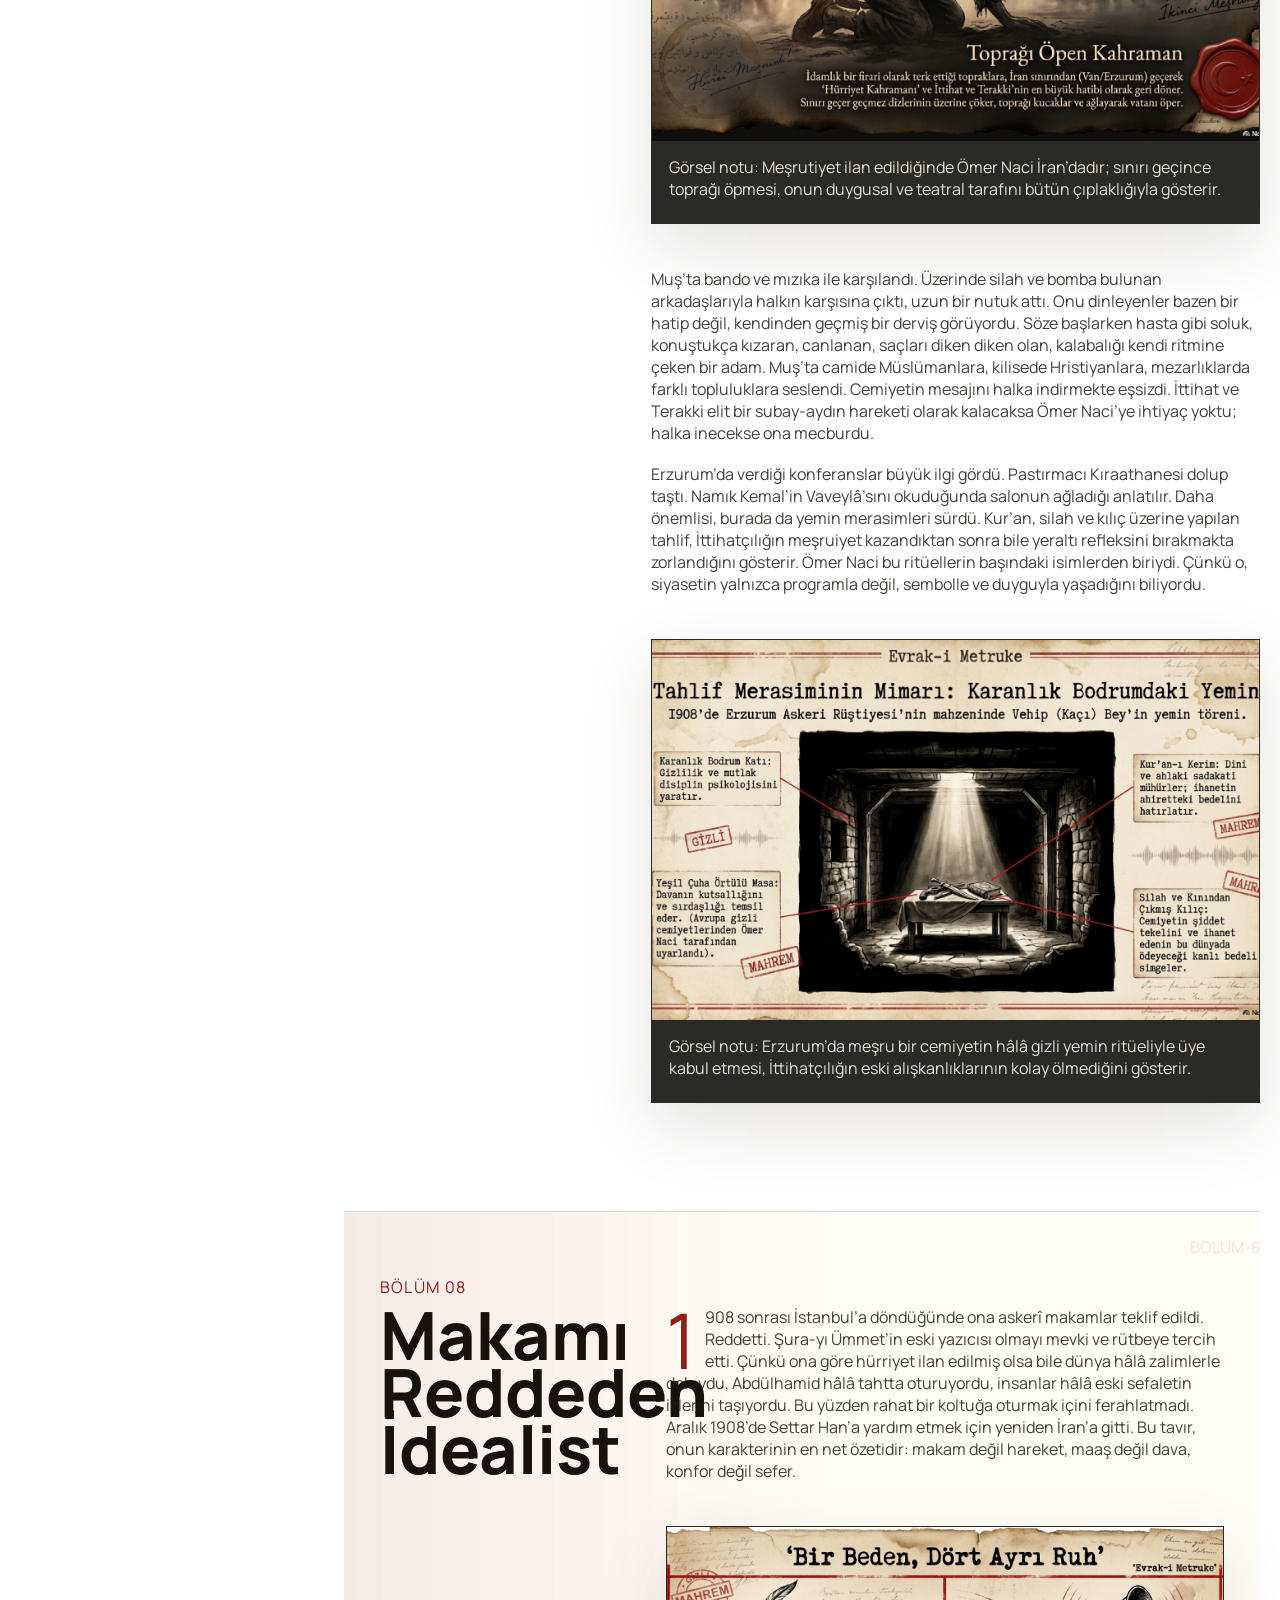
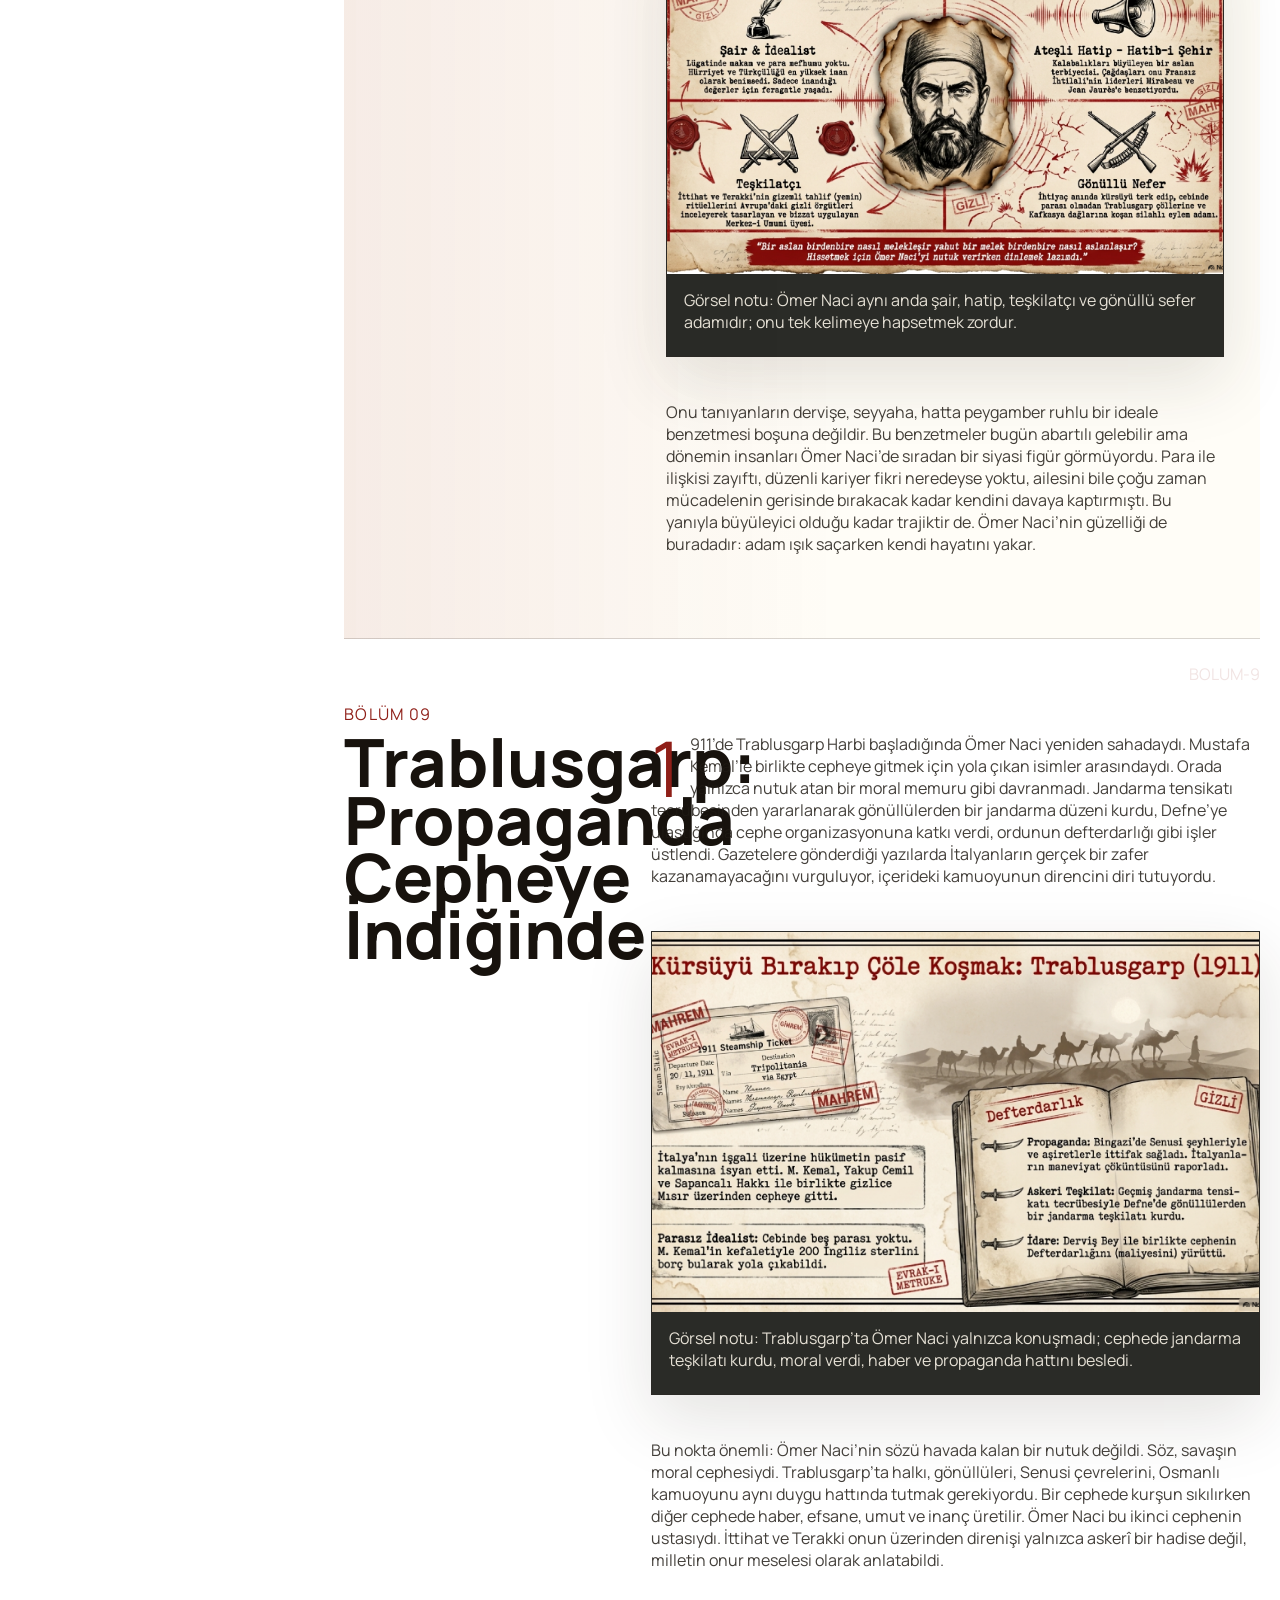
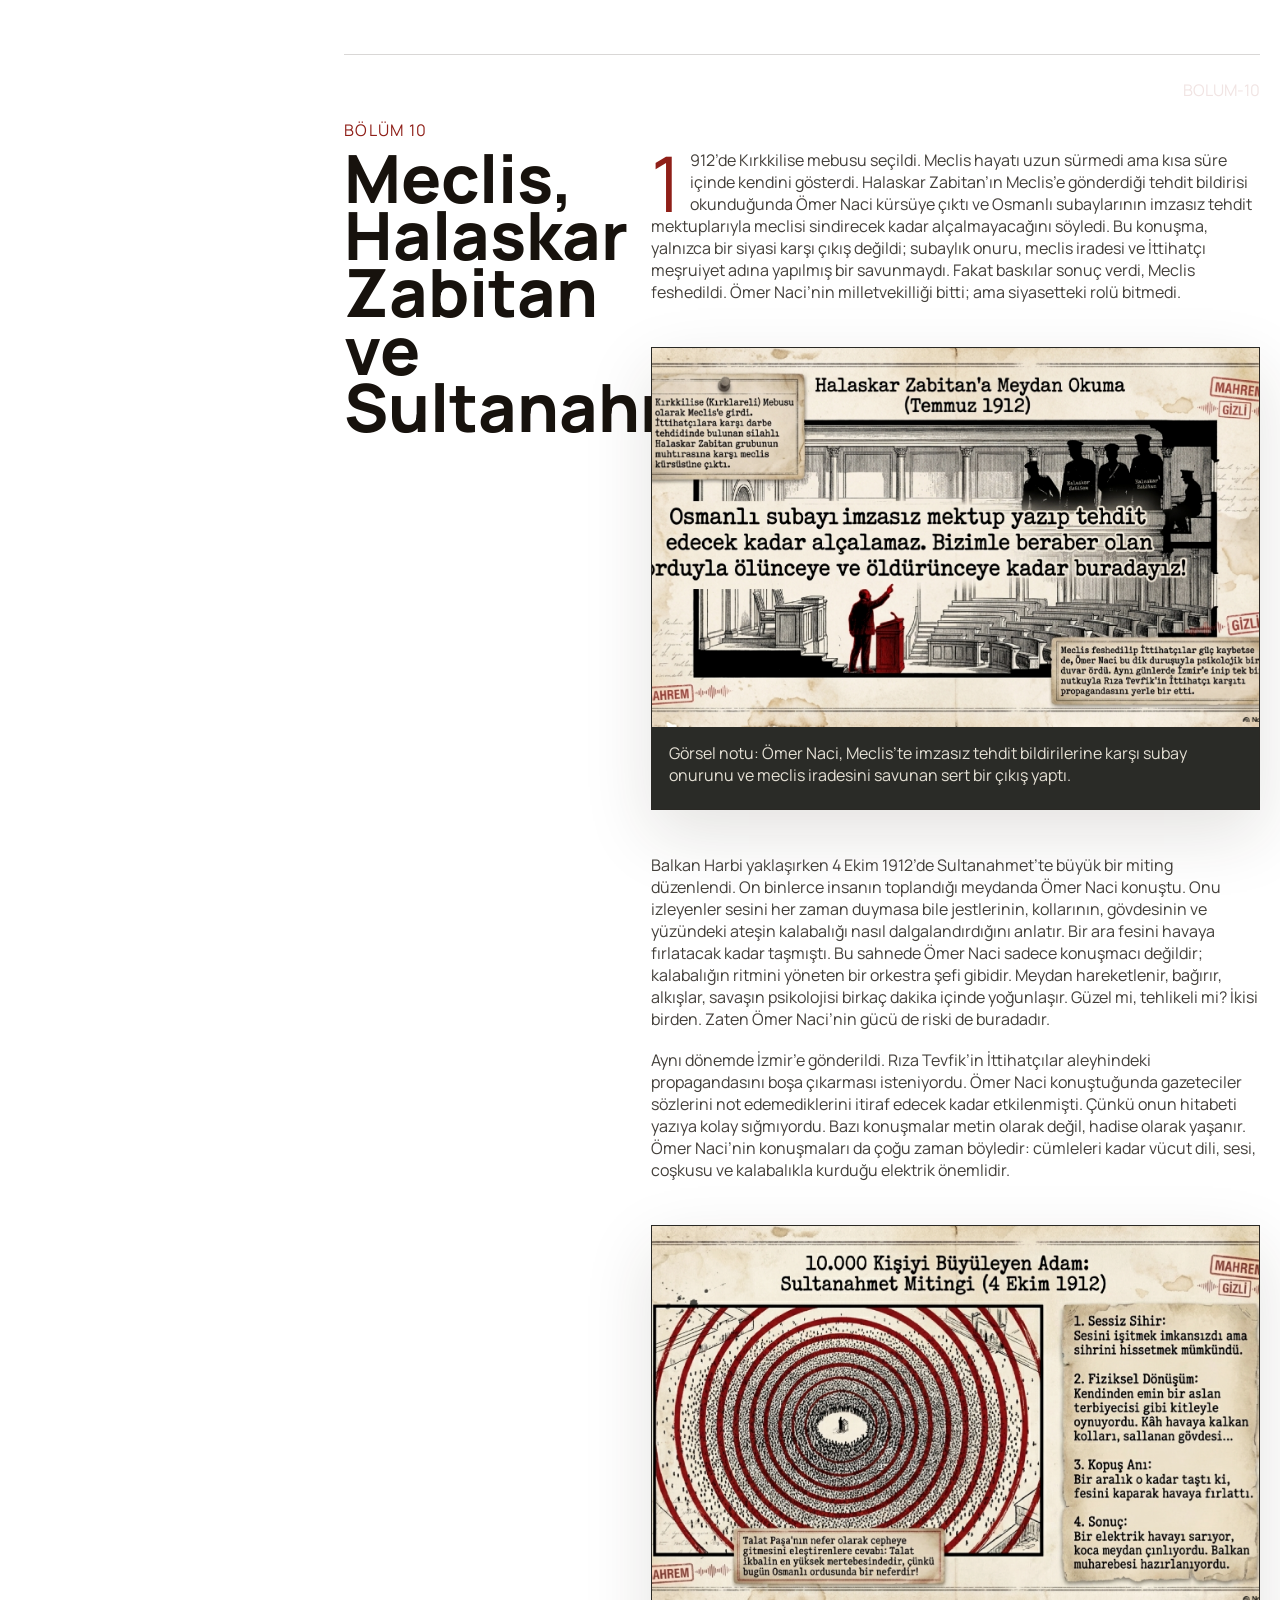
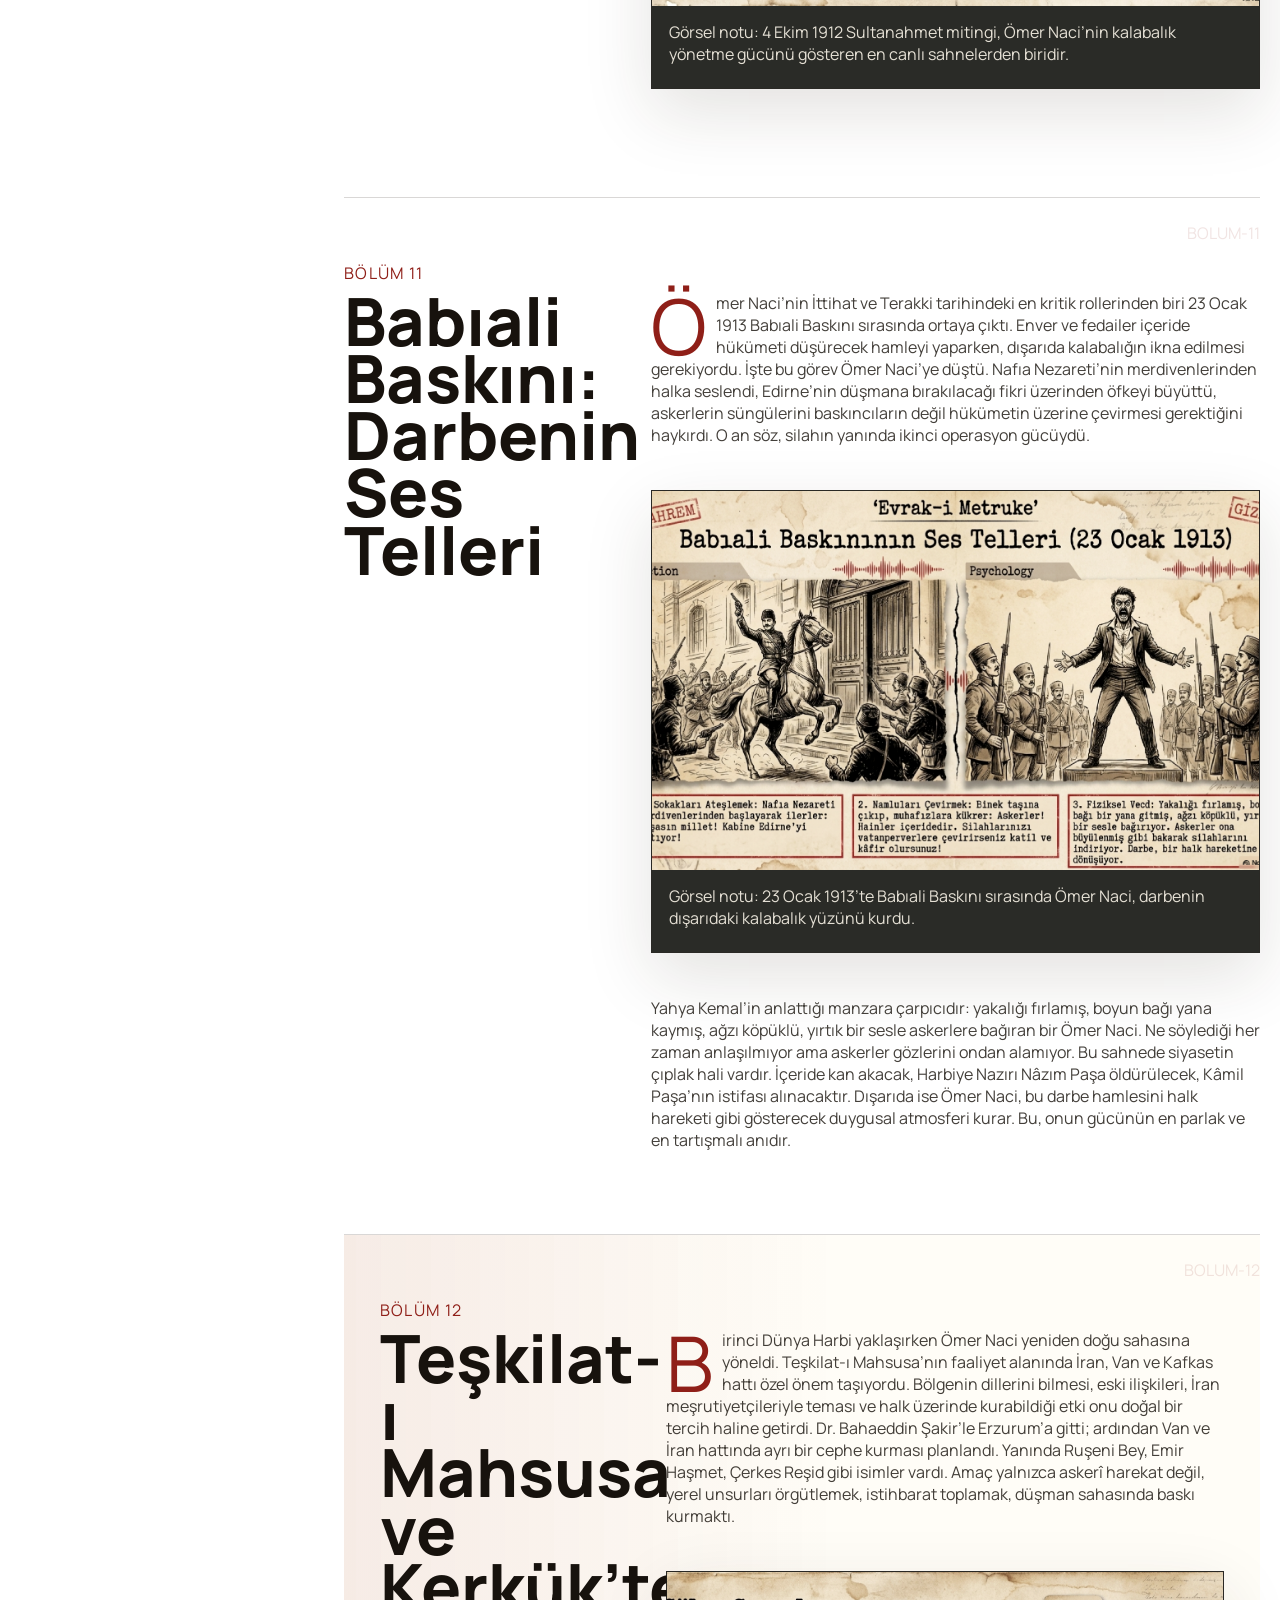
<file: kisiler/omer.html>
<!doctype html>
<html lang="tr">
  <head>
    <meta charset="utf-8">
    <meta name="viewport" content="width=device-width, initial-scale=1">
    <title>Ömer Naci | İttihat ve Terakki Dosyası</title>
    <link rel="preconnect" href="https://fonts.googleapis.com">
    <link rel="preconnect" href="https://fonts.gstatic.com" crossorigin>
    <link href="https://fonts.googleapis.com/css2?family=Fraunces:opsz,wght,SOFT,WONK@9..144,500..900,80,1&family=Manrope:wght@500;700;800&display=swap" rel="stylesheet">
    <link rel="stylesheet" href="../styles.css?v=20260610-3">
    <link rel="stylesheet" href="../person.css?v=20260610-3">
  </head>
  <body class="bio-page">
    <a class="skip-link" href="#icerik">İçeriğe geç</a>
    <header class="bio-nav">
      <a href="../index.html#kadro" class="bio-back">← Kadroya dön</a>
      <a href="../index.html#top" class="bio-mark">İTC</a>
    </header>
    <main id="icerik">
      <section class="bio-hero">
        <div class="bio-hero-copy">
          <p class="eyebrow">Kadro Dosyası</p>
          <h1>Ömer Naci</h1>
          <p class="bio-short">Hatip, fedai ruhlu propagandacı, ihtilalin sesi</p>
          <p class="bio-lead">Ömer Naci’yi İttihatçılık içinde anlatmak, bir örgütün yalnızca silahla, tüzükle ve gizli toplantıyla yürümediğini göstermek demektir. Çünkü bazı insanlar karar alır, bazıları plan yapar, bazıları sahada çarpışır; Ömer Naci ise kalabalığın nabzını tutar, kelimeyi ateşe çevirir, bir meydanı bir anda siyasi sahneye dönüştürür. İttihat ve Terakki’nin aklı Talat’ta, kılıcı Enver’de, teşkilat disiplini Bahaeddin Şakir’de aranıyorsa, sesi Ömer Naci’dedir. Adam kürsüye çıkınca yalnızca konuşmaz; dinleyenin göğsüne elini koyar ve “sen de bu işin içindesin” der gibi sarsar.</p>
        </div>
        <figure class="bio-portrait"><img src="../assets/bio/omer-portrait.png" alt="Ömer Naci portresi"><figcaption>Sözü silah gibi kullanan kuşağın en canlı figürlerinden biri oldu.</figcaption></figure>
      </section>
      <section class="bio-opener" aria-label="Açılış görsel notu"><div class="bio-inline-media"><figure class="bio-inline-figure"><img src="../assets/bio/omer-omer_ihtilalin_sesi.png" alt="Ömer Naci görseli"><figcaption>Görsel notu: Ömer Naci dosyasının ana hissi budur; İttihat ve Terakki’nin halka açılan yüzü, kürsüye çıktığında meydanı değiştiren ses.</figcaption></figure></div></section>
      <section class="bio-layout"><aside class="bio-toc" aria-label="Sayfa bölümleri"><p>Dosya akışı</p><a href="#bolum-1">Dosya</a>
<a href="#bolum-2">Yetimlikten Dile: Bursa, Bağdat, Musul</a>
<a href="#bolum-3">Manastır: Mustafa Kemal’e Edebiyat Kapısını Açan Adam</a>
<a href="#bolum-4">Harbiye’nin Diyojen’i</a>
<a href="#bolum-5">Selanik: 7 Numaralı Üye ve Yemin Sahnesi</a>
<a href="#bolum-6">Paris’ten İran’a: Gizli Rota ve Bitmeyen Sefer</a>
<a href="#bolum-7">Meşrutiyet Haberi ve Vatan Toprağını Öpen Adam</a>
<a href="#bolum-8">Makamı Reddeden İdealist</a>
<a href="#bolum-9">Trablusgarp: Propaganda Cepheye İndiğinde</a>
<a href="#bolum-10">Meclis, Halaskar Zabitan ve Sultanahmet</a>
<a href="#bolum-11">Babıali Baskını: Darbenin Ses Telleri</a>
<a href="#bolum-12">Teşkilat-ı Mahsusa ve Kerkük’te Sessiz Veda</a>
<a href="#bolum-13">Ömer Naci İttihatçılığın Hangi Damarını Temsil Eder?</a></aside><article class="bio-article"><section class="bio-section" id="bolum-1"><p class="bio-kicker">Bölüm 01</p><h2>Dosya</h2><div class="bio-copy"><p>Burada küçük bir parantez açmak gerekir: Bu metinlerin içinde beni en çok etkileyen karakterlerden biri, hatta belki de en başta geleni Ömer Naci oldu. Evet, bu tamamen objektif bir cümle değil; ama bazen tarih okurken insanın yakasına yapışan karakterler olur. Sıfırdan gelen, gerçek anne babası bile tam bilinmeyen, yetim büyüyen, düzenli bir kariyer basamağına tutunamayan birinin; Harbiye’de arkadaşlarının zihnini açması, Selanik’te gizli cemiyetin 7 numarası olması, İran’da idamdan dönmesi, Babıali önünde kalabalığı tek başına tutması ve sonunda yine sefer yolunda ölmesi tuhaf biçimde insanı çarpıyor. İttihatçılar içinde parası, makamı ve konforu en az önemseyenlerden biri olması da onu ayrıca ilginç kılıyor.</p></div></section><section class="bio-section has-media" id="bolum-2"><p class="bio-kicker">Bölüm 02</p><h2>Yetimlikten Dile: Bursa, Bağdat, Musul</h2><div class="bio-copy"><p>Ömer Naci 1878’de doğdu. Nüfusa İstanbul Beylerbeyi’nde kaydedildi; fakat çocukluğunun ilk büyük gerçeği kayıptı. Gerçek anne ve babasının kim olduğu kesin biçimde bilinmez. Küçük yaşta yetim ve öksüz kaldıktan sonra Defterdar Cemal Bey ile Fatma Hayriye Hanım tarafından evlat edinildi. Cemal Bey’in memuriyetleri sebebiyle Trabzon, Adana, Bağdat, Basra, Musul ve İstanbul gibi farklı şehirlerin havasını soludu. Bu sürekli yer değiştirme, başka bir çocukta dağınıklık doğurabilirdi; Ömer Naci’de ise dil, gözlem ve sahne sezgisi doğurdu.</p><div class="bio-inline-media"><figure class="bio-inline-figure"><img src="../assets/bio/omer-omer_fiili_sefalet_fikri_ihtisam.png" alt="Ömer Naci görseli"><figcaption>Görsel notu: Ömer Naci’nin hayatı baştan itibaren iki uç arasında akar; cebinde para yoktur ama zihninde büyük bir edebiyat ve hürriyet ateşi vardır.</figcaption></figure></div><p>Bağdat yılları onun zihninde ayrı bir yer tutar. Arapça, Farsça ve Fransızcayla erken yaşta tanıştı. Bu diller ileride yalnızca kültürel bir süs olmayacaktı; İran’da, Kafkasya’da, Anadolu’nun doğusunda, farklı topluluklara seslenirken onun en büyük silahlarından biri haline gelecekti. İttihatçıların çoğu iyi subay, iyi doktor, iyi bürokrat veya iyi teşkilatçıydı. Ömer Naci ise başka bir şeydi: sözün coğrafya değiştirebileceğini bilen bir adamdı.</p><p>Bursa Askerî İdadisi onun ilk büyük patlamalarından birine sahne oldu. Okulun bakkalındaki yolsuzluğa sessiz kalmadı. Şikayetleri dikkate alınmayınca üzüm dolu küfeyi devirip çiğnedi. Sonra hapsedildi, okuldan kaçtı, Arapça bilgisi sayesinde bir köyde birkaç hafta imamlık yaptı, yakalanınca yeniden hapsedildi. Bu hikaye küçük bir okul disiplini meselesi gibi okunmamalı. Ömer Naci daha genç yaşta haksızlık gördüğü yerde duramayan, abartılı tepkiler veren, sahneyi büyüten bir karakterdi. Ölçülü değildi; ama tarih bazen tam da ölçüsüz insanların gürültüsünden yön bulur.</p></div></section><section class="bio-section has-media" id="bolum-3"><p class="bio-kicker">Bölüm 03</p><h2>Manastır: Mustafa Kemal’e Edebiyat Kapısını Açan Adam</h2><div class="bio-copy"><p>Bursa’daki hadiselerden sonra Manastır Askerî İdadisi’ne gönderildi. Bu bir bakıma okul değişikliği değil, sürgün tadında bir yön değiştirmeydi. Ama Manastır, Ömer Naci için müthiş bir sahne oldu. Burada Mustafa Kemal’le yakın dostluk kurdu. Mustafa Kemal o yıllarda edebiyatla çok içli dışlı değildi. Ömer Naci ondan kitap istedi, gösterilen kitapları beğenmedi, bu tavır Mustafa Kemal’in gururuna dokundu. Sonuç? Mustafa Kemal şiir ve edebiyat diye bir dünyanın varlığını fark etti. Hatta hocaları müdahale etmese belki askerlik yerine şiire daha fazla kayacaktı.</p><div class="bio-inline-media"><figure class="bio-inline-figure"><img src="../assets/bio/omer-omer_mustafa_kemal_edebiyat.png" alt="Ömer Naci görseli"><figcaption>Görsel notu: Manastır’da Ömer Naci, Mustafa Kemal’in dünyasına edebiyatı, Namık Kemal’i ve sözün kuvvetini sokan isimlerden biridir.</figcaption></figure></div><p>Bu ayrıntı çok kıymetlidir. Çünkü Ömer Naci’nin etkisi sadece meydanlarda bağırmasıyla sınırlı değildir. O, arkadaşlarının zihnine de dokunuyordu. Mustafa Kemal ile ders aralarında hitabet talimleri yapıyor, süre tutarak konuşma denemeleri düzenliyorlardı. Bir tarafta ileride Cumhuriyet’i kuracak kurmay akıl, diğer tarafta İttihat ve Terakki’nin en güçlü hatibi. Aynı sırada, aynı iklimde, aynı vatan derdiyle yetişiyorlar. Tarihin sevdiğim tarafı biraz da bu: bazen büyük dönüşümler, iki gencin “sen konuş, şimdi ben konuşayım” diye yaptığı talimle başlıyor.</p></div></section><section class="bio-section has-media" id="bolum-4"><p class="bio-kicker">Bölüm 04</p><h2>Harbiye’nin Diyojen’i</h2><div class="bio-copy"><p>Harbiye’ye 1899’da başladı. Dersleri çok parlak değildi; kurmay sınıfına kalamadı. Fakat okulun ruhunda bıraktığı iz, birçok başarılı öğrenciden daha büyüktü. Üstüne başına pek dikkat etmez, parasız yaşar, kahve ve sigara etrafında dönen garip bir teneffüshane hayatı sürerdi. Arkadaşları onu hem sever hem de sayardı. Hatta kendisini tanıtanların “Ömer Naci’nin sınıf arkadaşıyım” demesi bile okul içinde bir referans haline gelmişti. Burada tuhaf bir şey var: Adamın cebinde para yok, kıyafeti dağınık, ders başarısı sınırlı; ama sınıfın manevi merkezi gibi duruyor. Bu herkese nasip olan bir etki değildir.</p><div class="bio-inline-media"><figure class="bio-inline-figure"><img src="../assets/bio/omer-omer_lisanu_mecanin.png" alt="Ömer Naci görseli"><figcaption>Görsel notu: Ömer Naci kendisini İttihatçıların konuşan delisi gibi görür; onun gücü de tam buradan gelir.</figcaption></figure></div><p>Harbiye’de asıl yaptığı iş yasak yayınları dolaşıma sokmaktı. Namık Kemal, Abdülhak Hamid, Ziya Paşa, Şinasi ve benzeri isimlerin eserlerini buluyor, arkadaşlarına okutuyor, hatta Victor Hugo’nun Sefiller’ini parçalara ayırarak okul içinde dolaştırıyordu. Bu, bugünün gözüyle kitap paylaşımı gibi masum görünebilir. Abdülhamid devrinin Harbiye’sinde ise her sayfa siyasi bir mayındı. Ömer Naci o mayınları çantasında, cebinde, bazen de dilinin ucunda taşıdı. İttihatçılığın propaganda damarını anlamak istiyorsak, bu sahneyi kaçırmamalıyız: daha örgüt tam büyümeden, önce yasak metinler genç subayların zihnine giriyordu.</p></div></section><section class="bio-section has-media" id="bolum-5"><p class="bio-kicker">Bölüm 05</p><h2>Selanik: 7 Numaralı Üye ve Yemin Sahnesi</h2><div class="bio-copy"><p>1902’de teğmen olarak mezun oldu. İlk görevleri onu Rumeli’ye taşıdı. 1904’ten itibaren jandarma tensikatı çevresinde görev aldı; Arapça, Farsça ve Fransızca bilmesi onu çok uluslu bir çalışma ortamında kullanışlı hale getiriyordu. Selanik’e geldiğinde hürriyetçi fikirlerin artık kitap sayfasından çıkıp örgüt odasına girdiği günler başlamıştı. Ömer Naci hem Mustafa Kemal’in Vatan ve Hürriyet çevresiyle hem de Talat’ın liderliğinde gelişen Osmanlı Hürriyet Cemiyeti ile ilişki kurdu.</p><div class="bio-inline-media"><figure class="bio-inline-figure"><img src="../assets/bio/omer-omer_tahlif_uye7.png" alt="Ömer Naci görseli"><figcaption>Görsel notu: Ömer Naci, Osmanlı Hürriyet Cemiyeti’nin 7 numaralı üyesidir; yemin, nikap, silah ve nutuk onun dünyasında ritüelin parçasıdır.</figcaption></figure></div><p>18 Eylül 1906’da Ömer Naci adına kiralanan küçük evde yapılan toplantı, Osmanlı Hürriyet Cemiyeti’nin kader anlarından biridir. Önce Hilal adı düşünülen yapı, bu toplantıda Osmanlı Hürriyet Cemiyeti adını aldı. Yaş sırasına göre üye numaraları verildi ve Ömer Naci 7 numaralı üye oldu. Bu toplantının atmosferini düşünelim: az kişi, çok korku, büyük iddia, gizli yemin, silah, metin, tahlif. Ömer Naci burada sadece katılımcı değildi; yemin töreninin duygusunu, sözünü ve ritüel kuvvetini büyüten adamdı. İttihatçılık biraz da böyle kuruldu: fikir kadar sahne, program kadar yemin, akıl kadar heyecan.</p><p>Onun kendi kuşağını anlatırken kullandığı mecazlar bile karakterini gösterir. İttihatçıları bir çeşit “mecnunlar heyeti” gibi tasavvur eder; Talat aklın, Hüseyin Cahit kalemin, Enver kılıcın, Yakup Cemil deliliğin, kendisi ise lisanın temsilcisidir. Bu yalnızca komik bir benzetme değil. Ömer Naci kendi rolünü çok iyi biliyordu. Kılıcı Enver kadar kullanamayabilir, teşkilatı Talat kadar yönetemeyebilir, merkezî planı Bahaeddin Şakir kadar kuramayabilir; ama kalabalığı ayağa kaldıracak cümleyi o bulur.</p><div class="bio-inline-media"><figure class="bio-inline-figure"><img src="../assets/bio/omer-omer_konusan_deli.png" alt="Ömer Naci görseli"><figcaption>Görsel notu: İttihatçı kadroları akıllı deli, kalemli deli, kılıçlı deli diye anlatan Ömer Naci, kendisine konuşan deli payını verir.</figcaption></figure></div></div></section><section class="bio-section has-media" id="bolum-6"><p class="bio-kicker">Bölüm 06</p><h2>Paris’ten İran’a: Gizli Rota ve Bitmeyen Sefer</h2><div class="bio-copy"><p>1907’de Selanik’te işler daralmaya başladı. Çocuk Bahçesi dergisindeki edebî tartışmalar siyasi bir mahiyet kazandı, tutuklanma söylentileri yayıldı, örgüt içi kırgınlıklar arttı. 8 Nisan 1907’de Hüsrev Sami ile birlikte Selanik’ten kalkan bir gemiyle Paris’e firar etti. Üniformasıyla vapura binmesi başlı başına cesur bir hamleydi. Selanik Merkez Komutanlığı firarı ancak sonra anlayabildi. 18 Temmuz 1907’de askerlikten atıldı. Paris’e ulaştığında adı Şura-yı Ümmet’te duyuruldu; fakat Paris’in masa başı havası ona dar geldi. Ömer Naci için dava, oturup bekleyerek değil, sahaya inerek yaşanırdı.</p><div class="bio-inline-media"><figure class="bio-inline-figure"><img src="../assets/bio/omer-omer_gizli_rota.png" alt="Ömer Naci görseli"><figcaption>Görsel notu: Ömer Naci’nin yolu Selanik’ten Paris’e, Marsilya’dan Karadeniz’e, Batum’dan İran’a uzanır; yerinde duramayan bir teşkilatçı seyyah.</figcaption></figure></div><p>İran’da meşrutiyet mücadelesi alevlenmişti. Erzurum ve doğu vilayetlerinde de kaynaşma vardı. Ömer Naci, Arapça ve Farsçasının sağlayacağı avantajla doğuda teşkilat kurabileceğini düşündü. Marsilya’da vapurun gecikeceğini öğrenince üç günü bile boşa harcamadı; Amerika’ya gidip dönen Türk yolcuları topladı, onlara Cemiyetin maksadını anlattı, memlekete vardıklarında propaganda yapmalarını istedi. İstanbul limanında hafiyeler şüphelendi, yolcular sorgulandı, fakat kimse onun kimliğini açık etmedi. Daha yolun başında küçük bir propaganda ağı kurmuştu. İşte Ömer Naci farkı: geciken vapuru bile teşkilat fırsatına çevirir.</p><p>Batum, Selmas, Tebriz, Van ve Bitlis hattında çalıştı. Yeri geldi özel evrakları yırtıp denize attı; yeri geldi parasız kaldı, üstündeki elbise parçalandı, emanet bir İran abasına muhtaç oldu. Tifo hastalığına yakalandı, haftalarca yataktan kalkamadı. Birkaç kez hapse atıldı, idama mahkum edildi, dostları tarafından kurtarıldı. İran’da yalnızca İttihatçı propaganda yapmadı; yerel meşrutiyetçi çevrelerle temas kurdu, okul ve mecmua işleriyle ilgilendi, Azerbaycan şivesiyle nutuklar verdi. Ömer Naci’nin hayatında söz ile sefer birbirinden ayrılmaz. Konuşur, yürür, kaçar, yakalanır, yine konuşur.</p><div class="bio-inline-media"><figure class="bio-inline-figure"><img src="../assets/bio/omer-omer_tibbi_vaka_iran.png" alt="Ömer Naci görseli"><figcaption>Görsel notu: İran günleri yalnızca romantik sefer değil; parasızlık, hastalık, hapis, idam tehlikesi ve bitmeyen çalışma demektir.</figcaption></figure></div></div></section><section class="bio-section has-media" id="bolum-7"><p class="bio-kicker">Bölüm 07</p><h2>Meşrutiyet Haberi ve Vatan Toprağını Öpen Adam</h2><div class="bio-copy"><p>23 Temmuz 1908’de Meşrutiyet yeniden ilan edildiğinde Ömer Naci İran’daydı. Herkes onun nerede olduğunu merak ediyor, hatta hayatından endişe ediyordu. Eylül 1908’de Van’a ulaştığı haberi geldiğinde İttihatçı çevrelerin içi rahatladı. Sınırı geçip Osmanlı toprağına ayak bastığında eğilip vatan toprağını öptü. Bu hareketi sahne diye küçümsememek gerekir. Ömer Naci’nin dünyasında duygu siyasetin parçasıydı. O, vatanı soyut bir kavram gibi değil, öpülecek toprak gibi yaşardı.</p><div class="bio-inline-media"><figure class="bio-inline-figure"><img src="../assets/bio/omer-omer_topragi_open.png" alt="Ömer Naci görseli"><figcaption>Görsel notu: Meşrutiyet ilan edildiğinde Ömer Naci İran’dadır; sınırı geçince toprağı öpmesi, onun duygusal ve teatral tarafını bütün çıplaklığıyla gösterir.</figcaption></figure></div><p>Muş’ta bando ve mızıka ile karşılandı. Üzerinde silah ve bomba bulunan arkadaşlarıyla halkın karşısına çıktı, uzun bir nutuk attı. Onu dinleyenler bazen bir hatip değil, kendinden geçmiş bir derviş görüyordu. Söze başlarken hasta gibi soluk, konuştukça kızaran, canlanan, saçları diken diken olan, kalabalığı kendi ritmine çeken bir adam. Muş’ta camide Müslümanlara, kilisede Hristiyanlara, mezarlıklarda farklı topluluklara seslendi. Cemiyetin mesajını halka indirmekte eşsizdi. İttihat ve Terakki elit bir subay-aydın hareketi olarak kalacaksa Ömer Naci’ye ihtiyaç yoktu; halka inecekse ona mecburdu.</p><p>Erzurum’da verdiği konferanslar büyük ilgi gördü. Pastırmacı Kıraathanesi dolup taştı. Namık Kemal’in Vaveylâ’sını okuduğunda salonun ağladığı anlatılır. Daha önemlisi, burada da yemin merasimleri sürdü. Kur’an, silah ve kılıç üzerine yapılan tahlif, İttihatçılığın meşruiyet kazandıktan sonra bile yeraltı refleksini bırakmakta zorlandığını gösterir. Ömer Naci bu ritüellerin başındaki isimlerden biriydi. Çünkü o, siyasetin yalnızca programla değil, sembolle ve duyguyla yaşadığını biliyordu.</p><div class="bio-inline-media"><figure class="bio-inline-figure"><img src="../assets/bio/omer-omer_erzurum_yemin.png" alt="Ömer Naci görseli"><figcaption>Görsel notu: Erzurum’da meşru bir cemiyetin hâlâ gizli yemin ritüeliyle üye kabul etmesi, İttihatçılığın eski alışkanlıklarının kolay ölmediğini gösterir.</figcaption></figure></div></div></section><section class="bio-section has-media" id="bolum-8"><p class="bio-kicker">Bölüm 08</p><h2>Makamı Reddeden İdealist</h2><div class="bio-copy"><p>1908 sonrası İstanbul’a döndüğünde ona askerî makamlar teklif edildi. Reddetti. Şura-yı Ümmet’in eski yazıcısı olmayı mevki ve rütbeye tercih etti. Çünkü ona göre hürriyet ilan edilmiş olsa bile dünya hâlâ zalimlerle doluydu, Abdülhamid hâlâ tahtta oturuyordu, insanlar hâlâ eski sefaletin izlerini taşıyordu. Bu yüzden rahat bir koltuğa oturmak içini ferahlatmadı. Aralık 1908’de Settar Han’a yardım etmek için yeniden İran’a gitti. Bu tavır, onun karakterinin en net özetidir: makam değil hareket, maaş değil dava, konfor değil sefer.</p><div class="bio-inline-media"><figure class="bio-inline-figure"><img src="../assets/bio/omer-omer_dort_ruh.png" alt="Ömer Naci görseli"><figcaption>Görsel notu: Ömer Naci aynı anda şair, hatip, teşkilatçı ve gönüllü sefer adamıdır; onu tek kelimeye hapsetmek zordur.</figcaption></figure></div><p>Onu tanıyanların dervişe, seyyaha, hatta peygamber ruhlu bir ideale benzetmesi boşuna değildir. Bu benzetmeler bugün abartılı gelebilir ama dönemin insanları Ömer Naci’de sıradan bir siyasi figür görmüyordu. Para ile ilişkisi zayıftı, düzenli kariyer fikri neredeyse yoktu, ailesini bile çoğu zaman mücadelenin gerisinde bırakacak kadar kendini davaya kaptırmıştı. Bu yanıyla büyüleyici olduğu kadar trajiktir de. Ömer Naci’nin güzelliği de buradadır: adam ışık saçarken kendi hayatını yakar.</p></div></section><section class="bio-section has-media" id="bolum-9"><p class="bio-kicker">Bölüm 09</p><h2>Trablusgarp: Propaganda Cepheye İndiğinde</h2><div class="bio-copy"><p>1911’de Trablusgarp Harbi başladığında Ömer Naci yeniden sahadaydı. Mustafa Kemal’le birlikte cepheye gitmek için yola çıkan isimler arasındaydı. Orada yalnızca nutuk atan bir moral memuru gibi davranmadı. Jandarma tensikatı tecrübesinden yararlanarak gönüllülerden bir jandarma düzeni kurdu, Defne’ye ulaştığında cephe organizasyonuna katkı verdi, ordunun defterdarlığı gibi işler üstlendi. Gazetelere gönderdiği yazılarda İtalyanların gerçek bir zafer kazanamayacağını vurguluyor, içerideki kamuoyunun direncini diri tutuyordu.</p><div class="bio-inline-media"><figure class="bio-inline-figure"><img src="../assets/bio/omer-omer_trablusgarp.png" alt="Ömer Naci görseli"><figcaption>Görsel notu: Trablusgarp’ta Ömer Naci yalnızca konuşmadı; cephede jandarma teşkilatı kurdu, moral verdi, haber ve propaganda hattını besledi.</figcaption></figure></div><p>Bu nokta önemli: Ömer Naci’nin sözü havada kalan bir nutuk değildi. Söz, savaşın moral cephesiydi. Trablusgarp’ta halkı, gönüllüleri, Senusi çevrelerini, Osmanlı kamuoyunu aynı duygu hattında tutmak gerekiyordu. Bir cephede kurşun sıkılırken diğer cephede haber, efsane, umut ve inanç üretilir. Ömer Naci bu ikinci cephenin ustasıydı. İttihat ve Terakki onun üzerinden direnişi yalnızca askerî bir hadise değil, milletin onur meselesi olarak anlatabildi.</p></div></section><section class="bio-section has-media" id="bolum-10"><p class="bio-kicker">Bölüm 10</p><h2>Meclis, Halaskar Zabitan ve Sultanahmet</h2><div class="bio-copy"><p>1912’de Kırkkilise mebusu seçildi. Meclis hayatı uzun sürmedi ama kısa süre içinde kendini gösterdi. Halaskar Zabitan’ın Meclis’e gönderdiği tehdit bildirisi okunduğunda Ömer Naci kürsüye çıktı ve Osmanlı subaylarının imzasız tehdit mektuplarıyla meclisi sindirecek kadar alçalmayacağını söyledi. Bu konuşma, yalnızca bir siyasi karşı çıkış değildi; subaylık onuru, meclis iradesi ve İttihatçı meşruiyet adına yapılmış bir savunmaydı. Fakat baskılar sonuç verdi, Meclis feshedildi. Ömer Naci’nin milletvekilliği bitti; ama siyasetteki rolü bitmedi.</p><div class="bio-inline-media"><figure class="bio-inline-figure"><img src="../assets/bio/omer-omer_halaskar_meydan.png" alt="Ömer Naci görseli"><figcaption>Görsel notu: Ömer Naci, Meclis’te imzasız tehdit bildirilerine karşı subay onurunu ve meclis iradesini savunan sert bir çıkış yaptı.</figcaption></figure></div><p>Balkan Harbi yaklaşırken 4 Ekim 1912’de Sultanahmet’te büyük bir miting düzenlendi. On binlerce insanın toplandığı meydanda Ömer Naci konuştu. Onu izleyenler sesini her zaman duymasa bile jestlerinin, kollarının, gövdesinin ve yüzündeki ateşin kalabalığı nasıl dalgalandırdığını anlatır. Bir ara fesini havaya fırlatacak kadar taşmıştı. Bu sahnede Ömer Naci sadece konuşmacı değildir; kalabalığın ritmini yöneten bir orkestra şefi gibidir. Meydan hareketlenir, bağırır, alkışlar, savaşın psikolojisi birkaç dakika içinde yoğunlaşır. Güzel mi, tehlikeli mi? İkisi birden. Zaten Ömer Naci’nin gücü de riski de buradadır.</p><p>Aynı dönemde İzmir’e gönderildi. Rıza Tevfik’in İttihatçılar aleyhindeki propagandasını boşa çıkarması isteniyordu. Ömer Naci konuştuğunda gazeteciler sözlerini not edemediklerini itiraf edecek kadar etkilenmişti. Çünkü onun hitabeti yazıya kolay sığmıyordu. Bazı konuşmalar metin olarak değil, hadise olarak yaşanır. Ömer Naci’nin konuşmaları da çoğu zaman böyledir: cümleleri kadar vücut dili, sesi, coşkusu ve kalabalıkla kurduğu elektrik önemlidir.</p><div class="bio-inline-media"><figure class="bio-inline-figure"><img src="../assets/bio/omer-omer_sultanahmet_miting.png" alt="Ömer Naci görseli"><figcaption>Görsel notu: 4 Ekim 1912 Sultanahmet mitingi, Ömer Naci’nin kalabalık yönetme gücünü gösteren en canlı sahnelerden biridir.</figcaption></figure></div></div></section><section class="bio-section has-media" id="bolum-11"><p class="bio-kicker">Bölüm 11</p><h2>Babıali Baskını: Darbenin Ses Telleri</h2><div class="bio-copy"><p>Ömer Naci’nin İttihat ve Terakki tarihindeki en kritik rollerinden biri 23 Ocak 1913 Babıali Baskını sırasında ortaya çıktı. Enver ve fedailer içeride hükümeti düşürecek hamleyi yaparken, dışarıda kalabalığın ikna edilmesi gerekiyordu. İşte bu görev Ömer Naci’ye düştü. Nafıa Nezareti’nin merdivenlerinden halka seslendi, Edirne’nin düşmana bırakılacağı fikri üzerinden öfkeyi büyüttü, askerlerin süngülerini baskıncıların değil hükümetin üzerine çevirmesi gerektiğini haykırdı. O an söz, silahın yanında ikinci operasyon gücüydü.</p><div class="bio-inline-media"><figure class="bio-inline-figure"><img src="../assets/bio/omer-omer_babiali_ses_telleri.png" alt="Ömer Naci görseli"><figcaption>Görsel notu: 23 Ocak 1913’te Babıali Baskını sırasında Ömer Naci, darbenin dışarıdaki kalabalık yüzünü kurdu.</figcaption></figure></div><p>Yahya Kemal’in anlattığı manzara çarpıcıdır: yakalığı fırlamış, boyun bağı yana kaymış, ağzı köpüklü, yırtık bir sesle askerlere bağıran bir Ömer Naci. Ne söylediği her zaman anlaşılmıyor ama askerler gözlerini ondan alamıyor. Bu sahnede siyasetin çıplak hali vardır. İçeride kan akacak, Harbiye Nazırı Nâzım Paşa öldürülecek, Kâmil Paşa’nın istifası alınacaktır. Dışarıda ise Ömer Naci, bu darbe hamlesini halk hareketi gibi gösterecek duygusal atmosferi kurar. Bu, onun gücünün en parlak ve en tartışmalı anıdır.</p></div></section><section class="bio-section has-media" id="bolum-12"><p class="bio-kicker">Bölüm 12</p><h2>Teşkilat-ı Mahsusa ve Kerkük’te Sessiz Veda</h2><div class="bio-copy"><p>Birinci Dünya Harbi yaklaşırken Ömer Naci yeniden doğu sahasına yöneldi. Teşkilat-ı Mahsusa’nın faaliyet alanında İran, Van ve Kafkas hattı özel önem taşıyordu. Bölgenin dillerini bilmesi, eski ilişkileri, İran meşrutiyetçileriyle teması ve halk üzerinde kurabildiği etki onu doğal bir tercih haline getirdi. Dr. Bahaeddin Şakir’le Erzurum’a gitti; ardından Van ve İran hattında ayrı bir cephe kurması planlandı. Yanında Ruşeni Bey, Emir Haşmet, Çerkes Reşid gibi isimler vardı. Amaç yalnızca askerî harekat değil, yerel unsurları örgütlemek, istihbarat toplamak, düşman sahasında baskı kurmaktı.</p><div class="bio-inline-media"><figure class="bio-inline-figure"><img src="../assets/bio/omer-omer_teskilati_mahsusa.png" alt="Ömer Naci görseli"><figcaption>Görsel notu: Birinci Dünya Harbi’nde Ömer Naci, en iyi tanıdığı coğrafyaya; İran, Van, Rumiye ve Kafkas hattına yeniden gönderildi.</figcaption></figure></div><p>Ömer Naci bu dönemde Rus kuvvetleriyle ve bölgenin sert şartlarıyla boğuştu. İstanbul’dan sürekli sağlık durumu soruluyor, hayatta olup olmadığı öğrenilmeye çalışılıyordu. İlk haberler iyi görünse de cephe hayatı onu tüketti. 1916’da Kerkük’te tifüs hastalığına yakalanarak hayatını kaybetti. Onun ölümü, yalnızca bir hatibin susması değildi. İttihatçılığın en coşkulu seslerinden biri, yine sefer halinde, yine rahat döşeğinde değil, mücadelenin kenarında sustu. Ardından şiirler yazıldı, anıt düşünceleri konuşuldu, dostları onu özlemle andı.</p><div class="bio-inline-media"><figure class="bio-inline-figure"><img src="../assets/bio/omer-omer_kerkuk_veda.png" alt="Ömer Naci görseli"><figcaption>Görsel notu: Ömer Naci’nin sonu da yine yolda, cephede, hastalık ve sefer içinde gelir; Kerkük onun sessiz kapanışıdır.</figcaption></figure></div></div></section><section class="bio-section has-media" id="bolum-13"><p class="bio-kicker">Bölüm 13</p><h2>Ömer Naci İttihatçılığın Hangi Damarını Temsil Eder?</h2><div class="bio-copy"><p>Sonuç olarak Ömer Naci, İttihat ve Terakki’nin yalnızca karar alan değil, kitle kuran tarafıdır. O, bir örgütün kalabalığa nasıl sesleneceğini, hürriyet fikrinin nasıl duyguya çevrileceğini, propaganda ile idealizm arasındaki çizginin nasıl hem etkili hem de riskli olabileceğini gösterir. Onu yalnızca şair diye anlatırsak eksik kalır; yalnızca hatip diye anlatırsak yine eksik kalır. Ömer Naci, sözün silaha yaklaştığı, kürsünün cepheye döndüğü, davanın insanı tüketene kadar sürüklediği İttihatçı damardır. İttihatçılar ölür, ittihatçılık ölmez cümlesinin kalabalıkta yankılanan sesi varsa, o sesin içinde mutlaka Ömer Naci’nin nefesi vardır.</p><div class="bio-inline-media"><figure class="bio-inline-figure"><img src="../assets/bio/omer-omer_final_soz.png" alt="Ömer Naci görseli"><figcaption>Görsel notu: Ömer Naci’yi anlamak, rütbesiz ve parasız bir adamın koca imparatorluk kaderinde nasıl ses bırakabildiğini anlamaktır.</figcaption></figure></div></div></section></article></section>
      <nav class="bio-next" aria-label="Diğer dosyalar"><a href="mustafa.html">? Mustafa Kemal</a><a href="ahmed-riza.html">Ahmed Rıza ?</a></nav>
    </main>
  </body>
</html>
</file>
<file: styles.css>
:root {
  --ink: #17120d;
  --paper: #eee3cd;
  --paper-2: #d8c7a6;
  --red: #8f1f18;
  --red-2: #c33a27;
  --gold: #c49a4b;
  --green: #253f35;
  --smoke: rgba(23, 18, 13, 0.72);
  --line: rgba(23, 18, 13, 0.18);
  --white: #fff9ed;
}

* {
  box-sizing: border-box;
}

html {
  scroll-behavior: smooth;
}

body {
  margin: 0;
  color: var(--ink);
  background:
    radial-gradient(circle at 15% 10%, rgba(196, 154, 75, 0.26), transparent 28rem),
    radial-gradient(circle at 80% 5%, rgba(143, 31, 24, 0.18), transparent 24rem),
    linear-gradient(135deg, #f1e8d6 0%, #d9c9aa 46%, #b99863 100%);
  font-family: "Manrope", sans-serif;
  overflow-x: hidden;
}

body::before {
  position: fixed;
  inset: 0;
  z-index: -2;
  content: "";
  background-image:
    linear-gradient(rgba(23, 18, 13, 0.08) 1px, transparent 1px),
    linear-gradient(90deg, rgba(23, 18, 13, 0.08) 1px, transparent 1px);
  background-size: 42px 42px;
  mask-image: linear-gradient(to bottom, rgba(0, 0, 0, 0.8), transparent 86%);
}

a {
  color: inherit;
  text-decoration: none;
}

img {
  display: block;
  max-width: 100%;
}

.sr-only {
  position: absolute;
  width: 1px;
  height: 1px;
  padding: 0;
  overflow: hidden;
  clip: rect(0, 0, 0, 0);
  white-space: nowrap;
  border: 0;
}

.grain {
  position: fixed;
  inset: 0;
  z-index: 100;
  pointer-events: none;
  opacity: 0.18;
  mix-blend-mode: multiply;
  background-image: url("data:image/svg+xml,%3Csvg viewBox='0 0 180 180' xmlns='http://www.w3.org/2000/svg'%3E%3Cfilter id='n'%3E%3CfeTurbulence type='fractalNoise' baseFrequency='.72' numOctaves='3' stitchTiles='stitch'/%3E%3C/filter%3E%3Crect width='180' height='180' filter='url(%23n)' opacity='.55'/%3E%3C/svg%3E");
}

.cursor-orb {
  position: fixed;
  left: 0;
  top: 0;
  z-index: 99;
  width: 240px;
  height: 240px;
  pointer-events: none;
  border-radius: 999px;
  opacity: 0.74;
  transform: translate3d(-50%, -50%, 0);
  background:
    radial-gradient(circle, rgba(143, 31, 24, 0.38), rgba(196, 154, 75, 0.22) 42%, transparent 72%);
  box-shadow: 0 0 0 1px rgba(143, 31, 24, 0.18), 0 0 46px rgba(143, 31, 24, 0.24);
  filter: blur(14px);
  mix-blend-mode: multiply;
}

.site-nav {
  position: fixed;
  top: 22px;
  right: 18px;
  z-index: 80;
  display: grid;
  grid-template-columns: 46px minmax(0, 1fr) auto;
  gap: 0;
  align-items: center;
  width: 72px;
  max-width: calc(100% - 28px);
  overflow: hidden;
  padding: 10px 12px;
  color: var(--white);
  border: 1px solid rgba(255, 249, 237, 0.28);
  border-radius: 999px;
  background: rgba(28, 20, 12, 0.36);
  backdrop-filter: blur(18px);
  transform: none;
  transition: width 420ms cubic-bezier(0.22, 1, 0.36, 1), background 360ms cubic-bezier(0.22, 1, 0.36, 1), color 360ms cubic-bezier(0.22, 1, 0.36, 1), border 360ms, padding 420ms cubic-bezier(0.22, 1, 0.36, 1), gap 420ms cubic-bezier(0.22, 1, 0.36, 1);
}

.site-nav:hover,
.site-nav:focus-within {
  width: min(760px, calc(100% - 28px));
  gap: 18px;
  padding: 10px 12px 10px 18px;
}

.site-nav.scrolled {
  color: var(--ink);
  border-color: rgba(23, 18, 13, 0.14);
  background: rgba(238, 227, 205, 0.76);
}

.brand {
  font-family: "Bebas Neue", sans-serif;
  font-size: 1.55rem;
  letter-spacing: 0;
}

.site-nav nav {
  display: flex;
  justify-content: center;
  gap: clamp(10px, 2.4vw, 28px);
  font-size: 0.82rem;
  font-weight: 800;
  text-transform: uppercase;
  white-space: nowrap;
  opacity: 0;
  pointer-events: none;
  transform: translateX(18px);
  transition: opacity 240ms ease, transform 360ms cubic-bezier(0.22, 1, 0.36, 1);
}

.site-nav a {
  transition: transform 220ms cubic-bezier(0.22, 1, 0.36, 1), opacity 220ms;
}

.site-nav a:hover,
.site-nav a:focus-visible {
  opacity: 0.76;
  transform: translateY(-1px);
}

.nav-action {
  padding: 10px 14px;
  color: var(--white);
  border-radius: 999px;
  background: var(--red);
  font-size: 0.78rem;
  font-weight: 800;
  text-transform: uppercase;
  white-space: nowrap;
  opacity: 0;
  pointer-events: none;
  transform: translateX(18px);
  transition: opacity 240ms ease, transform 360ms cubic-bezier(0.22, 1, 0.36, 1), background 240ms;
}

.site-nav:hover nav,
.site-nav:focus-within nav,
.site-nav:hover .nav-action,
.site-nav:focus-within .nav-action {
  opacity: 1;
  pointer-events: auto;
  transform: translateX(0);
}

.hero {
  position: relative;
  min-height: 100svh;
  overflow: hidden;
  color: var(--white);
  background: #120d0b;
  isolation: isolate;
}

.hero::after {
  position: absolute;
  inset: 0;
  z-index: 4;
  content: "";
  background:
    linear-gradient(to top, rgba(18, 13, 11, 0.98) 0%, rgba(18, 13, 11, 0.18) 42%, rgba(18, 13, 11, 0.8) 100%),
    radial-gradient(circle at 52% 40%, transparent 0, rgba(18, 13, 11, 0.3) 38%, rgba(18, 13, 11, 0.9) 76%);
  pointer-events: none;
}

#fluid-canvas {
  position: absolute;
  inset: 0;
  z-index: 2;
  width: 100%;
  height: 100%;
}

.hero-figures {
  position: absolute;
  inset: 0;
  z-index: 3;
  display: grid;
  align-items: center;
  justify-content: center;
  padding: 10svh 4vw 0;
  pointer-events: auto;
}

.hero-figures-single {
  place-items: center;
}

.hero-main-figure {
  position: relative;
  width: min(88vw, 1260px);
  height: min(78svh, 780px);
  margin: 0;
  overflow: hidden;
  border: 1px solid rgba(255, 249, 237, 0.15);
  border-radius: 34px;
  background: rgba(255, 249, 237, 0.035);
  box-shadow: 0 46px 140px rgba(0, 0, 0, 0.48);
  transform: translate3d(5vw, 2svh, 0);
}

.hero-main-figure::after {
  position: absolute;
  inset: 0;
  content: "";
  background:
    linear-gradient(to right, rgba(18, 13, 11, 0.62), rgba(18, 13, 11, 0.08) 42%, rgba(18, 13, 11, 0.38)),
    linear-gradient(to top, rgba(18, 13, 11, 0.42), transparent 54%);
  pointer-events: none;
}

.hero-main-figure img {
  width: 100%;
  height: 100%;
  object-fit: cover;
  object-position: center;
  filter: sepia(0.16) saturate(0.92) contrast(1.04);
  transform: scale(1.015);
  transition: transform 900ms cubic-bezier(0.22, 1, 0.36, 1), filter 500ms;
}

.hero-figures:hover .hero-main-figure img {
  filter: sepia(0.08) saturate(0.98) contrast(1.08);
  transform: scale(1.045);
}

.hero-main-figure figcaption {
  position: absolute;
  right: 18px;
  bottom: 16px;
  z-index: 2;
  color: rgba(255, 249, 237, 0.76);
  font-family: "Roboto Mono", monospace;
  font-size: 0.72rem;
  font-weight: 700;
  letter-spacing: 0.12em;
  text-transform: uppercase;
}

.figure-card {
  position: relative;
  width: min(29vw, 360px);
  height: min(64svh, 660px);
  margin: 0;
  overflow: hidden;
  border: 1px solid rgba(255, 249, 237, 0.16);
  border-radius: 32px;
  background: rgba(255, 249, 237, 0.04);
  box-shadow: 0 40px 120px rgba(0, 0, 0, 0.42);
  transform: translateY(var(--figure-y, 0)) rotate(var(--figure-r, 0deg));
  transition: transform 700ms cubic-bezier(0.22, 1, 0.36, 1), filter 500ms;
}

.figure-card.center {
  z-index: 2;
  width: min(34vw, 430px);
  height: min(72svh, 740px);
  --figure-y: 3svh;
}

.figure-card.left {
  --figure-y: 8svh;
  --figure-r: -3deg;
}

.figure-card.right {
  --figure-y: 9svh;
  --figure-r: 3deg;
}

.figure-card::after {
  position: absolute;
  inset: 0;
  content: "";
  background:
    linear-gradient(to top, rgba(18, 13, 11, 0.74), transparent 52%),
    radial-gradient(circle at 50% 0%, rgba(196, 154, 75, 0.2), transparent 20rem);
}

.figure-card img {
  width: 100%;
  height: 100%;
  object-fit: cover;
  object-position: center;
  filter: sepia(0.26) saturate(0.82) contrast(1.06);
  transform: scale(1.04);
  transition: transform 900ms cubic-bezier(0.22, 1, 0.36, 1);
}

.figure-card figcaption {
  position: absolute;
  left: 18px;
  bottom: 16px;
  z-index: 2;
  color: rgba(255, 249, 237, 0.82);
  font-family: "Roboto Mono", monospace;
  font-size: 0.72rem;
  font-weight: 700;
  letter-spacing: 0.12em;
  text-transform: uppercase;
}

.hero-figures:hover .figure-card {
  filter: saturate(0.76) brightness(0.82);
}

.hero-figures:hover .figure-card:hover {
  filter: saturate(1.05) brightness(1.04);
  transform: translateY(calc(var(--figure-y, 0) - 10px)) rotate(var(--figure-r, 0deg)) scale(1.025);
}

.hero-figures:hover .figure-card:hover img {
  transform: scale(1.09);
}

.emblem-reveal {
  position: absolute;
  inset: 0;
  z-index: 6;
  display: grid;
  place-items: center;
  opacity: calc(var(--reveal-opacity, 0) * 1.18);
  pointer-events: none;
  transition: opacity 260ms cubic-bezier(0.22, 1, 0.36, 1);
  mix-blend-mode: normal;
  -webkit-mask-image: radial-gradient(circle 0 at var(--reveal-x, 50%) var(--reveal-y, 50%), #000 0 62%, transparent 72%);
  mask-image: radial-gradient(circle 0 at var(--reveal-x, 50%) var(--reveal-y, 50%), #000 0 62%, transparent 72%);
}

.hero-figures.is-revealing .emblem-reveal {
  -webkit-mask-image: radial-gradient(circle var(--reveal-size, 230px) at var(--reveal-x, 50%) var(--reveal-y, 50%), #000 0 62%, rgba(0, 0, 0, 0.56) 72%, transparent 100%);
  mask-image: radial-gradient(circle var(--reveal-size, 230px) at var(--reveal-x, 50%) var(--reveal-y, 50%), #000 0 62%, rgba(0, 0, 0, 0.56) 72%, transparent 100%);
}

.emblem-reveal::before {
  position: absolute;
  inset: 0;
  content: "";
  background:
    radial-gradient(circle at var(--reveal-x, 50%) var(--reveal-y, 50%), rgba(255, 232, 169, 0.34), transparent 20rem),
    linear-gradient(to top, rgba(18, 13, 11, 0.04), rgba(18, 13, 11, 0.26));
}

.emblem-reveal img {
  width: min(58vw, 760px);
  max-height: 84svh;
  object-fit: contain;
  opacity: 0.98;
  filter: contrast(1.14) saturate(1.18) drop-shadow(0 30px 64px rgba(0, 0, 0, 0.62)) drop-shadow(0 0 24px rgba(246, 216, 139, 0.28));
}

.hero-copy {
  position: relative;
  z-index: 8;
  display: flex;
  flex-direction: column;
  justify-content: flex-end;
  min-height: 100svh;
  width: min(1120px, calc(100% - 32px));
  margin: 0 auto;
  padding: 24svh 0 11svh;
  pointer-events: none;
}

.hero-corners {
  position: absolute;
  inset: clamp(86px, 11svh, 132px) clamp(18px, 4vw, 64px) auto;
  z-index: 7;
  display: grid;
  grid-template-columns: minmax(180px, 0.72fr) minmax(180px, 0.72fr);
  justify-content: space-between;
  gap: 24px;
  pointer-events: none;
}

.hero-corners p {
  margin: 0;
  text-shadow: 0 18px 42px rgba(0, 0, 0, 0.66);
}

.hero-corner-title {
  max-width: 360px;
  color: rgba(255, 249, 237, 0.9);
  font-family: "Bebas Neue", sans-serif;
  font-size: clamp(2.35rem, 5vw, 5.6rem);
  font-weight: 400;
  line-height: 0.88;
  text-transform: uppercase;
}

.hero-corner-motto {
  justify-self: end;
  max-width: 290px;
  padding-top: 0.38rem;
  color: rgba(255, 249, 237, 0.78);
  font-family: "Fraunces", serif;
  font-size: clamp(1.02rem, 1.55vw, 1.46rem);
  font-style: italic;
  font-weight: 720;
  line-height: 1.12;
  text-align: right;
}

.eyebrow,
.section-label,
.card-kicker,
.person-card span,
.timeline-row span,
.oath-inner span {
  font-family: "Roboto Mono", monospace;
  font-size: 0.76rem;
  font-weight: 700;
  letter-spacing: 0.06em;
  text-transform: uppercase;
}

.hero h1 {
  max-width: 760px;
  margin: 0;
  font-family: "Bebas Neue", sans-serif;
  font-size: clamp(5rem, 14vw, 11.6rem);
  font-weight: 400;
  letter-spacing: 0;
  line-height: 0.78;
  text-transform: uppercase;
}

.hero h1 span {
  display: block;
  color: var(--gold);
  font-family: "Fraunces", serif;
  font-style: italic;
  font-weight: 750;
  text-transform: none;
}

.hero-lede {
  max-width: 620px;
  margin: 26px 0 0;
  color: rgba(255, 249, 237, 0.84);
  font-size: clamp(1.05rem, 2vw, 1.34rem);
  line-height: 1.65;
}

.hero-actions {
  display: flex;
  flex-wrap: wrap;
  gap: 12px;
  margin-top: 30px;
  pointer-events: auto;
}

.button {
  display: inline-flex;
  align-items: center;
  justify-content: center;
  min-height: 48px;
  padding: 0 22px;
  border: 1px solid rgba(255, 249, 237, 0.32);
  border-radius: 999px;
  font-weight: 800;
  transition: transform 240ms cubic-bezier(0.25, 0.46, 0.45, 0.94), background 240ms, color 240ms;
}

.button:hover,
.button:focus-visible {
  transform: translateY(-2px) scale(1.03);
}

.button.primary {
  color: var(--white);
  border-color: transparent;
  background: var(--red);
  box-shadow: 0 18px 40px rgba(143, 31, 24, 0.28);
}

.button.ghost {
  color: var(--white);
  background: rgba(255, 249, 237, 0.08);
}

.hero-meta {
  position: absolute;
  right: 4vw;
  bottom: 6svh;
  z-index: 8;
  display: grid;
  gap: 9px;
  color: rgba(255, 249, 237, 0.72);
  font-family: "Roboto Mono", monospace;
  font-size: 0.72rem;
  text-transform: uppercase;
}

.ticker {
  overflow: hidden;
  border-block: 1px solid var(--line);
  background: var(--ink);
  color: var(--paper);
}

.ticker-track {
  display: flex;
  width: max-content;
  animation: ticker 28s linear infinite;
}

.ticker span {
  padding: 18px 26px;
  font-family: "Bebas Neue", sans-serif;
  font-size: clamp(2rem, 6vw, 5rem);
  letter-spacing: 0;
  white-space: nowrap;
}

@keyframes ticker {
  to {
    transform: translateX(-50%);
  }
}

.section-pad {
  width: min(1120px, calc(100% - 32px));
  margin: 0 auto;
  padding: clamp(72px, 12vw, 150px) 0;
}

.intro.section-pad {
  padding-top: clamp(76px, 9vw, 118px);
  padding-bottom: clamp(24px, 3vw, 42px);
}

.split-panel.section-pad {
  padding-top: clamp(18px, 3vw, 42px);
  padding-bottom: clamp(64px, 8vw, 110px);
}

.archive.section-pad {
  padding-top: clamp(54px, 8vw, 104px);
}

.intro-grid,
.archive {
  display: grid;
  grid-template-columns: minmax(0, 1.15fr) minmax(280px, 0.85fr);
  gap: clamp(26px, 6vw, 74px);
  align-items: start;
}

.intro-grid {
  min-height: clamp(420px, 52vh, 560px);
  align-items: center;
}

.section-label {
  margin-bottom: 22px;
  color: var(--red);
}

h2 {
  margin: 0;
  font-family: "Fraunces", serif;
  font-size: clamp(2.7rem, 6vw, 6.2rem);
  font-weight: 760;
  line-height: 0.95;
  letter-spacing: 0;
}

h3 {
  margin: 0;
  font-family: "Fraunces", serif;
  font-size: clamp(1.6rem, 3vw, 2.6rem);
  line-height: 1;
}

p {
  line-height: 1.72;
}

.intro-text {
  position: static;
  max-width: 520px;
  padding-top: 0;
  font-size: 1.06rem;
}

.split-panel {
  display: grid;
  grid-template-columns: repeat(2, minmax(0, 1fr));
  gap: 18px;
  padding-top: 0;
}

.split-head {
  position: relative;
  z-index: 4;
  grid-column: 1 / -1;
  display: grid;
  grid-template-columns: minmax(300px, 0.78fr) minmax(420px, 1fr);
  gap: clamp(22px, 5vw, 58px);
  align-items: center;
  margin-bottom: 26px;
  padding: 0;
  background: none;
}

.split-copy {
  max-width: 440px;
}

.split-copy .eyebrow {
  margin: 0 0 18px;
}

.split-head h2 {
  max-width: 760px;
  font-size: clamp(2.4rem, 4.35vw, 4.65rem);
  line-height: 0.96;
}

.split-copy p:not(.eyebrow) {
  margin: 0;
  color: rgba(23, 18, 13, 0.72);
}

.glass-card {
  min-height: 420px;
  padding: clamp(24px, 4vw, 46px);
  border: 1px solid rgba(23, 18, 13, 0.18);
  border-radius: 28px;
  background:
    linear-gradient(145deg, rgba(255, 249, 237, 0.72), rgba(216, 199, 166, 0.48)),
    radial-gradient(circle at 80% 0%, rgba(143, 31, 24, 0.22), transparent 24rem);
  box-shadow: 0 30px 90px rgba(60, 39, 21, 0.18);
  transform-style: preserve-3d;
  transition: transform 420ms cubic-bezier(0.22, 1, 0.36, 1), box-shadow 420ms, border-color 420ms;
}

.glass-card.dark {
  color: var(--white);
  background:
    linear-gradient(145deg, rgba(28, 20, 12, 0.94), rgba(37, 63, 53, 0.88)),
    radial-gradient(circle at 70% 0%, rgba(196, 154, 75, 0.22), transparent 22rem);
}

.glass-card h3 {
  margin-top: 104px;
}

.glass-card p {
  max-width: 460px;
  color: currentColor;
  opacity: 0.76;
}

.glass-card-left:hover {
  border-color: rgba(143, 31, 24, 0.26);
  box-shadow: 0 42px 110px rgba(60, 39, 21, 0.22);
}

.glass-card-right:hover {
  border-color: rgba(196, 154, 75, 0.32);
  box-shadow: 0 42px 110px rgba(23, 18, 13, 0.3);
}

.archive-copy {
  position: sticky;
  top: 140px;
}

.archive-copy p:not(.eyebrow) {
  max-width: 620px;
  font-size: 1.04rem;
}

.emblem-frame {
  position: relative;
  margin: 0;
  overflow: hidden;
  border: 1px solid rgba(23, 18, 13, 0.18);
  border-radius: 32px;
  background:
    radial-gradient(circle at 50% 45%, rgba(255, 249, 237, 0.16), transparent 24rem),
    linear-gradient(145deg, #17120d, #263f35);
  box-shadow: 0 36px 100px rgba(44, 30, 17, 0.24);
}

.emblem-frame::before {
  position: absolute;
  inset: 0;
  z-index: 2;
  content: "";
  background: linear-gradient(120deg, transparent 18%, rgba(255, 249, 237, 0.16), transparent 42%);
  transform: translateX(-120%);
  animation: shine 5.8s ease-in-out infinite;
  pointer-events: none;
}

@keyframes shine {
  45%,
  100% {
    transform: translateX(120%);
  }
}

.emblem-frame img {
  width: 100%;
  height: min(78vh, 780px);
  padding: clamp(22px, 4vw, 54px);
  object-fit: contain;
  object-position: center;
  filter: contrast(1.08) saturate(1.08) drop-shadow(0 26px 54px rgba(0, 0, 0, 0.38));
}

.emblem-frame figcaption {
  position: absolute;
  left: 18px;
  bottom: 18px;
  z-index: 3;
  padding: 8px 12px;
  color: var(--white);
  border-radius: 999px;
  background: rgba(23, 18, 13, 0.62);
  font-family: "Roboto Mono", monospace;
  font-size: 0.7rem;
}

.oath {
  position: relative;
  min-height: auto;
  display: grid;
  place-items: center;
  padding: clamp(78px, 11vw, 138px) 0;
  overflow: hidden;
  color: var(--white);
  background:
    linear-gradient(90deg, rgba(18, 13, 11, 0.94), rgba(18, 13, 11, 0.82)),
    url("assets/omer.png") center / cover;
}

.oath::before {
  position: absolute;
  inset: 0;
  content: "";
  background:
    repeating-linear-gradient(90deg, rgba(255, 249, 237, 0.06) 0 1px, transparent 1px 88px),
    radial-gradient(circle at 50% 44%, rgba(143, 31, 24, 0.34), transparent 28rem);
}

.oath-inner {
  position: relative;
  display: grid;
  grid-template-columns: minmax(0, 0.85fr) minmax(460px, 1.15fr);
  gap: clamp(32px, 5.4vw, 78px);
  align-items: center;
  width: min(1180px, calc(100% - 32px));
  margin: 0 auto;
}

.oath-inner p {
  margin: 18px 0 0;
  font-family: "Fraunces", serif;
  font-size: clamp(1.65rem, 2.95vw, 3.05rem);
  font-weight: 700;
  line-height: 1.08;
  text-wrap: balance;
}

.oath-document {
  position: relative;
  margin: 0;
  overflow: hidden;
  border: 1px solid rgba(255, 249, 237, 0.16);
  border-radius: 28px;
  background: rgba(255, 249, 237, 0.08);
  box-shadow: 0 34px 90px rgba(0, 0, 0, 0.34);
  transform-style: preserve-3d;
}

.oath-document img {
  width: 100%;
  aspect-ratio: 3028 / 1690;
  height: auto;
  object-fit: cover;
  filter: contrast(1.04) saturate(0.96);
}

.oath-document figcaption {
  position: absolute;
  left: 14px;
  bottom: 14px;
  padding: 7px 10px;
  color: var(--white);
  border-radius: 999px;
  background: rgba(18, 13, 11, 0.68);
  font-family: "Roboto Mono", monospace;
  font-size: 0.68rem;
  font-weight: 700;
  text-transform: uppercase;
}

.people-head {
  display: grid;
  grid-template-columns: minmax(0, 0.9fr) minmax(420px, 1.1fr);
  gap: clamp(30px, 5.4vw, 82px);
  align-items: center;
  margin-bottom: 48px;
}

.people-head h2 {
  max-width: 650px;
  font-size: clamp(2.45rem, 4.2vw, 4.65rem);
  line-height: 0.98;
}

.people-mini-grid {
  display: grid;
  grid-template-columns: repeat(4, minmax(0, 1fr));
  gap: clamp(12px, 1.4vw, 18px);
  align-items: center;
}

.people-mini-grid img {
  width: 100%;
  aspect-ratio: 1;
  object-fit: cover;
  border: 1px solid rgba(23, 18, 13, 0.16);
  border-radius: 18px;
  box-shadow: 0 22px 58px rgba(44, 30, 17, 0.18);
  filter: saturate(0.94) contrast(1.04);
  animation: cadre-float 5.4s ease-in-out infinite;
  animation-delay: calc(var(--float-index, 0) * -0.48s);
  transition: transform 420ms cubic-bezier(0.22, 1, 0.36, 1), filter 420ms;
}

.people-mini-grid img:nth-child(1) { --float-index: 1; }
.people-mini-grid img:nth-child(2) { --float-index: 2; }
.people-mini-grid img:nth-child(3) { --float-index: 3; }
.people-mini-grid img:nth-child(4) { --float-index: 4; }
.people-mini-grid img:nth-child(5) { --float-index: 5; }
.people-mini-grid img:nth-child(6) { --float-index: 6; }
.people-mini-grid img:nth-child(7) { --float-index: 7; }
.people-mini-grid img:nth-child(8) { --float-index: 8; }

.people-mini-grid img:nth-child(odd) {
  transform: translateY(-10px);
}

.people-mini-grid img:nth-child(even) {
  transform: translateY(10px);
}

.people-mini-grid img:hover {
  filter: saturate(1.08) contrast(1.08);
  transform: translateY(0) scale(1.035);
  animation-play-state: paused;
}

@keyframes cadre-float {
  0%,
  100% {
    translate: 0 0;
  }

  45% {
    translate: 8px -8px;
  }

  72% {
    translate: -6px 5px;
  }
}

.person-grid {
  display: grid;
  grid-template-columns: repeat(4, minmax(0, 1fr));
  gap: 14px;
}

.person-card {
  position: relative;
  min-height: 470px;
  overflow: hidden;
  border-radius: 24px;
  background: var(--ink);
  color: var(--white);
  box-shadow: 0 28px 80px rgba(31, 21, 13, 0.22);
  isolation: isolate;
}

.person-card img {
  position: absolute;
  inset: 0;
  z-index: -2;
  width: 100%;
  height: 100%;
  object-fit: cover;
  opacity: 0.68;
  transform: scale(1.02);
  transition: transform 900ms cubic-bezier(0.22, 1, 0.36, 1), opacity 520ms;
}

.person-card::after {
  position: absolute;
  inset: 0;
  z-index: -1;
  content: "";
  background:
    linear-gradient(to top, rgba(18, 13, 11, 0.95), rgba(18, 13, 11, 0.12) 62%),
    radial-gradient(circle at var(--mx, 50%) var(--my, 40%), rgba(196, 154, 75, 0.32), transparent 16rem);
  transition: opacity 360ms;
}

.person-card div {
  position: absolute;
  left: 20px;
  right: 20px;
  bottom: 20px;
}

.person-card h3 {
  margin-top: 8px;
}

.person-card p {
  max-width: 440px;
  margin-bottom: 0;
  color: rgba(255, 249, 237, 0.78);
}

.person-jump {
  display: inline-flex;
  align-items: center;
  width: max-content;
  min-height: 36px;
  margin-top: 16px;
  padding: 9px 12px;
  border: 1px solid rgba(255, 249, 237, 0.28);
  border-radius: 999px;
  color: var(--white);
  background: rgba(255, 249, 237, 0.1);
  font-family: "Roboto Mono", monospace;
  font-size: 0.68rem;
  font-weight: 800;
  text-transform: uppercase;
  transition: transform 220ms cubic-bezier(0.22, 1, 0.36, 1), background 220ms, border-color 220ms;
}

.person-jump:hover,
.person-jump:focus-visible {
  border-color: rgba(255, 249, 237, 0.56);
  background: rgba(143, 31, 24, 0.72);
  transform: translateY(-2px);
}

.person-card:hover img {
  opacity: 0.92;
  transform: scale(1.08);
}

.hub-board {
  min-height: 88vh;
  display: grid;
  align-content: center;
  gap: clamp(28px, 5vw, 60px);
}

.hub-head {
  width: min(1180px, calc(100% - 32px));
  margin: 0 auto;
  display: grid;
  grid-template-columns: minmax(0, 1.08fr) minmax(280px, .52fr);
  gap: clamp(24px, 5vw, 72px);
  align-items: end;
  border-top: 3px solid rgba(27, 22, 16, .8);
  padding-top: 24px;
}

.hub-head h2 {
  margin: 0;
  font-family: var(--display);
  font-size: clamp(3.8rem, 9vw, 9rem);
  line-height: .78;
  letter-spacing: 0;
}

.hub-head p:not(.eyebrow) {
  margin: 0;
  color: var(--muted);
  font: 700 clamp(1rem, 1.35vw, 1.18rem)/1.7 var(--sans);
}

.hub-grid {
  width: min(1180px, calc(100% - 32px));
  margin: 0 auto;
  display: grid;
  grid-template-columns: repeat(4, minmax(0, 1fr));
  gap: 14px;
}

.hub-card {
  min-height: 280px;
  position: relative;
  overflow: hidden;
  display: grid;
  align-content: end;
  padding: 18px;
  color: var(--paper);
  text-decoration: none;
  background: #1d211b;
  border: 1px solid rgba(27, 22, 16, .22);
  box-shadow: 0 24px 64px rgba(54, 38, 22, .14);
}

.hub-card::after {
  content: "";
  position: absolute;
  inset: 0;
  background: linear-gradient(180deg, rgba(9, 9, 8, .05), rgba(9, 9, 8, .82));
  transition: opacity .35s ease;
}

.hub-card:hover::after {
  opacity: .72;
}

.hub-card img {
  position: absolute;
  inset: 0;
  width: 100%;
  height: 100%;
  object-fit: cover;
  filter: saturate(.78) contrast(1.05);
  transition: transform .7s ease, filter .7s ease;
}

.hub-card:hover img {
  transform: scale(1.07);
  filter: saturate(1) contrast(1.08);
}

.hub-card span,
.hub-card h3,
.hub-card p {
  position: relative;
  z-index: 1;
}

.hub-card span {
  margin-bottom: 8px;
  color: rgba(255, 249, 237, .72);
  font: 900 .78rem/1 var(--mono);
  letter-spacing: .08em;
  text-transform: uppercase;
}

.hub-card h3 {
  margin: 0;
  font-family: var(--display);
  font-size: clamp(2.2rem, 4vw, 4rem);
  line-height: .86;
  letter-spacing: 0;
}

.hub-card p {
  max-width: 520px;
  margin: 14px 0 0;
  color: rgba(255, 249, 237, .82);
  font: 700 .98rem/1.55 var(--sans);
}

.hub-card-wide {
  grid-column: span 2;
  color: var(--ink);
  background:
    linear-gradient(135deg, rgba(143, 30, 23, .12), transparent 48%),
    rgba(255, 249, 237, .76);
  border-top: 3px solid rgba(27, 22, 16, .8);
}

.hub-card-wide::after {
  background:
    radial-gradient(circle at 75% 30%, rgba(143, 30, 23, .16), transparent 34%),
    linear-gradient(180deg, transparent, rgba(235, 218, 184, .62));
}

.hub-card-wide span {
  color: var(--red);
}

.hub-card-wide h3,
.hub-card-wide p {
  color: var(--ink);
}

.person-dossiers {
  display: grid;
  gap: clamp(20px, 3.4vw, 46px);
  margin-top: clamp(48px, 8vw, 110px);
}

.dossier {
  position: relative;
  display: grid;
  grid-template-columns: minmax(260px, 0.78fr) minmax(0, 1.22fr);
  gap: clamp(22px, 4vw, 64px);
  align-items: stretch;
  min-height: 560px;
  overflow: hidden;
  padding: clamp(16px, 2vw, 28px);
  border: 1px solid rgba(23, 18, 13, 0.16);
  border-radius: 34px;
  background:
    linear-gradient(135deg, rgba(255, 249, 237, 0.7), rgba(216, 199, 166, 0.42)),
    radial-gradient(circle at 84% 14%, rgba(143, 31, 24, 0.14), transparent 22rem);
  box-shadow: 0 34px 100px rgba(31, 21, 13, 0.16);
  scroll-margin-top: 96px;
}

.dossier:nth-child(even) {
  grid-template-columns: minmax(0, 1.22fr) minmax(260px, 0.78fr);
}

.dossier:nth-child(even) figure {
  order: 2;
}

.dossier figure {
  position: relative;
  min-height: 100%;
  margin: 0;
  overflow: hidden;
  border-radius: 24px;
  background: var(--ink);
  box-shadow: inset 0 0 0 1px rgba(255, 249, 237, 0.12);
}

.dossier figure::after {
  position: absolute;
  inset: 0;
  content: "";
  background:
    linear-gradient(to top, rgba(18, 13, 11, 0.74), transparent 54%),
    radial-gradient(circle at 48% 18%, rgba(196, 154, 75, 0.24), transparent 18rem);
}

.dossier figure img {
  width: 100%;
  height: 100%;
  min-height: 520px;
  object-fit: cover;
  filter: sepia(0.1) saturate(0.95) contrast(1.03);
  transform: scale(1.02);
  transition: transform 900ms cubic-bezier(0.22, 1, 0.36, 1), filter 420ms;
}

.dossier:hover figure img {
  filter: sepia(0.04) saturate(1.04) contrast(1.08);
  transform: scale(1.06);
}

.dossier figcaption {
  position: absolute;
  left: 18px;
  right: 18px;
  bottom: 16px;
  z-index: 2;
  color: rgba(255, 249, 237, 0.78);
  font-family: "Roboto Mono", monospace;
  font-size: 0.72rem;
  font-weight: 800;
  line-height: 1.45;
  text-transform: uppercase;
}

.dossier-body {
  display: grid;
  align-content: center;
  padding: clamp(16px, 3.2vw, 46px) clamp(8px, 2vw, 26px);
}

.dossier-body h3 {
  max-width: 920px;
  margin: 0 0 22px;
  color: var(--ink);
  font-size: clamp(2.35rem, 4vw, 5.1rem);
  line-height: 0.98;
}

.dossier-body p:not(.eyebrow) {
  max-width: 880px;
  color: rgba(23, 18, 13, 0.78);
  font-size: clamp(1rem, 1.12vw, 1.18rem);
  line-height: 1.78;
}

.dossier-notes {
  display: grid;
  grid-template-columns: repeat(3, minmax(0, 1fr));
  gap: 10px;
  margin-top: 24px;
}

.dossier-notes span {
  min-height: 112px;
  padding: 14px;
  border: 1px solid rgba(23, 18, 13, 0.14);
  border-radius: 18px;
  background: rgba(255, 249, 237, 0.42);
  color: rgba(23, 18, 13, 0.74);
  font-family: "Roboto Mono", monospace;
  font-size: clamp(0.72rem, 0.78vw, 0.86rem);
  font-weight: 700;
  line-height: 1.55;
}

.dossier-red {
  background:
    radial-gradient(circle at 16% 14%, rgba(143, 31, 24, 0.18), transparent 22rem),
    linear-gradient(135deg, rgba(255, 249, 237, 0.72), rgba(214, 188, 151, 0.52));
}

.dossier-dark {
  color: var(--white);
  background:
    radial-gradient(circle at 80% 16%, rgba(196, 154, 75, 0.18), transparent 22rem),
    linear-gradient(145deg, #17120d, #2a241d);
}

.dossier-dark .dossier-body h3,
.dossier-dark .eyebrow {
  color: var(--white);
}

.dossier-dark .dossier-body p:not(.eyebrow) {
  color: rgba(255, 249, 237, 0.78);
}

.dossier-dark .dossier-notes span {
  border-color: rgba(255, 249, 237, 0.16);
  background: rgba(255, 249, 237, 0.08);
  color: rgba(255, 249, 237, 0.78);
}

.dossier-green {
  background:
    radial-gradient(circle at 74% 18%, rgba(37, 63, 53, 0.22), transparent 24rem),
    linear-gradient(135deg, rgba(255, 249, 237, 0.72), rgba(190, 199, 173, 0.45));
}

.timeline {
  padding-top: 40px;
}

.timeline-row {
  display: grid;
  grid-template-columns: 150px 1fr;
  gap: 26px;
  padding: 28px 0;
  border-top: 1px solid var(--line);
}

.timeline-row:last-child {
  border-bottom: 1px solid var(--line);
}

.timeline-row span {
  color: var(--red);
  font-size: 1rem;
}

.timeline-row p {
  margin: 0;
  font-family: "Fraunces", serif;
  font-size: clamp(1.45rem, 3vw, 3rem);
  line-height: 1.08;
}

.read-note {
  padding-top: 20px;
}

.note-card {
  width: 100%;
  max-width: 100%;
  padding: clamp(28px, 6vw, 70px);
  color: var(--white);
  border-radius: 34px;
  background:
    radial-gradient(circle at 82% 18%, rgba(196, 154, 75, 0.24), transparent 22rem),
    linear-gradient(145deg, #17120d, #253f35);
  box-shadow: 0 40px 120px rgba(23, 18, 13, 0.28);
}

.note-card h2 {
  max-width: 960px;
}

.note-card p:not(.eyebrow) {
  max-width: 920px;
  color: rgba(255, 249, 237, 0.8);
}

.footer {
  display: flex;
  justify-content: space-between;
  gap: 20px;
  padding: 28px max(16px, calc((100vw - 1120px) / 2));
  color: rgba(255, 249, 237, 0.72);
  background: var(--ink);
  font-size: 0.86rem;
}

.footer p {
  max-width: 760px;
  margin: 0;
}

[data-reveal] {
  opacity: 0;
  transform: translateY(28px);
  transition: opacity 700ms cubic-bezier(0.22, 1, 0.36, 1), transform 700ms cubic-bezier(0.22, 1, 0.36, 1);
}

[data-reveal].is-visible {
  opacity: 1;
  transform: translateY(0);
}

@media (max-width: 1160px) {
  .site-nav {
    top: 16px;
    right: 16px;
    left: auto;
    width: 66px;
    grid-template-columns: 42px minmax(0, 1fr) auto;
    transform: none;
  }

  .site-nav:hover,
  .site-nav:focus-within {
    width: min(680px, calc(100% - 28px));
  }

  .person-grid {
    grid-template-columns: repeat(2, minmax(0, 1fr));
  }

  .dossier,
  .dossier:nth-child(even) {
    grid-template-columns: minmax(220px, 0.82fr) minmax(0, 1.18fr);
  }

  .dossier:nth-child(even) figure {
    order: 0;
  }

  .dossier-notes {
    grid-template-columns: 1fr;
  }

  .dossier-notes span {
    min-height: 0;
  }
}

@media (max-width: 880px) {
  .hero-copy {
    padding-bottom: 14svh;
  }

  .hero-main-figure {
    width: min(116vw, 820px);
    height: min(58svh, 560px);
    transform: translate3d(10vw, -1svh, 0);
  }

  .hero-meta {
    display: none;
  }

  .hero-corners {
    top: 92px;
    grid-template-columns: 1fr 1fr;
    align-items: start;
  }

  .hero-corner-title {
    max-width: 220px;
    font-size: clamp(2rem, 9vw, 3.6rem);
  }

  .hero-corner-motto {
    max-width: 190px;
    font-size: 0.95rem;
  }

  .intro-grid,
  .archive,
  .people-head,
  .split-panel,
  .split-head {
    grid-template-columns: 1fr;
  }

  .hub-head {
    grid-template-columns: 1fr;
  }

  .hub-grid {
    grid-template-columns: repeat(2, minmax(0, 1fr));
  }

  .hub-card-wide {
    grid-column: 1 / -1;
  }

  .intro-grid {
    min-height: auto;
  }

  .intro-text {
    position: static;
  }

  .split-head h2,
  .people-head h2 {
    font-size: clamp(2.35rem, 9vw, 4.4rem);
  }

  .split-copy p:not(.eyebrow) {
    max-width: 680px;
  }

  .split-head {
    position: relative;
    padding: 0;
    background: none;
  }

  .split-head h2 {
    grid-column: auto;
  }

  .people-mini-grid {
    grid-template-columns: repeat(4, minmax(0, 1fr));
  }

  .archive-copy {
    position: static;
  }

  .person-grid {
    grid-template-columns: 1fr;
  }

  .person-card {
    min-height: 410px;
  }

  .dossier,
  .dossier:nth-child(even) {
    grid-template-columns: 1fr;
    min-height: auto;
    padding: 12px;
    border-radius: 24px;
  }

  .dossier figure {
    min-height: 380px;
    border-radius: 18px;
  }

  .dossier figure img {
    min-height: 380px;
  }

  .dossier-body {
    padding: 18px 6px 10px;
  }

  .dossier-body h3 {
    font-size: clamp(2rem, 10vw, 3.55rem);
  }

  .dossier-body p:not(.eyebrow) {
    line-height: 1.66;
  }

  .timeline-row {
    grid-template-columns: 1fr;
    gap: 8px;
  }

  .footer {
    flex-direction: column;
  }
}

@media (max-width: 560px) {
  .cursor-orb {
    display: none;
  }

  .site-nav,
  .site-nav:hover,
  .site-nav:focus-within {
    width: 66px;
  }

  .site-nav nav,
  .nav-action {
    display: none;
  }

  .hero h1 {
    font-size: clamp(5rem, 27vw, 8rem);
  }

  .hero-main-figure {
    width: 124vw;
    height: 52svh;
    transform: translate3d(18vw, -2svh, 0);
  }

  .hero-lede {
    font-size: 1rem;
  }

  .hero-actions {
    align-items: stretch;
    flex-direction: column;
  }

  .hub-grid {
    grid-template-columns: 1fr;
  }

  .hub-card {
    min-height: 230px;
  }

  .button {
    width: 100%;
  }

  .glass-card {
    min-height: 360px;
  }

  .glass-card h3 {
    margin-top: 70px;
  }

  .people-mini-grid {
    grid-template-columns: repeat(2, minmax(0, 1fr));
  }

  .dossier figure,
  .dossier figure img {
    min-height: 320px;
  }

  .dossier-body h3 {
    line-height: 1.02;
  }

  .dossier-notes span {
    padding: 12px;
  }

  .oath-inner {
    grid-template-columns: 1fr;
    margin-left: auto;
  }

  .oath-inner p {
    font-size: clamp(1.75rem, 11vw, 3.2rem);
  }
}

@media (prefers-reduced-motion: reduce) {
  *,
  *::before,
  *::after {
    animation-duration: 1ms !important;
    animation-iteration-count: 1 !important;
    scroll-behavior: auto !important;
    transition-duration: 1ms !important;
  }
}
</file>
<file: person.css>
body.bio-page {
  min-height: 100vh;
  color: var(--ink);
  background:
    linear-gradient(90deg, rgba(40, 32, 22, .06) 0 1px, transparent 1px 100%),
    linear-gradient(rgba(255, 249, 237, .88), rgba(235, 218, 184, .92)),
    var(--paper-grid);
  background-size: 96px 100%, auto, auto;
}

.bio-nav {
  position: sticky;
  top: 18px;
  z-index: 20;
  width: min(1480px, calc(100% - 40px));
  height: 58px;
  margin: 18px auto 0;
  padding: 0 18px;
  display: flex;
  align-items: center;
  justify-content: space-between;
  border: 1px solid rgba(45, 38, 28, .18);
  border-radius: 999px;
  background: rgba(255, 249, 237, .72);
  backdrop-filter: blur(16px);
  box-shadow: 0 18px 48px rgba(70, 48, 28, .08);
}

.bio-back,
.bio-mark {
  color: var(--ink);
  text-decoration: none;
  font-family: var(--mono);
  font-weight: 900;
  letter-spacing: .04em;
  text-transform: uppercase;
}

.bio-mark {
  width: 48px;
  height: 48px;
  display: grid;
  place-items: center;
  border-radius: 50%;
  border: 1px solid rgba(45, 38, 28, .16);
}

.bio-hero {
  width: min(1480px, calc(100% - 40px));
  min-height: calc(100vh - 96px);
  margin: 0 auto;
  display: grid;
  grid-template-columns: minmax(0, 1.18fr) minmax(380px, .82fr);
  gap: clamp(34px, 5vw, 92px);
  align-items: stretch;
  padding: clamp(58px, 7vw, 104px) 0 54px;
}

.bio-hero-copy {
  min-height: 640px;
  display: grid;
  align-content: space-between;
  padding: clamp(18px, 2vw, 28px) 0;
  border-top: 3px solid rgba(27, 22, 16, .82);
  border-bottom: 1px solid rgba(27, 22, 16, .24);
}

.bio-hero h1 {
  max-width: 980px;
  margin: 0;
  font-family: var(--display);
  font-size: clamp(6.2rem, 15vw, 15.5rem);
  line-height: .72;
  letter-spacing: 0;
}

.bio-short {
  max-width: 820px;
  margin: 28px 0 0;
  font: 900 clamp(1.2rem, 2vw, 1.72rem)/1.22 var(--sans);
}

.bio-lead {
  max-width: 980px;
  margin: 30px 0 0;
  columns: 2 320px;
  column-gap: clamp(30px, 4vw, 62px);
  color: rgba(31, 26, 20, .82);
  font: 500 clamp(1.02rem, 1.22vw, 1.18rem)/1.78 var(--sans);
}

.bio-portrait {
  position: relative;
  margin: 0;
  min-height: 680px;
  display: grid;
  grid-template-rows: 1fr auto;
  overflow: hidden;
  border-radius: 0;
  border: 1px solid rgba(30, 24, 18, .2);
  background: rgba(28, 31, 25, .88);
  box-shadow: 0 34px 90px rgba(48, 35, 22, .18);
}

.bio-portrait::before {
  content: "";
  position: absolute;
  inset: 0;
  pointer-events: none;
  background:
    linear-gradient(90deg, rgba(255, 249, 237, .12) 0 1px, transparent 1px 100%),
    linear-gradient(180deg, transparent 0 62%, rgba(15, 14, 12, .55));
  background-size: 64px 100%, auto;
}

.bio-portrait img {
  width: 100%;
  height: 100%;
  min-height: 0;
  object-fit: cover;
  filter: saturate(.86) contrast(1.08);
}

.bio-portrait figcaption {
  position: relative;
  padding: 20px 22px 24px;
  color: rgba(255, 249, 237, .88);
  font: 900 .96rem/1.55 var(--sans);
  border-top: 1px solid rgba(255, 249, 237, .18);
}

.bio-layout {
  width: min(1480px, calc(100% - 40px));
  margin: 0 auto;
  display: grid;
  grid-template-columns: 260px minmax(0, 1fr);
  gap: clamp(34px, 5vw, 92px);
  padding: 50px 0 110px;
  border-top: 1px solid rgba(45, 38, 28, .22);
}

.bio-opener {
  width: min(1480px, calc(100% - 40px));
  margin: 0 auto;
  padding: 18px 0 58px;
  border-top: 1px solid rgba(45, 38, 28, .18);
}

.bio-toc {
  position: sticky;
  top: 96px;
  align-self: start;
  display: grid;
  gap: 10px;
  padding: 18px 0;
  border-top: 3px solid rgba(27, 22, 16, .78);
}

.bio-toc p,
.bio-kicker {
  margin: 0 0 8px;
  color: var(--red);
  font: 900 .78rem/1 var(--mono);
  letter-spacing: .08em;
  text-transform: uppercase;
}

.bio-toc a {
  color: rgba(27, 22, 16, .68);
  text-decoration: none;
  font: 900 .9rem/1.25 var(--sans);
}

.bio-toc a:hover {
  color: var(--ink);
}

.bio-article {
  display: grid;
  gap: 0;
  border-top: 3px solid rgba(27, 22, 16, .78);
}

.bio-section {
  position: relative;
  max-width: none;
  display: grid;
  grid-template-columns: minmax(220px, .42fr) minmax(0, 1fr);
  column-gap: clamp(28px, 4vw, 72px);
  padding: clamp(34px, 5vw, 72px) 0;
  scroll-margin-top: 120px;
  border-bottom: 1px solid rgba(45, 38, 28, .18);
}

.bio-section::before {
  content: attr(id);
  position: absolute;
  right: 0;
  top: 24px;
  color: rgba(143, 30, 23, .12);
  font: 900 clamp(3rem, 7vw, 7rem)/1 var(--display);
  text-transform: uppercase;
}

.bio-section h2 {
  grid-column: 1;
  margin: 0;
  font-family: var(--display);
  font-size: clamp(2.7rem, 5.2vw, 5.8rem);
  line-height: .86;
  letter-spacing: 0;
}

.bio-copy {
  grid-column: 2;
  max-width: 1020px;
}

.bio-section .bio-kicker {
  grid-column: 1;
  align-self: start;
}

.bio-copy p {
  max-width: 820px;
  margin: 0 0 19px;
  color: rgba(31, 26, 20, .84);
  font: 500 clamp(1.03rem, 1.18vw, 1.18rem)/1.86 var(--sans);
}

.bio-copy > p:first-of-type::first-letter {
  float: left;
  padding: .08em .12em 0 0;
  font-family: var(--display);
  font-size: 4.8em;
  line-height: .72;
  color: var(--red);
}

.bio-section:nth-child(4n) {
  padding-inline: clamp(18px, 2.8vw, 42px);
  background:
    linear-gradient(90deg, rgba(143, 30, 23, .08), transparent 54%),
    rgba(255, 249, 237, .42);
}

.bio-section:nth-child(4n + 2) .bio-copy > p {
  columns: 2 300px;
  column-gap: clamp(28px, 4vw, 56px);
  max-width: 980px;
}

.bio-inline-media {
  width: 100%;
  margin: clamp(24px, 4vw, 44px) 0;
  display: grid;
  grid-template-columns: repeat(2, minmax(0, 1fr));
  gap: 16px;
}

.bio-inline-media:has(.bio-inline-figure:only-child) {
  grid-template-columns: minmax(0, 1fr);
}

.bio-inline-figure {
  margin: 0;
  overflow: hidden;
  background: rgba(24, 25, 21, .92);
  border: 1px solid rgba(45, 38, 28, .18);
  box-shadow: 0 24px 64px rgba(48, 35, 22, .13);
}

.bio-inline-figure img {
  width: 100%;
  aspect-ratio: 16 / 10;
  display: block;
  object-fit: cover;
  filter: saturate(.9) contrast(1.04);
}

.bio-inline-figure figcaption {
  min-height: 82px;
  padding: 15px 17px 18px;
  color: rgba(255, 249, 237, .88);
  font: 800 .92rem/1.55 var(--sans);
}

.bio-opener .bio-inline-media {
  grid-template-columns: repeat(2, minmax(0, 1fr));
  margin: 0;
}

.bio-opener .bio-inline-figure:first-child img {
  aspect-ratio: 16 / 8;
}

.bio-gallery {
  width: min(1480px, calc(100% - 40px));
  margin: 0 auto 92px;
  padding-top: 52px;
  border-top: 3px solid rgba(27, 22, 16, .78);
}

.bio-gallery h2 {
  max-width: 1020px;
  margin: 0;
  font-family: var(--display);
  font-size: clamp(4.2rem, 9.5vw, 10.8rem);
  line-height: .78;
  letter-spacing: 0;
}

.bio-gallery-grid {
  margin-top: 36px;
  display: grid;
  grid-template-columns: repeat(3, minmax(0, 1fr));
  gap: 18px;
}

.bio-gallery figure {
  margin: 0;
  overflow: hidden;
  background: rgba(24, 25, 21, .92);
  border: 1px solid rgba(45, 38, 28, .16);
}

.bio-gallery figure:first-child {
  grid-column: span 2;
  grid-row: span 2;
}

.bio-gallery img {
  width: 100%;
  aspect-ratio: 16 / 11;
  object-fit: cover;
  display: block;
  filter: saturate(.9) contrast(1.04);
}

.bio-gallery figure:first-child img {
  aspect-ratio: 16 / 12;
}

.bio-gallery figcaption {
  min-height: 92px;
  padding: 16px 18px 20px;
  color: rgba(255, 249, 237, .88);
  font: 800 .92rem/1.55 var(--sans);
}

.bio-next {
  width: min(1480px, calc(100% - 40px));
  margin: 0 auto 76px;
  padding-top: 28px;
  display: flex;
  justify-content: space-between;
  gap: 16px;
  border-top: 1px solid rgba(45, 38, 28, .18);
}

.bio-next a {
  color: var(--ink);
  text-decoration: none;
  font: 900 clamp(1rem, 1.6vw, 1.35rem)/1.1 var(--sans);
}

@media (max-width: 1040px) {
  .bio-hero,
  .bio-layout,
  .bio-gallery,
  .bio-next {
    width: calc(100% - 32px);
  }

  .bio-hero {
    grid-template-columns: 1fr;
    min-height: auto;
  }

  .bio-hero-copy {
    min-height: auto;
  }

  .bio-lead {
    columns: 1;
  }

  .bio-portrait {
    min-height: 520px;
  }

  .bio-layout {
    grid-template-columns: 1fr;
  }

  .bio-toc {
    position: static;
    grid-template-columns: repeat(2, minmax(0, 1fr));
  }

  .bio-toc p {
    grid-column: 1 / -1;
  }
}

@media (max-width: 760px) {
  .bio-nav {
    width: calc(100% - 24px);
  }

  .bio-hero h1 {
    font-size: clamp(4.2rem, 22vw, 7rem);
  }

  .bio-section {
    grid-template-columns: 1fr;
  }

  .bio-section h2,
  .bio-section .bio-kicker,
  .bio-copy {
    grid-column: 1;
  }

  .bio-section:nth-child(4n + 2) .bio-copy > p {
    columns: 1;
  }

  .bio-inline-media,
  .bio-opener .bio-inline-media {
    grid-template-columns: 1fr;
  }

  .bio-gallery-grid {
    grid-template-columns: 1fr;
  }

  .bio-gallery figure:first-child {
    grid-column: auto;
    grid-row: auto;
  }
}
</file>
